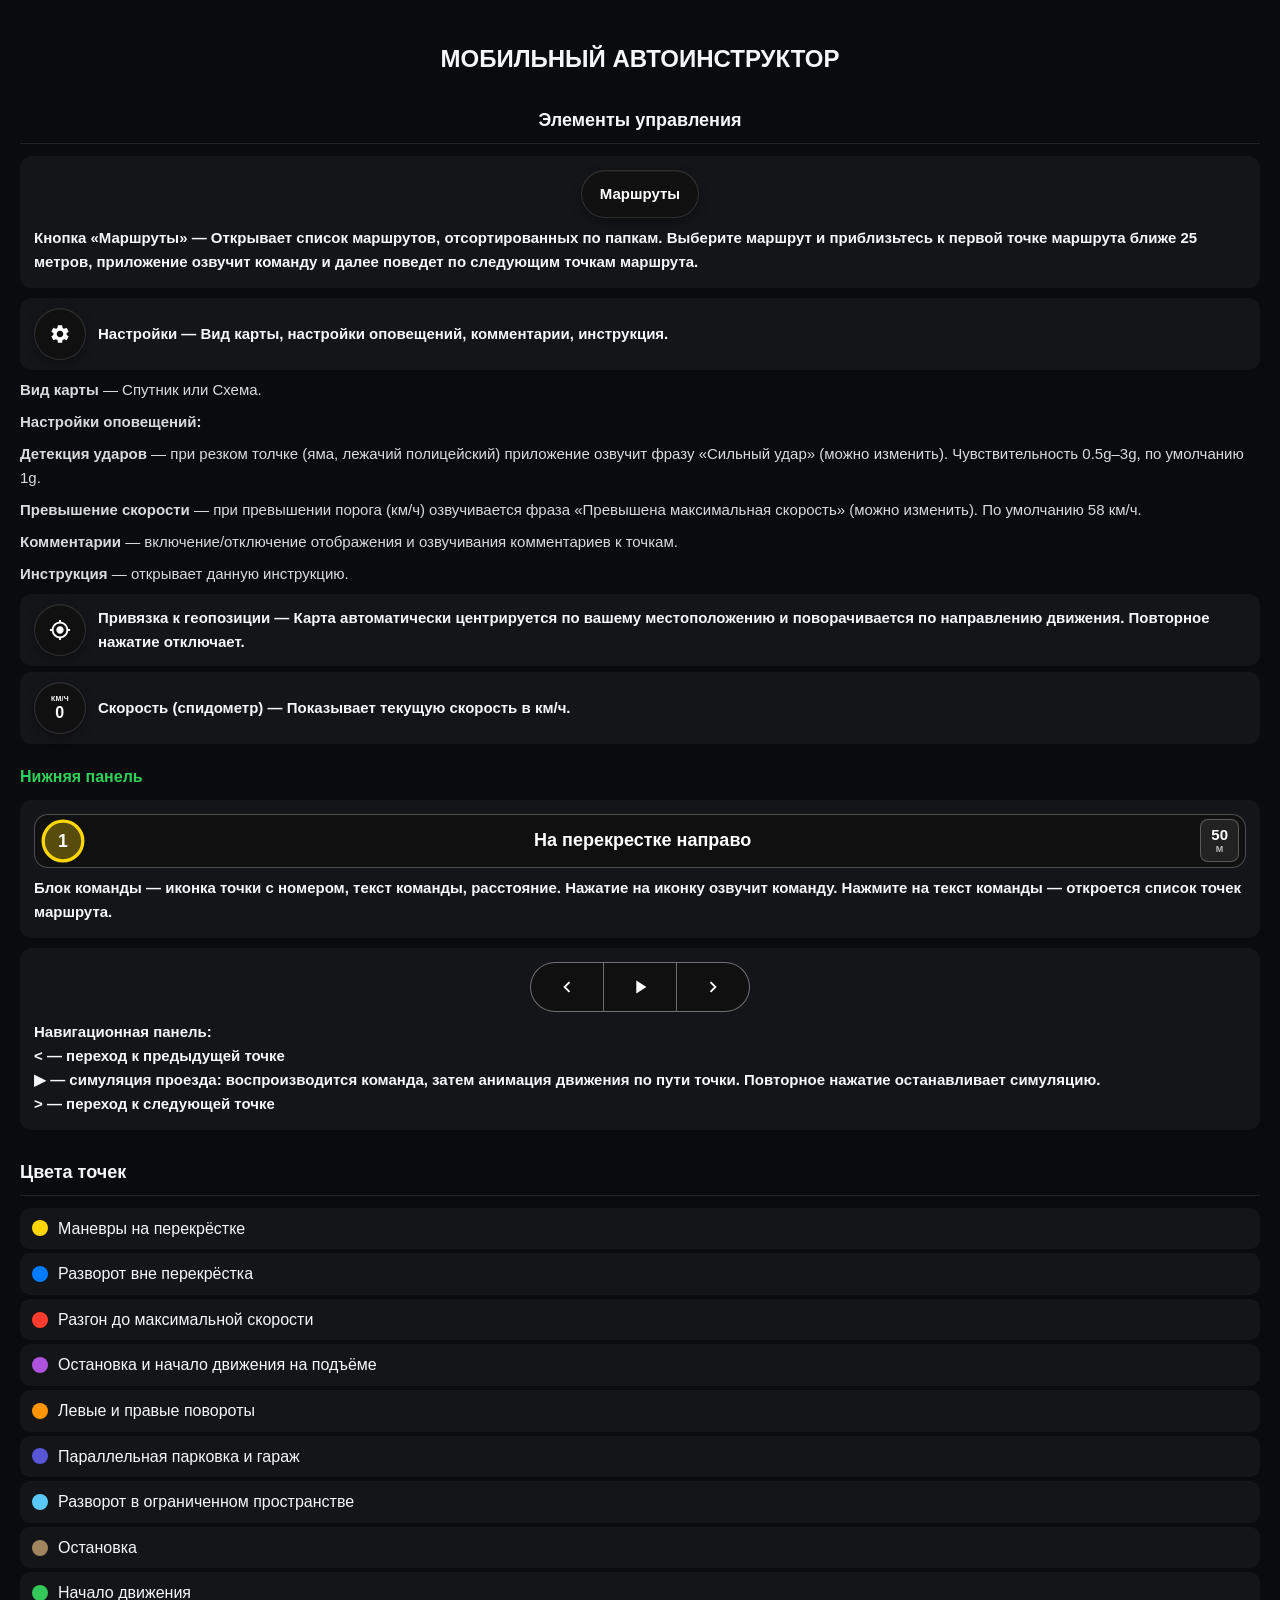
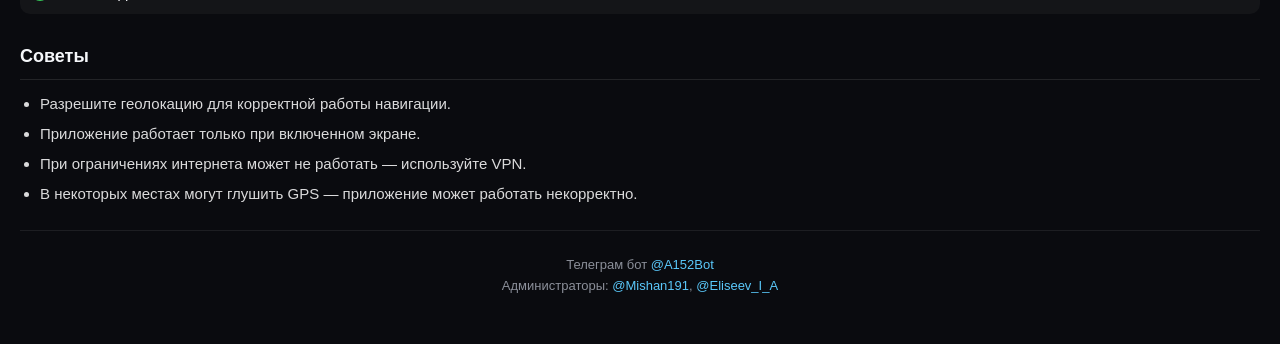
<file: instr.html>
<!DOCTYPE html>
<html lang="ru">
<head>
    <meta charset="utf-8">
    <meta name="viewport" content="width=device-width, initial-scale=1, maximum-scale=1, user-scalable=no">
    <title>Инструкция — Навигатор</title>
    <style>
        * { margin: 0; padding: 0; box-sizing: border-box; }
        body {
            font-family: -apple-system, BlinkMacSystemFont, 'Segoe UI', Roboto, Helvetica, Arial, sans-serif;
            background: #0a0b0f;
            color: #f5f7fa;
            line-height: 1.6;
            padding: 20px;
            padding-bottom: 40px;
            -webkit-font-smoothing: antialiased;
        }
        h1 { font-size: 24px; font-weight: 700; text-align: center; margin: 20px 0 8px; }
        .subtitle { text-align: center; color: #8b8f99; font-size: 14px; margin-bottom: 24px; }
        h2 {
            font-size: 18px; font-weight: 700; margin: 28px 0 12px;
            padding-bottom: 8px;
            border-bottom: 1px solid rgba(255,255,255,0.1);
        }
        h3 { font-size: 16px; font-weight: 600; margin: 20px 0 8px; color: #30D158; }
        p { margin: 8px 0; font-size: 15px; color: rgba(255,255,255,0.85); }
        ul { margin: 8px 0 8px 20px; }
        li { margin: 6px 0; font-size: 15px; color: rgba(255,255,255,0.85); }
        .badge {
            display: inline-block;
            padding: 2px 10px;
            border-radius: 10px;
            font-size: 13px;
            font-weight: 600;
        }
        .badge-green { background: rgba(48,209,88,0.2); color: #30D158; }
        .badge-blue { background: rgba(0,122,255,0.2); color: #5AC8FA; }
        .badge-gray { background: rgba(139,143,153,0.2); color: #8b8f99; }
        .color-row {
            display: flex; align-items: center; gap: 10px;
            padding: 8px 12px;
            background: rgba(255,255,255,0.04);
            border-radius: 10px;
            margin: 4px 0;
        }
        .swatch {
            width: 16px; height: 16px; border-radius: 50%; flex-shrink: 0;
        }
        hr {
            border: none;
            border-top: 1px solid rgba(255,255,255,0.08);
            margin: 24px 0;
        }
        kbd {
            background: rgba(255,255,255,0.1);
            border: 0.5px solid rgba(255,255,255,0.15);
            border-radius: 6px;
            padding: 2px 8px;
            font-size: 13px;
            font-family: inherit;
        }
        .icon-row {
            display: flex; align-items: center; gap: 12px;
            padding: 10px 14px;
            background: rgba(255,255,255,0.04);
            border-radius: 12px;
            margin: 6px 0;
        }
        .icon-row .icon { font-size: 22px; width: 36px; text-align: center; flex-shrink: 0; }
        .icon-row .desc { flex: 1; }
        .icon-row .label { font-weight: 600; font-size: 15px; }
        .icon-row .hint { font-size: 13px; color: #8b8f99; margin-top: 2px; }
        .tip {
            background: rgba(48,209,88,0.08);
            border-left: 3px solid #30D158;
            padding: 12px 16px;
            border-radius: 0 10px 10px 0;
            margin: 12px 0;
            font-size: 14px;
        }
        .tip strong { color: #30D158; }
    </style>
</head>
<body>
<style>
.icon-row {
    display: flex; align-items: center; gap: 12px;
    padding: 10px 14px;
    background: rgba(255,255,255,0.04);
    border-radius: 12px;
    margin: 6px 0;
}
.icon-row .icon {
    display: flex;
    align-items: center;
    justify-content: center;
    min-width: 52px;
    flex-shrink: 0;
}
.icon-row .desc { flex: 1; min-width: 0; }
.icon-row .label { font-weight: 600; font-size: 15px; }
.icon-row .hint { font-size: 13px; color: #8b8f99; margin-top: 2px; }

.icon-row-v {
    display: flex; flex-direction: column; align-items: center; gap: 8px;
    padding: 14px;
    background: rgba(255,255,255,0.04);
    border-radius: 12px;
    margin: 10px 0;
}
.icon-row-v .icon { display: flex; align-items: center; justify-content: center; }
.icon-row-v .desc { width: 100%; text-align: left; }
.icon-row-v .label { font-weight: 600; font-size: 15px; }
.subtitle { text-align: center; color: #8b8f99; font-size: 14px; margin-bottom: 24px; }
.badge {
    display: inline-block;
    padding: 2px 10px;
    border-radius: 10px;
    font-size: 13px;
    font-weight: 600;
}
.badge-green { background: rgba(48,209,88,0.2); color: #30D158; }
.badge-blue { background: rgba(0,122,255,0.2); color: #5AC8FA; }
.badge-gray { background: rgba(139,143,153,0.2); color: #8b8f99; }
.color-row {
    display: flex; align-items: center; gap: 10px;
    padding: 8px 12px;
    background: rgba(255,255,255,0.04);
    border-radius: 10px;
    margin: 4px 0;
}
.swatch { width: 16px; height: 16px; border-radius: 50%; flex-shrink: 0; }
.tip {
    background: rgba(48,209,88,0.08);
    border-left: 3px solid #30D158;
    padding: 12px 16px;
    border-radius: 0 10px 10px 0;
    margin: 12px 0;
    font-size: 14px;
}
.tip strong { color: #30D158; }
kbd {
    background: rgba(255,255,255,0.1);
    border: 0.5px solid rgba(255,255,255,0.15);
    border-radius: 6px;
    padding: 2px 8px;
    font-size: 13px;
    font-family: inherit;
}
.btn-replica {
    display: inline-flex;
    align-items: center;
    justify-content: center;
    width: 52px;
    height: 52px;
    border-radius: 50%;
    background: rgba(15, 15, 15, 0.8);
    border: 0.5px solid rgba(255, 255, 255, 0.12);
    box-shadow: 0 4px 12px rgba(0, 0, 0, 0.3), inset 0 0.5px 0 rgba(255, 255, 255, 0.1);
    flex-shrink: 0;
    color: #fff;
    box-sizing: border-box;
}
.btn-replica svg {
    fill: currentColor;
    width: 22px;
    height: 22px;
}
.btn-replica-text {
    font-size: 13px;
    font-weight: 700;
    letter-spacing: 0.5px;
}
.btn-replica-pill {
    border-radius: 100px;
    width: auto;
    padding: 0 18px;
    font-size: 15px;
    font-weight: 700;
    height: 48px;
    gap: 8px;
    white-space: nowrap;
}
.btn-replica-arrow {
    border-radius: 14px;
    width: 52px;
    height: 52px;
}
.btn-replica-arrow svg {
    width: 28px;
    height: 28px;
}
.btn-replica-speed {
    flex-direction: column;
    gap: 2px;
    line-height: 1.1;
    font-size: 8px;
    font-weight: 600;
    letter-spacing: 0.5px;
}
.btn-replica-speed .speed-val {
    font-size: 16px;
    font-weight: 800;
}
.btn-replica-hud {
    border-radius: 14px;
    width: auto;
    height: 52px;
    padding: 0;
    overflow: hidden;
    display: inline-flex;
    align-items: stretch;
    gap: 0;
    border: 0.5px solid rgba(255,255,255,0.25);
}
.btn-replica-hud .hud-idx {
    background: rgba(255,255,255,0.15);
    border-right: 0.5px solid rgba(255,255,255,0.2);
    padding: 0 12px;
    display: flex;
    align-items: center;
    font-size: 14px;
    font-weight: 600;
    white-space: nowrap;
}
.btn-replica-hud .hud-txt {
    flex: 1;
    padding: 0 14px;
    font-size: 15px;
    font-weight: 600;
    white-space: nowrap;
    display: flex;
    align-items: center;
    justify-content: center;
}
.btn-replica-hud .hud-dist {
    background: rgba(255,255,255,0.15);
    border-left: 0.5px solid rgba(255,255,255,0.2);
    padding: 0 12px;
    display: flex;
    align-items: center;
    font-size: 14px;
    font-weight: 700;
    white-space: nowrap;
}
.btn-replica-action {
    border-radius: 14px;
    width: auto;
    height: auto;
    padding: 12px 16px;
    font-size: 15px;
    font-weight: 700;
    gap: 8px;
    white-space: nowrap;
    display: inline-flex;
    align-items: center;
}
.btn-replica-action svg {
    width: 16px;
    height: 16px;
}
.btn-replica-green {
    background: linear-gradient(180deg, rgba(52,199,89,0.9), rgba(40,160,70,0.85));
}
.btn-replica-danger {
    background: rgba(255,80,80,0.8);
}
.btn-replica-select {
    border-radius: 12px;
    width: auto;
    height: 52px;
    padding: 0 16px;
    font-size: 15px;
    font-weight: 600;
    white-space: nowrap;
    border: 1px solid rgba(255,255,255,0.25);
    box-shadow: 0 2px 8px rgba(0,0,0,0.2), inset 0 0.5px 0 rgba(255,255,255,0.15);
}
.btn-replica-small {
    width: 32px;
    height: 32px;
}
.btn-replica-small svg {
    width: 14px;
    height: 14px;
}
</style>
    <h1 style="text-align:center">МОБИЛЬНЫЙ АВТОИНСТРУКТОР</h1>

    <h2 style="text-align:center">Элементы управления</h2>

    <div class="icon-row icon-row-v">
        <div class="icon"><span class="btn-replica btn-replica-pill">Маршруты</span></div>
        <div class="desc">
            <div class="label">Кнопка «Маршруты» — Открывает список маршрутов, отсортированных по папкам. Выберите маршрут и приблизьтесь к первой точке маршрута ближе 25 метров, приложение озвучит команду и далее поведет по следующим точкам маршрута.</div>
        </div>
    </div>

    <div class="icon-row">
        <div class="icon"><span class="btn-replica"><svg viewBox="0 0 24 24"><path d="M19.14 12.94c.04-.3.06-.61.06-.94 0-.32-.02-.64-.07-.94l2.03-1.58a.49.49 0 00.12-.61l-1.92-3.32a.488.488 0 00-.59-.22l-2.39.96c-.5-.38-1.03-.7-1.62-.94l-.36-2.54a.484.484 0 00-.48-.41h-3.84c-.24 0-.43.17-.47.41l-.36 2.54c-.59.24-1.13.57-1.62.94l-2.39-.96c-.22-.08-.47 0-.59.22L2.74 8.87c-.12.21-.08.47.12.61l2.03 1.58c-.05.3-.07.62-.07.94s.02.64.07.94l-2.03 1.58a.49.49 0 00-.12.61l1.92 3.32c.12.22.37.29.59.22l2.39-.96c.5.38 1.03.7 1.62.94l.36 2.54c.05.24.24.41.48.41h3.84c.24 0 .44-.17.47-.41l.36-2.54c.59-.24 1.13-.56 1.62-.94l2.39.96c.22.08.47 0 .59-.22l1.92-3.32c.12-.22.07-.47-.12-.61l-2.01-1.58zM12 15.6c-1.98 0-3.6-1.62-3.6-3.6s1.62-3.6 3.6-3.6 3.6 1.62 3.6 3.6-1.62 3.6-3.6 3.6z"/></svg></span></div>
        <div class="desc">
            <div class="label">Настройки — Вид карты, настройки оповещений, комментарии, инструкция.</div>
        </div>
    </div>

    <p><strong>Вид карты</strong> — Спутник или Схема.</p>
    <p><strong>Настройки оповещений:</strong></p>
<p><strong>Детекция ударов</strong> — при резком толчке (яма, лежачий полицейский) приложение озвучит фразу «Сильный удар» (можно изменить). Чувствительность 0.5g–3g, по умолчанию 1g.</p>
    <p><strong>Превышение скорости</strong> — при превышении порога (км/ч) озвучивается фраза «Превышена максимальная скорость» (можно изменить). По умолчанию 58 км/ч.</p>
    <p><strong>Комментарии</strong> — включение/отключение отображения и озвучивания комментариев к точкам.</p>
    <p><strong>Инструкция</strong> — открывает данную инструкцию.</p>

    <div class="icon-row">
        <div class="icon"><span class="btn-replica"><svg viewBox="0 0 24 24"><path d="M12 8c-2.21 0-4 1.79-4 4s1.79 4 4 4 4-1.79 4-4-1.79-4-4-4zm8.94 3c-.46-4.17-3.77-7.48-7.94-7.94V1h-2v2.06C6.83 3.52 3.52 6.83 3.06 11H1v2h2.06c.46 4.17 3.77 7.48 7.94 7.94V23h2v-2.06c4.17-.46 7.48-3.77 7.94-7.94H23v-2h-2.06zM12 19c-3.87 0-7-3.13-7-7s3.13-7 7-7 7 3.13 7 7-3.13 7-7 7z"/></svg></span></div>
        <div class="desc">
            <div class="label">Привязка к геопозиции — Карта автоматически центрируется по вашему местоположению и поворачивается по направлению движения. Повторное нажатие отключает.</div>
        </div>
    </div>

    <div class="icon-row">
        <div class="icon"><span class="btn-replica btn-replica-speed"><span style="font-size:7px;font-weight:600;letter-spacing:0.3px;line-height:1;">КМ/Ч</span><span class="speed-val">0</span></span></div>
        <div class="desc">
            <div class="label">Скорость (спидометр) — Показывает текущую скорость в км/ч.</div>
        </div>
    </div>

    <h3>Нижняя панель</h3>
    <div class="icon-row icon-row-v">
        <div class="icon" style="flex-direction:column;gap:4px;min-width:unset;width:100%;">
            <div style="display:flex;align-items:center;gap:10px;width:100%;padding:4px 6px;min-height:52px;border-radius:14px;background:rgba(15,15,15,0.75);border:1px solid rgba(255,255,255,0.25);box-sizing:border-box;">
                <svg width="44" height="44" viewBox="0 0 20 20"><circle cx="10" cy="10" r="9" fill="#FFD700" opacity="0.3"/><circle cx="10" cy="10" r="9" fill="none" stroke="#FFD700" stroke-width="1.5"/><text x="10" y="10.5" font-size="8" font-family="Arial" font-weight="900" text-anchor="middle" dominant-baseline="middle" fill="#fff">1</text></svg>
                <span style="flex:1;font-size:18px;font-weight:700;color:#fff;line-height:1.2;">На перекрестке направо</span>
                <span style="display:inline-flex;flex-direction:column;align-items:center;line-height:1.2;flex-shrink:0;font-weight:700;padding:6px 10px;border:1px solid rgba(255,255,255,0.25);border-radius:8px;background:rgba(255,255,255,0.08);font-size:15px;color:#fff;">50<span style="font-size:9px;font-weight:600;opacity:0.7;text-transform:uppercase;letter-spacing:0.5px;">м</span></span>
            </div>
        </div>
        <div class="desc">
            <div class="label">Блок команды — иконка точки с номером, текст команды, расстояние. Нажатие на иконку озвучит команду. Нажмите на текст команды — откроется список точек маршрута.</div>
        </div>
    </div>

    <div class="icon-row icon-row-v">
        <div class="icon" style="flex-direction:column;gap:6px;min-width:unset;width:100%;">
            <div style="display:flex;align-items:center;gap:0;width:100%;max-width:220px;border-radius:100px;background:rgba(15,15,15,0.75);border:1px solid rgba(255,255,255,0.4);overflow:hidden;">
                <div style="flex:1;display:flex;align-items:center;justify-content:center;padding:12px 0;"><svg viewBox="0 0 24 24" width="22" height="22" fill="#fff"><path d="M15.41 7.41L14 6l-6 6 6 6 1.41-1.41L10.83 12z"/></svg></div>
                <div style="width:1px;min-height:48px;background:rgba(255,255,255,0.4);flex-shrink:0;"></div>
                <div style="flex:1;display:flex;align-items:center;justify-content:center;padding:12px 0;"><svg viewBox="0 0 24 24" width="22" height="22" fill="#fff"><path d="M8 5v14l11-7z"/></svg></div>
                <div style="width:1px;min-height:48px;background:rgba(255,255,255,0.4);flex-shrink:0;"></div>
                <div style="flex:1;display:flex;align-items:center;justify-content:center;padding:12px 0;"><svg viewBox="0 0 24 24" width="22" height="22" fill="#fff"><path d="M10 6L8.59 7.41 13.17 12l-4.58 4.59L10 18l6-6z"/></svg></div>
            </div>
        </div>
        <div class="desc">
            <div class="label">Навигационная панель:<br>
&lt; — переход к предыдущей точке<br>
▶ — симуляция проезда: воспроизводится команда, затем анимация движения по пути точки. Повторное нажатие останавливает симуляцию.<br>
&gt; — переход к следующей точке</div>
        </div>
    </div>

    <h2>Цвета точек</h2>
    <div class="color-row"><div class="swatch" style="background:#FFD700"></div> <span>Маневры на перекрёстке</span></div>
    <div class="color-row"><div class="swatch" style="background:#007AFF"></div> <span>Разворот вне перекрёстка</span></div>
    <div class="color-row"><div class="swatch" style="background:#FF3B30"></div> <span>Разгон до максимальной скорости</span></div>
    <div class="color-row"><div class="swatch" style="background:#AF52DE"></div> <span>Остановка и начало движения на подъёме</span></div>
    <div class="color-row"><div class="swatch" style="background:#FF9500"></div> <span>Левые и правые повороты</span></div>
    <div class="color-row"><div class="swatch" style="background:#5856D6"></div> <span>Параллельная парковка и гараж</span></div>
    <div class="color-row"><div class="swatch" style="background:#5AC8FA"></div> <span>Разворот в ограниченном пространстве</span></div>
    <div class="color-row"><div class="swatch" style="background:#A2845E"></div> <span>Остановка</span></div>
    <div class="color-row"><div class="swatch" style="background:#34C759"></div> <span>Начало движения</span></div>

    <h2>Советы</h2>
    <ul>
        <li>Разрешите геолокацию для корректной работы навигации.</li>
        <li>Приложение работает только при включенном экране.</li>
        <li>При ограничениях интернета может не работать — используйте VPN.</li>
        <li>В некоторых местах могут глушить GPS — приложение может работать некорректно.</li>
        
    </ul>

    <hr>
    <p style="text-align:center; color:#8b8f99; font-size:13px;">
        Телеграм бот <a href="https://t.me/A152Bot" style="color:#5AC8FA; text-decoration:none;">@A152Bot</a><br>
        Администраторы: <a href="https://t.me/Mishan191" style="color:#5AC8FA; text-decoration:none;">@Mishan191</a>, <a href="https://t.me/Eliseev_I_A" style="color:#5AC8FA; text-decoration:none;">@Eliseev_I_A</a>
    </p>
</body>
</html>
</file>
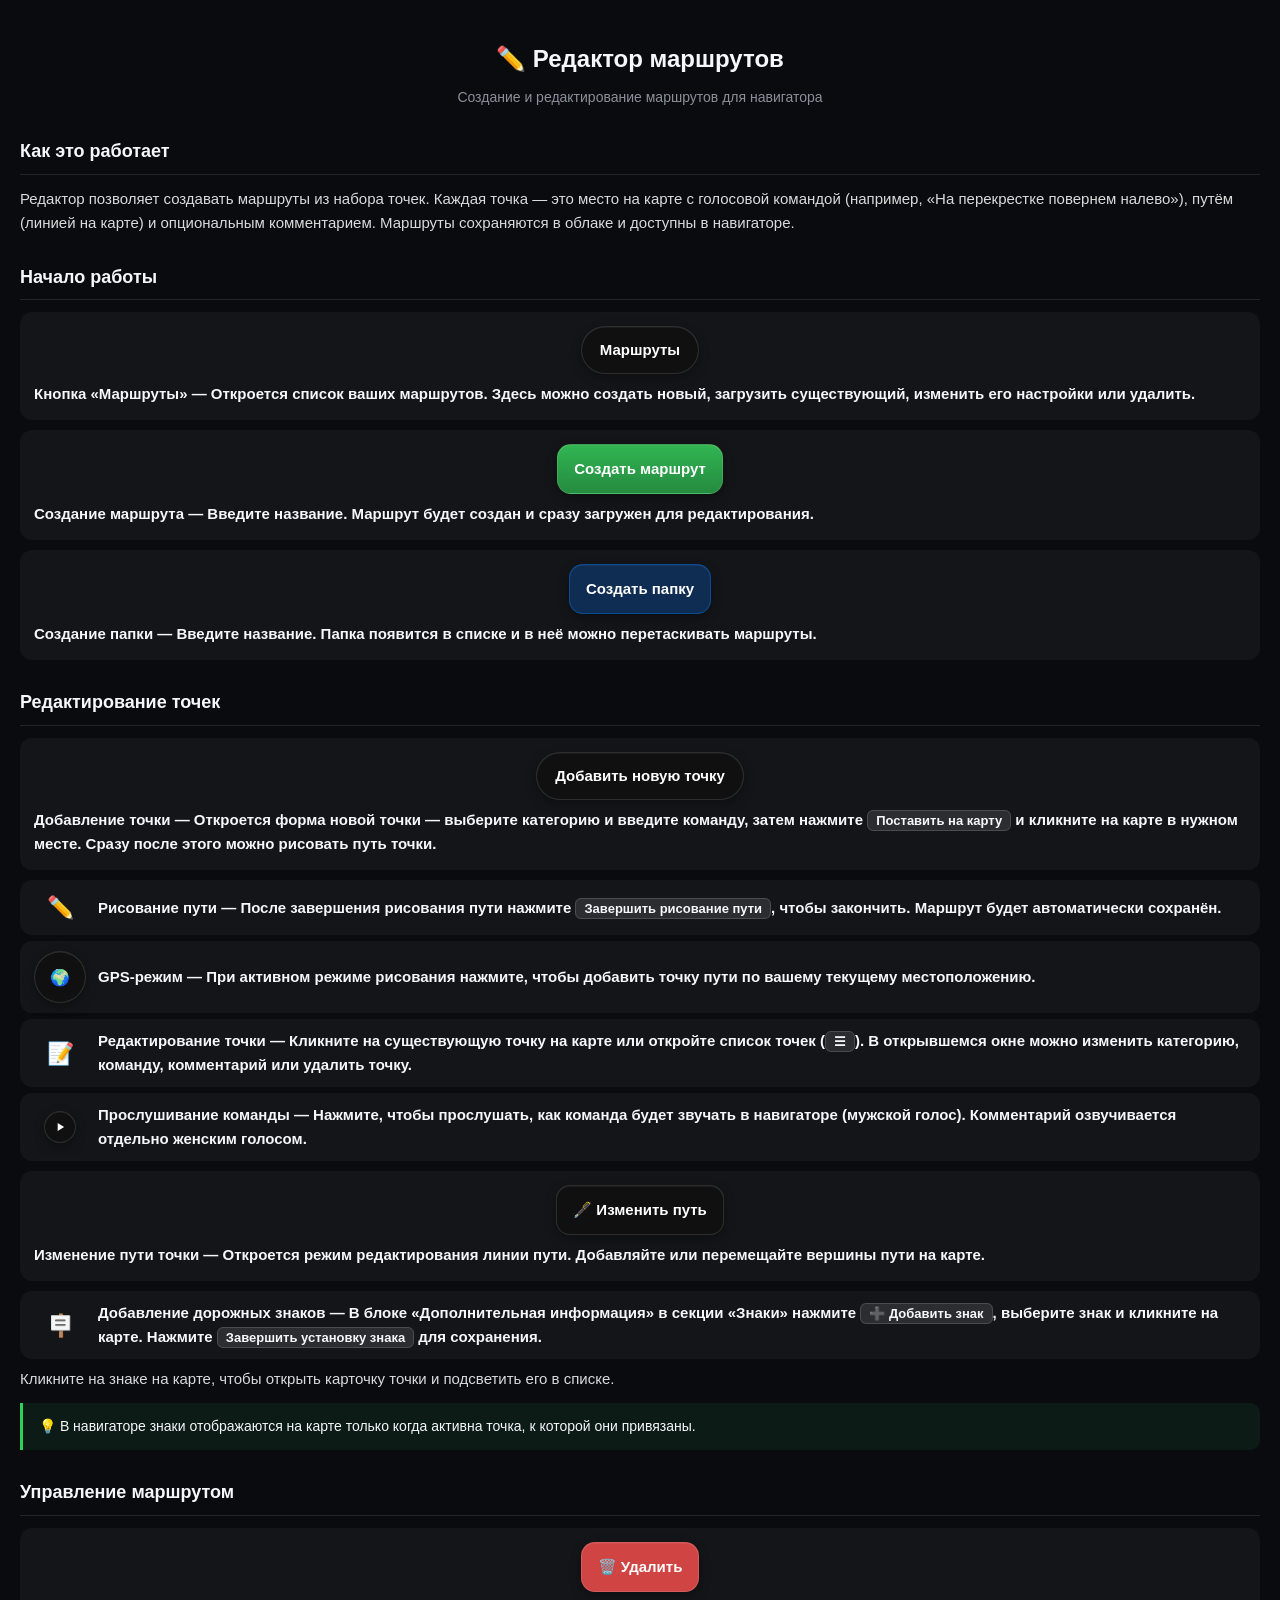
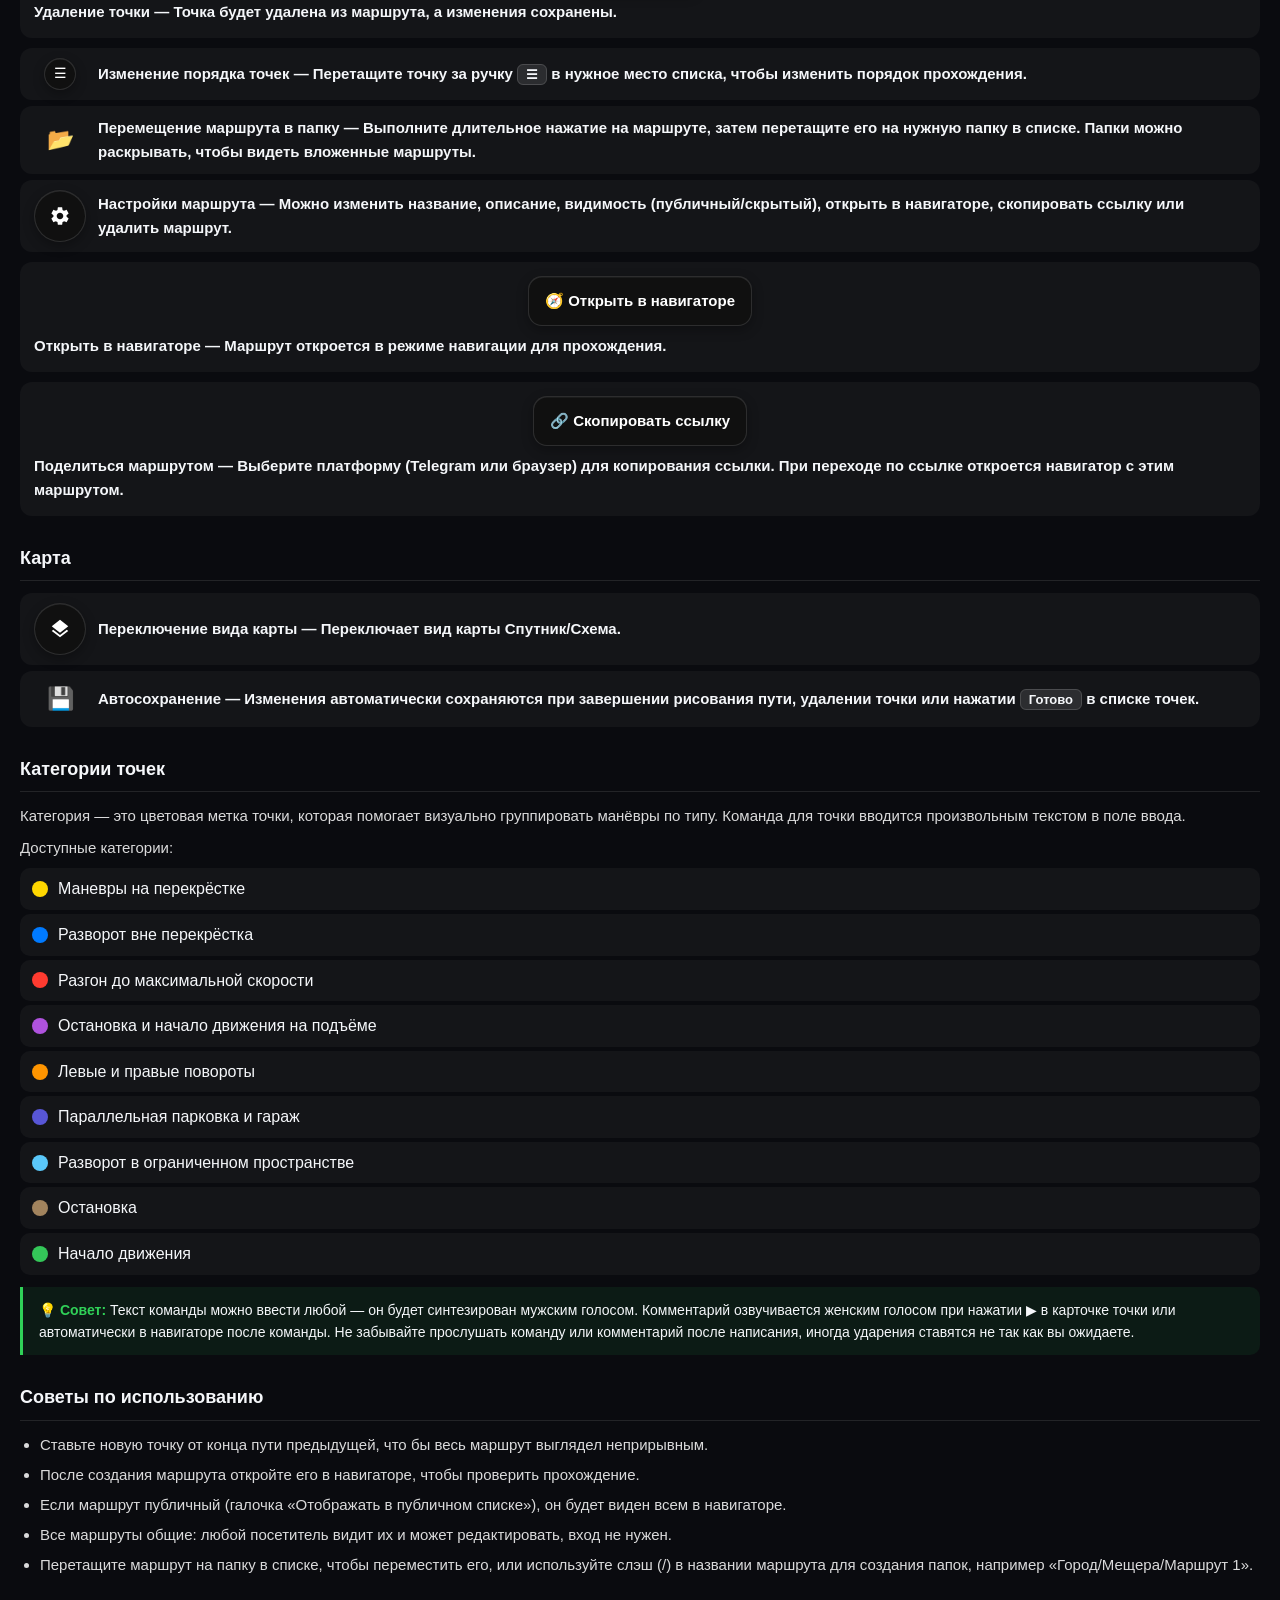
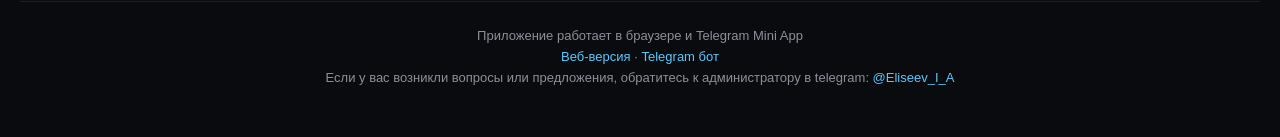
<file: instr_editor.html>
<!DOCTYPE html>
<html lang="ru">
<head>
    <meta charset="utf-8">
    <meta name="viewport" content="width=device-width, initial-scale=1, maximum-scale=1, user-scalable=no">
    <title>Инструкция — Редактор маршрутов</title>
    <style>
        * { margin: 0; padding: 0; box-sizing: border-box; }
        body {
            font-family: -apple-system, BlinkMacSystemFont, 'Segoe UI', Roboto, Helvetica, Arial, sans-serif;
            background: #0a0b0f;
            color: #f5f7fa;
            line-height: 1.6;
            padding: 20px;
            padding-bottom: 40px;
            -webkit-font-smoothing: antialiased;
        }
        h1 { font-size: 24px; font-weight: 700; text-align: center; margin: 20px 0 8px; }
        .subtitle { text-align: center; color: #8b8f99; font-size: 14px; margin-bottom: 24px; }
        h2 {
            font-size: 18px; font-weight: 700; margin: 28px 0 12px;
            padding-bottom: 8px;
            border-bottom: 1px solid rgba(255,255,255,0.1);
        }
        h3 { font-size: 16px; font-weight: 600; margin: 20px 0 8px; color: #30D158; }
        p { margin: 8px 0; font-size: 15px; color: rgba(255,255,255,0.85); }
        ul { margin: 8px 0 8px 20px; }
        li { margin: 6px 0; font-size: 15px; color: rgba(255,255,255,0.85); }
        .icon-row {
            display: flex; align-items: center; gap: 12px;
            padding: 10px 14px;
            background: rgba(255,255,255,0.04);
            border-radius: 12px;
            margin: 6px 0;
        }
        .icon-row .icon { font-size: 22px; width: 36px; text-align: center; flex-shrink: 0; }
        .icon-row .desc { flex: 1; }
        .icon-row .label { font-weight: 600; font-size: 15px; }
        .icon-row .hint { font-size: 13px; color: #8b8f99; margin-top: 2px; }
        .color-row {
            display: flex; align-items: center; gap: 10px;
            padding: 8px 12px;
            background: rgba(255,255,255,0.04);
            border-radius: 10px;
            margin: 4px 0;
        }
        .swatch { width: 16px; height: 16px; border-radius: 50%; flex-shrink: 0; }

        hr {
            border: none;
            border-top: 1px solid rgba(255,255,255,0.08);
            margin: 24px 0;
        }
        kbd {
            background: rgba(255,255,255,0.1);
            border: 0.5px solid rgba(255,255,255,0.15);
            border-radius: 6px;
            padding: 2px 8px;
            font-size: 13px;
            font-family: inherit;
        }
        .tip {
            background: rgba(48,209,88,0.08);
            border-left: 3px solid #30D158;
            padding: 12px 16px;
            border-radius: 0 10px 10px 0;
            margin: 12px 0;
            font-size: 14px;
        }
        .tip strong { color: #30D158; }
    </style>
</head>
<body>
<style>
.icon-row {
    display: flex; align-items: center; gap: 12px;
    padding: 10px 14px;
    background: rgba(255,255,255,0.04);
    border-radius: 12px;
    margin: 6px 0;
}
.icon-row .icon {
    display: flex;
    align-items: center;
    justify-content: center;
    min-width: 52px;
    flex-shrink: 0;
}
.icon-row .desc { flex: 1; min-width: 0; }
.icon-row .label { font-weight: 600; font-size: 15px; }
.icon-row .hint { font-size: 13px; color: #8b8f99; margin-top: 2px; }

.icon-row-v {
    display: flex; flex-direction: column; align-items: center; gap: 8px;
    padding: 14px;
    background: rgba(255,255,255,0.04);
    border-radius: 12px;
    margin: 10px 0;
}
.icon-row-v .icon { display: flex; align-items: center; justify-content: center; }
.icon-row-v .desc { width: 100%; text-align: left; }
.icon-row-v .label { font-weight: 600; font-size: 15px; }
.subtitle { text-align: center; color: #8b8f99; font-size: 14px; margin-bottom: 24px; }
.badge {
    display: inline-block;
    padding: 2px 10px;
    border-radius: 10px;
    font-size: 13px;
    font-weight: 600;
}
.badge-green { background: rgba(48,209,88,0.2); color: #30D158; }
.badge-blue { background: rgba(0,122,255,0.2); color: #5AC8FA; }
.badge-gray { background: rgba(139,143,153,0.2); color: #8b8f99; }
.color-row {
    display: flex; align-items: center; gap: 10px;
    padding: 8px 12px;
    background: rgba(255,255,255,0.04);
    border-radius: 10px;
    margin: 4px 0;
}
.swatch { width: 16px; height: 16px; border-radius: 50%; flex-shrink: 0; }
.tip {
    background: rgba(48,209,88,0.08);
    border-left: 3px solid #30D158;
    padding: 12px 16px;
    border-radius: 0 10px 10px 0;
    margin: 12px 0;
    font-size: 14px;
}
.tip strong { color: #30D158; }
kbd {
    background: rgba(255,255,255,0.1);
    border: 0.5px solid rgba(255,255,255,0.15);
    border-radius: 6px;
    padding: 2px 8px;
    font-size: 13px;
    font-family: inherit;
}
.btn-replica {
    display: inline-flex;
    align-items: center;
    justify-content: center;
    width: 52px;
    height: 52px;
    border-radius: 50%;
    background: rgba(15, 15, 15, 0.8);
    border: 0.5px solid rgba(255, 255, 255, 0.12);
    box-shadow: 0 4px 12px rgba(0, 0, 0, 0.3), inset 0 0.5px 0 rgba(255, 255, 255, 0.1);
    flex-shrink: 0;
    color: #fff;
    box-sizing: border-box;
}
.btn-replica svg {
    fill: currentColor;
    width: 22px;
    height: 22px;
}
.btn-replica-text {
    font-size: 13px;
    font-weight: 700;
    letter-spacing: 0.5px;
}
.btn-replica-pill {
    border-radius: 100px;
    width: auto;
    padding: 0 18px;
    font-size: 15px;
    font-weight: 700;
    height: 48px;
    gap: 8px;
    white-space: nowrap;
}
.btn-replica-arrow {
    border-radius: 14px;
    width: 52px;
    height: 52px;
}
.btn-replica-arrow svg {
    width: 28px;
    height: 28px;
}
.btn-replica-speed {
    flex-direction: column;
    gap: 2px;
    line-height: 1.1;
    font-size: 8px;
    font-weight: 600;
    letter-spacing: 0.5px;
}
.btn-replica-speed .speed-val {
    font-size: 16px;
    font-weight: 800;
}
.btn-replica-hud {
    border-radius: 14px;
    width: auto;
    height: 52px;
    padding: 0;
    overflow: hidden;
    display: inline-flex;
    align-items: stretch;
    gap: 0;
    border: 0.5px solid rgba(255,255,255,0.25);
}
.btn-replica-hud .hud-idx {
    background: rgba(255,255,255,0.15);
    border-right: 0.5px solid rgba(255,255,255,0.2);
    padding: 0 12px;
    display: flex;
    align-items: center;
    font-size: 14px;
    font-weight: 600;
    white-space: nowrap;
}
.btn-replica-hud .hud-txt {
    flex: 1;
    padding: 0 14px;
    font-size: 15px;
    font-weight: 600;
    white-space: nowrap;
    display: flex;
    align-items: center;
    justify-content: center;
}
.btn-replica-hud .hud-dist {
    background: rgba(255,255,255,0.15);
    border-left: 0.5px solid rgba(255,255,255,0.2);
    padding: 0 12px;
    display: flex;
    align-items: center;
    font-size: 14px;
    font-weight: 700;
    white-space: nowrap;
}
.btn-replica-action {
    border-radius: 14px;
    width: auto;
    height: auto;
    padding: 12px 16px;
    font-size: 15px;
    font-weight: 700;
    gap: 8px;
    white-space: nowrap;
    display: inline-flex;
    align-items: center;
}
.btn-replica-action svg {
    width: 16px;
    height: 16px;
}
.btn-replica-green {
    background: linear-gradient(180deg, rgba(52,199,89,0.9), rgba(40,160,70,0.85));
}
.btn-replica-danger {
    background: rgba(255,80,80,0.8);
}
.btn-replica-select {
    border-radius: 12px;
    width: auto;
    height: 52px;
    padding: 0 16px;
    font-size: 15px;
    font-weight: 600;
    white-space: nowrap;
    border: 1px solid rgba(255,255,255,0.25);
    box-shadow: 0 2px 8px rgba(0,0,0,0.2), inset 0 0.5px 0 rgba(255,255,255,0.15);
}
.btn-replica-small {
    width: 32px;
    height: 32px;
}
.btn-replica-small svg {
    width: 14px;
    height: 14px;
}
</style>
    <h1>✏️ Редактор маршрутов</h1>
    <p class="subtitle">Создание и редактирование маршрутов для навигатора</p>

    <h2>Как это работает</h2>
    <p>Редактор позволяет создавать маршруты из набора точек. Каждая точка — это место на карте с голосовой командой (например, «На перекрестке повернем налево»), путём (линией на карте) и опциональным комментарием. Маршруты сохраняются в облаке и доступны в навигаторе.</p>

    <h2>Начало работы</h2>

    <div class="icon-row icon-row-v">
        <div class="icon"><span class="btn-replica btn-replica-pill">Маршруты</span></div>
        <div class="desc">
            <div class="label">Кнопка «Маршруты» — Откроется список ваших маршрутов. Здесь можно создать новый, загрузить существующий, изменить его настройки или удалить.</div>
        </div>
    </div>

    <div class="icon-row icon-row-v">
        <div class="icon"><span class="btn-replica btn-replica-action btn-replica-green">Создать маршрут</span></div>
        <div class="desc">
            <div class="label">Создание маршрута — Введите название. Маршрут будет создан и сразу загружен для редактирования.</div>
        </div>
    </div>

    <div class="icon-row icon-row-v">
        <div class="icon"><span class="btn-replica btn-replica-action" style="background:rgba(0,122,255,0.25);border-color:rgba(0,122,255,0.4);">Создать папку</span></div>
        <div class="desc">
            <div class="label">Создание папки — Введите название. Папка появится в списке и в неё можно перетаскивать маршруты.</div>
        </div>
    </div>

    <h2>Редактирование точек</h2>

    <div class="icon-row icon-row-v">
        <div class="icon"><span class="btn-replica btn-replica-pill">Добавить новую точку</span></div>
        <div class="desc">
            <div class="label">Добавление точки — Откроется форма новой точки — выберите категорию и введите команду, затем нажмите <kbd>Поставить на карту</kbd> и кликните на карте в нужном месте. Сразу после этого можно рисовать путь точки.</div>
        </div>
    </div>

    <div class="icon-row">
        <div class="icon">✏️</div>
        <div class="desc">
            <div class="label">Рисование пути — После завершения рисования пути нажмите <kbd>Завершить рисование пути</kbd>, чтобы закончить. Маршрут будет автоматически сохранён.</div>
        </div>
    </div>

    <div class="icon-row">
        <div class="icon"><span class="btn-replica" style="font-size:16px;">🌍</span></div>
        <div class="desc">
            <div class="label">GPS-режим — При активном режиме рисования нажмите, чтобы добавить точку пути по вашему текущему местоположению.</div>
        </div>
    </div>

    <div class="icon-row">
        <div class="icon">📝</div>
        <div class="desc">
            <div class="label">Редактирование точки — Кликните на существующую точку на карте или откройте список точек (<kbd>☰</kbd>). В открывшемся окне можно изменить категорию, команду, комментарий или удалить точку.</div>
        </div>
    </div>

    <div class="icon-row">
        <div class="icon"><span class="btn-replica btn-replica-small"><svg viewBox="0 0 24 24"><path d="M8 5v14l11-7z"/></svg></span></div>
        <div class="desc">
            <div class="label">Прослушивание команды — Нажмите, чтобы прослушать, как команда будет звучать в навигаторе (мужской голос). Комментарий озвучивается отдельно женским голосом.</div>
        </div>
    </div>

    <div class="icon-row icon-row-v">
        <div class="icon"><span class="btn-replica btn-replica-action">🖋️ Изменить путь</span></div>
        <div class="desc">
            <div class="label">Изменение пути точки — Откроется режим редактирования линии пути. Добавляйте или перемещайте вершины пути на карте.</div>
        </div>
    </div>

    <div class="icon-row">
        <div class="icon">🪧</div>
        <div class="desc">
            <div class="label">Добавление дорожных знаков — В блоке «Дополнительная информация» в секции «Знаки» нажмите <kbd>➕ Добавить знак</kbd>, выберите знак и кликните на карте. Нажмите <kbd>Завершить установку знака</kbd> для сохранения.</div>
        </div>
    </div>
    <p>Кликните на знаке на карте, чтобы открыть карточку точки и подсветить его в списке.</p>
    <div class="tip">
        💡 В навигаторе знаки отображаются на карте только когда активна точка, к которой они привязаны.
    </div>

    <h2>Управление маршрутом</h2>

    <div class="icon-row icon-row-v">
        <div class="icon"><span class="btn-replica btn-replica-action btn-replica-danger">🗑️ Удалить</span></div>
        <div class="desc">
            <div class="label">Удаление точки — Точка будет удалена из маршрута, а изменения сохранены.</div>
        </div>
    </div>

    <div class="icon-row">
        <div class="icon"><span class="btn-replica btn-replica-small" style="font-size:14px;cursor:grab;">☰</span></div>
        <div class="desc">
            <div class="label">Изменение порядка точек — Перетащите точку за ручку <kbd>☰</kbd> в нужное место списка, чтобы изменить порядок прохождения.</div>
        </div>
    </div>

    <div class="icon-row">
        <div class="icon">📂</div>
        <div class="desc">
            <div class="label">Перемещение маршрута в папку — Выполните длительное нажатие на маршруте, затем перетащите его на нужную папку в списке. Папки можно раскрывать, чтобы видеть вложенные маршруты.</div>
        </div>
    </div>

    <div class="icon-row">
        <div class="icon"><span class="btn-replica"><svg viewBox="0 0 24 24"><path d="M19.14,12.94c0.04-0.3,0.06-0.61,0.06-0.94c0-0.32-0.02-0.64-0.07-0.94l2.03-1.58c0.18-0.14,0.23-0.41,0.12-0.61 l-1.92-3.32c-0.12-0.22-0.37-0.29-0.59-0.22l-2.39,0.96c-0.5-0.38-1.03-0.7-1.62-0.94L14.4,2.81c-0.04-0.24-0.24-0.41-0.48-0.41 h-3.84c-0.24,0-0.43,0.17-0.47,0.41L9.25,5.35C8.66,5.59,8.12,5.92,7.63,6.29L5.24,5.33c-0.22-0.08-0.47,0-0.59,0.22L2.74,8.87 C2.62,9.08,2.66,9.34,2.86,9.48l2.03,1.58C4.84,11.36,4.8,11.69,4.8,12s0.02,0.64,0.07,0.94l-2.03,1.58 c-0.18,0.14-0.23,0.41-0.12,0.61l1.92,3.32c0.12,0.22,0.37,0.29,0.59,0.22l2.39-0.96c0.5,0.38,1.03,0.7,1.62,0.94l0.36,2.54 c0.05,0.24,0.24,0.41,0.48,0.41h3.84c0.24,0,0.44-0.17,0.47-0.41l0.36-2.54c0.59-0.24,1.13-0.56,1.62-0.94l2.39,0.96 c0.22,0.08,0.47,0,0.59-0.22l1.92-3.32c0.12-0.22,0.07-0.47-0.12-0.61L19.14,12.94z M12,15.6c-1.98,0-3.6-1.62-3.6-3.6 s1.62-3.6,3.6-3.6s3.6,1.62,3.6,3.6S13.98,15.6,12,15.6z"/></svg></span></div>
        <div class="desc">
            <div class="label">Настройки маршрута — Можно изменить название, описание, видимость (публичный/скрытый), открыть в навигаторе, скопировать ссылку или удалить маршрут.</div>
        </div>
    </div>

    <div class="icon-row icon-row-v">
        <div class="icon"><span class="btn-replica btn-replica-action">🧭 Открыть в навигаторе</span></div>
        <div class="desc">
            <div class="label">Открыть в навигаторе — Маршрут откроется в режиме навигации для прохождения.</div>
        </div>
    </div>

    <div class="icon-row icon-row-v">
        <div class="icon"><span class="btn-replica btn-replica-action">🔗 Скопировать ссылку</span></div>
        <div class="desc">
            <div class="label">Поделиться маршрутом — Выберите платформу (Telegram или браузер) для копирования ссылки. При переходе по ссылке откроется навигатор с этим маршрутом.</div>
        </div>
    </div>

    <h2>Карта</h2>
    <div class="icon-row">
        <div class="icon"><span class="btn-replica"><svg viewBox="0 0 24 24"><path d="M11.99 18.54l-7.37-5.73L3 14.07l9 7 9-7-1.63-1.27-7.38 5.74zM12 16l7.36-5.73L21 9l-9-7-9 7 1.63 1.27L12 16z"/></svg></span></div>
        <div class="desc">
            <div class="label">Переключение вида карты — Переключает вид карты Спутник/Схема.</div>
        </div>
    </div>

    <div class="icon-row">
        <div class="icon">💾</div>
        <div class="desc">
            <div class="label">Автосохранение — Изменения автоматически сохраняются при завершении рисования пути, удалении точки или нажатии <kbd>Готово</kbd> в списке точек.</div>
        </div>
    </div>

    <h2>Категории точек</h2>
    <p>Категория — это цветовая метка точки, которая помогает визуально группировать манёвры по типу. Команда для точки вводится произвольным текстом в поле ввода.</p>
    <p>Доступные категории:</p>

    <div class="color-row"><div class="swatch" style="background:#FFD700"></div> <span>Маневры на перекрёстке</span></div>
    <div class="color-row"><div class="swatch" style="background:#007AFF"></div> <span>Разворот вне перекрёстка</span></div>
    <div class="color-row"><div class="swatch" style="background:#FF3B30"></div> <span>Разгон до максимальной скорости</span></div>
    <div class="color-row"><div class="swatch" style="background:#AF52DE"></div> <span>Остановка и начало движения на подъёме</span></div>
    <div class="color-row"><div class="swatch" style="background:#FF9500"></div> <span>Левые и правые повороты</span></div>
    <div class="color-row"><div class="swatch" style="background:#5856D6"></div> <span>Параллельная парковка и гараж</span></div>
    <div class="color-row"><div class="swatch" style="background:#5AC8FA"></div> <span>Разворот в ограниченном пространстве</span></div>
    <div class="color-row"><div class="swatch" style="background:#A2845E"></div> <span>Остановка</span></div>
    <div class="color-row"><div class="swatch" style="background:#34C759"></div> <span>Начало движения</span></div>

    <div class="tip">
        <strong>💡 Совет:</strong> Текст команды можно ввести любой — он будет синтезирован мужским голосом. Комментарий озвучивается женским голосом при нажатии ▶ в карточке точки или автоматически в навигаторе после команды. Не забывайте прослушать команду или комментарий после написания, иногда ударения ставятся не так как вы ожидаете.
    </div>

    <h2>Советы по использованию</h2>
    <ul>
        <li>Ставьте новую точку от конца пути предыдущей, что бы весь маршрут выглядел неприрывным.</li>
        <li>После создания маршрута откройте его в навигаторе, чтобы проверить прохождение.</li>
        <li>Если маршрут публичный (галочка «Отображать в публичном списке»), он будет виден всем в навигаторе.</li>
        <li>Все маршруты общие: любой посетитель видит их и может редактировать, вход не нужен.</li>
        <li>Перетащите маршрут на папку в списке, чтобы переместить его, или используйте слэш (/) в названии маршрута для создания папок, например «Город/Мещера/Маршрут 1».</li>

    </ul>

    <hr>
    <p style="text-align:center; color:#8b8f99; font-size:13px;">
        Приложение работает в браузере и Telegram Mini App<br>
        <a href="https://avtoinstruktor.pages.dev/" style="color:#5AC8FA; text-decoration:none;">Веб-версия</a>
        · <a href="https://t.me/A152Bot" style="color:#5AC8FA; text-decoration:none;">Telegram бот</a><br>
        Если у вас возникли вопросы или предложения, обратитесь к администратору в telegram: <a href="https://t.me/Eliseev_I_A" style="color:#5AC8FA; text-decoration:none;">@Eliseev_I_A</a>
    </p>
</body>
</html>
</file>
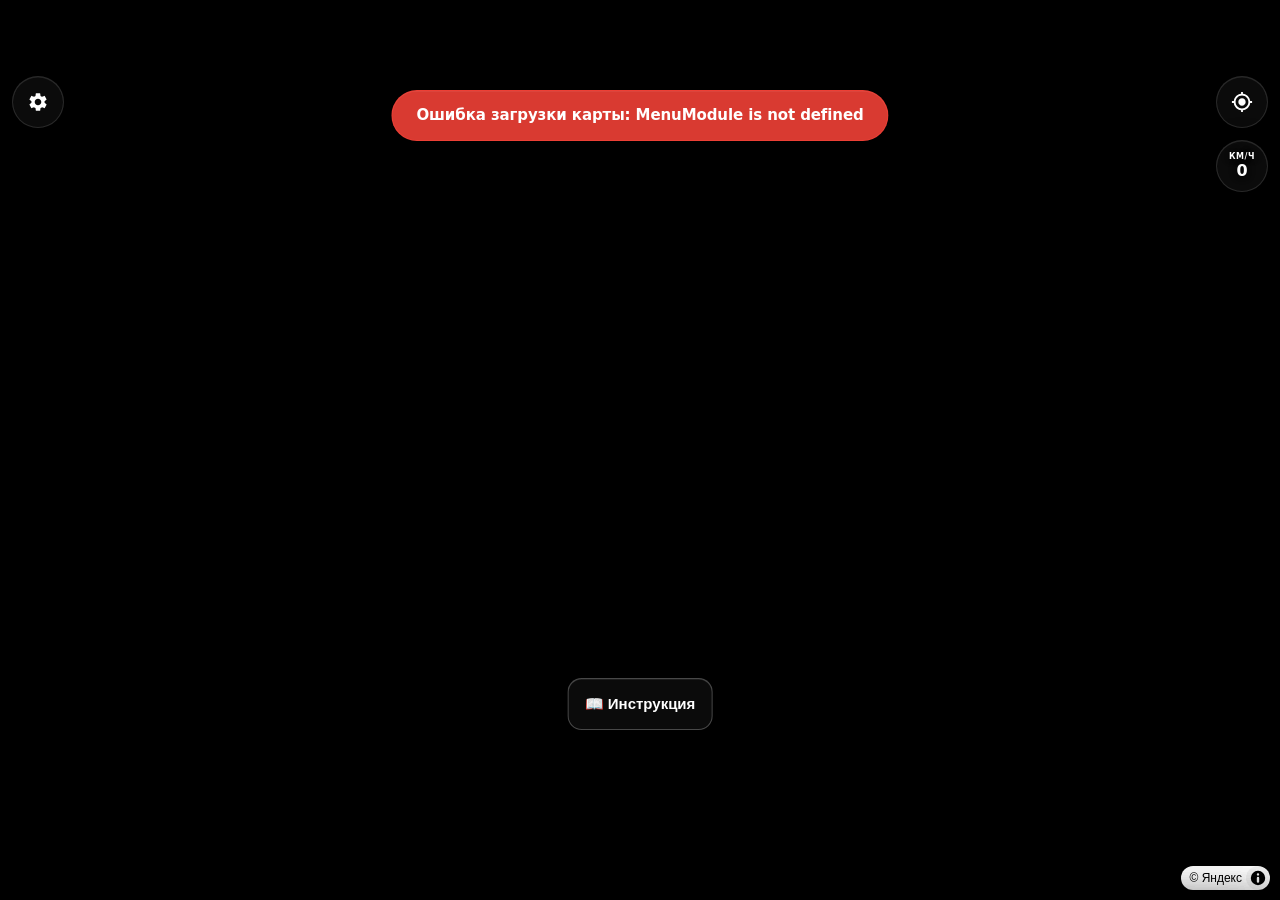
<file: navigator-test.html>
<!DOCTYPE html>
<html lang="ru">
<head>
    <meta charset="utf-8">
    <title>МОБИЛЬНЫЙ АВТОИНСТРУКТОР (тест)</title>
    <link rel="icon" href="ico.png" type="image/png">
    <meta name="viewport" content="width=device-width, initial-scale=1.0, maximum-scale=1.0, user-scalable=no, viewport-fit=cover">
    <link rel="stylesheet" href="assets/css/navigator-test.css?v=1">
    <link rel="stylesheet" href="assets/css/maplibre-gl.css?v=1">
    <style>
.toggle-switch {
    position: relative;
    display: inline-block;
    width: 52px;
    height: 32px;
    flex-shrink: 0;
}
.toggle-input { display: none; }
.toggle-slider {
    position: absolute;
    cursor: pointer;
    inset: 0;
    background: rgba(255,255,255,0.15);
    border-radius: 32px;
    transition: 0.25s;
}
.toggle-slider::before {
    content: '';
    position: absolute;
    width: 26px; height: 26px;
    left: 3px; bottom: 3px;
    background: #fff;
    border-radius: 50%;
    transition: 0.25s;
}
.toggle-input:checked + .toggle-slider {
    background: #30D158;
}
.toggle-input:checked + .toggle-slider::before {
    transform: translateX(20px);
}
</style>
</head>
<body>

<div id="loading" class="loading-overlay">
    <div id="loadingText">ЗАГРУЗКА...</div>
</div>

<div id="instructionModal" class="hidden sheet-modal">
    <div class="modal-sheet" id="instructionSheet">
        <div class="sheet-drag-area" id="instructionDragArea">
            <div class="sheet-handle"><svg viewBox="0 0 24 24"><path d="M3 9L12 14.2L21 9" stroke="#fff" stroke-width="1.5" fill="none" stroke-linecap="round" stroke-linejoin="round"/></svg></div>
        </div>
        <div class="instruction-body" id="instructionBody">
            <div class="instruction-loading">Загрузка...</div>
        </div>
    </div>
</div>


<video id="wakeLockVideo" playsinline muted loop></video>
<div id="map"></div>
<button id="settingsBtn" class="circle-btn" title="Настройки" style="top: calc(76px + env(safe-area-inset-top)); left: 12px;">
    <svg viewBox="0 0 24 24"><path d="M19.14 12.94c.04-.3.06-.61.06-.94 0-.32-.02-.64-.07-.94l2.03-1.58a.49.49 0 00.12-.61l-1.92-3.32a.488.488 0 00-.59-.22l-2.39.96c-.5-.38-1.03-.7-1.62-.94l-.36-2.54a.484.484 0 00-.48-.41h-3.84c-.24 0-.43.17-.47.41l-.36 2.54c-.59.24-1.13.57-1.62.94l-2.39-.96c-.22-.08-.47 0-.59.22L2.74 8.87c-.12.21-.08.47.12.61l2.03 1.58c-.05.3-.07.62-.07.94s.02.64.07.94l-2.03 1.58a.49.49 0 00-.12.61l1.92 3.32c.12.22.37.29.59.22l2.39-.96c.5.38 1.03.7 1.62.94l.36 2.54c.05.24.24.41.48.41h3.84c.24 0 .44-.17.47-.41l.36-2.54c.59-.24 1.13-.56 1.62-.94l2.39.96c.22.08.47 0 .59-.22l1.92-3.32c.12-.22.07-.47-.12-.61l-2.01-1.58zM12 15.6c-1.98 0-3.6-1.62-3.6-3.6s1.62-3.6 3.6-3.6 3.6 1.62 3.6 3.6-1.62 3.6-3.6 3.6z"/></svg>
</button>
<button id="locateBtn" class="circle-btn">
    <svg viewBox="0 0 24 24"><path d="M12 8c-2.21 0-4 1.79-4 4s1.79 4 4 4 4-1.79 4-4-1.79-4-4-4zm8.94 3c-.46-4.17-3.77-7.48-7.94-7.94V1h-2v2.06C6.83 3.52 3.52 6.83 3.06 11H1v2h2.06c.46 4.17 3.77 7.48 7.94 7.94V23h2v-2.06c4.17-.46 7.48-3.77 7.94-7.94H23v-2h-2.06zM12 19c-3.87 0-7-3.13-7-7s3.13-7 7-7 7 3.13 7 7-3.13 7-7 7z"/></svg>
</button>

<div id="telemetryPanel">
    <div class="tel-item"><span class="tel-label">КМ/Ч</span><span class="tel-value" id="telSpeed">0</span></div>
</div>
<div id="topCenterControls"><div id="routeNameDisplay"></div></div>
<button id="instructionBtn">📖 Инструкция</button>

<div id="hud">
    <div class="hud-header hud-prev-header" id="hudPrevHeader" style="display:none">
        <button class="hud-cmd hud-prev" id="hudPrevCmd"><div class="hud-cmd-row"><span id="hudPrevCmdNum">1</span><span id="hudPrevCmdText"><span id="hudPrevCmdTextInner"></span></span><span id="hudPrevCmdDist" style="display:none">---</span></div><span id="prevCommentText"></span></button>
    </div>
    <div class="hud-header">
        <button class="hud-cmd" id="hudCmd"><div class="hud-cmd-row"><span id="hudCmdNum">1</span><span id="hudCmdText"><span id="hudCmdTextInner">Маршрут не выбран</span></span><span id="hudCmdDist">---</span></div><span id="commentText"></span></button>
    </div>
    <div class="hud-actions">
        <div class="nav-pill">
            <button class="nav-pill-btn" id="prevBtn" title="Предыдущая точка"></button>
            <div class="nav-pill-divider"></div>
            <button class="nav-pill-btn" id="playBtn" title="Симуляция проезда">
                <svg viewBox="0 0 24 24"><path d="M8 5v14l11-7z"/></svg>
            </button>
            <div class="nav-pill-divider"></div>
            <button class="nav-pill-btn" id="nextBtn" title="Следующая точка"></button>
        </div>
    </div>
</div>

<div id="shockBar">
    <div id="shockBarFill"></div>
    <span id="shockBarValue">0.0</span>
</div>

<div id="toast"></div>

<script src="assets/js/config.js?v=4"></script>
<script src="assets/js/tg-fullscreen.js?v=1"></script>
<script src="assets/js/tts-client.js?v=1"></script>
<script src="assets/js/report.js?v=4"></script>
<script src="assets/js/maplibre-gl.js?v=1"></script>
<script src="assets/js/pmtiles.js?v=1"></script>
<script src="assets/js/map-styles.js?v=1"></script>
<script src="assets/js/map-shim.js?v=1"></script>
<script>
// Грузим Telegram SDK асинхронно с таймаутом 10с.
// Если telegram.org заблокирован или недоступен — не блокируем загрузку приложения.
(function (g) {
  var finished = false, pending = 0, cbs = [];
  function finish() {
    if (finished) return;
    finished = true;
    var list = cbs.splice(0);
    for (var i = 0; i < list.length; i++) { try { list[i](); } catch (e) {} }
  }
  function tryLoad(url, flag) {
    pending++;
    var settled = false;
    var controller = null;
    var timeout = null;
    function settle(failed) {
      if (settled) return; settled = true;
      if (failed) { try { g[flag] = true; } catch (e) {} }
      if (timeout) { clearTimeout(timeout); timeout = null; }
      if (controller) { try { controller.abort(); } catch (e) {} controller = null; }
      if (--pending === 0) finish();
    }
    timeout = setTimeout(function () { settle(true); }, 10000);
    if (typeof fetch === 'function' && typeof AbortController !== 'undefined') {
      // Реально отменяем запрос через 10с, чтобы браузер не крутил спиннер
      controller = new AbortController();
      fetch(url, { signal: controller.signal })
        .then(function (r) { if (!r.ok) throw new Error('HTTP ' + r.status); return r.text(); })
        .then(function (code) {
          if (settled) return;
          try {
            var s = document.createElement('script');
            s.text = code;
            (document.head || document.documentElement).appendChild(s);
          } catch (e) {}
          settle(false);
        })
        .catch(function () { settle(true); });
    } else {
      var s = document.createElement('script');
      s.async = true;
      var done = false;
      function done_(failed) { if (done) return; done = true; settle(failed); }
      s.onload = function () { done_(false); };
      s.onerror = function () { done_(true); };
      s.src = url;
      try { (document.head || document.documentElement).appendChild(s); }
      catch (e) { done_(true); }
    }
  }
  g.bootPlatforms = function (cb) {
    if (finished) { try { cb(); } catch (e) {} }
    else cbs.push(cb);
  };
  g.platformReady = new Promise(function (r) { g.bootPlatforms(r); });
  tryLoad('https://telegram.org/js/telegram-web-app.js', '__tgWebAppFailed');
})(window);
</script>
<script src="assets/js/menu-module.js?v=13" defer></script>
<script>
const APP = {
    map: null, userMarker: null, lastPos: null, lastAz: 0, rawAz: 0, lastTilt: 0, autoCenter: false, currentSpeed: 0,
    navPoints: [],     navCurrentIndex: 0, navPreviewIndex: -1, _routeTotalDistance: 0,
    navAudio: new Audio(), _commentAudio: new Audio(),
    navConfig: { TRIGGER_DIST: 25, AZ_TOLERANCE: 45, SPEED_THRESHOLD: 2, SHOCK_THRESHOLD: 1, SHOCK_PHRASE: 'Сильный удар', SPEED_ALERT_THRESHOLD: 58, SPEED_ALERT_PHRASE: 'Превышена максимальная скорость' },
    _isScheme: false, _schemeLayer: null, _satLayer: null, _featuresLayer: null, _buildings: null,
    _driveActive: false, _driveRaf: null, _driveMarker: null, _driveShowFrom: -1,
    _driveSpeed: 90,
    _userMarkerEl: null, markerRotation: 0,
    _lastMarkerPos: null, _currentDisplayAz: 0, _prevAnim: null,
    _infoMarkers: [],
    _audioCache: new Map(),
    _commentEnabled: true,
    _lastShockTime: 0,
    _lastSpeedAlertTime: 0,
    _motionTracked: false,
    _shockDisplayG: 0,
    _shockPeakTime: 0,
    _simFirstRun: true,
    _simMode: false,
    _drivePaused: false,
    _drivePauseData: null,
    _navSeq: 0,
    _audioPending: 0,
    _autoCenterTimer: null
};

const $ = id => document.getElementById(id);

// Ключ локального кэша аудио. Тип голоса обязателен: один и тот же текст,
// озвученный как команда и как комментарий, — это два разных файла.
function ttsCacheKey(text, voiceType) {
    const type = voiceType === 'comment' ? 'comment' : 'command';
    return `${type}\0${String(text || '').trim()}`;
}

// Telegram detection (только для подписи отчётов window.tgUser, авторизации нет)
(function() {
    const runAuth = () => {
        if (window._authRan) return;
        window._authRan = true;
        if (typeof Telegram !== 'undefined' && Telegram.WebApp) {
            try {
                Telegram.WebApp.ready();
                Telegram.WebApp.expand();
                if (Telegram.WebApp.version && parseFloat(Telegram.WebApp.version) >= 7.0) {
                    try { Telegram.WebApp.requestFullscreen?.(); } catch (e) {}
                    try { Telegram.WebApp.disableVerticalSwipes?.(); } catch (e) {}
                }
                const user = Telegram.WebApp.initDataUnsafe?.user;
                if (user) window.tgUser = user;
            } catch (e) {}
        }
        if (navigator.userAgent.includes('Android') && window.tgUser) {
            document.documentElement.classList.add('android-app');
        }
    };
    if (window.bootPlatforms) window.bootPlatforms(runAuth); else runAuth();
})();

let toastTimer = null;
function showToast(text, type = 'info', duration = 2000) {
    const el = $('toast');
    el.textContent = text;
    el.className = `toast ${type} show`;
    if (toastTimer) clearTimeout(toastTimer);
    toastTimer = setTimeout(() => el.classList.remove('show'), duration);
}

let _editorHoldTimer = null;
const speedEl = document.getElementById('telemetryPanel');
if (speedEl) {
    speedEl.addEventListener('pointerdown', () => {
        _editorHoldTimer = setTimeout(() => {
            _editorHoldTimer = null;
            window.location.href = 'editor.html';
        }, 1000);
    });
    speedEl.addEventListener('pointerup', () => {
        if (_editorHoldTimer) { clearTimeout(_editorHoldTimer); _editorHoldTimer = null; }
    });
    speedEl.addEventListener('pointerleave', () => {
        if (_editorHoldTimer) { clearTimeout(_editorHoldTimer); _editorHoldTimer = null; }
    });
    speedEl.addEventListener('pointercancel', () => {
        if (_editorHoldTimer) { clearTimeout(_editorHoldTimer); _editorHoldTimer = null; }
    });
}

function updateUserMarkerRotation() {
    if (!APP._userMarkerEl || APP.lastAz === null || !APP.map) return;
    if (APP.currentSpeed < APP.navConfig.SPEED_THRESHOLD) return;
    const arrow = APP._userMarkerEl.querySelector('#user-arrow');
    if (arrow) {
        const mapAz = (APP.map.azimuth || 0) * (180 / Math.PI);
        const targetRotation = APP._currentDisplayAz + mapAz;
        let delta = ((targetRotation - APP.markerRotation + 180) % 360) - 180;
        APP.markerRotation += delta;
        arrow.setAttribute('transform', `rotate(${APP.markerRotation}, 20, 20)`);
    }
}

function calcAzimuth(p1, p2) {
    if (!p1 || !p2) return 0;
    const [la1, lo1] = p1.map(v => v * Math.PI / 180);
    const [la2, lo2] = p2.map(v => v * Math.PI / 180);
    const y = Math.sin(lo2 - lo1) * Math.cos(la2);
    const x = Math.cos(la1) * Math.sin(la2) - Math.sin(la1) * Math.cos(la2) * Math.cos(lo2 - lo1);
    return Math.round((Math.atan2(y, x) * 180 / Math.PI + 360) % 360);
}

function getGeoDistance(p1, p2) {
    const R = 6371000;
    const dLat = (p2[0] - p1[0]) * Math.PI / 180;
    const dLon = (p2[1] - p1[1]) * Math.PI / 180;
    const a = Math.sin(dLat/2) * Math.sin(dLat/2) +
              Math.cos(p1[0] * Math.PI / 180) * Math.cos(p2[0] * Math.PI / 180) *
              Math.sin(dLon/2) * Math.sin(dLon/2);
    const c = 2 * Math.atan2(Math.sqrt(a), Math.sqrt(1-a));
    return R * c;
}

function setMapLocation(center, zoom, azimuth, duration = 400) {
    if (!APP.map) return;
    const params = {};
    const loc = { center: [center[1], center[0]], duration, easing: 'linear' };
    if (zoom !== undefined) loc.zoom = zoom;
    params.location = loc;
    if (azimuth !== undefined) {
        const targetDeg = ((azimuth % 360) + 360) % 360;
        let curDeg = 0;
        try { curDeg = -(APP.map.azimuth * 180 / Math.PI); } catch (e) {}
        let diff = targetDeg - curDeg;
        while (diff > 180) diff -= 360;
        while (diff < -180) diff += 360;
        const finalDeg = curDeg + diff;
        params.camera = { azimuth: -finalDeg * Math.PI / 180, tilt: APP.lastTilt, duration: Math.min(duration, 1000), easing: 'linear' };
    }
    APP.map.update(params);
}

function stopDrive() {
    APP._driveActive = false;
    APP._drivePaused = false;
    APP._driveShowFrom = -1;
    if (APP._driveRaf) { cancelAnimationFrame(APP._driveRaf); APP._driveRaf = null; }
    if (APP._zoomWatcherRaf) { cancelAnimationFrame(APP._zoomWatcherRaf); APP._zoomWatcherRaf = null; }
    if (APP._driveMarker) { APP._driveMarker.element.style.display = 'none'; }
    if (APP._prevAnim) { cancelAnimationFrame(APP._prevAnim); APP._prevAnim = null; }
    APP.navAudio.pause();
    APP._commentAudio.pause();
    APP.navAudio.onended = null;
    APP._commentAudio.onended = null;
    document.querySelectorAll('.playing').forEach(e => e.classList.remove('playing'));
    const pb = $('playBtn');
    if (pb) {
        pb.classList.remove('active');
        pb.innerHTML = '<svg viewBox="0 0 24 24"><path d="M8 5v14l11-7z"/></svg>';
    }
}

function driveAlongPath(fromIdx) {
    const p = APP.navPoints[fromIdx];
    if (!p || !p.pts || p.pts.length < 2) return;
    stopDrive();

    const path = p.pts;
    if (!p._dists) {
        p._dists = [0];
        for (let i = 1; i < path.length; i++) {
            p._dists[i] = p._dists[i - 1] + getGeoDistance(path[i - 1], path[i]);
        }
    }
    const dists = p._dists;
    const totalDist = dists[path.length - 1];
    if (totalDist < 0.1) return;

    APP._driveShowFrom = fromIdx;

    APP._driveActive = true;
    const resume = APP._drivePauseData;
    APP._drivePauseData = null;
    APP._drivePaused = false;
    let simulatedDist = resume ? resume.dist : 0;
    let currentSeg = resume ? resume.seg : 0;
    let currentAz = resume ? resume.az : calcAzimuth(path[0], path[1]);
    let lastFrameTime = performance.now();
    let _lastSeg = resume ? resume.lastSeg : 0;
    let _simZoom;
    try { _simZoom = APP.map.zoom; } catch (e) { _simZoom = undefined; }

    APP.map.removeChild(APP._driveMarker);
    APP.map.addChild(APP._driveMarker);
    APP._driveMarker.update({ coordinates: [path[0][1], path[0][0]] });
    APP._driveMarker.element.style.display = '';

    if (resume) {
        const mp = getPos(simulatedDist);
        APP._driveMarker.update({ coordinates: [mp.lon, mp.lat] });
        const nextIdx = resume.seg + 1;
        if (nextIdx < path.length) {
            setMapLocation([path[nextIdx][0], path[nextIdx][1]], undefined, currentAz, 0);
        }
    } else {
        const firstDur = (dists[1] - dists[0]) / (APP._driveSpeed / 3.6) * 1000;
        const zoom = APP._simForceZoom ? 19 : undefined;
        APP._simForceZoom = false;
        setMapLocation([path[1][0], path[1][1]], zoom, currentAz, Math.max(firstDur, 500));
    }

    function getPos(dist) {
        if (dist >= totalDist) {
            const last = path[path.length - 1];
            return { lat: last[0], lon: last[1], seg: path.length - 2 };
        }
        while (_lastSeg < dists.length - 1 && dists[_lastSeg + 1] < dist) _lastSeg++;
        const t = dists[_lastSeg + 1] > dists[_lastSeg] ? (dist - dists[_lastSeg]) / (dists[_lastSeg + 1] - dists[_lastSeg]) : 0;
        return {
            lat: path[_lastSeg][0] + (path[_lastSeg + 1][0] - path[_lastSeg][0]) * t,
            lon: path[_lastSeg][1] + (path[_lastSeg + 1][1] - path[_lastSeg][1]) * t,
            seg: _lastSeg
        };
    }

    function frame(time) {
        if (!APP._driveActive) return;
        if (APP._drivePaused) {
            APP._drivePauseData = { dist: simulatedDist, seg: currentSeg, az: currentAz, lastSeg: _lastSeg, idx: fromIdx };
            APP._driveRaf = null;
            return;
        }
        const dt = (time - lastFrameTime) / 1000;
        lastFrameTime = time;
        simulatedDist += (APP._driveSpeed / 3.6) * dt;

        if (simulatedDist >= totalDist) {
            const lastPt = path[path.length - 1];
            const prevPt = path.length >= 2 ? path[path.length - 2] : lastPt;
            currentAz = calcAzimuth(prevPt, lastPt);
            APP._driveMarker.update({ coordinates: [lastPt[1], lastPt[0]] });
            stopDrive();
            const nextIdx = fromIdx + 1;
            if (nextIdx < APP.navPoints.length) {
                const np = APP.navPoints[nextIdx];
                if (np && np.pts && np.pts.length >= 2) {
                    APP.navCurrentIndex = nextIdx;
                    APP._driveShowFrom = nextIdx;
                    renderRoutePoints();
                    updateHud();
                    updatePointsListActive();
                    playPointAudio(np, () => {
                        if (APP._driveShowFrom >= 0 && !APP._driveActive) driveAlongPath(nextIdx);
                    });
                    const pb = $('playBtn');
                    if (pb) { pb.classList.add('active'); pb.innerHTML = '<svg viewBox="0 0 24 24"><path d="M6 19h4V5H6v14zm8-14v14h4V5h-4z"/></svg>'; }
                }
            }
            if (nextIdx >= APP.navPoints.length ||
                !APP.navPoints[nextIdx] ||
                !APP.navPoints[nextIdx].pts ||
                APP.navPoints[nextIdx].pts.length < 2) {
                APP._simMode = false;
                updateTiltState();
            }
            return;
        }

        const mp = getPos(simulatedDist);

        const curZoom = APP.map.zoom;
        if (curZoom !== _simZoom) {
            if (_simZoom === undefined) {
                _simZoom = curZoom;
            } else {
                _simZoom = curZoom;
                APP._drivePaused = true;
                APP._drivePauseData = { dist: simulatedDist, seg: currentSeg, az: currentAz, lastSeg: _lastSeg, idx: fromIdx };
                $('playBtn').classList.remove('active');
                $('playBtn').innerHTML = '<svg viewBox="0 0 24 24"><path d="M8 5v14l11-7z"/></svg>';
                APP._driveRaf = null;
                startZoomWatcher();
                return;
            }
        }

        if (mp.seg !== currentSeg) {
            currentSeg = mp.seg;
            const nextIdx = mp.seg + 1;
            if (nextIdx < path.length) {
                const d = (dists[nextIdx] - dists[mp.seg]) / (APP._driveSpeed / 3.6) * 1000;
                currentAz = calcAzimuth(path[mp.seg], path[nextIdx]);
                setMapLocation([path[nextIdx][0], path[nextIdx][1]], undefined, currentAz, Math.max(d, 500));
            }
        }
        APP._driveMarker.update({ coordinates: [mp.lon, mp.lat] });
        APP._driveRaf = requestAnimationFrame(frame);
    }

    function startZoomWatcher() {
        let stableStart = 0;
        let prevZoom = APP.map.zoom;
        function watch() {
            if (!APP._drivePaused || !APP._driveActive) return;
            const z = APP.map.zoom;
            if (z === prevZoom) {
                if (!stableStart) stableStart = performance.now();
                if ((performance.now() - stableStart) >= 100) {
                    const idx = APP._drivePauseData ? APP._drivePauseData.idx : APP.navCurrentIndex;
                    APP._driveRaf = null;
                    if (idx !== undefined) driveAlongPath(idx);
                    return;
                }
            } else {
                stableStart = 0;
                prevZoom = z;
            }
            APP._zoomWatcherRaf = requestAnimationFrame(watch);
        }
        watch();
    }

    APP._driveRaf = requestAnimationFrame(frame);
    $('playBtn').classList.add('active');
    $('playBtn').innerHTML = '<svg viewBox="0 0 24 24"><path d="M6 19h4V5H6v14zm8-14v14h4V5h-4z"/></svg>';
}


function initGeolocation() {
    if (navigator.geolocation) {
        navigator.geolocation.watchPosition(pos => {
            const coords = [pos.coords.latitude, pos.coords.longitude];
            const speed = (pos.coords.speed || 0) * 3.6;
            if (APP.lastPos && speed >= APP.navConfig.SPEED_THRESHOLD) {
                const rawAz = calcAzimuth(APP.lastPos, coords);
                APP.rawAz = rawAz;
                APP.lastAz = rawAz;
            }
            APP.lastPos = coords;
            APP.currentSpeed = speed;
            checkSpeedAlert(speed);

            if (APP.userMarker && APP._userMarkerEl) {
                if (APP.autoCenter) {
                    APP._lastMarkerPos = coords;
                    APP._currentDisplayAz = APP.lastAz;
                    APP.userMarker.update({ coordinates: [coords[1], coords[0]] });
                    const camera = { tilt: APP.lastTilt, duration: 0 };
                    if (APP.lastAz) {
                        camera.azimuth = -APP.lastAz * Math.PI / 180;
                    }
                    APP.map.update({
                        location: { center: [coords[1], coords[0]], duration: 0 },
                        camera
                    });
                } else {
                    APP._lastMarkerPos = coords;
                    APP._currentDisplayAz = APP.lastAz;
                    APP.userMarker.update({ coordinates: [coords[1], coords[0]] });
                }
                updateUserMarkerRotation();
            }
            $('telSpeed').textContent = Math.round(APP.currentSpeed);

            if (APP.navCurrentIndex >= 0) navCheckTriggers();
        }, () => {}, { enableHighAccuracy: true, maximumAge: 5000, timeout: 10000 });
    }
}

function disableAutoCenter() {
    if (APP._autoCenterTimer) {
        clearTimeout(APP._autoCenterTimer);
        APP._autoCenterTimer = null;
    }
    APP.autoCenter = false;
    $('locateBtn').classList.remove('active');
    updateTiltState();
}

function tempDisableAutoCenter(duration) {
    if (!APP.autoCenter) return;
    disableAutoCenter();
    APP._autoCenterTimer = setTimeout(() => {
        APP.autoCenter = true;
        $('locateBtn').classList.add('active');
        if (APP.lastPos) {
            const camera = { tilt: APP.lastTilt, duration: 0 };
            if (APP.lastAz) camera.azimuth = -APP.lastAz * Math.PI / 180;
            APP.map.update({
                location: { center: [APP.lastPos[1], APP.lastPos[0]], duration: 0 },
                camera
            });
        }
        updateTiltState();
        APP._autoCenterTimer = null;
    }, duration || 5000);
}

function toggleAutoCenter() {
    if (APP._autoCenterTimer) {
        clearTimeout(APP._autoCenterTimer);
        APP._autoCenterTimer = null;
    }
    APP.autoCenter = !APP.autoCenter;
    $('locateBtn').classList.toggle('active', APP.autoCenter);
    if (APP.autoCenter) {
        stopDrive();
        APP._simMode = false;
    }
    if (APP.autoCenter && APP.lastPos) {
        const camera = { tilt: APP.lastTilt, duration: 0 };
        if (APP.lastAz) {
            camera.azimuth = -APP.lastAz * Math.PI / 180;
        }
        APP.map.update({
            location: { center: [APP.lastPos[1], APP.lastPos[0]], duration: 0 },
            camera
        });
    }
    updateTiltState();
    showToast(APP.autoCenter ? 'Привязка включена' : 'Привязка отключена');
}

function updateShockDisplay() {
    if (!$('triggerShockToggle').checked) {
        $('triggerShockVal').textContent = 'Выкл';
        return;
    }
    const val = parseFloat($('triggerShock').value);
    $('triggerShockVal').textContent = val + 'g';
}

function applyShockConfig() {
    const on = $('triggerShockToggle').checked;
    const val = on ? parseFloat($('triggerShock').value) : 0;
    const phrase = $('triggerShockPhrase').value.trim() || 'Сильный удар';
    APP.navConfig.SHOCK_THRESHOLD = val;
    APP.navConfig.SHOCK_PHRASE = phrase;
    updateShockBarVisibility();
    if (val > 0) ensureMotionTracking();
}
function applySpeedConfig() {
    const on = $('triggerSpeedAlertToggle').checked;
    const val = on ? parseInt($('triggerSpeedAlert').value) || 58 : 0;
    const phrase = $('triggerSpeedAlertPhrase').value.trim() || 'Превышена максимальная скорость';
    APP.navConfig.SPEED_ALERT_THRESHOLD = val;
    APP.navConfig.SPEED_ALERT_PHRASE = phrase;
}

function applyCommentConfig() {
    APP._commentEnabled = $('commentToggle').checked;
    if (!APP._commentEnabled) APP._commentAudio.pause();
    const ct = $('commentText');
    ct.style.display = APP._commentEnabled && ct.textContent.trim() ? 'block' : 'none';
    const pct = $('prevCommentText');
    if (pct) pct.style.display = APP._commentEnabled && pct.textContent.trim() ? 'block' : 'none';
}

async function requestMotionPermission() {
    if (typeof DeviceMotionEvent !== 'undefined' && DeviceMotionEvent.requestPermission) {
        try {
            const state = await DeviceMotionEvent.requestPermission();
            return state === 'granted';
        } catch (e) {
            return false;
        }
    }
    return true;
}

function ensureMotionTracking() {
    if (APP._motionTracked) return Promise.resolve(true);
    return requestMotionPermission().then(granted => {
        if (granted) {
            APP._motionTracked = true;
            window.addEventListener('devicemotion', onMotion);
        } else {
            APP.navConfig.SHOCK_THRESHOLD = 0;
            $('triggerShock').value = 0;
            updateShockDisplay();
        }
        updateShockBarVisibility();
        return granted;
    });
}

function updateShockBarVisibility() {
    const bar = $('shockBar');
    if (bar) bar.style.display = APP.navConfig.SHOCK_THRESHOLD > 0 ? 'block' : 'none';
}

const SHOCK_DEBOUNCE = 3000;

function isAudioPlaying() {
    return APP._audioPending > 0 ||
           (!APP.navAudio.paused && APP.navAudio.currentTime > 0) ||
           (!APP._commentAudio.paused && APP._commentAudio.currentTime > 0);
}

function onMotion(event) {
    const gThreshold = APP.navConfig.SHOCK_THRESHOLD;
    if (gThreshold <= 0) return;
    const { x, y, z } = event.accelerationIncludingGravity;
    const total = Math.sqrt(x*x + y*y + z*z);
    const impactG = Math.abs(total - 9.8) / 9.8;
    updateShockBar(impactG);
    if (isAudioPlaying()) return;
    if (impactG > gThreshold) {
        const now = Date.now();
        if (now - APP._lastShockTime < SHOCK_DEBOUNCE) return;
        APP._lastShockTime = now;
        playCommand(APP.navConfig.SHOCK_PHRASE || 'Сильный удар').catch(() => {});
    }
}

let _shockFill = null;
let _shockLabel = null;
let _shockLastG = -1;
let _shockLastColor = '';

function updateShockBar(g) {
    if (!_shockFill) _shockFill = $('shockBarFill');
    if (!_shockLabel) _shockLabel = $('shockBarValue');
    if (!_shockFill) return;
    const now = Date.now();
    if (g > APP._shockDisplayG) {
        APP._shockDisplayG = g;
        APP._shockPeakTime = now;
    } else if (now - APP._shockPeakTime > 1000) {
        APP._shockDisplayG += (g - APP._shockDisplayG) * 0.08;
        if (Math.abs(APP._shockDisplayG - g) < 0.01) {
            APP._shockDisplayG = g;
        }
    }
    const displayG = APP._shockDisplayG;
    if (Math.abs(displayG - _shockLastG) < 0.05) return;
    _shockLastG = displayG;
    const clamped = Math.max(0.1, Math.min(3, displayG));
    const pct = ((clamped - 0.1) / (3 - 0.1)) * 100;
    _shockFill.style.width = Math.min(100, pct) + '%';
    if (_shockLabel) {
        _shockLabel.textContent = displayG > 0.2 ? displayG.toFixed(2) : '';
    }
    let color;
    if (displayG < 0.5) color = '#30D158';
    else if (displayG < 1.5) color = '#FFD700';
    else if (displayG < 2.5) color = '#FF9500';
    else color = '#FF3B30';
    if (color !== _shockLastColor) {
        _shockFill.style.background = color;
        _shockLastColor = color;
    }
}

const SPEED_ALERT_DEBOUNCE = 5000;

function checkSpeedAlert(speed) {
    const threshold = APP.navConfig.SPEED_ALERT_THRESHOLD;
    if (threshold <= 0) return;
    if (isAudioPlaying()) return;
    if (speed > threshold) {
        const now = Date.now();
        if (now - APP._lastSpeedAlertTime < SPEED_ALERT_DEBOUNCE) return;
        APP._lastSpeedAlertTime = now;
        playCommand(APP.navConfig.SPEED_ALERT_PHRASE || 'Превышена максимальная скорость').catch(() => {});
    }
}

function setMapType(type) {
    if (!APP.map) return;
    const isScheme = type === 'scheme';
    if (isScheme && !APP._isScheme) {
        if (APP._satLayer) { APP.map.removeChild(APP._satLayer); APP._satLayer = null; }
        APP.map.addChild(APP._schemeLayer);
        addBuildingsToMap();
        showToast('Схема', 'info', 2000);
    } else if (!isScheme && APP._isScheme) {
        APP.map.removeChild(APP._schemeLayer);
        if (APP._buildings) { APP.map.removeChild(APP._buildings); APP._buildings = null; }
        const { YMapDefaultSatelliteLayer } = ymaps3;
        APP._satLayer = new YMapDefaultSatelliteLayer({});
        APP.map.addChild(APP._satLayer);
        showToast('Спутник', 'info', 2000);
    }
    APP._isScheme = isScheme;
    $('schemeBtn').classList.toggle('active', isScheme);
    $('satBtn').classList.toggle('active', !isScheme);
}

function setTilt(mode) {
    const is3d = mode === '3d';
    if (is3d === APP._is3D) return;
    APP._is3D = is3d;
    APP.lastTilt = is3d ? 60 : 0;
    APP.map.update({ camera: { tilt: APP.lastTilt, duration: 300 } });
}

function updateTiltState() {
    setTilt(APP._simMode || APP.autoCenter ? '3d' : '2d');
}

function closeAllSheets() {
    closePointsList();
    closeSettings();
    if (typeof closeInstructors === 'function') closeInstructors();
    if (typeof MenuModule !== 'undefined') MenuModule.hide();
}

function openSettings() {
    if (!$('navSettingsModal').classList.contains('hidden')) { closeSettings(); return; }
    closeAllSheets();
    $('schemeBtn').classList.toggle('active', APP._isScheme);
    $('satBtn').classList.toggle('active', !APP._isScheme);
    const shockOn = APP.navConfig.SHOCK_THRESHOLD > 0;
    $('triggerShockToggle').checked = shockOn;
    $('triggerShock').value = shockOn ? APP.navConfig.SHOCK_THRESHOLD : 1;
    $('triggerShockPhrase').value = APP.navConfig.SHOCK_PHRASE;
    const speedOn = APP.navConfig.SPEED_ALERT_THRESHOLD > 0;
    $('triggerSpeedAlertToggle').checked = speedOn;
    $('triggerSpeedAlert').value = speedOn ? APP.navConfig.SPEED_ALERT_THRESHOLD : 58;
    $('triggerSpeedAlertPhrase').value = APP.navConfig.SPEED_ALERT_PHRASE;
    $('triggerShockVal').textContent = shockOn ? APP.navConfig.SHOCK_THRESHOLD + 'g' : 'Выкл';
    $('commentToggle').checked = APP._commentEnabled;
    $('navSettingsModal').classList.remove('hidden');
}

function hideSheetModal(modalId, sheetId) {
    const sheet = document.getElementById(sheetId);
    if (sheet) { sheet.style.transform = ''; sheet.style.transition = ''; }
    document.getElementById(modalId).classList.add('hidden');
}

function closeSettings() {
    hideSheetModal('navSettingsModal', 'navSettingsSheet');
}

function addBuildingsToMap() {
    ymaps3.import('@yandex/ymaps3-buildings').then(({ YMapBuildings }) => {
        APP._buildings = new YMapBuildings({});
        APP.map.addChild(APP._buildings);
    }).catch(() => {});
}

function getNavIconSvg(col, txt, az, isEnd, isCurr = false, hasComm = false) {
    const s = isEnd ? 34 : 40, c = s / 2;
    const r = isEnd ? 7 : 9;
    const txtFill = '#ffffff';
    const txtStroke = hasComm ? '#FF3B30' : '#000000';
    const txtStrokeW = hasComm ? 3 : 2;
    const svg = `<svg xmlns="http://www.w3.org/2000/svg" width="${s}" height="${s}">
        <rect width="${s}" height="${s}" fill="transparent"/>
        ${isCurr ? `<circle cx="${c}" cy="${c}" r="${r + 3}" fill="none" stroke="#00FF00" stroke-width="2.5" opacity="0.9"/>` : ''}
        <circle cx="${c}" cy="${c}" r="${r}" fill="rgba(0,0,0,0.7)"/>
        <circle cx="${c}" cy="${c}" r="${r}" fill="${col}" opacity="0.3"/>
        <circle cx="${c}" cy="${c}" r="${r}" fill="none" stroke="${col}" stroke-width="1.5"/>
        <circle cx="${c}" cy="${c}" r="${r}" fill="none" stroke="rgba(255,255,255,0.3)" stroke-width="0.5"/>
        <text x="${c}" y="${c + 0.5}" font-size="${isEnd ? 8 : 9}" font-family="Arial" font-weight="900" text-anchor="middle" dominant-baseline="middle" fill="${txtFill}" stroke="${txtStroke}" stroke-width="${txtStrokeW}" paint-order="stroke fill">${txt}</text>
    </svg>`;
    return 'data:image/svg+xml;base64,' + btoa(unescape(encodeURIComponent(svg)));
}

function hexToRgba(h, a) {
    return `rgba(${parseInt(h.slice(1,3),16)},${parseInt(h.slice(3,5),16)},${parseInt(h.slice(5,7),16)},${a})`;
}

function removeRouteObjects() {
    if (!APP.map) return;
    APP.navPoints.forEach(p => {
        if (p.placemark) APP.map.removeChild(p.placemark);
        if (p.line) APP.map.removeChild(p.line);
    });
}

function updateRouteNameDisplay() {
    const el = $('routeNameDisplay');
    if (!el) return;
    let name = '';
    try {
        if (typeof MenuModule !== 'undefined') {
            const cr = MenuModule.currentRoute;
            if (cr && MenuModule.routesDescriptions && MenuModule.routesDescriptions[cr]) {
                const fullName = MenuModule.routesDescriptions[cr].name || '';
                name = fullName;
            }
            if (!name && cr) {
                const dashIndex = cr.indexOf('-');
                name = dashIndex > 0 ? decodeURIComponent(cr.substring(dashIndex + 1)) : cr;
            }
        }
    } catch (e) {}
    if (APP._routeTotalDistance > 0 && name) {
        const d = APP._routeTotalDistance;
        const distText = d >= 1000 ? `${(d / 1000).toFixed(1)} км` : `${Math.round(d)} м`;
        name = `${name} (${distText})`;
    }
    el.textContent = name;
    el.style.display = name ? 'block' : 'none';
}

function clearInfoMarkers() {
    APP._infoMarkers.forEach(m => { if (APP.map) APP.map.removeChild(m); });
    APP._infoMarkers = [];
}

function renderInfoMarkers() {
    clearInfoMarkers();
    if (!APP.map) return;
    const idx = APP.navCurrentIndex;
    const pt = APP.navPoints[idx];
    if (!pt || !pt.info || !pt.info.length) return;
    pt.info.forEach(inf => {
        const img = inf.image;
        if (!img) return;
        const el = document.createElement('img');
        el.src = `znaki/${img}`;
        el.style.cssText = 'width:36px;height:36px;border:none;outline:none;display:block;margin:-18px 0 0 -18px;';
        const marker = new ymaps3.YMapMarker({ coordinates: [inf.lon, inf.lat] }, el);
        APP.map.addChild(marker);
        APP._infoMarkers.push(marker);
    });
}

function clearRoute() {
    stopDrive();
    APP._simMode = false;
    updateTiltState();
    removeRouteObjects();
    clearInfoMarkers();
    APP.navPoints = [];
    APP.navCurrentIndex = 0;
    APP._routeTotalDistance = 0;
    $('hud').classList.remove('active');
    updateRouteNameDisplay();
}

function renderRoutePoints() {
    APP.navPoints.forEach((p, i) => {
        const isCurrent = (i === APP.navCurrentIndex);
        const isPassed = (i < APP.navCurrentIndex);
        const isPrevious = (i === APP.navCurrentIndex - 1);
        const hasComm = p.comm && p.comm.trim() !== '';

        const showPoint = APP._driveShowFrom >= 0 ? (i >= Math.max(APP._driveShowFrom - 1, 0)) : (!isPassed || isCurrent || isPrevious);
        const showPath = APP._driveShowFrom >= 0 ? (i >= Math.max(APP._driveShowFrom - 1, 0)) : (!isPassed || isPrevious);

        if (!p.placemark) {
            const el = document.createElement('div');
            el.style.cssText = 'width:40px;height:40px;cursor:pointer;transform:translate(-50%,-50%);';
            el.dataset.idx = i;
            el.addEventListener('click', e => {
                e.stopPropagation();
                const idx = parseInt(el.dataset.idx);
                setTarget(idx);
            });
            p.placemark = new ymaps3.YMapMarker({ coordinates: [p.lon, p.lat] }, el);
        }

        const el = p.placemark.element;
        el.dataset.idx = i;

        if (showPoint) {
            el.style.display = '';
            el.style.opacity = isPrevious ? '0.7' : '';
            el.innerHTML = `<img src="${getNavIconSvg(p.hex, p.id, p.az, false, isCurrent, hasComm)}" width="40" height="40" class="marker-img" />`;
            p.placemark.update({ coordinates: [p.lon, p.lat] });
        } else {
            el.style.display = 'none';
        }

        if (showPath && p.pts && p.pts.length >= 2) {
            const coords = p.pts.map(pt => [pt[1], pt[0]]);
            const strokes = [];
            strokes.push({ width: isPrevious ? 6 : 4, color: isCurrent ? p.hex : (isPrevious ? hexToRgba(p.hex, 0.5) : p.hex) });
            strokes.push({ width: isCurrent ? 6 : (isPrevious ? 8 : 6), color: isPrevious ? 'rgba(0,0,0,0.7)' : '#000000' });
            if (isCurrent) strokes.push({ width: 10, color: '#00FF00' });

            if (!p.line) {
                p.line = new ymaps3.YMapFeature({
                    geometry: { type: 'LineString', coordinates: coords },
                    style: { stroke: strokes }
                });
            } else {
                p.line.update({
                    geometry: { type: 'LineString', coordinates: coords },
                    style: { stroke: strokes }
                });
            }

            if (APP.map && !p.line._onMap) {
                APP.map.addChild(p.line);
                p.line._onMap = true;
            }
        } else if (p.line && p.line._onMap) {
            if (APP.map) APP.map.removeChild(p.line);
            p.line._onMap = false;
        }
    });

    if (APP.map) {
        for (let ci = APP.navPoints.length - 1; ci >= 0; ci--) {
            const pt = APP.navPoints[ci];
            if (pt.placemark && !pt.placemark._onMap) {
                APP.map.addChild(pt.placemark);
                pt.placemark._onMap = true;
            }
        }
        renderInfoMarkers();
    }
    updateHud();
}


function updateHud() {
    let idx = APP.navCurrentIndex;
    if (idx >= APP.navPoints.length) idx = APP.navPoints.length - 1;
    const t = APP.navPoints[idx];
    if (!t) return;

    $('hudCmdNum').innerHTML = `<svg width="44" height="44" viewBox="0 0 20 20"><circle cx="10" cy="10" r="9" fill="${t.hex}" opacity="0.3"/><circle cx="10" cy="10" r="9" fill="none" stroke="${t.hex}" stroke-width="1.5"/><text x="10" y="10.5" font-size="8" font-family="Arial" font-weight="900" text-anchor="middle" dominant-baseline="middle" fill="#fff">${t.id}</text></svg>`;
    $('hudCmdTextInner').textContent = t.cmd;
    $('hudCmdTextInner').style.opacity = NavigatorTTS.has(t.cmd, 'command') ? '1' : '0.35';
    $('hudCmdNum').onclick = (e) => {
        e.stopPropagation();
        const el = $('hudCmdNum');
        document.querySelectorAll('.playing').forEach(e => e.classList.remove('playing'));
        APP._commentAudio.onended = null;
        el.classList.add('playing');
        playPointAudio(t, () => el.classList.remove('playing'));
    };
    $('hudCmd').onclick = openPointsList;

    if (APP.lastPos) {
        const d = getGeoDistance(APP.lastPos, [t.lat, t.lon]);
        let ad = Math.abs(APP.lastAz - t.az) % 360;
        if (ad > 180) ad = 360 - ad;
        $('hudCmdDist').innerHTML = formatDistance(d);
        $('hudCmdDist').classList.toggle('in-range', d < 50 && ad <= APP.navConfig.AZ_TOLERANCE);
    } else {
        $('hudCmdDist').innerHTML = '---';
        $('hudCmdDist').classList.remove('in-range');
    }

    const prevBtn = $('prevBtn'), nextBtn = $('nextBtn');
    prevBtn.disabled = (idx <= 0);
    nextBtn.disabled = (idx >= APP.navPoints.length - 1);
    prevBtn.onclick = () => { stopDrive(); APP._simMode = false; updateTiltState(); idx > 0 && setTarget(idx - 1); tempDisableAutoCenter(5000); };

    nextBtn.onclick = () => { if (idx < APP.navPoints.length - 1) { stopDrive(); APP._simMode = false; updateTiltState(); setTarget(idx + 1); tempDisableAutoCenter(5000); } };
    prevBtn.innerHTML = `<svg class="arrow-icon" viewBox="0 0 24 24" width="18" height="18"><path d="M15.41 7.41L14 6l-6 6 6 6 1.41-1.41L10.83 12z"/></svg>`;
    nextBtn.innerHTML = `<svg class="arrow-icon" viewBox="0 0 24 24" width="18" height="18"><path d="M10 6L8.59 7.41 13.17 12l-4.58 4.59L10 18l6-6z"/></svg>`;

    const playBtn = $('playBtn');
    if (playBtn) {
        const hasPath = t && t.pts && t.pts.length >= 2;
        playBtn.disabled = !hasPath;
    }

    $('commentText').textContent = t.comm || '';
    const hasComm = t.comm && t.comm.trim() !== '';
    $('commentText').style.display = hasComm && APP._commentEnabled ? 'block' : 'none';
    $('commentText').style.opacity = (t.comm && NavigatorTTS.has(t.comm, 'comment')) ? '1' : '0.35';

    // Панель предыдущей команды — та же вёрстка над основной, полупрозрачная
    const prevHeader = $('hudPrevHeader');
    const prev = idx > 0 ? APP.navPoints[idx - 1] : null;
    if (prevHeader) {
        if (!prev) {
            prevHeader.style.display = 'none';
        } else {
            prevHeader.style.display = '';
            $('hudPrevCmdNum').innerHTML = `<svg width="44" height="44" viewBox="0 0 20 20"><circle cx="10" cy="10" r="9" fill="${prev.hex}" opacity="0.3"/><circle cx="10" cy="10" r="9" fill="none" stroke="${prev.hex}" stroke-width="1.5"/><text x="10" y="10.5" font-size="8" font-family="Arial" font-weight="900" text-anchor="middle" dominant-baseline="middle" fill="#fff">${prev.id}</text></svg>`;
            $('hudPrevCmdTextInner').textContent = prev.cmd;
            $('hudPrevCmdTextInner').style.opacity = NavigatorTTS.has(prev.cmd, 'command') ? '1' : '0.35';
            $('hudPrevCmdNum').onclick = (e) => {
                e.stopPropagation();
                const el = $('hudPrevCmdNum');
                document.querySelectorAll('.playing').forEach(e => e.classList.remove('playing'));
                APP._commentAudio.onended = null;
                el.classList.add('playing');
                playPointAudio(prev, () => el.classList.remove('playing'));
            };
            $('hudPrevCmd').onclick = openPointsList;
            $('prevCommentText').textContent = prev.comm || '';
            const hasPrevComm = prev.comm && prev.comm.trim() !== '';
            $('prevCommentText').style.display = hasPrevComm && APP._commentEnabled ? 'block' : 'none';
            $('prevCommentText').style.opacity = (prev.comm && NavigatorTTS.has(prev.comm, 'comment')) ? '1' : '0.35';
        }
    }
}

function formatDistance(d) {
    if (d >= 1000) {
        const v = (d / 1000).toFixed(1);
        return `${v}<span class="dist-unit">км</span>`;
    }
    return `${Math.round(d)}<span class="dist-unit">м</span>`;
}

function escapeHtml(str) {
    const d = document.createElement('div');
    d.textContent = str;
    return d.innerHTML;
}

function openPointsList() {
    if (!$('pointsListModal').classList.contains('hidden')) { closePointsList(); return; }
    closeAllSheets();
    const wrap = $('pointsListWrap');
    if (!wrap || APP.navPoints.length === 0) return;
    wrap.innerHTML = APP.navPoints.map((p, i) => {
        const isCurrent = i === APP.navCurrentIndex;
        const isPrev = i < APP.navCurrentIndex;
        const dist = isCurrent && APP.lastPos && p.pts && p.pts[0]
            ? formatDistance(getGeoDistance(APP.lastPos, [p.pts[0][0], p.pts[0][1]]))
            : '';
        const cls = `pl-item${isCurrent ? ' pl-active' : ''}${isPrev ? ' pl-prev' : ''}`;
        const activeStyle = isCurrent ? ` style="border-color:#00FF00;border-width:2px"` : '';
        return `<div class="${cls}" data-idx="${i}">
            <div class="pl-item-row"${activeStyle}>
                <div class="pl-item-row-main">
                    <div class="pl-item-icon" data-play="${i}"><svg width="44" height="44" viewBox="0 0 20 20"><circle cx="10" cy="10" r="9" fill="${p.hex}" opacity="0.3"/><circle cx="10" cy="10" r="9" fill="none" stroke="${p.hex}" stroke-width="1.5"/><text x="10" y="10.5" font-size="8" font-family="Arial" font-weight="900" text-anchor="middle" dominant-baseline="middle" fill="#fff">${p.id}</text></svg></div>
                    <div class="pl-item-text">${p.cmd}</div>
                    ${dist ? `<div class="pl-item-dist">${dist}</div>` : ''}
                </div>
                ${p.comm && p.comm.trim() ? `<div class="pl-comment">${escapeHtml(p.comm)}</div>` : ''}
            </div>
        </div>`;
    }).join('');
    $('pointsListModal').classList.remove('hidden');
    requestAnimationFrame(() => {
        const active = wrap.querySelector('.pl-active');
        if (active) active.scrollIntoView({ block: 'center', behavior: 'auto' });
    });
}

function closePointsList() {
    hideSheetModal('pointsListModal', 'pointsListSheet');
}

function updateHudDist(d, ad) {
    $('hudCmdDist').innerHTML = formatDistance(d);
    $('hudCmdDist').classList.toggle('in-range', d < 50 && ad <= APP.navConfig.AZ_TOLERANCE);
    updatePointsListDist();
}

function updatePointsListDist() {
    const modal = $('pointsListModal');
    if (!modal || modal.classList.contains('hidden')) return;
    const activeItem = modal.querySelector('.pl-active');
    if (!activeItem || !APP.lastPos || APP.navCurrentIndex < 0) return;
    const t = APP.navPoints[APP.navCurrentIndex];
    if (!t) return;
    const d = getGeoDistance(APP.lastPos, [t.lat, t.lon]);
    const distEl = activeItem.querySelector('.pl-item-dist');
    if (distEl) distEl.innerHTML = formatDistance(d);
}



function updateCurrentPointHud() {
    if (APP.lastPos && APP.navPoints[APP.navCurrentIndex]) {
        const t = APP.navPoints[APP.navCurrentIndex];
        const d = getGeoDistance(APP.lastPos, [t.lat, t.lon]);
        let ad = Math.abs(APP.lastAz - t.az) % 360;
        if (ad > 180) ad = 360 - ad;
        $('hudCmdDist').innerHTML = formatDistance(d);
        $('hudCmdDist').classList.toggle('in-range', d < 50 && ad <= APP.navConfig.AZ_TOLERANCE);
    }
}

function setTarget(i) {
    APP.navCurrentIndex = i;
    renderRoutePoints();
    updateHud();
    updateCurrentPointHud();
    fitMapToCurrentTarget();
    updatePointsListActive();
}

function updatePointsListActive() {
    const modal = $('pointsListModal');
    if (!modal || modal.classList.contains('hidden')) return;
    modal.querySelectorAll('.pl-item').forEach(el => {
        const idx = parseInt(el.dataset.idx);
        const isCurrent = idx === APP.navCurrentIndex;
        el.classList.toggle('pl-active', isCurrent);
        el.classList.toggle('pl-prev', idx < APP.navCurrentIndex);

        const row = el.querySelector('.pl-item-row');
        if (row) row.style.cssText = isCurrent ? 'border-color:#00FF00;border-width:2px' : '';

        const pt = APP.navPoints[idx];
        let distEl = el.querySelector('.pl-item-dist');
        if (isCurrent && APP.lastPos && pt && pt.pts && pt.pts[0]) {
            const distText = formatDistance(getGeoDistance(APP.lastPos, [pt.pts[0][0], pt.pts[0][1]]));
            if (distEl) {
                distEl.innerHTML = distText;
            } else {
                const main = el.querySelector('.pl-item-row-main');
                if (main) {
                    distEl = document.createElement('div');
                    distEl.className = 'pl-item-dist';
                    distEl.innerHTML = distText;
                    main.appendChild(distEl);
                }
            }
        } else if (distEl) {
            distEl.remove();
        }
    });
    const active = modal.querySelector('.pl-active');
    if (active) active.scrollIntoView({ block: 'center', behavior: 'smooth' });
}

function fitMapToCurrentTarget() {
    const p = APP.navPoints[APP.navCurrentIndex];
    if (!p || !p.pts || p.pts.length < 1 || !APP.map) return;
    let minLat = Infinity, maxLat = -Infinity, minLon = Infinity, maxLon = -Infinity;
    for (const pt of p.pts) {
        const lat = pt[0], lon = pt[1];
        if (lat < minLat) minLat = lat;
        if (lat > maxLat) maxLat = lat;
        if (lon < minLon) minLon = lon;
        if (lon > maxLon) maxLon = lon;
    }
    if (minLat === Infinity) return;
    const pad = Math.max(Math.abs(maxLat - minLat), Math.abs(maxLon - minLon)) * 0.20;
    APP.map.update({ location: { bounds: [[minLon - pad, minLat - pad], [maxLon + pad, maxLat + pad]], duration: 400 } });
}


async function playCommand(text) {
    if (!text || !text.trim()) return;
    APP._commentAudio.pause();
    APP.navAudio.onended = null;
    APP.navAudio.pause();
    await playTTS(text);
}

async function playTTS(text, voice_type = 'command') {
    if (!text || !text.trim()) return;
    APP._audioPending++;
    try {
        APP.navAudio.pause();
        const key = ttsCacheKey(text, voice_type);
        const url = APP._audioCache.get(key) || await NavigatorTTS.getAudioUrl(text, voice_type);
        if (!url) return;
        APP._audioCache.set(key, url);
        updateHud();
        APP.navAudio.src = url;
        await APP.navAudio.play().catch(() => {});
    } catch (e) {
        console.warn('TTS error:', e);
    } finally {
        APP._audioPending--;
    }
}

async function playComment(text) {
    if (!text || !text.trim()) return;
    if (!APP._commentEnabled) return;
    APP.navAudio.pause();
    APP._commentAudio.pause();
    const saved = APP.navAudio;
    APP.navAudio = APP._commentAudio;
    try {
        await playTTS(text, 'comment');
    } finally {
        APP.navAudio = saved;
    }
}

function playPointAudio(point, onDone) {
    if (!point) { if (onDone) onDone(); return; }
    let finished = false;
    const finish = () => { if (finished) return; finished = true; if (onDone) onDone(); };

    playCommand(point.cmd).then(() => {
        APP._commentAudio.onended = null;

        const afterCommand = () => {
            APP.navAudio.onended = null;
            if (point.comm && point.comm.trim() && APP._commentEnabled) {
                APP._commentAudio.onended = () => {
                    APP._commentAudio.onended = null;
                    finish();
                };
                playComment(point.comm).then(() => {
                    // Комментарий не зазвучал (нет TTS / автоплей заблокирован) —
                    // не ждём onended, иначе симуляция/подсветка зависнут.
                    if (APP._commentAudio.paused || !APP._commentAudio.src) {
                        APP._commentAudio.onended = null;
                        finish();
                    }
                }).catch(finish);
            } else {
                finish();
            }
        };

        // То же для команды: если она не зазвучала, не ждём onended.
        if (APP.navAudio.paused || !APP.navAudio.src) afterCommand();
        else APP.navAudio.onended = afterCommand;
    }).catch(finish);
}

function navCheckTriggers() {
    if (APP.navCurrentIndex < 0 || !APP.lastPos || !APP.navPoints[APP.navCurrentIndex]) return;
    const t = APP.navPoints[APP.navCurrentIndex];
    const d = getGeoDistance(APP.lastPos, [t.lat, t.lon]);
    let ad = Math.abs(APP.rawAz - t.az) % 360;
    if (ad > 180) ad = 360 - ad;
    updateHudDist(d, ad);

    if (d <= APP.navConfig.TRIGGER_DIST && ad <= APP.navConfig.AZ_TOLERANCE) {
        const mySeq = ++APP._navSeq;
        playCommand(t.cmd).then(() => {
            if (mySeq !== APP._navSeq) return;
            if (t.comm && t.comm.trim()) {
                APP.navAudio.onended = () => {
                    APP.navAudio.onended = null;
                    if (mySeq !== APP._navSeq) return;
                    playComment(t.comm);
                };
            }
        });
        APP.navCurrentIndex++;
        if (APP.navCurrentIndex < APP.navPoints.length) {
            renderRoutePoints();
            updateHud();
            updatePointsListActive();
        } else {
            showToast('Маршрут завершён!', 'success');
            updateHud();
        }
    }
}

async function loadRouteFromJSON(data) {
    await processRouteData(data);
}

async function processRouteData(data) {
    startWakeLock();
    APP._simFirstRun = true;
    if (!data || !Array.isArray(data)) throw new Error('Неверный формат данных: ожидается массив');
    if (data.length === 0) throw new Error('Маршрут пуст');

    APP.navPoints = data.map((d, i) => {
        const pts = d.pts || [];
        if (!pts || pts.length === 0) return null;
        return {
            id: d.id || (i + 1), lat: pts[0]?.[0], lon: pts[0]?.[1],
            color: d.color, hex: COLORS[d.color]?.hex || '#007AFF',
            cmd: (d.cmd || d.comm || `Т${i + 1}`).trim(),
            comm: (d.comm || '').trim(), pts: pts,
            info: d.info || [],
            az: pts.length >= 2 ? calcAzimuth(pts[0], pts[1]) : 0
        };
    }).filter(p => p !== null);

    if (APP.navPoints.length === 0) throw new Error('Нет валидных точек в маршруте');

    let totalDist = 0;
    for (const p of APP.navPoints) {
        if (p.pts && p.pts.length >= 2) {
            for (let i = 1; i < p.pts.length; i++) {
                totalDist += getGeoDistance(p.pts[i-1], p.pts[i]);
            }
        }
    }
    APP._routeTotalDistance = totalDist;

    APP.navCurrentIndex = 0;

    $('hud').classList.add('active');
    $('jsonModal').classList.add('hidden');
    $('loading').classList.add('hidden');

    renderRoutePoints();
    updateHud();

    if (APP.navPoints.length > 0 && APP.map) {
        setTimeout(() => {
            let minLat = Infinity, maxLat = -Infinity, minLon = Infinity, maxLon = -Infinity;
            for (const p of APP.navPoints) {
                if (!p.pts) continue;
                for (const pt of p.pts) {
                    const lat = pt[0], lon = pt[1];
                    if (lat < minLat) minLat = lat;
                    if (lat > maxLat) maxLat = lat;
                    if (lon < minLon) minLon = lon;
                    if (lon > maxLon) maxLon = lon;
                }
            }
            if (minLat !== Infinity) {
                const pad = Math.max(Math.abs(maxLat - minLat), Math.abs(maxLon - minLon)) * 0.1;
                APP.map.update({ location: { bounds: [[minLon - pad, minLat - pad], [maxLon + pad, maxLat + pad]], duration: 400 } });
            }
        }, 100);
    }
    updateRouteNameDisplay();
    // Прогрев аудио — в фоне: карта и HUD не ждут синтез.
    precacheRouteAudio(data).catch(e => console.warn('Background audio caching failed:', e));
}

async function precacheRouteAudio(data) {
    // Берём ровно те строки, которые показывает HUD (включая fallback
    // cmd -> comm -> Т<номер>).
    const cmdTexts = [...new Set(data.map((d, i) => d.cmd || d.comm || `Т${i + 1}`).filter(t => t && t.trim()))];
    const commTexts = [...new Set(data.map(d => d.comm).filter(t => t && t.trim()))];
    cmdTexts.push(APP.navConfig.SHOCK_PHRASE || 'Сильный удар');
    cmdTexts.push(APP.navConfig.SPEED_ALERT_PHRASE || 'Превышена максимальная скорость');

    try {
        // Сначала проверяем/синтезируем всё, потом раскладываем URL по кэшу.
        await NavigatorTTS.preload([
            { voice_type: 'command', texts: cmdTexts },
            { voice_type: 'comment', texts: commTexts },
        ]);
        for (const text of cmdTexts) {
            const url = await NavigatorTTS.getAudioUrl(text, 'command');
            if (url) APP._audioCache.set(ttsCacheKey(text, 'command'), url);
        }
        for (const text of commTexts) {
            const url = await NavigatorTTS.getAudioUrl(text, 'comment');
            if (url) APP._audioCache.set(ttsCacheKey(text, 'comment'), url);
        }
        updateHud();
    } catch (e) {
        console.error('Precache error:', e);
        throw new Error('Не удалось подготовить аудио маршрута: ' + e.message);
    }
}

let _wakeLock = null, wakeLockInterval = null, wakeCanvas = null, wakeCanvasStream = null;
const wakeVideo = document.getElementById('wakeLockVideo');

async function requestWakeLock() {
    if (!navigator.wakeLock || !navigator.wakeLock.request) return;
    try {
        const lock = await navigator.wakeLock.request('screen');
        lock.addEventListener('release', () => {
            _wakeLock = null;
            if (document.visibilityState === 'visible') startWakeLock();
        });
        _wakeLock = lock;
        stopCanvasWakeLock();
    } catch (e) {
        startCanvasWakeLock();
    }
}

function startCanvasWakeLock() {
    if (_wakeLock) return;
    if (!wakeCanvas) {
        wakeCanvas = document.createElement('canvas');
        wakeCanvas.width = 1; wakeCanvas.height = 1;
        const ctx = wakeCanvas.getContext('2d');
        ctx.fillStyle = '#000'; ctx.fillRect(0, 0, 1, 1);
        if (wakeCanvas.captureStream) wakeCanvasStream = wakeCanvas.captureStream(30);
        else if (wakeCanvas.mozCaptureStream) wakeCanvasStream = wakeCanvas.mozCaptureStream(30);
    }
    if (wakeVideo && wakeCanvasStream) {
        wakeVideo.srcObject = wakeCanvasStream;
        wakeVideo.play().catch(() => {});
    }
    if (wakeLockInterval) clearInterval(wakeLockInterval);
    wakeLockInterval = setInterval(() => {
        if (wakeVideo && wakeVideo.paused) wakeVideo.play().catch(() => {});
        if (wakeCanvas) {
            const ctx = wakeCanvas.getContext('2d');
            ctx.fillStyle = '#' + Math.floor(Math.random()*16777215).toString(16);
            ctx.fillRect(0, 0, 1, 1);
        }
    }, 15000);
}

function stopCanvasWakeLock() {
    if (wakeLockInterval) {
        clearInterval(wakeLockInterval);
        wakeLockInterval = null;
    }
    if (wakeVideo) {
        wakeVideo.pause();
        wakeVideo.srcObject = null;
    }
}

function startWakeLock() {
    requestWakeLock();
}

// iOS — запрос по первому клику (требуется жест пользователя)
document.addEventListener('click', async () => {
    if (!_wakeLock) await requestWakeLock();
}, { once: true });

// Перезахват после выключения/включения экрана
document.addEventListener('visibilitychange', () => {
    if (document.visibilityState === 'visible' && !_wakeLock) requestWakeLock();
});

function openInstruction() {
    closePointsList();
    closeSettings();
    if (typeof MenuModule !== 'undefined') MenuModule.hide();
    const modal = $('instructionModal');
    const body = $('instructionBody');
    if (!modal || !body) return;
    modal.classList.remove('hidden');
    if (!body.dataset.loaded) {
        fetch('instr.html')
            .then(r => r.text())
            .then(html => {
                const doc = new DOMParser().parseFromString(html, 'text/html');
                body.innerHTML = doc.body.innerHTML;
                body.dataset.loaded = '1';
            })
            .catch(() => { body.innerHTML = '<div style="text-align:center;padding:40px;color:rgba(255,100,100,0.8);">Ошибка загрузки инструкции</div>'; });
    }
}

function closeInstruction() {
    hideSheetModal('instructionModal', 'instructionSheet');
}

document.addEventListener('click', e => {
    const btn = $('instructionBtn');
    if (!btn) return;
    if (btn.contains(e.target)) openInstruction();
    setTimeout(() => btn.remove(), 0);
}, { once: true });

document.addEventListener('DOMContentLoaded', () => {
    setTimeout(startWakeLock, 500);
});

if (typeof ymaps3 === 'undefined' || !ymaps3.ready) {
    showToast('Ошибка загрузки карты (MapLibre)', 'error', 8000);
    $('loading').classList.add('hidden');
} else {
ymaps3.ready.then(async () => {
    const { YMap, YMapDefaultSchemeLayer, YMapDefaultFeaturesLayer, YMapDefaultSatelliteLayer, YMapMarker, YMapControls } = ymaps3;

    let initCenter = [43.9968, 56.3269];
    if (navigator.geolocation) {
        try {
            const pos = await new Promise((resolve, reject) => {
                navigator.geolocation.getCurrentPosition(resolve, reject, { enableHighAccuracy: true, maximumAge: 10000, timeout: 15000 });
            });
            initCenter = [pos.coords.longitude, pos.coords.latitude];
        } catch (e) {}
    }

    APP.map = new YMap(document.getElementById('map'), {
        location: { center: initCenter, zoom: 17 },
        zoomRange: { min: 3, max: 24 },
        behaviors: ['drag', 'scrollZoom', 'dblClick', 'pinchZoom', 'pinchRotate', 'pinchTilt', 'mouseTilt', 'mouseRotate']
    });

    APP._schemeLayer = new YMapDefaultSchemeLayer({});
    APP._featuresLayer = new YMapDefaultFeaturesLayer({ zIndex: 100000 });
    APP._satLayer = new YMapDefaultSatelliteLayer({});
    APP.map.addChild(APP._satLayer);
    APP.map.addChild(APP._featuresLayer);

    try {
        const { YMapBuildings } = await ymaps3.import('@yandex/ymaps3-buildings');
        APP._buildings = new YMapBuildings({});
        APP.map.addChild(APP._buildings);
    } catch (e) {}

    const userEl = document.createElement('div');
    userEl.style.cssText = 'width:40px;height:40px;transform:translate(-50%,-50%);cursor:pointer;';
    userEl.innerHTML = '<svg xmlns="http://www.w3.org/2000/svg" width="40" height="40" viewBox="0 0 40 40"><g id="user-arrow"><path d="M20,4 L32,34 L20,28 L8,34 Z" fill="#FF3B30" stroke="white" stroke-width="2"/></g></svg>';
    APP._userMarkerEl = userEl;
    APP.userMarker = new YMapMarker({ coordinates: [0, 0] }, userEl);
    APP.map.addChild(APP.userMarker);

    const driveEl = document.createElement('div');
    driveEl.innerHTML = '<svg width="18" height="18" viewBox="0 0 18 18"><circle cx="9" cy="9" r="7" fill="#FF3B30" stroke="#fff" stroke-width="2.5"/></svg>';
    driveEl.style.cssText = 'transform:translate(-50%,-50%);display:none;position:relative;z-index:9999;';
    APP._driveMarker = new YMapMarker({ coordinates: [0, 0] }, driveEl);
    APP.map.addChild(APP._driveMarker);

    initGeolocation();

    APP._is3D = false;

    $('locateBtn').addEventListener('click', toggleAutoCenter);

    $('settingsBtn').addEventListener('click', openSettings);
    $('playBtn').addEventListener('click', () => {
        if (APP._driveActive || (!APP.navAudio.paused && APP.navAudio.currentTime > 0) ||
            (!APP._commentAudio.paused && APP._commentAudio.currentTime > 0)) {
            stopDrive();
            APP._simMode = false;
            updateTiltState();
            return;
        }
        APP._drivePauseData = null;
        const idx = APP.navCurrentIndex;
        const p = APP.navPoints[idx];
        if (!p || !p.pts || p.pts.length < 2) {
            showToast('У текущей точки нет пути для симуляции', 'info');
            return;
        }
        disableAutoCenter();
        APP._simMode = true;
        updateTiltState();
        APP._simForceZoom = APP._simFirstRun;
        if (APP._simFirstRun) {
            APP._simFirstRun = false;
            const from = p.pts[0], to = p.pts[1];
            const dLon = (to[1] - from[1]) * Math.PI / 180;
            const y = Math.sin(dLon) * Math.cos(to[0] * Math.PI / 180);
            const x = Math.cos(from[0] * Math.PI / 180) * Math.sin(to[0] * Math.PI / 180) -
                      Math.sin(from[0] * Math.PI / 180) * Math.cos(to[0] * Math.PI / 180) * Math.cos(dLon);
            const bearing = (Math.atan2(y, x) * 180 / Math.PI + 360) % 360;
            setMapLocation(from, 19, bearing, 2000);
        }
        APP.navCurrentIndex = idx;
        APP._driveShowFrom = idx;
        renderRoutePoints();
        $('playBtn').classList.add('active');
        $('playBtn').innerHTML = '<svg viewBox="0 0 24 24"><path d="M6 19h4V5H6v14zm8-14v14h4V5h-4z"/></svg>';
        const startSimAfterAudio = () => {
            if (APP._driveShowFrom >= 0 && !APP._driveActive) driveAlongPath(idx);
        };
        const doPlay = () => playPointAudio(p, startSimAfterAudio);
        APP._simForceZoom ? setTimeout(doPlay, 2000) : doPlay();
    });

    document.getElementById('map').addEventListener('click', () => {
        stopDrive();
        APP._simMode = false;
        updateTiltState();
    });

    $('pointsListWrap').addEventListener('click', (e) => {
        const icon = e.target.closest('.pl-item-icon');
        if (icon) {
            const idx = +icon.dataset.play;
            if (!isNaN(idx) && APP.navPoints[idx]) {
                const p = APP.navPoints[idx];
                document.querySelectorAll('.playing').forEach(e => e.classList.remove('playing'));
                APP._commentAudio.onended = null;
                icon.classList.add('playing');
                playPointAudio(p, () => icon.classList.remove('playing'));
            }
            return;
        }
        const item = e.target.closest('.pl-item');
        if (!item) return;
        const idx = +item.dataset.idx;
        if (!isNaN(idx) && idx >= 0 && idx < APP.navPoints.length) {
            closePointsList();
            stopDrive();
            APP._simMode = false;
            updateTiltState();
            setTarget(idx);
            tempDisableAutoCenter(5000);
        }
    });

    // Скрываем оверлей сразу, не дожидаясь загрузки SDK (в браузере блокировки тянутся до ~10с)
    $('loading').classList.add('hidden');
    // Даём SDK короткую фору (1.5с); в TG он приходит мгновенно, в браузере — продолжаем без него
    if (window.platformReady) {
        const grace = new Promise(r => setTimeout(r, 1500));
        try { await Promise.race([window.platformReady, grace]); } catch (e) {}
    }
    MenuModule.init(loadRouteFromJSON);
    ensureMotionTracking();

    document.addEventListener('click', function activateAudio() {
        APP.navAudio.muted = true;
        APP.navAudio.play().catch(() => {});
        APP.navAudio.pause();
        APP.navAudio.muted = false;
    }, { once: true });
}).catch(e => {
    showToast('Ошибка загрузки карты: ' + e.message, 'error', 5000);
    $('loading').classList.add('hidden');
});
}
</script>

<div id="pointsListModal" class="hidden sheet-modal">
    <div class="modal-sheet" id="pointsListSheet">
        <div class="sheet-drag-area" id="sheetDragArea">
            <div class="sheet-handle"><svg viewBox="0 0 24 24"><path d="M3 9L12 14.2L21 9" stroke="#fff" stroke-width="1.5" fill="none" stroke-linecap="round" stroke-linejoin="round"/></svg></div>
        </div>
        <div id="pointsListWrap"></div>
    </div>
</div>

<div id="navSettingsModal" class="hidden sheet-modal">
    <div class="modal-sheet" id="navSettingsSheet">
        <div class="sheet-drag-area" id="settingsSheetDragArea">
            <div class="sheet-handle"><svg viewBox="0 0 24 24"><path d="M3 9L12 14.2L21 9" stroke="#fff" stroke-width="1.5" fill="none" stroke-linecap="round" stroke-linejoin="round"/></svg></div>
        </div>
        <div class="settings-body">
            <div class="settings-group">
                <div class="settings-label">Вид карты</div>
                <div class="map-type-btns">
                    <button class="map-type-btn" id="satBtn" onclick="setMapType('sat')">Спутник</button>
                    <button class="map-type-btn" id="schemeBtn" onclick="setMapType('scheme')">Схема</button>
                </div>
            </div>

            <div class="settings-group">
                <div class="settings-label">Настройки оповещений</div>
                <div class="trigger-setting-row">
                    <div class="trigger-setting-header">
                        <label class="toggle-switch">
                            <input type="checkbox" class="toggle-input" id="triggerShockToggle" onchange="updateShockDisplay();applyShockConfig()">
                            <span class="toggle-slider"></span>
                        </label>
                        <span class="label">Детекция ударов</span>
                        <span class="value" id="triggerShockVal">Выкл</span>
                    </div>
                    <div id="triggerShockControls">
                        <input type="range" id="triggerShock" min="0.5" max="3" value="1" step="0.25" oninput="updateShockDisplay();applyShockConfig()">
                        <div class="trigger-pad">
                            <input type="text" id="triggerShockPhrase" value="Сильный удар" class="trigger-input" oninput="applyShockConfig()">
                        </div>
                    </div>
                </div>

                <div class="trigger-setting-row">
                    <div class="trigger-setting-header">
                        <label class="toggle-switch">
                            <input type="checkbox" class="toggle-input" id="triggerSpeedAlertToggle" onchange="applySpeedConfig()">
                            <span class="toggle-slider"></span>
                        </label>
                        <span class="label">Превышение скорости</span>
                        <input type="text" inputmode="numeric" pattern="[0-9]*" id="triggerSpeedAlert" value="58" class="trigger-input-num speed-input-inline" oninput="this.value=this.value.replace(/[^0-9]/g,'');applySpeedConfig()">
                    </div>
                    <div id="triggerSpeedAlertControls">
                        <div class="trigger-pad">
                            <input type="text" id="triggerSpeedAlertPhrase" value="Превышена максимальная скорость" class="trigger-input" oninput="applySpeedConfig()">
                        </div>
                    </div>
                </div>
            </div>

            <div class="settings-group">
                <div class="settings-label">Комментарии</div>
                <div class="trigger-setting-row">
                    <div class="trigger-setting-header">
                        <label class="toggle-switch">
                            <input type="checkbox" class="toggle-input" id="commentToggle" checked onchange="applyCommentConfig()">
                            <span class="toggle-slider"></span>
                        </label>
                        <span class="label">Включить отображение и озвучивание</span>
                    </div>
                </div>
            </div>

            <div class="settings-group" style="cursor:pointer" onclick="closeSettings(); setTimeout(openInstruction, 350)">
                <div class="settings-label" style="text-align:center;color:rgba(255,255,255,0.6)">📖 Инструкция</div>
            </div>
        </div>
    </div>
</div>

<div id="instructorsModal" class="hidden sheet-modal">
    <div class="modal-sheet" id="instructorsSheet">
        <div class="sheet-drag-area" id="instructorsDragArea">
            <div class="sheet-handle"><svg viewBox="0 0 24 24"><path d="M3 9L12 14.2L21 9" stroke="#fff" stroke-width="1.5" fill="none" stroke-linecap="round" stroke-linejoin="round"/></svg></div>
        </div>
        <div id="instructorsBody" class="instructors-body"></div>
    </div>
</div>

<script>
function closeInstructors() {
    hideSheetModal('instructorsModal', 'instructorsSheet');
}

// Копирование номера — запасной путь: в Telegram WebView переход по tel:
// часто игнорируется, и пользователю нужен хотя бы номер в буфере обмена.
function copyPhoneNumber(text) {
    const value = String(text || '').trim();
    if (!value) return Promise.resolve(false);
    const fallback = () => {
        const area = document.createElement('textarea');
        area.value = value;
        area.style.cssText = 'position:fixed;top:0;left:0;width:1px;height:1px;opacity:0;';
        document.body.appendChild(area);
        area.select();
        let ok = false;
        try { ok = document.execCommand('copy'); } catch (e) {}
        area.remove();
        return ok;
    };
    if (navigator.clipboard && navigator.clipboard.writeText) {
        return navigator.clipboard.writeText(value).then(() => true).catch(() => fallback());
    }
    return Promise.resolve(fallback());
}

// Звонок из мини-аппа. В обычном браузере работает tel:, а внутри Telegram
// WebView ссылку нужно отдавать клиенту через openLink. Номер в любом случае
// копируем и показываем в тосте — даже если диалер не открылся, действие видно.
function callInstructor(phone) {
    const telUrl = 'tel:' + String(phone || '').replace(/[^0-9+]/g, '');
    const tg = window.Telegram && window.Telegram.WebApp;
    let started = false;
    if (tg && typeof tg.openLink === 'function') {
        try {
            tg.openLink(telUrl);
            started = true;
        } catch (e) {}
    }
    if (!started) {
        try {
            window.location.href = telUrl;
            started = true;
        } catch (e) {}
    }
    // Тост показываем сразу: если в WebView не сработает ни диалер, ни буфер
    // обмена, пользователь всё равно увидит номер и сможет набрать его вручную.
    showToast('Телефон: ' + phone, 'info', 4500);
    copyPhoneNumber(phone).then((copied) => {
        if (copied) showToast('Номер скопирован: ' + phone, 'info', 4500);
    });
}

// Карточка инструктора для шторки. Всё через textContent: реклама редактируется
// пользователем, innerHTML с её полями недопустим.
function buildInstructorCard(inst) {
    const card = document.createElement('div');
    card.className = 'instructor-card';

    const top = document.createElement('div');
    top.className = 'instructor-top';

    const avatar = document.createElement('div');
    avatar.className = 'instructor-avatar';
    const avatarPhoto = inst.photos && inst.photos.avatar;
    if (avatarPhoto && avatarPhoto.url) {
        const img = document.createElement('img');
        img.src = avatarPhoto.url;
        img.alt = inst.name || 'Инструктор';
        img.loading = 'lazy';
        avatar.appendChild(img);
    } else {
        avatar.textContent = (inst.name || '?').trim().charAt(0).toUpperCase();
    }
    top.appendChild(avatar);

    const info = document.createElement('div');
    info.className = 'instructor-info';

    const name = document.createElement('div');
    name.className = 'instructor-name';
    name.textContent = inst.name || 'Инструктор';
    info.appendChild(name);

    if (inst.car_model) {
        const car = document.createElement('div');
        car.className = 'instructor-car';
        car.textContent = '🚗 ' + inst.car_model;
        info.appendChild(car);
    }
    if (inst.text) {
        const text = document.createElement('div');
        text.className = 'instructor-text';
        text.textContent = inst.text;
        info.appendChild(text);
    }
    top.appendChild(info);
    card.appendChild(top);

    const actions = document.createElement('div');
    actions.className = 'instructor-actions';
    if (inst.phone) {
        const call = document.createElement('a');
        call.className = 'instructor-call';
        call.href = 'tel:' + String(inst.phone).replace(/[^0-9+]/g, '');
        call.textContent = '📞 ' + inst.phone;
        call.title = 'Позвонить: ' + inst.phone;
        call.addEventListener('click', (e) => {
            e.preventDefault();
            e.stopPropagation();
            callInstructor(inst.phone);
        });
        actions.appendChild(call);
    }
    if (inst.url) {
        const write = document.createElement('a');
        write.className = 'instructor-write';
        write.href = inst.url;
        write.target = '_blank';
        write.rel = 'noopener';
        write.textContent = 'Написать';
        actions.appendChild(write);
    }
    if (actions.children.length) card.appendChild(actions);

    const carPhoto = inst.photos && inst.photos.car;
    if (carPhoto && carPhoto.url) {
        const wrap = document.createElement('div');
        wrap.className = 'instructor-car-photo';
        const img = document.createElement('img');
        img.src = carPhoto.url;
        img.alt = inst.car_model || 'Автомобиль';
        img.loading = 'lazy';
        wrap.appendChild(img);
        card.appendChild(wrap);
    }

    return card;
}

function showInstructors(list, folderName) {
    if (!Array.isArray(list) || !list.length) return;
    const body = document.getElementById('instructorsBody');
    if (!body) return;
    body.innerHTML = '';

    const title = document.createElement('div');
    title.className = 'instructors-title';
    title.textContent = folderName ? 'Инструкторы · ' + folderName : 'Инструкторы';
    body.appendChild(title);

    list.forEach((inst) => body.appendChild(buildInstructorCard(inst)));
    document.getElementById('instructorsModal').classList.remove('hidden');
}
window.showInstructors = showInstructors;

document.addEventListener('click', (e) => {
    const sheetModals = [
        { id: 'navSettingsModal', close: closeSettings, triggers: ['settingsBtn', 'menuBtn'], handle: 'settingsSheetDragArea' },
        { id: 'pointsListModal', close: closePointsList, triggers: ['hudCmd', 'hudPrevCmd', 'menuBtn'], handle: 'sheetDragArea' },
        { id: 'instructionModal', close: closeInstruction, triggers: ['instructionBtn', 'menuBtn'], handle: 'instructionDragArea' },
        { id: 'instructorsModal', close: closeInstructors, triggers: [], handle: 'instructorsDragArea' },
    ];
    sheetModals.forEach(({ id, close, triggers, handle: handleId }) => {
        const modal = document.getElementById(id);
        if (!modal || modal.classList.contains('hidden')) return;
        const sheet = modal.querySelector('.modal-sheet');
        const isTrigger = triggers.some(tid => {
            const el = document.getElementById(tid);
            return el && (el === e.target || el.contains(e.target));
        });
        const isHandle = handleId && document.getElementById(handleId)?.contains(e.target);
        if (isHandle || (sheet && !sheet.contains(e.target) && !isTrigger)) close();
    });
});

function enableSheetSwipe(modalId, sheetId, handleId, closeFn) {
    const sheet = document.getElementById(sheetId);
    const handle = document.getElementById(handleId);
    let startY = 0, currentY = 0, dragging = false;
    if (!sheet || !handle) return;
    const onStart = (e) => { e.preventDefault(); startY = e.clientY; currentY = startY; dragging = false; };
    const onMove = (e) => {
        if (startY === 0) return;
        const dy = e.clientY - startY;
        if (Math.abs(dy) > 5) dragging = true;
        if (!dragging) return;
        currentY = e.clientY;
        sheet.style.transition = 'none';
        if (dy > 0) sheet.style.transform = `translateY(${dy}px)`;
    };
    const onEnd = () => {
        if (startY === 0) return;
        if (dragging) {
            sheet.style.transition = '';
            const dy = currentY - startY;
            if (dy > 100) { closeFn(); startY = 0; return; }
            sheet.style.transform = '';
        } else {
            closeFn();
        }
        startY = 0;
    };
    handle.addEventListener('pointerdown', onStart);
    window.addEventListener('pointermove', onMove);
    window.addEventListener('pointerup', onEnd);
    window.addEventListener('pointercancel', onEnd);
}

enableSheetSwipe('navSettingsModal', 'navSettingsSheet', 'settingsSheetDragArea', closeSettings);
enableSheetSwipe('pointsListModal', 'pointsListSheet', 'sheetDragArea', closePointsList);
enableSheetSwipe('instructionModal', 'instructionSheet', 'instructionDragArea', closeInstruction);
enableSheetSwipe('instructorsModal', 'instructorsSheet', 'instructorsDragArea', closeInstructors);
</script>
</body>
</html>
</file>
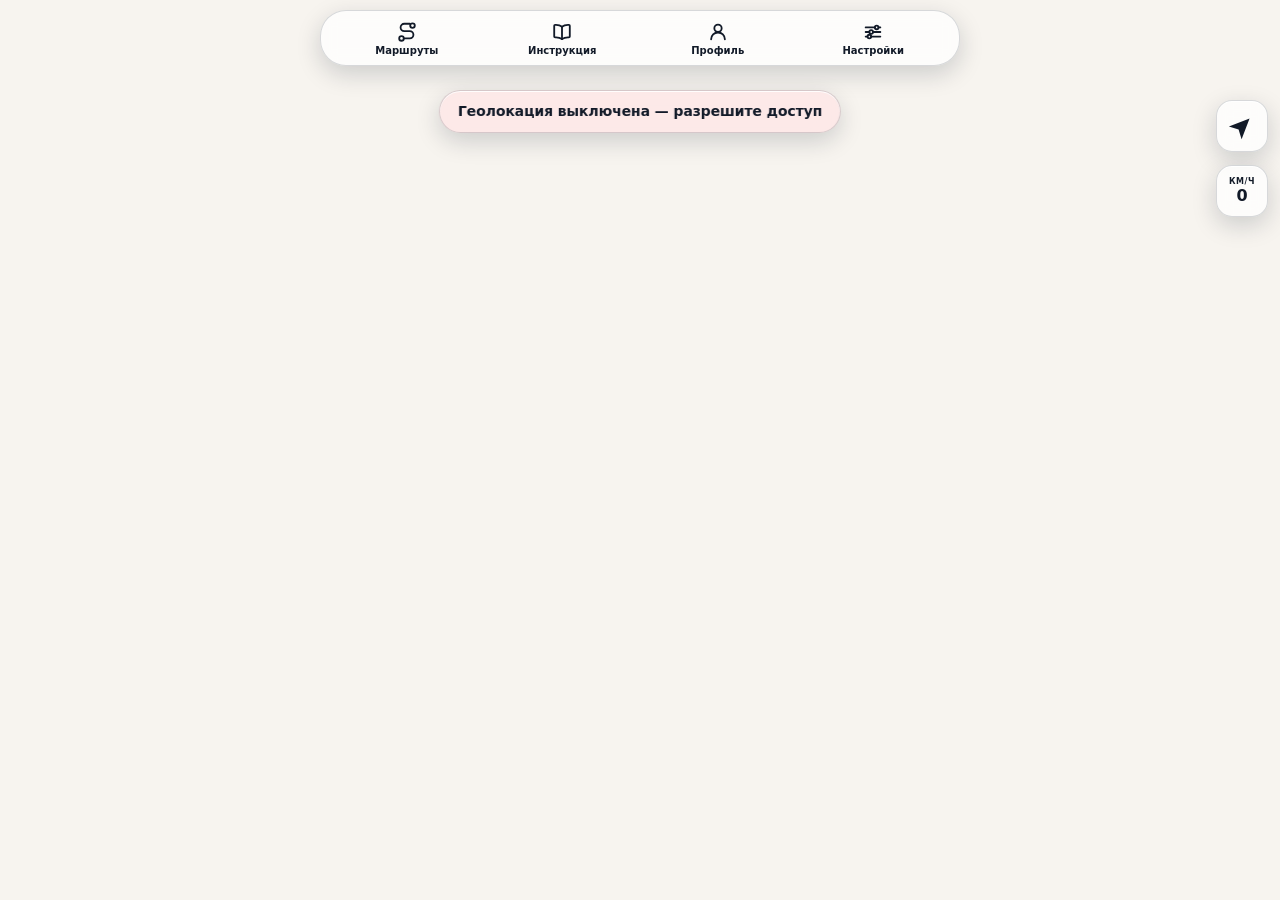
<file: navigator-v3.html>
<!DOCTYPE html>
<html lang="ru">
<head>
    <meta charset="utf-8">
    <script>
        /* Шлюз маршрутизирует только по пути, поэтому на домене редактора
           корень отдаёт navigator.html. Уводим на редактор до отрисовки. */
        (function () {
            if (window.location.hostname !== 'editor.ainstruktor.ru') return;
            var path = window.location.pathname;
            if (path === '/' || path === '/index.html' || path === '/navigator.html') {
                window.location.replace('/editor.html' + window.location.search + window.location.hash);
            }
        })();
    </script>
    <title>Автоинструктор</title>
    <link rel="icon" href="ico.png" type="image/png">
    <meta name="viewport" content="width=device-width, initial-scale=1.0, maximum-scale=1.0, user-scalable=no, viewport-fit=cover">
    <meta name="theme-color" content="#F4F6FA">
    <script>
        /* Тема применяется до первой отрисовки, чтобы не было вспышки светлого фона.
           Выбор пользователя живёт только в памяти вкладки, поэтому после
           перезагрузки снова берём схему устройства. */
        (function () {
            var theme = 'light';
            try {
                if (window.matchMedia('(prefers-color-scheme: dark)').matches) theme = 'dark';
            } catch (e) {}
            document.documentElement.setAttribute('data-theme', theme);
            var meta = document.querySelector('meta[name="theme-color"]');
            if (meta) meta.setAttribute('content', theme === 'dark' ? '#0F141C' : '#F4F6FA');
            /* Ключ из прошлых версий больше не нужен. */
            try { localStorage.removeItem('osm_theme_v1'); } catch (e) {}
        })();
    </script>
    <link rel="stylesheet" href="assets/css/navigator-v3.css?v=26">
    <link rel="stylesheet" href="assets/css/maplibre-gl.css?v=4.7.1">
    <!-- Yandex.Metrika counter -->
    <script type="text/javascript">
        (function(m,e,t,r,i,k,a){
            m[i]=m[i]||function(){(m[i].a=m[i].a||[]).push(arguments)};
            m[i].l=1*new Date();
            for (var j = 0; j < document.scripts.length; j++) {if (document.scripts[j].src === r) { return; }}
            k=e.createElement(t),a=e.getElementsByTagName(t)[0],k.async=1,k.src=r,a.parentNode.insertBefore(k,a)
        })(window, document,'script','https://mc.yandex.ru/metrika/tag.js?id=113791980', 'ym');

        ym(113791980, 'init', {ssr:true, webvisor:true, clickmap:true, ecommerce:"dataLayer", referrer: document.referrer, url: location.href, accurateTrackBounce:true, trackLinks:true});
    </script>
    <noscript><div><img src="https://mc.yandex.ru/watch/113791980" style="position:absolute; left:-9999px;" alt="" /></div></noscript>
    <!-- /Yandex.Metrika counter -->
</head>
<body>

<div id="loading" class="loading-overlay">
    <div>ЗАГРУЗКА...</div>
</div>

<div id="topActions" class="top-nav" aria-label="Разделы">
    <div class="top-nav-container">
        <button type="button" class="top-nav-btn active" data-tab="routes">
            <svg viewBox="0 0 24 24" fill="none" stroke="currentColor" stroke-width="1.8" stroke-linecap="round" stroke-linejoin="round" aria-hidden="true">
                <circle cx="6" cy="19" r="2.5"/>
                <circle cx="18" cy="5" r="2.5"/>
                <path d="M8.5 19H15a4 4 0 0 0 0-8H9a4 4 0 0 1 0-8h6"/>
            </svg>
            <span>Маршруты</span>
        </button>
        <button type="button" class="top-nav-btn" data-tab="instruction">
            <svg viewBox="0 0 24 24" fill="none" stroke="currentColor" stroke-width="2" stroke-linecap="round" stroke-linejoin="round" aria-hidden="true">
                <path d="M12 6.2C10.4 4.9 8.2 4.2 5.5 4.2H4.5a1 1 0 0 0-1 1v11.6a1 1 0 0 0 1 1h1c2.7 0 4.9.7 6.5 2 1.6-1.3 3.8-2 6.5-2h1a1 1 0 0 0 1-1V5.2a1 1 0 0 0-1-1h-1c-2.7 0-4.9.7-6.5 2Z"/>
                <path d="M12 6.2v13.6"/>
            </svg>
            <span>Инструкция</span>
        </button>
        <button type="button" class="top-nav-btn" data-tab="profile">
            <span class="top-nav-icon">
                <svg viewBox="0 0 24 24" fill="none" stroke="currentColor" stroke-width="1.8" stroke-linecap="round" stroke-linejoin="round" aria-hidden="true">
                    <circle cx="12" cy="8" r="4"/>
                    <path d="M4.5 20a7.5 7.5 0 0 1 15 0"/>
                </svg>
                <i class="nav-premium-badge" id="profilePremiumBadge" hidden title="Премиум активен" aria-label="Премиум активен">★</i>
            </span>
            <span>Профиль</span>
        </button>
        <button type="button" class="top-nav-btn" data-tab="settings">
            <svg viewBox="0 0 24 24" fill="none" stroke="currentColor" stroke-width="1.8" stroke-linecap="round" stroke-linejoin="round" aria-hidden="true">
                <path d="M4 7h10M18 7h2M4 17h2M10 17h10M4 12h4M12 12h8"/>
                <circle cx="16" cy="7" r="2"/>
                <circle cx="8" cy="17" r="2"/>
                <circle cx="10" cy="12" r="2"/>
            </svg>
            <span>Настройки</span>
        </button>
    </div>
</div>

<div id="instructionModal" class="hidden screen-modal">
    <div class="screen-panel" id="instructionScreen">
        <header class="screen-head">
            <h1 class="screen-title">Инструкция</h1>
            <button type="button" class="screen-close" onclick="closeInstruction()" aria-label="Закрыть">
                <svg viewBox="0 0 24 24" fill="none" stroke="currentColor" stroke-width="2" stroke-linecap="round" aria-hidden="true"><path d="M6 6l12 12M18 6L6 18"/></svg>
            </button>
        </header>
        <div class="instruction-body" id="instructionBody">
            <div class="instruction-loading">Загрузка...</div>
        </div>
    </div>
</div>


<video id="wakeLockVideo" playsinline muted loop></video>
<div id="map"></div>
<button id="locateBtn" class="circle-btn" aria-label="Привязка к геопозиции">
    <svg viewBox="0 0 24 24" aria-hidden="true"><path d="M18.05 5.96 11.68 22.5l-2.42-7.76L1.5 12.32 18.05 5.96Z"/></svg>
</button>

<div id="telemetryPanel" aria-label="Спидометр. Удерживайте для перехода в редактор" title="Удерживайте для перехода в редактор">
    <div class="tel-item"><span class="tel-label">КМ/Ч</span><span class="tel-value" id="telSpeed">0</span></div>
</div>
<div id="topCenterControls"><div id="routeNameDisplay"></div></div>

<div id="hud">
    <div class="hud-header hud-prev-header" id="hudPrevHeader" style="display:none">
        <button class="hud-cmd hud-prev" id="hudPrevCmd"><div class="hud-cmd-row"><span id="hudPrevCmdNum">1</span><span id="hudPrevCmdText"><span id="hudPrevCmdTextInner"></span></span></div></button>
    </div>
    <div class="hud-header">
        <button class="hud-cmd" id="hudCmd"><div class="hud-cmd-row"><span id="hudCmdNum">1</span><span id="hudCmdText"><span id="hudCmdTextInner">Маршрут не выбран</span></span><span id="hudCmdDist">---</span></div><span id="commentText"></span></button>
    </div>
    <div class="hud-actions">
        <button class="nav-action-btn" id="prevBtn" title="Предыдущая точка">
            <svg viewBox="0 0 24 24"><path d="M15.41 7.41L14 6l-6 6 6 6 1.41-1.41L10.83 12z"/></svg>
            <span>Назад</span>
        </button>
        <button class="nav-action-btn" id="playBtn" title="Симуляция проезда">
            <svg viewBox="0 0 24 24"><path d="M8 5v14l11-7z"/></svg>
            <span>Симуляция</span>
        </button>
        <button class="nav-action-btn" id="nextBtn" title="Следующая точка">
            <svg viewBox="0 0 24 24"><path d="M10 6L8.59 7.41 13.17 12l-4.58 4.59L10 18l6-6z"/></svg>
            <span>Вперёд</span>
        </button>
    </div>
</div>

<div id="shockBar">
    <div id="shockBarFill"></div>
    <div id="shockBarPeak" aria-hidden="true"></div>
    <span id="shockBarValue">0.0</span>
</div>

<div id="toast"></div>

<script>
    window.__tgReady = new Promise((resolve) => {
        const s = document.createElement('script');
        s.src = 'https://telegram.org/js/telegram-web-app.js';
        s.async = true;
        s.onload = () => {
            try {
                if (window.Telegram && Telegram.WebApp) {
                    Telegram.WebApp.ready();
                    Telegram.WebApp.expand();
                }
            } catch (e) {}
            resolve(true);
        };
        s.onerror = () => resolve(false);
        document.head.appendChild(s);
        setTimeout(() => resolve(false), 5000);
    });
</script>
<script src="assets/js/tg-fullscreen.js?v=1"></script>
<script src="assets/js/tts-n3.js"></script>
<script src="assets/js/maplibre-gl.js?v=4.7.1"></script>
<script src="assets/js/pmtiles.js?v=3.2.1"></script>
<script src="assets/js/map-styles.js?v=10"></script>
<script src="assets/js/onepage-adapter.js?v=2"></script>
<script src="assets/js/onepage-shop.js?v=2"></script>
<script src="assets/js/onepage-instructors.js?v=1"></script>
<script src="assets/js/menu-n3.js?v=17"></script>
<script src="assets/js/auth-n3.js?v=4"></script>
<script>
const MAP_PREFS_KEY = 'osm_map_prefs_v1';

function loadMapPrefs() {
  const prefs = { style: 'nn_3d' };
  try {
    const saved = JSON.parse(localStorage.getItem(MAP_PREFS_KEY) || '{}');
    if (saved && saved.style) {
      prefs.style = MAP_STYLES[saved.style] ? saved.style : 'nn_3d';
    }
  } catch (e) {}
  return prefs;
}

const MAP_PREFS = loadMapPrefs();

/* Выбор темы живёт только в памяти: после перезагрузки приложение снова
   следует схеме устройства. */
let sessionTheme = null;

const THEME_MEDIA = window.matchMedia('(prefers-color-scheme: dark)');

function loadThemePreference() {
  return sessionTheme ? sessionTheme === 'dark' : THEME_MEDIA.matches;
}

function applyThemePreference(isDark, remember) {
  const theme = isDark ? 'dark' : 'light';
  const previousTheme = document.documentElement.getAttribute('data-theme');
  document.documentElement.setAttribute('data-theme', theme);

  const meta = document.querySelector('meta[name="theme-color"]');
  if (meta) meta.setAttribute('content', isDark ? '#0F141C' : '#F4F6FA');

  const toggle = document.getElementById('themeToggle');
  if (toggle) toggle.checked = isDark;

  const value = document.getElementById('themeValue');
  if (value) value.textContent = isDark ? 'Вкл' : 'Выкл';

  /* remember === false — тему выставила система или старт приложения, а не
     пользователь: выбор не фиксируем и продолжаем следить за системой. */
  if (remember !== false) sessionTheme = theme;

  if (previousTheme && previousTheme !== theme &&
      typeof MenuModule !== 'undefined' &&
      typeof MenuModule.refreshRoutePreviews === 'function') {
    MenuModule.refreshRoutePreviews();
  }
}

/* Пока тема не выбрана вручную, приложение следует за системной: если
   пользователь переключит оформление на устройстве, тема обновится сразу. */
function handleSystemThemeChange(event) {
  if (sessionTheme) return;
  applyThemePreference(event.matches, false);
}

if (typeof THEME_MEDIA.addEventListener === 'function') {
  THEME_MEDIA.addEventListener('change', handleSystemThemeChange);
} else if (typeof THEME_MEDIA.addListener === 'function') {
  /* Safari до 14 не поддерживает addEventListener у MediaQueryList. */
  THEME_MEDIA.addListener(handleSystemThemeChange);
}

const COLORS = {
  Gold: { hex: '#FFD700' },
  Blue: { hex: '#007AFF' },
  Red: { hex: '#FF3B30' },
  Fuchsia: { hex: '#AF52DE' },
  Orange: { hex: '#FF9500' },
  Purple: { hex: '#5856D6' },
  Cyan: { hex: '#5AC8FA' },
  Brown: { hex: '#A2845E' },
  Lime: { hex: '#34C759' }
};

function ttsCacheKey(text, voiceType) {
    return `${voiceType}\0${String(text || '').trim()}`;
}

// Редактор работает только на домене шлюза: CDN перед ainstruktor.ru
// не пропускает POST, без которого сохранение невозможно.
const EDITOR_URL = 'https://editor.ainstruktor.ru/editor.html';

const APP = {
    map: null, userMarker: null, lastPos: null, lastAz: 0, rawAz: 0, hasHeading: false, lastTilt: 0, lastZoom: 17, autoCenter: false, currentSpeed: 0,
    lastFixTime: 0, _lastGoodFixAt: 0, _weakToastAt: 0, _azBasePos: null, _speedFallback: null,
    _geoWatchId: null, _geoErrorAt: 0, _geoDenied: false,
    navPoints: [],     navCurrentIndex: 0, _routeTotalDistance: 0,
    navAudio: new Audio(), _commentAudio: new Audio(),
    navConfig: {
        TRIGGER_DIST: 25, AZ_TOLERANCE: 45, SPEED_THRESHOLD: 2,
        ACCURACY_LIMIT: 150, WEAK_FIX_GRACE: 8000, HEADING_MIN_DIST: 6,
        /* Порог удара — в g (как показывает шок-бар). */
        SHOCK_THRESHOLD: 0, SHOCK_PHRASE: 'Сильный удар',
        SPEED_ALERT_THRESHOLD: 58, SPEED_ALERT_PHRASE: 'Превышение скорости'
    },
    _mapStyle: MAP_PREFS.style,
    _routeFeatures: [], _routeDataSource: null, _routeDataDirty: false,
    _driveActive: false, _driveRaf: null, _driveMarker: null, _driveShowFrom: -1,
    _lastSpeedAlertTime: 0,
    _motionPermissionGranted: false,
    _driveState: null, _driveResume: null, _simSeq: 0,
    _driveSpeed: 90,
    _simCurPos: null,
    markerRotation: 0, _arrowRaf: null, _arrowPos: null,
    _followPausedUntil: 0, _followPaddingBottom: 0,
    _audioCache: new Map(),
    _commentEnabled: true,
    _lastShockTime: 0,
    _lastSpeedAlertTime: 0,
    _motionTracked: false,
    _simFirstRun: true,
    _simMode: false,
    _navSeq: 0,
    _audioPending: 0,
    _autoCenterTimer: null,
    premiumStatus: null,
    _signBuildPromises: new WeakMap(),
};

const $ = id => document.getElementById(id);

const NAV_PLAY_ICONS = {
    play: '<svg viewBox="0 0 24 24"><path d="M8 5v14l11-7z"/></svg>',
    pause: '<svg viewBox="0 0 24 24"><path d="M6 19h4V5H6v14zm8-14v14h4V5h-4z"/></svg>'
};

function setPlayBtnState(state) {
    const pb = $('playBtn');
    if (!pb) return;
    const value = state === true ? 'running' : state === false ? 'idle' : state;
    const running = value === 'running';
    const paused = value === 'paused';
    const label = running ? 'Пауза' : paused ? 'Продолжить' : 'Симуляция';
    const title = running ? 'Пауза' : paused ? 'Продолжить симуляцию' : 'Симуляция проезда';
    pb.classList.toggle('active', running);
    pb.classList.toggle('is-paused', paused);
    pb.title = title;
    pb.setAttribute('aria-label', title);
    pb.innerHTML = `${running ? NAV_PLAY_ICONS.pause : NAV_PLAY_ICONS.play}<span>${label}</span>`;
}

/* ---------- MapLibre: адаптер объектов карты ---------- */
class MapMarker {
    constructor(options, element) {
        this.element = element;
        this.coordinates = options.coordinates || [0, 0];
        this._marker = new maplibregl.Marker({
            element,
            anchor: 'center',
            rotationAlignment: options.rotationAlignment || 'viewport',
            pitchAlignment: options.pitchAlignment || 'viewport'
        }).setLngLat(this.coordinates);
        this._onMap = false;
    }
    update(options) {
        if (options && options.coordinates) {
            this.coordinates = options.coordinates;
            this._marker.setLngLat(this.coordinates);
        }
    }
    setRotation(deg) {
        if (this._marker.setRotation) this._marker.setRotation(deg);
    }
    _add(map) {
        if (!this._onMap) {
            this._marker.addTo(map);
            this._onMap = true;
        }
    }
    _remove() {
        if (this._onMap) {
            this._marker.remove();
            this._onMap = false;
        }
    }
}

function mapAddChild(obj) {
    if (!APP.map || !obj) return;
    if (obj._add) obj._add(APP.map);
}

function mapRemoveChild(obj) {
    if (!obj) return;
    if (obj._remove) obj._remove();
}

let toastTimer = null;
function showToast(text, type = 'info', duration = 2000) {
    const el = $('toast');
    el.textContent = text;
    el.className = `toast ${type} show`;
    if (toastTimer) clearTimeout(toastTimer);
    toastTimer = setTimeout(() => el.classList.remove('show'), duration);
}

const ARROW_FRAME_MS = 1000 / 60;

function shortestAngleDelta(from, to) {
    return ((to - from + 540) % 360) - 180;
}

function normalizeAngle(deg) {
    return ((deg % 360) + 360) % 360;
}

function stopArrowAnimation() {
    if (APP._arrowRaf) {
        cancelAnimationFrame(APP._arrowRaf);
        APP._arrowRaf = null;
    }
}

// Плавно ведёт стрелку от последнего отрисованного положения к новому фиксу.
// Цикл живёт только на время перехода и завершается сам; кадры ограничены
// 60 fps, чтобы не тратить лишнее на 120-герцовых экранах.
function animateUserMarker(lat, lon, bearing, duration) {
    const marker = APP.userMarker;
    if (!marker) return;

    const from = APP._arrowPos || { lat, lon };
    const fromBearing = APP.markerRotation;
    const toBearing = Number.isFinite(bearing) ? normalizeAngle(bearing) : fromBearing;
    const moved = getGeoDistance([from.lat, from.lon], [lat, lon]);
    const turned = Math.abs(shortestAngleDelta(fromBearing, toBearing));

    stopArrowAnimation();

    // На месте и без поворота — ставим сразу, иначе стрелка дрожит от шума GPS.
    if (moved < 2 && turned < 2) {
        marker.update({ coordinates: [lon, lat] });
        marker.setRotation(toBearing);
        APP.markerRotation = toBearing;
        APP._arrowPos = { lat, lon };
        return;
    }

    const started = performance.now();
    let lastFrame = started - ARROW_FRAME_MS;

    const step = now => {
        if (now - lastFrame < ARROW_FRAME_MS - 0.5) {
            APP._arrowRaf = requestAnimationFrame(step);
            return;
        }
        lastFrame = now;

        const t = Math.min(1, (now - started) / duration);
        const frameLat = from.lat + (lat - from.lat) * t;
        const frameLon = from.lon + (lon - from.lon) * t;
        const frameBearing = normalizeAngle(fromBearing + shortestAngleDelta(fromBearing, toBearing) * t);

        marker.update({ coordinates: [frameLon, frameLat] });
        marker.setRotation(frameBearing);
        APP.markerRotation = frameBearing;
        APP._arrowPos = { lat: frameLat, lon: frameLon };
        APP._arrowRaf = t < 1 ? requestAnimationFrame(step) : null;
    };

    APP._arrowRaf = requestAnimationFrame(step);
}

// Стрелка не увеличивается больше базовых 54 px: 100% — это потолок.
// От зума 16 вниз до 12 она плавно уменьшается до 66%, чтобы на обзорной
// карте не закрывать половину города. Ниже 12 остаётся минимум.
function updateArrowScale() {
    if (!APP.map) return;
    const t = Math.min(1, Math.max(0, (APP.map.getZoom() - 12) / 4));
    const scale = 0.66 + 0.34 * t;
    document.documentElement.style.setProperty('--nav-mk-scale', scale.toFixed(3));
}

function followPadding() {
    const hud = $('hud');
    if (!hud || !hud.classList.contains('active')) {
        return { top: 0, bottom: 0, left: 0, right: 0 };
    }
    return { top: 0, bottom: Math.round(hud.getBoundingClientRect().height + 24), left: 0, right: 0 };
}

function resetFollowPadding() {
    if (!APP.map || !APP._followPaddingBottom) return;
    APP._followPaddingBottom = 0;
    APP.map.easeTo({ padding: { top: 0, bottom: 0, left: 0, right: 0 }, duration: 300 });
}

// Панель меняет высоту (появился комментарий, сменилась точка) — пересчитываем
// отступ камеры сразу. Иначе стрелка остаётся под панелью до следующего
// GPS-фикса, а потом камера прыгает. Замер после кадра: к этому моменту
// текст уже перенёсся и высота HUD окончательная.
function syncFollowPadding(duration = 300) {
    if (!APP.map || !APP.autoCenter) return;
    requestAnimationFrame(() => {
        if (!APP.map || !APP.autoCenter) return;
        if (Date.now() < (APP._followPausedUntil || 0)) return;
        const padding = followPadding();
        if (padding.bottom === APP._followPaddingBottom) return;
        APP._followPaddingBottom = padding.bottom;
        APP.map.easeTo({ padding, duration });
    });
}

function followCamera(lat, lon, duration) {
    if (!APP.map) return;
    if (Date.now() < (APP._followPausedUntil || 0)) return;

    const camera = {
        center: [lon, lat],
        zoom: APP.lastZoom,
        pitch: APP.lastTilt,
        duration,
        easing: t => t
    };
    if (APP.hasHeading) camera.bearing = APP.lastAz;

    // Нижний отступ уводит стрелку из-под HUD: карта центрируется
    // в видимой части, а не под панелью.
    const padding = followPadding();
    if (padding.bottom !== APP._followPaddingBottom) {
        camera.padding = padding;
        APP._followPaddingBottom = padding.bottom;
    }
    APP.map.easeTo(camera);
}

// Жест пользователя отпускает камеру на 5 с, иначе следующий фикс
// выдёргивает карту из-под пальца.
function pauseFollow() {
    if (!APP.autoCenter) return;
    APP._followPausedUntil = Date.now() + 5000;
}

function calcAzimuth(p1, p2) {
    if (!p1 || !p2) return 0;
    const [la1, lo1] = p1.map(v => v * Math.PI / 180);
    const [la2, lo2] = p2.map(v => v * Math.PI / 180);
    const y = Math.sin(lo2 - lo1) * Math.cos(la2);
    const x = Math.cos(la1) * Math.sin(la2) - Math.sin(la1) * Math.cos(la2) * Math.cos(lo2 - lo1);
    return Math.round((Math.atan2(y, x) * 180 / Math.PI + 360) % 360);
}

function getGeoDistance(p1, p2) {
    const R = 6371000;
    const dLat = (p2[0] - p1[0]) * Math.PI / 180;
    const dLon = (p2[1] - p1[1]) * Math.PI / 180;
    const a = Math.sin(dLat/2) * Math.sin(dLat/2) +
              Math.cos(p1[0] * Math.PI / 180) * Math.cos(p2[0] * Math.PI / 180) *
              Math.sin(dLon/2) * Math.sin(dLon/2);
    const c = 2 * Math.atan2(Math.sqrt(a), Math.sqrt(1-a));
    return R * c;
}

function setMapLocation(center, zoom, azimuth, duration = 400) {
    if (!APP.map) return;
    const params = {
        center: [center[1], center[0]],
        pitch: APP.lastTilt
    };
    if (zoom !== undefined) params.zoom = Math.min(zoom, 20);
    if (azimuth !== undefined) params.bearing = ((azimuth % 360) + 360) % 360;
    if (duration > 0) {
        APP.map.easeTo({ ...params, duration, easing: t => t });
    } else {
        APP.map.jumpTo(params);
    }
}

// Общая часть остановки и паузы: гасим кадры, анимацию карты, аудио и подсветку.
// Также увеличиваем счётчик запусков — по нему отменяются отложенные колбэки
// (озвучка точки могла ещё не закончиться, когда симуляцию уже выключили).
function haltDrive() {
    APP._driveActive = false;
    APP._simSeq++;
    if (APP._driveRaf) { cancelAnimationFrame(APP._driveRaf); APP._driveRaf = null; }
    if (APP.map) APP.map.stop();
    APP.navAudio.pause();
    APP._commentAudio.pause();
    APP.navAudio.onended = null;
    APP._commentAudio.onended = null;
    document.querySelectorAll('.playing').forEach(e => e.classList.remove('playing'));
    $('telSpeed').textContent = Math.round(APP.currentSpeed);
}

function stopDrive() {
    haltDrive();
    setPlayBtnState('idle');
    APP._driveShowFrom = -1;
    APP._driveState = null;
    APP._driveResume = null;
    if (APP._driveMarker) { APP._driveMarker.element.style.display = 'none'; }
}

function pauseDrive() {
    if (!APP._driveActive) return;
    const state = APP._driveState ? { ...APP._driveState } : null;
    haltDrive();
    APP._driveResume = state;
    APP._driveState = null;
    setPlayBtnState('paused');
    // Маркер и _simCurPos не сбрасываем: на паузе расстояние в панели
    // продолжает считаться от маркера, а не от реального GPS.
}

function endSimulation() {
    stopDrive();
    APP._simMode = false;
    updateTiltState();
    // stopDrive() сбрасывает _driveShowFrom, но сам по себе не перерисовывает
    // маршрут: без этого после финиша остаются скрытыми пройденные точки.
    renderRoutePoints();
}

// Новая текущая цель симуляции: панель, зелёное кольцо и список точек.
// renderRoutePoints() в конце сам вызывает updateHud().
function setSimTarget(idx) {
    APP.navCurrentIndex = idx;
    APP._driveShowFrom = idx;
    renderRoutePoints();
    updatePointsListActive();
}

// Последняя точка маршрута: следующей точки нет, но собственный путь точки —
// это финишный хвост маршрута. Доезжаем его и только потом завершаем
// симуляцию, иначе анимация обрывается, не доходя до конца линии.
function driveLastPointPath(idx) {
    const p = APP.navPoints[idx];
    if (!p || !p.pts || p.pts.length < 2) {
        endSimulation();
        return;
    }
    setSimTarget(idx);
    driveAlongPath(idx);
}

function driveAlongPath(fromIdx) {
    const p = APP.navPoints[fromIdx];
    if (!p || !p.pts || p.pts.length < 2) return;

    const resume = APP._driveResume && APP._driveResume.idx === fromIdx ? APP._driveResume : null;

    const path = p.pts;
    if (!p._dists) {
        p._dists = [0];
        for (let i = 1; i < path.length; i++) {
            p._dists[i] = p._dists[i - 1] + getGeoDistance(path[i - 1], path[i]);
        }
    }
    const dists = p._dists;
    const totalDist = dists[path.length - 1];
    if (totalDist < 0.1) {
        showToast('Путь точки слишком короткий для симуляции', 'info');
        endSimulation();
        return;
    }

    stopDrive();
    APP._driveActive = true;
    APP._driveShowFrom = Math.min(fromIdx + 1, APP.navPoints.length - 1);

    let simulatedDist = resume ? resume.dist : 0;
    let currentSeg = resume ? resume.seg : 0;
    let currentAz = resume ? resume.az : calcAzimuth(path[0], path[1]);
    let lastFrameTime = performance.now();
    let _lastSeg = resume ? resume.lastSeg : 0;
    let _lastZoom = APP.map.getZoom();
    let _zoomChangedAt = 0;
    let _zoomRecenterPending = false;
    APP._driveState = { idx: fromIdx, dist: simulatedDist, seg: currentSeg, az: currentAz, lastSeg: _lastSeg };

    // Зум не ставит симуляцию на паузу. После окончания жеста мягко
    // возвращаем камеру к текущей точке, сохраняя выбранный пользователем зум.

    mapRemoveChild(APP._driveMarker);
    mapAddChild(APP._driveMarker);
    APP._driveMarker.update({ coordinates: [path[0][1], path[0][0]] });
    APP._driveMarker.element.style.display = '';
    APP._simCurPos = [path[0][0], path[0][1]];

    if (resume) {
        const mp = getPos(simulatedDist);
        currentSeg = mp.seg;
        APP._driveMarker.update({ coordinates: [mp.lon, mp.lat] });
        APP._simCurPos = [mp.lat, mp.lon];

        // Сначала совмещаем камеру с маркером, затем ведём её к следующей
        // вершине за оставшееся время сегмента — иначе маркер уезжает
        // от центра и камера догоняет его только на следующем сегменте.
        setMapLocation([mp.lat, mp.lon], undefined, currentAz, 0);
        const nextIdx = mp.seg + 1;
        if (nextIdx < path.length) {
            const remaining = Math.max(dists[nextIdx] - simulatedDist, 0);
            const remainingMs = remaining / (APP._driveSpeed / 3.6) * 1000;
            setMapLocation([path[nextIdx][0], path[nextIdx][1]], undefined, currentAz, Math.max(remainingMs, 300));
        }
    } else {
        const firstDur = (dists[1] - dists[0]) / (APP._driveSpeed / 3.6) * 1000;
        const zoom = APP._simForceZoom ? 19 : undefined;
        APP._simForceZoom = false;
        setMapLocation([path[1][0], path[1][1]], zoom, currentAz, Math.max(firstDur, 500));
    }

    function getPos(dist) {
        if (dist >= totalDist) {
            const last = path[path.length - 1];
            return { lat: last[0], lon: last[1], seg: path.length - 2 };
        }
        while (_lastSeg < dists.length - 1 && dists[_lastSeg + 1] < dist) _lastSeg++;
        const t = dists[_lastSeg + 1] > dists[_lastSeg] ? (dist - dists[_lastSeg]) / (dists[_lastSeg + 1] - dists[_lastSeg]) : 0;
        return {
            lat: path[_lastSeg][0] + (path[_lastSeg + 1][0] - path[_lastSeg][0]) * t,
            lon: path[_lastSeg][1] + (path[_lastSeg + 1][1] - path[_lastSeg][1]) * t,
            seg: _lastSeg
        };
    }

    function frame(time) {
        if (!APP._driveActive) return;
        // Ограничиваем шаг: после сворачивания вкладки rAF может вернуть
        // большой dt, и машина иначе прыгнет далеко вперёд.
        const dt = Math.min((time - lastFrameTime) / 1000, 0.1);
        lastFrameTime = time;
        simulatedDist += (APP._driveSpeed / 3.6) * dt;

        if (simulatedDist >= totalDist) {
            const lastPt = path[path.length - 1];
            const prevPt = path[path.length - 2];
            currentAz = calcAzimuth(prevPt, lastPt);
            APP._driveMarker.update({ coordinates: [lastPt[1], lastPt[0]] });
            stopDrive();
            APP._simCurPos = [lastPt[0], lastPt[1]];
            // stopDrive() прячет маркер; на время озвучки команды возвращаем
            // его на место, иначе он пропадает до старта следующего отрезка.
            mapAddChild(APP._driveMarker);
            APP._driveMarker.element.style.display = '';

            const nextIdx = fromIdx + 1;
            if (nextIdx >= APP.navPoints.length) {
                endSimulation();
                return;
            }

            // Приехали в точку nextIdx: она становится текущей целью и
            // озвучивается — как при срабатывании триггера в навигации.
            setSimTarget(nextIdx);
            setPlayBtnState('running');

            // stopDrive() выше уже увеличил _simSeq — запоминаем его, чтобы
            // отменённая симуляция не продолжилась после озвучки.
            const simSeq = APP._simSeq;
            playPointAudio(APP.navPoints[nextIdx], () => {
                if (simSeq !== APP._simSeq || APP._driveActive) return;
                const targetIdx = nextIdx + 1;
                if (targetIdx >= APP.navPoints.length) {
                    // Приехали в последнюю точку: следующей нет, но её путь —
                    // финишный хвост маршрута, его тоже проезжаем.
                    driveLastPointPath(nextIdx);
                    return;
                }
                const target = APP.navPoints[targetIdx];
                if (!target || !target.pts || target.pts.length < 2) {
                    endSimulation();
                    return;
                }
                // После озвучки командой текущей цели становится следующая точка.
                setSimTarget(targetIdx);
                driveAlongPath(nextIdx);
            });
            return;
        }

        const mp = getPos(simulatedDist);

        const curZoom = APP.map.getZoom();
        if (curZoom !== _lastZoom) {
            _lastZoom = curZoom;
            _zoomChangedAt = time;
            _zoomRecenterPending = true;
        }

        if (mp.seg !== currentSeg) {
            currentSeg = mp.seg;
            const nextIdx = mp.seg + 1;
            if (nextIdx < path.length) {
                const d = (dists[nextIdx] - dists[mp.seg]) / (APP._driveSpeed / 3.6) * 1000;
                currentAz = calcAzimuth(path[mp.seg], path[nextIdx]);
                if (!_zoomRecenterPending) {
                    setMapLocation([path[nextIdx][0], path[nextIdx][1]], undefined, currentAz, Math.max(d, 500));
                }
            }
        }

        if (_zoomRecenterPending && time - _zoomChangedAt >= 180) {
            _zoomRecenterPending = false;
            setMapLocation([mp.lat, mp.lon], undefined, currentAz, 300);
        }

        if (APP._driveState) {
            APP._driveState.dist = simulatedDist;
            APP._driveState.seg = currentSeg;
            APP._driveState.az = currentAz;
            APP._driveState.lastSeg = _lastSeg;
        }
        APP._driveMarker.update({ coordinates: [mp.lon, mp.lat] });
        APP._simCurPos = [mp.lat, mp.lon];
        // На кадре меняется только расстояние — полный updateHud() здесь
        // пересобирал бы SVG, innerHTML и обработчики 60 раз в секунду.
        updateHudPos(APP._simCurPos);
        APP._driveRaf = requestAnimationFrame(frame);
    }

    $('telSpeed').textContent = Math.round(APP._driveSpeed);
    APP._driveRaf = requestAnimationFrame(frame);
    setPlayBtnState('running');
}


function initGeolocation() {
    if (!navigator.geolocation) {
        showToast('Браузер не поддерживает геолокацию', 'error', 5000);
        return;
    }
    if (APP._geoWatchId !== null) return;
    APP._geoWatchId = navigator.geolocation.watchPosition(onGeoPosition, onGeoError, {
        enableHighAccuracy: true,
        maximumAge: 1000,
        timeout: 20000
    });
}

function onGeoPosition(pos) {
    if (!pos || !pos.coords) return;
    const lat = pos.coords.latitude;
    const lon = pos.coords.longitude;
    if (!Number.isFinite(lat) || !Number.isFinite(lon)) return;

    const coords = [lat, lon];
    const now = Date.now();
    const accuracy = Number.isFinite(pos.coords.accuracy) ? pos.coords.accuracy : null;

    // Грубый фикс (сотни метров) не применяем, пока есть свежий точный:
    // иначе стрелка прыгает через дома. Если точного давно нет — берём что есть.
    if (accuracy !== null && accuracy > APP.navConfig.ACCURACY_LIMIT) {
        if (APP._lastGoodFixAt && now - APP._lastGoodFixAt < APP.navConfig.WEAK_FIX_GRACE) return;
        if (now - APP._weakToastAt > 60000) {
            APP._weakToastAt = now;
            showToast('Слабый сигнал GPS — ведём приблизительно', 'info', 4000);
        }
    } else {
        APP._lastGoodFixAt = now;
    }

    const dt = APP.lastFixTime ? Math.min((now - APP.lastFixTime) / 1000, 10) : 0;
    const moved = APP.lastPos ? getGeoDistance(APP.lastPos, coords) : 0;
    const speed = estimateSpeed(pos.coords.speed, moved, dt);
    const heading = estimateHeading(coords, speed, pos.coords.heading);

    APP.lastFixTime = now;
    APP.lastPos = coords;
    APP.currentSpeed = speed;
    checkSpeedAlert(speed);

    if (heading !== null) {
        APP.lastAz = heading;
        APP.rawAz = heading;
        APP.hasHeading = true;
    }

    const duration = Math.max(500, Math.min(1500, (dt ? dt * 1000 : 1000) + 200));
    animateUserMarker(lat, lon, APP.hasHeading ? APP.lastAz : null, duration);
    if (APP.autoCenter) followCamera(lat, lon, duration);
    $('telSpeed').textContent = Math.round(APP._driveActive ? APP._driveSpeed : APP.currentSpeed);

    if (APP.navCurrentIndex >= 0) navCheckTriggers();
}

// В iOS Safari coords.speed часто null, поэтому считаем скорость по
// перемещению и сглаживаем: иначе шум GPS дёргает стрелку и спидометр.
function estimateSpeed(reported, moved, dt) {
    if (Number.isFinite(reported) && reported >= 0) {
        APP._speedFallback = null;
        return reported * 3.6;
    }
    if (dt < 0.8) return APP._speedFallback || 0;
    const measured = Math.min((moved / dt) * 3.6, 250);
    APP._speedFallback = APP._speedFallback === null
        ? measured
        : APP._speedFallback * 0.6 + measured * 0.4;
    return APP._speedFallback;
}

function estimateHeading(coords, speedKmh, reported) {
    if (speedKmh < APP.navConfig.SPEED_THRESHOLD) {
        // Стоим: курс не обновляем, чтобы стрелка не крутилась на месте.
        APP._azBasePos = null;
        return null;
    }

    if (Number.isFinite(reported) && reported >= 0 && reported <= 360) {
        APP._azBasePos = null;
        return reported % 360;
    }

    // Фолбэк: азимут по перемещению от базовой точки. База сдвигается только
    // после заметного смещения, поэтому отдельный шумный фикс не даёт скачка.
    if (!APP._azBasePos) APP._azBasePos = APP.lastPos;
    if (!APP._azBasePos) return null;
    if (getGeoDistance(APP._azBasePos, coords) < APP.navConfig.HEADING_MIN_DIST) return null;
    const azimuth = calcAzimuth(APP._azBasePos, coords);
    APP._azBasePos = coords;
    return azimuth;
}

function onGeoError(error) {
    const code = error && error.code;
    const now = Date.now();
    if (code === 1) {
        if (APP._geoDenied) return;
        APP._geoDenied = true;
        showToast('Геолокация выключена — разрешите доступ', 'error', 6000);
        return;
    }
    // Разовый сбой сразу после нормального фикса не показываем: это шум.
    if (APP.lastFixTime && now - APP.lastFixTime < 15000) return;
    if (now - APP._geoErrorAt < 15000) return;
    APP._geoErrorAt = now;
    showToast(code === 3 ? 'GPS не отвечает — ждём сигнал' : 'Не удалось определить местоположение', 'info', 4000);
}

function disableAutoCenter() {
    if (APP._autoCenterTimer) {
        clearTimeout(APP._autoCenterTimer);
        APP._autoCenterTimer = null;
    }
    APP.autoCenter = false;
    APP._followPausedUntil = 0;
    $('locateBtn').classList.remove('active');
    resetFollowPadding();
    updateTiltState();
}

function tempDisableAutoCenter(duration) {
    if (!APP.autoCenter) return;
    disableAutoCenter();
    APP._autoCenterTimer = setTimeout(() => {
        APP.autoCenter = true;
        $('locateBtn').classList.add('active');
        updateTiltState();
        if (APP.lastPos) followCamera(APP.lastPos[0], APP.lastPos[1], 600);
        APP._autoCenterTimer = null;
    }, duration || 5000);
}

function toggleAutoCenter() {
    if (APP._autoCenterTimer) {
        clearTimeout(APP._autoCenterTimer);
        APP._autoCenterTimer = null;
    }
    // После жеста кнопка возвращает камеру, а не выключает привязку.
    if (APP.autoCenter && APP._followPausedUntil > Date.now()) {
        APP._followPausedUntil = 0;
        if (APP.lastPos) followCamera(APP.lastPos[0], APP.lastPos[1], 500);
        showToast('Слежение возобновлено', 'info', 1500);
        return;
    }
    APP.autoCenter = !APP.autoCenter;
    $('locateBtn').classList.toggle('active', APP.autoCenter);
    if (APP.autoCenter) {
        stopDrive();
        APP._simMode = false;
        APP._followPausedUntil = 0;
    } else {
        resetFollowPadding();
    }
    updateTiltState();
    if (APP.autoCenter && APP.lastPos) {
        followCamera(APP.lastPos[0], APP.lastPos[1], 600);
    }
    showToast(APP.autoCenter ? 'Привязка включена' : 'Привязка отключена');
}

function updateShockDisplay() {
    const val = parseFloat($('triggerShock').value);
    $('triggerShockVal').textContent = val + 'g';
}

function applyShockConfig() {
    const on = $('triggerShockToggle').checked;
    if (on && !APP._motionPermissionGranted) {
        ensureMotionTracking().then(granted => {
            if (!granted) {
                $('triggerShockToggle').checked = false;
                $('triggerShockVal').textContent = 'Выкл';
                return;
            }
            const val = parseFloat($('triggerShock').value);
            APP.navConfig.SHOCK_THRESHOLD = val;
            APP.navConfig.SHOCK_PHRASE = 'Сильный удар';
            updateShockBarVisibility();
            $('triggerShockVal').textContent = val + 'g';
        });
        return;
    }
    const val = on ? parseFloat($('triggerShock').value) : 0;
    APP.navConfig.SHOCK_THRESHOLD = val;
    APP.navConfig.SHOCK_PHRASE = 'Сильный удар';
    updateShockBarVisibility();
    $('triggerShockVal').textContent = val + 'g';
}
function applySpeedConfig() {
    const on = $('triggerSpeedAlertToggle').checked;
    const val = on ? parseInt($('triggerSpeedAlert').value) || 58 : 0;
    APP.navConfig.SPEED_ALERT_THRESHOLD = val;
    APP.navConfig.SPEED_ALERT_PHRASE = 'Превышение скорости';
}
function applyCommentConfig() {
    APP._commentEnabled = $('commentToggle').checked;
    if (!APP._commentEnabled) APP._commentAudio.pause();
    const ct = $('commentText');
    ct.style.display = APP._commentEnabled && ct.textContent.trim() ? 'block' : 'none';
    syncFollowPadding();
}

async function requestMotionPermission() {
    if (typeof DeviceMotionEvent !== 'undefined' && DeviceMotionEvent.requestPermission) {
        try {
            const state = await DeviceMotionEvent.requestPermission();
            return state === 'granted';
        } catch (e) {
            return false;
        }
    }
    return true;
}

function ensureMotionTracking() {
    if (APP._motionTracked) return Promise.resolve(true);
    return requestMotionPermission().then(granted => {
        APP._motionPermissionGranted = granted;
        if (granted) {
            APP._motionTracked = true;
            window.addEventListener('devicemotion', onMotion);
        }
        updateShockBarVisibility();
        return granted;
    });
}

function updateShockBarVisibility() {
    const bar = $('shockBar');
    const show = APP.navConfig.SHOCK_THRESHOLD > 0;
    if (bar) bar.style.display = show ? 'block' : 'none';
}

const SHOCK_DEBOUNCE = 3000;

function isAudioPlaying() {
    return APP._audioPending > 0 ||
           (!APP.navAudio.paused && APP.navAudio.currentTime > 0) ||
           (!APP._commentAudio.paused && APP._commentAudio.currentTime > 0);
}

/* Оповещение об ударе считается по отклонению модуля ускорения от 1g.
   Величина не зависит от ориентации телефона. */
function motionImpactG(acc) {
    const total = Math.sqrt(acc.x * acc.x + acc.y * acc.y + acc.z * acc.z);
    return Math.abs(total - 9.8) / 9.8;
}

function onMotion(event) {
    const acc = event.accelerationIncludingGravity;
    if (!acc) return;

    const impactG = motionImpactG(acc);
    const shockThreshold = APP.navConfig.SHOCK_THRESHOLD;

    /* Шок-бар показывает, что видит датчик. */
    if (shockThreshold > 0) updateShockBar(impactG);

    const now = Date.now();

    /* Сильный удар — одиночный всплеск выше порога. */
    if (shockThreshold > 0 && !isAudioPlaying() && impactG > shockThreshold) {
        if (now - APP._lastShockTime >= SHOCK_DEBOUNCE) {
            APP._lastShockTime = now;
            playCommand(APP.navConfig.SHOCK_PHRASE || 'Сильный удар').catch(() => {});
        }
    }

}

let _shockFill = null;
let _shockLabel = null;
let _shockPeak = null;
let _shockLastG = -1;
let _shockLastColor = '';
let _shockPeakLastG = -1;
let _shockPeakShown = false;
const _shockSamples = [];

const SHOCK_BAR_MAX_G = 3;
const SHOCK_STEP_G = 0.05;
const SHOCK_BAR_MIN_G = 0.25;
const SHOCK_PEAK_HOLD_MS = 1000;
const SHOCK_PEAK_MIN_DROP = SHOCK_STEP_G / 2;

/* Показываем только кратные 0.05 g: меньше перерисовок бара,
   а мелкий шум датчика в покое вообще не двигает заливку. */
function quantizeShockG(g) {
    return Math.round(Math.max(0, g) / SHOCK_STEP_G) * SHOCK_STEP_G;
}

/* Максимум за последние SHOCK_PEAK_HOLD_MS: точка стоит на самом сильном
   значении окна и не дёргается от каждого следующего отсчёта. */
function shockPeakG(now, value) {
    _shockSamples.push([now, value]);
    while (_shockSamples.length && now - _shockSamples[0][0] > SHOCK_PEAK_HOLD_MS) {
        _shockSamples.shift();
    }
    let peak = 0;
    for (let i = 0; i < _shockSamples.length; i++) {
        if (_shockSamples[i][1] > peak) peak = _shockSamples[i][1];
    }
    return peak;
}

function shockBarPercent(g) {
    return Math.max(0, Math.min(100, (g / SHOCK_BAR_MAX_G) * 100));
}

function shockBarColor(g) {
    if (g < 0.5) return '#16A34A';
    if (g < 1.5) return '#FFD700';
    if (g < 2.5) return '#FF9500';
    return '#FF3B30';
}

/* Заливка показывает ускорение в реальном времени, отдельная точка — пик:
   она стоит на максимуме SHOCK_PEAK_HOLD_MS, затем плавно гаснет (CSS),
   чтобы можно было увидеть, насколько сильным был удар или клевок. */
function updateShockBar(g) {
    if (!_shockFill) _shockFill = $('shockBarFill');
    if (!_shockLabel) _shockLabel = $('shockBarValue');
    if (!_shockPeak) _shockPeak = $('shockBarPeak');
    if (!_shockFill) return;

    const value = quantizeShockG(g);
    const now = Date.now();

    if (value !== _shockLastG) {
        _shockLastG = value;
        const showBar = value >= SHOCK_BAR_MIN_G;
        _shockFill.style.width = showBar ? shockBarPercent(value) + '%' : '0%';
        if (showBar) {
            const color = shockBarColor(value);
            if (color !== _shockLastColor) {
                _shockLastColor = color;
                _shockFill.style.background = color;
            }
        }
        if (_shockLabel) _shockLabel.textContent = showBar ? value.toFixed(2) : '';
    }

    const peak = quantizeShockG(shockPeakG(now, value));
    /* Точку видно, только когда текущее значение уже упало ниже пика:
       иначе она сливается с концом заливки и ничего не добавляет. */
    const showPeak = peak >= SHOCK_BAR_MIN_G && peak - value > SHOCK_PEAK_MIN_DROP;
    if (peak !== _shockPeakLastG) {
        _shockPeakLastG = peak;
        const pct = shockBarPercent(peak);
        /* У краёв экрана сдвигаем точку внутрь, чтобы она не обрезалась. */
        _shockPeak.style.left = `clamp(20px, ${pct}%, calc(100% - 20px))`;
        _shockPeak.style.background = shockBarColor(peak);
        _shockPeak.textContent = peak > 0 ? peak.toFixed(2) : '';
    }
    if (showPeak !== _shockPeakShown) {
        _shockPeakShown = showPeak;
        _shockPeak.style.opacity = showPeak ? '1' : '0';
    }
}

const SPEED_ALERT_DEBOUNCE = 5000;

function checkSpeedAlert(speed) {
    const threshold = APP.navConfig.SPEED_ALERT_THRESHOLD;
    if (threshold <= 0) return;
    if (isAudioPlaying()) return;
    if (speed > threshold) {
        const now = Date.now();
        if (now - APP._lastSpeedAlertTime < SPEED_ALERT_DEBOUNCE) return;
        APP._lastSpeedAlertTime = now;
        playCommand(APP.navConfig.SPEED_ALERT_PHRASE || 'Превышение скорости').catch(() => {});
    }
}

window.getNavigatorMapStyle = () => mapStyleDefinition(APP._mapStyle);
window.getNavigatorMapStyleKey = () => APP._mapStyle;

/* ---------- Яндекс.Спутник: пересчёт проекции EPSG:3395 -> Web Mercator ----------
   Keyless-тайлы Яндекса отдаются в эллипсоидном Меркаторе, а MapLibre рисует
   сферический Web Mercator: по долготе всё совпадает, а по широте нужен сдвиг.
   Схему 'yandexsat://' перехватывает протокол: он по строке web-тайла считает
   точную строку в сетке Яндекса, берёт её и субпиксельно сдвигает.
   Для Нижнего Новгорода сдвиг ≈19.7 км (проверено замером по снимкам). */
const YANDEX_MERC_E = 0.0818191908426;
let _yandexProtoRegistered = false;

function webRowToLat(R, worldPx) {
    return Math.atan(Math.sinh(Math.PI * (1 - 2 * R / worldPx))) * 180 / Math.PI;
}

function latToYandexRow(lat, worldPx) {
    const b = lat * Math.PI / 180;
    const phi = (1 - YANDEX_MERC_E * Math.sin(b)) / (1 + YANDEX_MERC_E * Math.sin(b));
    const theta = Math.tan(Math.PI / 4 + b / 2) * Math.pow(phi, YANDEX_MERC_E / 2);
    return worldPx * (1 - Math.log(theta) / Math.PI) / 2;
}

function makeCanvas(w, h) {
    if (typeof OffscreenCanvas !== 'undefined') {
        const c = new OffscreenCanvas(w, h);
        return { canvas: c, ctx: c.getContext('2d'), offscreen: true };
    }
    const c = document.createElement('canvas');
    c.width = w; c.height = h;
    return { canvas: c, ctx: c.getContext('2d'), offscreen: false };
}

async function fetchTileBitmap(url, signal) {
    const res = await fetch(url, { signal, mode: 'cors' });
    if (!res.ok) throw new Error('HTTP ' + res.status);
    return await createImageBitmap(await res.blob());
}

async function buildYandexTile(params, abortController) {
    const m = /yandexsat:\/\/sat\/(\d+)\/(\d+)\/(\d+)/.exec((params && params.url) || '');
    if (!m) throw new Error('Некорректный URL тайла Яндекса');
    const z = +m[1], x = +m[2], y = +m[3];
    const n = Math.pow(2, z);
    const worldPx = 256 * n;

    const lat = webRowToLat(256 * y, worldPx);
    const yRow = latToYandexRow(lat, worldPx);
    let srcY = Math.floor(yRow / 256);
    srcY = Math.max(0, Math.min(n - 1, srcY));
    const shiftUp = Math.max(0, Math.min(255.999, yRow - 256 * srcY));

    // Сдвиг округляем до целых пикселей: при дробном сдвиге drawImage
    // пересэмплирует стык двух тайлов и на нём проступает видимая
    // горизонтальная линия. Целочисленный сдвиг линию убирает, а ошибка
    // при этом меньше пикселя.
    const snap = Math.max(0, Math.min(255, Math.round(shiftUp)));

    const base = 'https://core-sat.maps.yandex.net/tiles?l=sat&x=' + x + '&y=';
    const signal = abortController && abortController.signal;
    const secondY = Math.min(n - 1, srcY + 1);
    const [imgA, imgB] = await Promise.all([
        fetchTileBitmap(base + srcY + '&z=' + z, signal),
        snap > 0
            ? fetchTileBitmap(base + secondY + '&z=' + z, signal).catch(() => null)
            : Promise.resolve(null)
    ]);

    const { canvas, ctx, offscreen } = makeCanvas(256, 256);
    ctx.drawImage(imgA, 0, -snap);
    if (imgB) ctx.drawImage(imgB, 0, 256 - snap);
    if (imgA.close) imgA.close();
    if (imgB && imgB.close) imgB.close();

    const data = offscreen ? canvas.transferToImageBitmap() : await createImageBitmap(canvas);
    return { data };
}

function registerYandexProtocol() {
    if (_yandexProtoRegistered) return;
    if (typeof maplibregl === 'undefined' || !maplibregl.addProtocol) return;
    maplibregl.addProtocol('yandexsat', buildYandexTile);
    if (typeof pmtiles !== 'undefined' && pmtiles.Protocol) {
        try { maplibregl.addProtocol('pmtiles', new pmtiles.Protocol().tile); } catch (e) {}
    }
    _yandexProtoRegistered = true;
}

function saveMapPrefs() {
    try {
        localStorage.setItem(MAP_PREFS_KEY, JSON.stringify({ style: APP._mapStyle }));
    } catch (e) {}
}

function renderMapSettings() {
    const grid = $('mapStyleGrid');
    if (grid) {
        grid.innerHTML = '';
        Object.keys(MAP_STYLES).forEach(key => {
            const btn = document.createElement('button');
            btn.type = 'button';
            btn.className = 'map-style-btn' + (APP._mapStyle === key ? ' active' : '');
            btn.dataset.style = key;
            btn.textContent = MAP_STYLES[key].label;
            btn.title = MAP_STYLES[key].label;
            btn.addEventListener('click', () => setMapType(key));
            grid.appendChild(btn);
        });
    }
}

function syncMapStyleButtons() {
    document.querySelectorAll('.map-style-btn').forEach(btn => {
        btn.classList.toggle('active', btn.dataset.style === APP._mapStyle);
    });
}

function setMapType(type) {
    if (!MAP_STYLES[type] || !APP.map || APP._mapStyle === type) return;
    APP._mapStyle = type;
    saveMapPrefs();
    syncMapStyleButtons();
    APP._routeDataSource = null;
    APP.map.setStyle(mapStyleDefinition(type));
    if ((MAP_STYLES[type].omt || MAP_STYLES[type].pitch3d) && APP.map.getZoom() >= 14) {
        APP.lastTilt = 55;
        APP.map.easeTo({ pitch: 55, duration: 600 });
    }
    showToast(MAP_STYLES[type].label, 'info', 1500);
}

function setTilt(mode) {
    const is3d = mode === '3d';
    if (is3d === APP._is3D) return;
    APP._is3D = is3d;
    APP.lastTilt = is3d ? 60 : 0;
    if (APP.map) APP.map.easeTo({ pitch: APP.lastTilt, duration: 300 });
}

function updateTiltState() {
    setTilt(APP._simMode || APP.autoCenter ? '3d' : '2d');
}

function closeAllSheets() {
    closePointsList();
    closeSettings();
    closeProfile();
    closeInstruction();
    closePremiumOffer();
    if (typeof MenuModule !== 'undefined') MenuModule.hide();
}

function openProfile() {
    if (!$('profileModal').classList.contains('hidden')) { closeProfile(); return; }
    closeAllSheets();
    if (window.AuthModule && typeof AuthModule.render === 'function') AuthModule.render();
    renderPremiumUi();
    loadPremiumStatus().catch(() => {});
    $('profileModal').classList.remove('hidden');
}

function closeProfile() {
    hideScreen('profileModal');
}

function openSettings() {
    if (!$('navSettingsModal').classList.contains('hidden')) { closeSettings(); return; }
    closeAllSheets();
    renderMapSettings();
    $('themeToggle').checked = document.documentElement.getAttribute('data-theme') === 'dark';
    $('themeValue').textContent = document.documentElement.getAttribute('data-theme') === 'dark' ? 'Вкл' : 'Выкл';
    $('commentToggle').checked = APP._commentEnabled;
    const shockOn = APP.navConfig.SHOCK_THRESHOLD > 0 && APP._motionPermissionGranted;
    $('triggerShockToggle').checked = shockOn;
    $('triggerShock').value = shockOn ? APP.navConfig.SHOCK_THRESHOLD : 1;
    $('triggerShockVal').textContent = shockOn ? APP.navConfig.SHOCK_THRESHOLD + 'g' : 'Выкл';
    const speedOn = APP.navConfig.SPEED_ALERT_THRESHOLD > 0;
    $('triggerSpeedAlertToggle').checked = speedOn;
    $('triggerSpeedAlert').value = speedOn ? APP.navConfig.SPEED_ALERT_THRESHOLD : 58;
    $('navSettingsModal').classList.remove('hidden');
}

function hideScreen(modalId) {
    const modal = document.getElementById(modalId);
    if (modal) modal.classList.add('hidden');
}

function closeSettings() {
    hideScreen('navSettingsModal');
}

/* ---------- Премиум-подписка ---------- */

function formatPremiumDate(value) {
    if (!value) return '';
    const date = new Date(value);
    if (Number.isNaN(date.getTime())) return '';
    return date.toLocaleDateString('ru-RU', {
        day: 'numeric',
        month: 'long',
        year: 'numeric'
    });
}

function updatePremiumBadge(active) {
    const badge = document.getElementById('profilePremiumBadge');
    if (badge) badge.hidden = !active;

    const accountBadge = document.getElementById('accountPremiumBadge');
    if (accountBadge) accountBadge.hidden = !active;

    const accountGroup = document.getElementById('accountUserGroup');
    if (accountGroup) accountGroup.classList.toggle('is-premium', !!active);
}

function renderPremiumUi() {
    const status = APP.premiumStatus || {};
    const logged = !!(status.logged_in || (window.AuthModule && AuthModule.user));
    const active = !!status.active;
    const providers = Array.isArray(status.providers) && status.providers.length
        ? status.providers
        : (status.payments_available ? ['robokassa'] : []);
    const available = providers.length > 0;
    const primaryProvider = providers[0] || '';
    const price = status.price || '299';
    const days = status.days || 30;
    const until = formatPremiumDate(status.until);
    const providerNames = { robokassa: 'Робокасса' };
    const providerName = id => providerNames[id] || id;

    let text = '';
    let button = 'Купить';
    let disabled = false;

    if (!logged) {
        text = 'Войдите, чтобы оформить подписку';
        button = 'Войти с Яндексом';
    } else if (active) {
        text = until ? `Активен до ${until}` : 'Премиум активен';
        button = `Продлить на ${days} дней`;
        disabled = !available;
    } else {
        text = `Доступ к премиум-маршрутам на ${days} дней`;
        button = `Купить за ${price} ₽`;
        disabled = !available;
    }
    if (primaryProvider) {
        button += ` · ${providerName(primaryProvider)}`;
    }
    if (logged && !available) {
        text = 'Оплата временно недоступна';
    }
    updatePremiumBadge(active && logged);

    const title = $('premiumTitle');
    if (title) title.textContent = active ? 'Премиум активен' : 'Премиум-подписка';
    const statusEl = $('premiumStatus');
    if (statusEl) statusEl.textContent = text;
    const buyBtn = $('premiumBuyBtn');
    if (buyBtn) {
        buyBtn.textContent = button;
        buyBtn.disabled = disabled;
    }

    const offerTitle = $('premiumOfferTitle');
    if (offerTitle) offerTitle.textContent = 'Премиум-маршрут';
    const offerText = $('premiumOfferText');
    if (offerText) {
        offerText.textContent = logged
            ? `Оформите премиум на ${days} дней за ${price} ₽ и откроется доступ ко всем премиум-маршрутам.`
            : 'Войдите через Яндекс, чтобы оформить премиум и открыть этот маршрут.';
    }
    const offerBtn = $('premiumOfferBtn');
    if (offerBtn) {
        offerBtn.textContent = !logged ? 'Войти с Яндексом' : button;
        offerBtn.disabled = logged ? disabled : false;
    }

}

async function loadPremiumStatus() {
    try {
        const response = await fetch('/api/premium/status', {
            credentials: 'same-origin',
            headers: { Accept: 'application/json' },
            cache: 'no-store'
        });
        if (!response.ok) throw new Error('HTTP ' + response.status);
        APP.premiumStatus = await response.json();
    } catch (error) {
        APP.premiumStatus = APP.premiumStatus || {
            active: !!(window.AuthModule && AuthModule.user && AuthModule.user.premium_active),
            price: '299',
            days: 30,
            payments_available: false,
            logged_in: !!(window.AuthModule && AuthModule.user)
        };
    }
    renderPremiumUi();
    return APP.premiumStatus;
}

function openPremiumOffer() {
    closeAllSheets();
    renderPremiumUi();
    const modal = $('premiumModal');
    if (modal) modal.classList.remove('hidden');
    loadPremiumStatus().catch(() => {});
}

function closePremiumOffer() {
    hideScreen('premiumModal');
}

async function startPremiumCheckout() {
    const loggedIn = !!((window.AuthModule && AuthModule.user) ||
        (APP.premiumStatus && APP.premiumStatus.logged_in));
    if (!loggedIn) {
        if (window.AuthModule) AuthModule.login(true);
        return;
    }
    const buttons = [$('premiumBuyBtn'), $('premiumOfferBtn')].filter(Boolean);
    const original = buttons.map(button => button.textContent);
    buttons.forEach(button => {
        button.disabled = true;
        button.textContent = 'Переходим к оплате…';
    });
    try {
        const response = await fetch('/api/premium/checkout', {
            credentials: 'same-origin',
            headers: { Accept: 'application/json' },
            cache: 'no-store'
        });
        const data = await response.json().catch(() => ({}));
        if (response.status === 401) {
            AuthModule.login(true);
            return;
        }
        if (!response.ok || !data.payment_url) {
            throw new Error(data.error || 'Не удалось создать платёж');
        }
        window.location.href = data.payment_url;
    } catch (error) {
        buttons.forEach((button, index) => {
            button.disabled = false;
            button.textContent = original[index];
        });
        renderPremiumUi();
        if (typeof showToast === 'function') {
            showToast(
                error && error.message === 'payments_not_configured'
                    ? 'Оплата временно недоступна'
                    : 'Не удалось перейти к оплате',
                'error',
                4000
            );
        }
    }
}

async function handlePremiumReturn() {
    const params = new URLSearchParams(window.location.search);
    const payment = params.get('payment');
    if (!payment) return;
    params.delete('payment');
    const query = params.toString();
    const cleanUrl = window.location.pathname + (query ? '?' + query : '') + window.location.hash;

    if (payment === 'fail') {
        if (typeof showToast === 'function') {
            showToast('Оплата не завершена', 'error', 4000);
        }
        window.history.replaceState(null, '', cleanUrl);
        return;
    }
    if (payment !== 'success') return;

    if (typeof showToast === 'function') {
        showToast('Проверяем оплату…', 'info', 3000);
    }
    for (let attempt = 0; attempt < 15; attempt++) {
        try {
            const status = await loadPremiumStatus();
            if (status && status.active) {
                if (typeof showToast === 'function') {
                    showToast('Премиум активирован', 'success', 4000);
                }
                window.history.replaceState(null, '', cleanUrl);
                setTimeout(() => window.location.reload(), 600);
                return;
            }
        } catch (error) {}
        await new Promise(resolve => setTimeout(resolve, 2000));
    }
    if (typeof showToast === 'function') {
        showToast('Платёж обрабатывается. Проверьте статус в настройках.', 'info', 5000);
    }
    window.history.replaceState(null, '', cleanUrl);
}

function getNavIconSvg(col, txt, isCurr = false, hasComm = false) {
    return getNavIconSvgSized(col, txt, isCurr, hasComm);
}

function getNavIconSvgSized(col, txt, isCurr = false, hasComm = false, sizeOverride = null) {
    const s = sizeOverride != null ? sizeOverride : 40;
    const c = s / 2;
    const r = Math.round(s * 9 / 40);
    const safeCol = /^#[0-9a-f]{6}$/i.test(col) ? col : '#007AFF';
    const safeTxt = escapeHtml(String(txt ?? ''));
    const fontSize = Math.max(8, Math.round(s * 9 / 40));
    const commR = Math.max(3.5, (s * 5.5) / 40);
    const commCx = s - s * 0.25;
    const commCy = s * 0.25;
    // Значок комментария: белый пузырь с тремя точками.
    const commTail = `M ${commCx - commR * 0.55} ${commCy + commR * 0.5} `
        + `L ${commCx - commR * 0.25} ${commCy + commR * 1.35} `
        + `L ${commCx + commR * 0.2} ${commCy + commR * 0.7} Z`;
    const commDotR = commR * 0.17;
    const commDotGap = commR * 0.48;
    const svg = `<svg xmlns="http://www.w3.org/2000/svg" width="${s}" height="${s}">
        <rect width="${s}" height="${s}" fill="transparent"/>
        ${isCurr ? `<circle cx="${c}" cy="${c}" r="${r + 3}" fill="none" stroke="#00FF00" stroke-width="1.5" opacity="0.9"/>` : ''}
        <circle cx="${c}" cy="${c}" r="${r}" fill="rgba(0,0,0,0.7)"/>
        <circle cx="${c}" cy="${c}" r="${r}" fill="${safeCol}" opacity="0.3"/>
        <circle cx="${c}" cy="${c}" r="${r}" fill="none" stroke="${safeCol}" stroke-width="1.5"/>
        <circle cx="${c}" cy="${c}" r="${r}" fill="none" stroke="rgba(255,255,255,0.3)" stroke-width="0.5"/>
        <circle cx="${c}" cy="${c}" r="${r + 0.9}" fill="none" stroke="#000000" stroke-width="0.9"/>
        <text x="${c}" y="${c + 0.5}" font-size="${fontSize}" font-family="Arial" font-weight="900" text-anchor="middle" dominant-baseline="middle" fill="#ffffff" stroke="#000000" stroke-width="2" paint-order="stroke fill">${safeTxt}</text>
        ${hasComm ? `<path d="${commTail}" fill="#FFFFFF" stroke="#000000" stroke-width="1" stroke-linejoin="round"/><rect x="${commCx - commR}" y="${commCy - commR}" width="${commR * 2}" height="${commR * 2}" rx="${commR * 0.5}" fill="#FFFFFF" stroke="#000000" stroke-width="1"/><circle cx="${commCx - commDotGap}" cy="${commCy}" r="${commDotR}" fill="#000000"/><circle cx="${commCx}" cy="${commCy}" r="${commDotR}" fill="#000000"/><circle cx="${commCx + commDotGap}" cy="${commCy}" r="${commDotR}" fill="#000000"/>` : ''}
    </svg>`;
    return 'data:image/svg+xml;base64,' + btoa(unescape(encodeURIComponent(svg)));
}

function getPointBadgeSvg(hex, txt, size = 44) {
    const safeCol = /^#[0-9a-f]{6}$/i.test(hex) ? hex : '#007AFF';
    return `<svg width="${size}" height="${size}" viewBox="0 0 20 20"><circle cx="10" cy="10" r="9" fill="#121A28"/><circle cx="10" cy="10" r="9" fill="${safeCol}" opacity="0.3"/><circle cx="10" cy="10" r="9" fill="none" stroke="${safeCol}" stroke-width="1.5"/><circle cx="10" cy="10" r="9.5" fill="none" stroke="#000000" stroke-width="0.8"/><text x="10" y="10.5" font-size="8" font-family="Arial" font-weight="900" text-anchor="middle" dominant-baseline="middle" fill="#ffffff">${escapeHtml(String(txt ?? ''))}</text></svg>`;
}

window.getNavigatorPointIcon = getNavIconSvg;

const ROUTE_SOURCE_ID = 'nav-routes';

function ensureRouteArrowImage() {
    if (!APP.map || APP.map.hasImage('nav-route-arrow')) return;

    const size = 32;
    const canvas = document.createElement('canvas');
    canvas.width = size;
    canvas.height = size;
    const ctx = canvas.getContext('2d');
    if (!ctx) return;

    // Острая чёрная стрелка, смотрит вправо: при symbol-placement='line'
    // ось X иконки совмещается с направлением линии.
    ctx.strokeStyle = '#000000';
    ctx.lineWidth = 3.5;
    ctx.lineCap = 'round';
    ctx.lineJoin = 'round';
    ctx.beginPath();
    ctx.moveTo(9, 9);
    ctx.lineTo(25, 16);
    ctx.lineTo(9, 23);
    ctx.stroke();

    APP.map.addImage(
        'nav-route-arrow',
        ctx.getImageData(0, 0, size, size),
        { pixelRatio: 2 }
    );
}

function ensureRouteLayers() {
    if (!APP.map) return;
    try {
        if (!APP.map.getSource(ROUTE_SOURCE_ID)) {
            APP.map.addSource(ROUTE_SOURCE_ID, {
                type: 'geojson',
                data: { type: 'FeatureCollection', features: [] }
            });
        }
        // Контур и линия каждого сегмента лежат в одном слое и чередуются
        // по sortKey: сначала контур сегмента, затем его линия. Поэтому на
        // пересечении контур верхней линии виден, а не уходит под нижнюю.
        if (!APP.map.getLayer('nav-routes-main')) {
            APP.map.addLayer({
                id: 'nav-routes-main',
                type: 'line',
                source: ROUTE_SOURCE_ID,
                layout: {
                    'line-join': 'round',
                    'line-cap': 'round',
                    'line-sort-key': ['get', 'sortKey']
                },
                paint: {
                    'line-color': ['get', 'color'],
                    'line-width': ['case',
                        ['==', ['get', 'kind'], 'casing'], 1,
                        ['get', 'width']
                    ],
                    'line-gap-width': ['case',
                        ['==', ['get', 'kind'], 'casing'], ['get', 'width'],
                        0
                    ]
                }
            });
        }
        // По пути текущей цели — маленькие чёрные точки. Круглый line-cap
        // превращает почти нулевой штрих в точку.
        if (!APP.map.getLayer('nav-routes-current-dots')) {
            APP.map.addLayer({
                id: 'nav-routes-current-dots',
                type: 'line',
                source: ROUTE_SOURCE_ID,
                filter: ['all', ['==', ['get', 'kind'], 'main'], ['==', ['get', 'current'], true]],
                layout: { 'line-join': 'round', 'line-cap': 'round' },
                paint: {
                    'line-color': '#000000',
                    'line-width': 1.5,
                    'line-dasharray': [0.1, 6.5667]
                }
            });
        }
        // Поверх линии предыдущего отрезка — чёрные стрелки по направлению
        // движения. Линия под ними остаётся обычной сплошной.
        ensureRouteArrowImage();
        if (!APP.map.getLayer('nav-routes-previous-arrows')) {
            APP.map.addLayer({
                id: 'nav-routes-previous-arrows',
                type: 'symbol',
                source: ROUTE_SOURCE_ID,
                filter: ['all', ['==', ['get', 'kind'], 'main'], ['==', ['get', 'previous'], true]],
                layout: {
                    'symbol-placement': 'line',
                    'symbol-spacing': 32,
                    'icon-image': 'nav-route-arrow',
                    'icon-size': 0.8,
                    'icon-rotation-alignment': 'map',
                    'icon-keep-upright': false,
                    'icon-allow-overlap': true,
                    'icon-ignore-placement': true
                }
            });
        }
    } catch (e) {
        // Стиль ещё не догрузился — повторно попробуем на styledata
    }
}

function updateRouteLines(features) {
    if (features) {
        APP._routeFeatures = features;
        APP._routeDataDirty = true;
    }
    if (!APP.map) return;
    const source = APP.map.getSource(ROUTE_SOURCE_ID);
    if (!source) return;
    // После смены стиля источник создаётся заново — данные нужно применить ещё раз.
    if (APP._routeDataSource !== source) {
        APP._routeDataSource = source;
        APP._routeDataDirty = true;
    }
    if (!APP._routeDataDirty) return;
    source.setData({ type: 'FeatureCollection', features: APP._routeFeatures || [] });
    APP._routeDataDirty = false;
}

// После setStyle MapLibre удаляет все source/layer. Восстанавливаем маршрутные слои,
// как только стиль догрузился (события styledata/idle; style.load при setStyle не приходит).
function restoreRouteLayers() {
    if (!APP.map) return;
    ensureRouteLayers();
    updateRouteLines();
}

function removeRouteObjects() {
    APP.navPoints.forEach(p => {
        if (p.placemark) mapRemoveChild(p.placemark);
        p.placemark = null;
    });
    updateRouteLines([]);
}

function updateRouteNameDisplay() {
    const el = $('routeNameDisplay');
    if (!el) return;
    let name = '';
    try {
        if (typeof MenuModule !== 'undefined') {
            const cr = MenuModule.currentRoute;
            if (cr && MenuModule.routesDescriptions && MenuModule.routesDescriptions[cr]) {
                name = (MenuModule.routesDescriptions[cr].name || '').trim();
            }
            if (!name && cr) {
                name = cr;
            }
        }
    } catch (e) {}
    if (APP._routeTotalDistance > 0 && name) {
        const d = APP._routeTotalDistance;
        const distText = d >= 1000 ? `${(d / 1000).toFixed(1)} км` : `${Math.round(d)} м`;
        name = `${name} (${distText})`;
    }
    el.textContent = name;
    el.style.display = name ? 'block' : 'none';
}

function clearRoute() {
    endSimulation();
    removeRouteObjects();
    APP.navPoints = [];
    APP.navCurrentIndex = 0;
    APP._routeTotalDistance = 0;
    $('hud').classList.remove('active');
    resetFollowPadding();
    updateRouteNameDisplay();
}

function renderRoutePoints() {
    const features = [];

    APP.navPoints.forEach((p, i) => {
        const isCurrent = (i === APP.navCurrentIndex);
        const isPassed = (i < APP.navCurrentIndex);
        const isPrevious = (i === APP.navCurrentIndex - 1);
        const isNext = (i === APP.navCurrentIndex + 1);
        const hasComm = p.comm && p.comm.trim() !== '';

        const showPoint = APP._driveShowFrom >= 0 ? (i >= Math.max(APP._driveShowFrom - 1, 0)) : (!isPassed || isCurrent || isPrevious);
        const showPath = APP._driveShowFrom >= 0 ? (i >= Math.max(APP._driveShowFrom - 1, 0)) : (!isPassed || isPrevious);

        if (!p.placemark) {
            const el = document.createElement('div');
            el.style.cssText = 'width:40px;height:40px;cursor:pointer;';
            el.dataset.idx = i;
            el.addEventListener('click', e => {
                e.stopPropagation();
                const idx = parseInt(el.dataset.idx);
                setTarget(idx);
            });
            p.placemark = new MapMarker({ coordinates: [p.lon, p.lat] }, el);
        }

        const el = p.placemark.element;
        el.dataset.idx = i;

        const isKeyPoint = isCurrent || isPrevious || isNext;
        const shouldShow = isKeyPoint || !isPassed;
        const markerSize = 40;

        const markerZIndex = 1000 - i;

        if (shouldShow) {
            el.style.display = '';
            el.style.opacity = '';
            el.style.width = markerSize + 'px';
            el.style.height = markerSize + 'px';
            el.style.zIndex = markerZIndex;
            el.innerHTML = `<img src="${getNavIconSvgSized(p.hex, p.id, isCurrent, hasComm, markerSize)}" width="${markerSize}" height="${markerSize}" class="marker-img" />`;
            p.placemark.update({ coordinates: [p.lon, p.lat] });
        } else {
            el.style.display = 'none';
        }

        if (showPath && p.pts && p.pts.length >= 2) {
            const coords = p.pts.map(pt => [pt[1], pt[0]]);
            const mainKey = 2 * (APP.navPoints.length - i) + 1;
            features.push({
                type: 'Feature',
                geometry: { type: 'LineString', coordinates: coords },
                properties: {
                    kind: 'main',
                    color: p.hex,
                    width: 5,
                    sortKey: mainKey,
                    index: i,
                    previous: isPrevious,
                    current: isCurrent
                }
            });
            features.push({
                type: 'Feature',
                geometry: { type: 'LineString', coordinates: coords },
                properties: {
                    kind: 'casing',
                    color: '#121A28',
                    width: 5,
                    sortKey: mainKey - 1
                }
            });
        }
    });

    if (APP.map) {
        // Сначала все видимые, кроме текущей — потом текущая последней, чтобы была поверх.
        for (let ci = APP.navPoints.length - 1; ci >= 0; ci--) {
            if (ci === APP.navCurrentIndex) continue;
            const pt = APP.navPoints[ci];
            if (!pt.placemark) continue;
            const isPassed = ci < APP.navCurrentIndex;
            const isPrev = ci === APP.navCurrentIndex - 1;
            const isNext = ci === APP.navCurrentIndex + 1;
            const isKeyPoint = isPrev || isNext;
            const show = APP._driveShowFrom >= 0 ? (ci >= Math.max(APP._driveShowFrom - 1, 0)) : (isKeyPoint || !isPassed);
            if (!show) { mapRemoveChild(pt.placemark); continue; }
            if (pt.placemark.element) {
                pt.placemark.element.style.opacity = '';
            }
            mapAddChild(pt.placemark);
        }
        const curr = APP.navPoints[APP.navCurrentIndex];
        if (curr && curr.placemark) {
            if (curr.placemark.element) curr.placemark.element.style.opacity = '';
            mapAddChild(curr.placemark);
        }
        ensureRouteLayers();
        updateRouteLines(features);
    }
    updateHud();
}


function updateHud() {
    let idx = APP.navCurrentIndex;
    if (idx >= APP.navPoints.length) idx = APP.navPoints.length - 1;
    const t = APP.navPoints[idx];
    if (!t) return;

    $('hudCmdNum').innerHTML = getPointBadgeSvg(t.hex, t.id);
    $('hudCmdTextInner').textContent = t.cmd;
    $('hudCmdTextInner').style.opacity = NavigatorTTS.has(t.cmd, 'command') ? '1' : '0.35';
    $('hudCmdNum').onclick = (e) => {
        e.stopPropagation();
        const el = $('hudCmdNum');
        if (el.classList.contains('playing')) {
            el.classList.remove('playing');
            APP.navAudio.pause();
            APP._commentAudio.pause();
            APP.navAudio.onended = null;
            APP._commentAudio.onended = null;
            stopDrive();
            return;
        }
        document.querySelectorAll('.playing').forEach(e => e.classList.remove('playing'));
        APP._commentAudio.onended = null;
        el.classList.add('playing');
        playPointAudio(t, () => el.classList.remove('playing'));
    };
    $('hudCmd').onclick = openPointsList;

    updateHudPos((APP._driveShowFrom >= 0 && APP._simCurPos) ? APP._simCurPos : APP.lastPos);

    const prevBtn = $('prevBtn'), nextBtn = $('nextBtn');
    prevBtn.disabled = (idx <= 0);
    nextBtn.disabled = (idx >= APP.navPoints.length - 1);
    prevBtn.onclick = () => { endSimulation(); idx > 0 && setTarget(idx - 1); tempDisableAutoCenter(5000); };

    nextBtn.onclick = () => { if (idx < APP.navPoints.length - 1) { endSimulation(); setTarget(idx + 1); tempDisableAutoCenter(5000); } };

    const playBtn = $('playBtn');
    if (playBtn) {
        const hasPath = t && t.pts && t.pts.length >= 2;
        playBtn.disabled = !hasPath;
    }

    $('commentText').textContent = t.comm || '';
    const hasComm = t.comm && t.comm.trim() !== '';
    $('commentText').style.display = hasComm && APP._commentEnabled ? 'block' : 'none';
    $('commentText').style.opacity = (t.comm && NavigatorTTS.has(t.comm, 'comment')) ? '1' : '0.35';

    // Панель предыдущей команды — та же вёрстка над основной, полупрозрачная
    const prevHeader = $('hudPrevHeader');
    const prev = idx > 0 ? APP.navPoints[idx - 1] : null;
    if (prevHeader) {
        if (!prev) {
            prevHeader.style.display = 'none';
        } else {
            prevHeader.style.display = '';
            $('hudPrevCmdNum').innerHTML = getPointBadgeSvg(prev.hex, prev.id);
            $('hudPrevCmdTextInner').textContent = prev.cmd;
            $('hudPrevCmdTextInner').style.opacity = NavigatorTTS.has(prev.cmd, 'command') ? '1' : '0.35';
            $('hudPrevCmdNum').onclick = (e) => {
                e.stopPropagation();
                const el = $('hudPrevCmdNum');
                if (el.classList.contains('playing')) {
                    el.classList.remove('playing');
                    APP.navAudio.pause();
                    APP._commentAudio.pause();
                    APP.navAudio.onended = null;
                    APP._commentAudio.onended = null;
                    stopDrive();
                    return;
                }
                document.querySelectorAll('.playing').forEach(e => e.classList.remove('playing'));
                APP._commentAudio.onended = null;
                el.classList.add('playing');
                playPointAudio(prev, () => el.classList.remove('playing'));
            };
            $('hudPrevCmd').onclick = openPointsList;
        }
    }

    // Высота панели могла измениться — держим отступ камеры актуальным.
    syncFollowPadding();
}

function formatDistance(d) {
    if (d >= 1000) {
        const v = (d / 1000).toFixed(1);
        return `${v}<span class="dist-unit">км</span>`;
    }
    return `${Math.round(d)}<span class="dist-unit">м</span>`;
}

function escapeHtml(str) {
    const d = document.createElement('div');
    d.textContent = str;
    return d.innerHTML;
}

function pointDistanceHtml(p) {
    const pos = (APP._driveShowFrom >= 0 && APP._simCurPos) ? APP._simCurPos : APP.lastPos;
    if (!pos || !p || !p.pts || !p.pts[0]) return '---';
    return formatDistance(getGeoDistance(pos, [p.pts[0][0], p.pts[0][1]]));
}

function openPointsList() {
    if (!$('pointsListModal').classList.contains('hidden')) { closePointsList(); return; }
    closeAllSheets();
    const wrap = $('pointsListWrap');
    if (!wrap || APP.navPoints.length === 0) return;
    wrap.innerHTML = APP.navPoints.map((p, i) => {
        const isCurrent = i === APP.navCurrentIndex;
        const isPrev = i < APP.navCurrentIndex;
        const dist = isCurrent ? pointDistanceHtml(p) : '';
        const cls = `pl-item${isCurrent ? ' pl-active' : ''}${isPrev ? ' pl-prev' : ''}`;
        return `<div class="${cls}" data-idx="${i}">
            <div class="pl-item-row">
                <div class="pl-item-row-main">
                    <div class="pl-item-icon" data-play="${i}">${getPointBadgeSvg(p.hex, p.id)}</div>
                    <div class="pl-item-text">${escapeHtml(p.cmd)}</div>
                    ${dist ? `<div class="pl-item-dist">${dist}</div>` : ''}
                </div>
                ${p.comm && p.comm.trim() ? `<div class="pl-comment">${escapeHtml(p.comm)}</div>` : ''}
            </div>
        </div>`;
    }).join('');
    $('pointsListModal').classList.remove('hidden');
    requestAnimationFrame(() => {
        const active = wrap.querySelector('.pl-active');
        if (active) active.scrollIntoView({ block: 'center', behavior: 'auto' });
    });
}

function closePointsList() {
    hideScreen('pointsListModal');
}

function updateHudDist(d, ad) {
    $('hudCmdDist').innerHTML = formatDistance(d);
    $('hudCmdDist').classList.toggle('in-range', d < 50 && ad <= APP.navConfig.AZ_TOLERANCE);
    updatePointsListDist();
}

// Обновляет только расстояние до текущей цели (и расстояние в списке точек) —
// этого достаточно на каждом кадре симуляции.
function updateHudPos(pos) {
    const idx = Math.min(APP.navCurrentIndex, APP.navPoints.length - 1);
    const t = APP.navPoints[idx];
    if (!t) return;
    if (!pos) {
        $('hudCmdDist').innerHTML = '---';
        $('hudCmdDist').classList.remove('in-range');
        return;
    }
    const d = getGeoDistance(pos, [t.lat, t.lon]);
    let ad = APP.hasHeading ? Math.abs(APP.lastAz - t.az) % 360 : 180;
    if (ad > 180) ad = 360 - ad;
    updateHudDist(d, ad);
}

function updatePointsListDist() {
    const modal = $('pointsListModal');
    if (!modal || modal.classList.contains('hidden')) return;
    const activeItem = modal.querySelector('.pl-active');
    if (!activeItem) return;
    const t = APP.navPoints[APP.navCurrentIndex];
    const distEl = activeItem.querySelector('.pl-item-dist');
    if (distEl && t) distEl.innerHTML = pointDistanceHtml(t);
}



function setTarget(i) {
    APP.navCurrentIndex = i;
    APP._simCurPos = null;
    renderRoutePoints();
    updateHud();
    fitMapToCurrentTarget();
    updatePointsListActive();
}

function updatePointsListActive() {
    const modal = $('pointsListModal');
    if (!modal || modal.classList.contains('hidden')) return;
    modal.querySelectorAll('.pl-item').forEach(el => {
        const idx = parseInt(el.dataset.idx, 10);
        const isCurrent = idx === APP.navCurrentIndex;
        el.classList.toggle('pl-active', isCurrent);
        el.classList.toggle('pl-prev', idx < APP.navCurrentIndex);

        const pt = APP.navPoints[idx];
        let distEl = el.querySelector('.pl-item-dist');
        if (isCurrent) {
            const distText = pointDistanceHtml(pt);
            if (distEl) {
                distEl.innerHTML = distText;
            } else {
                const main = el.querySelector('.pl-item-row-main');
                if (main) {
                    distEl = document.createElement('div');
                    distEl.className = 'pl-item-dist';
                    distEl.innerHTML = distText;
                    main.appendChild(distEl);
                }
            }
        } else if (distEl) {
            distEl.remove();
        }
    });
    const active = modal.querySelector('.pl-active');
    if (active) active.scrollIntoView({ block: 'center', behavior: 'smooth' });
}

function fitMapToCurrentTarget() {
    const p = APP.navPoints[APP.navCurrentIndex];
    if (!p || !p.pts || p.pts.length < 1 || !APP.map) return;
    
    const coords = p.pts;
    if (coords.length === 1) {
        const [lat, lng] = coords[0];
        if (Number.isFinite(lat) && Number.isFinite(lng)) {
            setMapLocation([lat, lng], undefined, undefined, 400);
        }
        return;
    }
    
    let minLat = coords[0][0], maxLat = coords[0][0];
    let minLng = coords[0][1], maxLng = coords[0][1];
    for (let i = 1; i < coords.length; i++) {
        const [lat, lng] = coords[i];
        if (!Number.isFinite(lat) || !Number.isFinite(lng)) continue;
        if (lat < minLat) minLat = lat;
        if (lat > maxLat) maxLat = lat;
        if (lng < minLng) minLng = lng;
        if (lng > maxLng) maxLng = lng;
    }
    
    if (minLat === maxLat || minLng === maxLng) {
        const [lat, lng] = coords[0];
        setMapLocation([lat, lng], undefined, undefined, 400);
        return;
    }
    
    const bounds = [
        [minLng, minLat],
        [maxLng, maxLat]
    ];

    const follow = followPadding();
    const bottomPadding = Math.max(180, (follow.bottom || 0) + 24);
    APP.map.fitBounds(bounds, {
        padding: { top: 120, bottom: bottomPadding, left: 24, right: 24 },
        maxZoom: 18,
        duration: 400
    });
}


async function playCommand(text) {
    if (!text || !text.trim()) return;
    APP._commentAudio.pause();
    APP.navAudio.onended = null;
    APP.navAudio.pause();
    await playTTS(text);
}

async function playTTS(text, voice_type = 'command') {
    APP._audioPending++;
    try {
        APP.navAudio.pause();
        const key = ttsCacheKey(text, voice_type);
        const url = APP._audioCache.get(key) || await NavigatorTTS.getAudioUrl(text, voice_type);
        if (!url) return;
        APP._audioCache.set(key, url);
        updateHud();
        APP.navAudio.src = url;
        await APP.navAudio.play().catch(() => {});
    } catch (e) {
        console.warn('TTS error:', e);
    } finally {
        APP._audioPending--;
    }
}

async function playComment(text) {
    if (!text || !text.trim()) return;
    if (!APP._commentEnabled) return;
    APP.navAudio.pause();
    APP._commentAudio.pause();
    const saved = APP.navAudio;
    APP.navAudio = APP._commentAudio;
    try {
        await playTTS(text, 'comment');
    } finally {
        APP.navAudio = saved;
    }
}

function playPointAudio(point, onDone) {
    if (!point) { if (onDone) onDone(); return; }
    let finished = false;
    const finish = () => { if (finished) return; finished = true; if (onDone) onDone(); };

    playCommand(point.cmd).then(() => {
        APP._commentAudio.onended = null;

        const afterCommand = () => {
            APP.navAudio.onended = null;
            if (point.comm && point.comm.trim() && APP._commentEnabled) {
                APP._commentAudio.onended = () => {
                    APP._commentAudio.onended = null;
                    finish();
                };
                playComment(point.comm).then(() => {
                    // Если комментарий не зазвучал — не ждём onended
                    if (APP._commentAudio.paused || !APP._commentAudio.src) {
                        APP._commentAudio.onended = null;
                        finish();
                    }
                }).catch(finish);
            } else {
                finish();
            }
        };

        // Если команда не зазвучала (нет TTS / автоплей заблокирован) —
        // не ждём onended, иначе симуляция/подсветка зависнут навсегда.
        if (APP.navAudio.paused || !APP.navAudio.src) afterCommand();
        else APP.navAudio.onended = afterCommand;
    }).catch(finish);
}

function navCheckTriggers() {
    // В режиме симуляции дистанцию и переход к следующей точке считает
    // только маркер: иначе реальный GPS перебивает показания в панели.
    if (APP._simMode) return;
    if (APP.navCurrentIndex < 0 || !APP.lastPos || !APP.navPoints[APP.navCurrentIndex]) return;
    const t = APP.navPoints[APP.navCurrentIndex];
    const d = getGeoDistance(APP.lastPos, [t.lat, t.lon]);
    let ad = APP.hasHeading ? Math.abs(APP.rawAz - t.az) % 360 : 180;
    if (ad > 180) ad = 360 - ad;
    updateHudDist(d, ad);

    if (d <= APP.navConfig.TRIGGER_DIST && ad <= APP.navConfig.AZ_TOLERANCE) {
        const mySeq = ++APP._navSeq;
        playCommand(t.cmd).then(() => {
            if (mySeq !== APP._navSeq) return;
            if (t.comm && t.comm.trim()) {
                APP.navAudio.onended = () => {
                    APP.navAudio.onended = null;
                    if (mySeq !== APP._navSeq) return;
                    playComment(t.comm);
                };
            }
        });
        APP.navCurrentIndex++;
        if (APP.navCurrentIndex < APP.navPoints.length) {
            renderRoutePoints();
            updateHud();
            updatePointsListActive();
        } else {
            showToast('Маршрут завершён!', 'success');
            updateHud();
        }
    }
}

async function loadRouteFromJSON(data) {
    await processRouteData(data);
    recordRouteView();
}

// Отмечает маршрут как загруженный. GET, потому что CDN на apex
// пропускает только GET; ошибку игнорируем, загрузка уже состоялась.
function recordRouteView() {
    if (typeof MenuModule === 'undefined' || !MenuModule.currentRoute) return;
    const m = MenuModule.currentRoute;
    fetch('/api/route/view?m=' + encodeURIComponent(m), {
        credentials: 'same-origin',
        headers: { Accept: 'application/json' },
        cache: 'no-store'
    }).then(response => {
        if (!response.ok) return;
        if (typeof MenuModule.markRouteViewed === 'function') {
            MenuModule.markRouteViewed(m);
        }
    }).catch(() => {});
}

async function processRouteData(data) {
    if (!data || !Array.isArray(data)) throw new Error('Неверный формат данных: ожидается массив');
    if (data.length === 0) throw new Error('Маршрут пуст');

    const navPoints = data.map((d, i) => {
        const pts = d.pts || [];
        if (!pts || pts.length === 0) return null;
        return {
            id: d.id || (i + 1), lat: pts[0]?.[0], lon: pts[0]?.[1],
            hex: COLORS[d.color]?.hex || '#007AFF',
            cmd: (d.cmd || d.comm || `Т${i + 1}`).trim(),
            comm: d.comm || '', pts: pts,
            az: pts.length >= 2 ? calcAzimuth(pts[0], pts[1]) : 0
        };
    }).filter(p => p !== null);

    if (navPoints.length === 0) throw new Error('Нет валидных точек в маршруте');

    APP.navPoints = navPoints;

    startWakeLock();
    APP._simFirstRun = true;

    let totalDist = 0;
    for (const p of APP.navPoints) {
        if (p.pts && p.pts.length >= 2) {
            for (let i = 1; i < p.pts.length; i++) {
                totalDist += getGeoDistance(p.pts[i-1], p.pts[i]);
            }
        }
    }
    APP._routeTotalDistance = totalDist;

    APP.navCurrentIndex = 0;

    $('hud').classList.add('active');
    const jsonModal = $('jsonModal');
    if (jsonModal) jsonModal.classList.add('hidden');
    $('loading').classList.add('hidden');

    renderRoutePoints();
    updateHud();

    if (APP.navPoints.length > 0 && APP.map) {
        setTimeout(() => {
            let minLat = Infinity, maxLat = -Infinity, minLon = Infinity, maxLon = -Infinity;
            for (const p of APP.navPoints) {
                if (!p.pts) continue;
                for (const pt of p.pts) {
                    const lat = pt[0], lon = pt[1];
                    if (lat < minLat) minLat = lat;
                    if (lat > maxLat) maxLat = lat;
                    if (lon < minLon) minLon = lon;
                    if (lon > maxLon) maxLon = lon;
                }
            }
            if (minLat !== Infinity) {
                APP.map.fitBounds([[minLon, minLat], [maxLon, maxLat]], { padding: 40, maxZoom: 19, duration: 400 });
            }
        }, 100);
    }
    updateRouteNameDisplay();
    precacheRouteAudio(data).catch(e => console.warn('Background audio caching failed:', e));
}

async function precacheRouteAudio(data) {
    const cmdTexts = [...new Set(data.map((d, i) => d.cmd || d.comm || `Т${i + 1}`).filter(t => t && t.trim()))];
    const commTexts = [...new Set(data.map(d => d.comm).filter(t => t && t.trim()))];
    const shockPhrase = APP.navConfig.SHOCK_PHRASE || 'Сильный удар';
    const speedPhrase = APP.navConfig.SPEED_ALERT_PHRASE || 'Превышение скорости';
    cmdTexts.push(shockPhrase, speedPhrase);
    try {
        await NavigatorTTS.preload([
            { voice_type: 'command', texts: cmdTexts },
            { voice_type: 'comment', texts: commTexts },
        ]);
        for (const text of cmdTexts) {
            const url = await NavigatorTTS.getAudioUrl(text, 'command');
            if (url) APP._audioCache.set(ttsCacheKey(text, 'command'), url);
        }
        for (const text of commTexts) {
            const url = await NavigatorTTS.getAudioUrl(text, 'comment');
            if (url) APP._audioCache.set(ttsCacheKey(text, 'comment'), url);
        }
        updateHud();
    } catch (e) {
        console.error('Precache error:', e);
        throw new Error('Не удалось подготовить аудио маршрута: ' + e.message);
    }
}

let _wakeLock = null, wakeLockInterval = null, wakeCanvas = null, wakeCanvasStream = null;
const wakeVideo = document.getElementById('wakeLockVideo');

async function requestWakeLock() {
    if (!navigator.wakeLock || !navigator.wakeLock.request) return;
    try {
        const lock = await navigator.wakeLock.request('screen');
        lock.addEventListener('release', () => {
            _wakeLock = null;
            if (document.visibilityState === 'visible') startWakeLock();
        });
        _wakeLock = lock;
        stopCanvasWakeLock();
    } catch (e) {
        startCanvasWakeLock();
    }
}

function startCanvasWakeLock() {
    if (_wakeLock) return;
    if (!wakeCanvas) {
        wakeCanvas = document.createElement('canvas');
        wakeCanvas.width = 1; wakeCanvas.height = 1;
        const ctx = wakeCanvas.getContext('2d');
        ctx.fillStyle = '#000'; ctx.fillRect(0, 0, 1, 1);
        if (wakeCanvas.captureStream) wakeCanvasStream = wakeCanvas.captureStream(30);
        else if (wakeCanvas.mozCaptureStream) wakeCanvasStream = wakeCanvas.mozCaptureStream(30);
    }
    if (wakeVideo && wakeCanvasStream) {
        wakeVideo.srcObject = wakeCanvasStream;
        wakeVideo.play().catch(() => {});
    }
    if (wakeLockInterval) clearInterval(wakeLockInterval);
    wakeLockInterval = setInterval(() => {
        if (wakeVideo && wakeVideo.paused) wakeVideo.play().catch(() => {});
        if (wakeCanvas) {
            const ctx = wakeCanvas.getContext('2d');
            ctx.fillStyle = '#' + Math.floor(Math.random()*16777215).toString(16);
            ctx.fillRect(0, 0, 1, 1);
        }
    }, 15000);
}

function stopCanvasWakeLock() {
    if (wakeLockInterval) {
        clearInterval(wakeLockInterval);
        wakeLockInterval = null;
    }
    if (wakeVideo) {
        wakeVideo.pause();
        wakeVideo.srcObject = null;
    }
}

function startWakeLock() {
    requestWakeLock();
}

// iOS — запрос по первому клику (требуется жест пользователя)
document.addEventListener('click', async () => {
    if (!_wakeLock) await requestWakeLock();
}, { once: true });

// Перезахват после выключения/включения экрана
document.addEventListener('visibilitychange', () => {
    if (document.visibilityState === 'visible' && !_wakeLock) requestWakeLock();
});

function openInstruction() {
    closePointsList();
    closeSettings();
    if (typeof MenuModule !== 'undefined') MenuModule.hide();
    const modal = $('instructionModal');
    const body = $('instructionBody');
    if (!modal || !body) return;
    modal.classList.remove('hidden');
    if (!body.dataset.loaded) {
        const embeddedInstruction = $('embeddedInstruction');
        if (embeddedInstruction) {
            body.innerHTML = embeddedInstruction.innerHTML;
            body.dataset.loaded = '1';
            return;
        }
        fetch('instr.html', { cache: 'no-cache' })
            .then(r => r.text())
            .then(html => {
                const doc = new DOMParser().parseFromString(html, 'text/html');
                body.innerHTML = doc.body.innerHTML;
                body.dataset.loaded = '1';
            })
            .catch(() => { body.innerHTML = '<div style="text-align:center;padding:40px;color:rgba(255,100,100,0.8);">Ошибка загрузки инструкции</div>'; });
    }
}

function closeInstruction() {
    hideScreen('instructionModal');
}

document.addEventListener('DOMContentLoaded', () => {
    applyThemePreference(loadThemePreference(), false);
    setTimeout(startWakeLock, 500);
});

if (typeof maplibregl === 'undefined') {
    showToast('Ошибка загрузки карты (MapLibre)', 'error', 8000);
    $('loading').classList.add('hidden');
} else {
(async () => {
    let initCenter = [43.9968, 56.3269];
    if (navigator.geolocation) {
        try {
            const pos = await new Promise((resolve, reject) => {
                navigator.geolocation.getCurrentPosition(resolve, reject, { enableHighAccuracy: true, maximumAge: 10000, timeout: 15000 });
            });
            initCenter = [pos.coords.longitude, pos.coords.latitude];
        } catch (e) {}
    }

    registerYandexProtocol();
    APP.map = new maplibregl.Map({
        container: 'map',
        style: mapStyleDefinition(APP._mapStyle),
        center: [initCenter[0], initCenter[1]],
        zoom: 17,
        minZoom: 3,
        maxZoom: 20,
        attributionControl: { compact: true },
        dragRotate: true,
        pitchWithRotate: true,
        touchPitch: true
    });


    // Копирайт держим свёрнутым (кнопка ⓘ), пока пользователь сам его не откроет.
    let attributionTouched = false;
    const bindAttributionTouch = () => {
        const control = document.querySelector('.maplibregl-ctrl-attrib');
        if (!control || control.dataset.touchBound) return;
        control.dataset.touchBound = '1';
        const touch = () => { attributionTouched = true; };
        control.addEventListener('pointerdown', touch);
        control.addEventListener('click', touch);
    };
    const collapseAttribution = () => {
        bindAttributionTouch();
        if (attributionTouched) return;
        document.querySelectorAll('.maplibregl-ctrl-attrib.maplibregl-compact-show')
            .forEach(el => el.classList.remove('maplibregl-compact-show'));
    };
    collapseAttribution();
    APP.map.once('load', collapseAttribution);
    APP.map.on('styledata', collapseAttribution);
    APP.map.on('idle', collapseAttribution);
    setTimeout(collapseAttribution, 500);
    setTimeout(collapseAttribution, 1500);

    APP.map.once('load', restoreRouteLayers);
    APP.map.on('styledata', restoreRouteLayers);
    APP.map.on('idle', restoreRouteLayers);

    const shownMapErrors = new Set();
    APP.map.on('error', (e) => {
        const error = e && e.error;
        const message = error ? String(error.message || '') : '';
        const url = error && error.url ? String(error.url) : String((e && e.url) || '');
        if (!/key|401|403|failed to fetch|load/i.test(message + ' ' + url)) return;

        const sourceId = e && e.sourceId;
        const isYandexError = sourceId === 'osm-yandex-base'
            || /yandexsat:|core-sat\.maps\.yandex\.net/i.test(url);
        const isVersaError = sourceId === 'versa' || /versatiles\.org/i.test(url);
        const errorType = isYandexError ? 'yandex' : isVersaError ? 'versa' : null;
        if (!errorType || shownMapErrors.has(errorType)) return;
        shownMapErrors.add(errorType);

        showToast(errorType === 'yandex'
            ? 'Ошибка загрузки тайлов Яндекса'
            : 'Ошибка загрузки карты VersaTiles', 'error', 6000);
    });

    // Стрелка текущего положения. Геометрия и поведение:
    // маркер с rotationAlignment/pitchAlignment "map", поэтому MapLibre сам
    // наклоняет его вместе с картой и поворачивает вместе с bearing.
    const userEl = document.createElement('div');
    userEl.className = 'user-location-marker';
    userEl.innerHTML = '<svg viewBox="0 0 24 24" aria-hidden="true"><path d="M12 2.5 20 20.5 12 16.3 4 20.5 12 2.5z" fill="#FF3B30" stroke="#fff" stroke-width="1.4" stroke-linejoin="round"/></svg>';
    APP.userMarker = new MapMarker({
        coordinates: [0, 0],
        rotationAlignment: 'map',
        pitchAlignment: 'map'
    }, userEl);
    mapAddChild(APP.userMarker);
    APP.map.on('zoom', updateArrowScale);
    updateArrowScale();

    // Ручной жест временно отпускает камеру. Программные move/zoom
    // (easeTo) не считаются жестом: у них нет originalEvent.
    ['dragstart', 'zoomstart', 'rotatestart', 'pitchstart'].forEach(type => {
        APP.map.on(type, event => {
            if (type !== 'dragstart' && !(event && event.originalEvent)) return;
            pauseFollow();
        });
    });
    ['dragend', 'zoomend', 'rotateend', 'pitchend'].forEach(type => {
        APP.map.on(type, () => {
            if (APP._followPausedUntil > Date.now()) {
                APP._followPausedUntil = Date.now() + 5000;
            }
        });
    });

    // Ручной наклон запоминается как текущий: иначе каждый следующий фикс
    // возвращал бы угол из режима 2D/3D, и карта дёргалась бы на каждом шаге.
    // События от easeTo приходят без originalEvent и угол не трогают.
    APP.map.on('pitch', event => {
        if (event && event.originalEvent) APP.lastTilt = APP.map.getPitch();
    });

    // Ручной зум запоминается, чтобы при возобновлении слежения камера не
    // сбрасывала его на значение по умолчанию (не ниже 16). События от
    // программных easeTo приходят без originalEvent и зум не трогают.
    APP.map.on('zoom', event => {
        if (event && event.originalEvent) APP.lastZoom = APP.map.getZoom();
    });

    const driveEl = document.createElement('div');
    driveEl.innerHTML = '<svg width="18" height="18" viewBox="0 0 18 18"><circle cx="9" cy="9" r="7" fill="#FF3B30" stroke="#fff" stroke-width="2.5"/></svg>';
    // Явные размеры обязательны: MapLibre центрирует маркер через
    // translate(-50%,-50%) от размера элемента. Без width/height div
    // растягивался на всю ширину карты, и точка уезжала в левый край.
    driveEl.style.cssText = 'display:none;position:absolute;width:18px;height:18px;z-index:9999;';
    APP._driveMarker = new MapMarker({ coordinates: [0, 0] }, driveEl);
    mapAddChild(APP._driveMarker);

    initGeolocation();

    APP._is3D = false;

    const speedometer = $('telemetryPanel');
    speedometer.addEventListener('contextmenu', (event) => event.preventDefault());
    let speedometerPressTimer = null;
    let speedometerPointerId = null;
    let speedometerPressX = 0;
    let speedometerPressY = 0;
    const cancelSpeedometerPress = () => {
        window.clearTimeout(speedometerPressTimer);
        speedometerPressTimer = null;
        speedometerPointerId = null;
    };
    speedometer.addEventListener('pointerdown', (event) => {
        if (!event.isPrimary || event.button !== 0) return;
        cancelSpeedometerPress();
        event.preventDefault();
        event.stopPropagation();
        speedometerPointerId = event.pointerId;
        speedometerPressX = event.clientX;
        speedometerPressY = event.clientY;
        speedometer.setPointerCapture(event.pointerId);
        speedometerPressTimer = window.setTimeout(() => {
            window.location.assign(EDITOR_URL);
        }, 700);
    });
    speedometer.addEventListener('pointermove', (event) => {
        if (event.pointerId !== speedometerPointerId) return;
        if (Math.hypot(event.clientX - speedometerPressX, event.clientY - speedometerPressY) > 12) {
            cancelSpeedometerPress();
        }
    });
    speedometer.addEventListener('pointerup', (event) => {
        if (event.pointerId === speedometerPointerId) cancelSpeedometerPress();
    });
    speedometer.addEventListener('pointercancel', cancelSpeedometerPress);
    $('locateBtn').addEventListener('click', toggleAutoCenter);

    $('playBtn').addEventListener('click', () => {
        if (APP._driveActive) {
            pauseDrive();
            return;
        }
        if ((!APP.navAudio.paused && APP.navAudio.currentTime > 0) ||
            (!APP._commentAudio.paused && APP._commentAudio.currentTime > 0)) {
            endSimulation();
            return;
        }
        const idx = APP.navCurrentIndex;
        // Цель в панели — точка idx, едем по пути предыдущей точки (idx - 1).
        // На паузе посреди хвоста последней точки путь и цель совпадают.
        const resumeIdx = APP._driveResume ? APP._driveResume.idx : -1;
        const isLastTarget = idx >= APP.navPoints.length - 1;
        if (APP._driveResume && (resumeIdx === idx - 1 || (isLastTarget && resumeIdx === idx))) {
            disableAutoCenter();
            APP._simMode = true;
            APP._simForceZoom = false;
            updateTiltState();
            setSimTarget(idx);
            driveAlongPath(resumeIdx);
            return;
        }
        const p = APP.navPoints[idx];
        if (!p || !p.pts || p.pts.length < 2) {
            showToast('У текущей точки нет пути для симуляции', 'info');
            return;
        }
        disableAutoCenter();
        APP._simMode = true;
        updateTiltState();
        APP._simForceZoom = APP._simFirstRun;
        if (APP._simFirstRun) {
            APP._simFirstRun = false;
            const from = p.pts[0], to = p.pts[1];
            const dLon = (to[1] - from[1]) * Math.PI / 180;
            const y = Math.sin(dLon) * Math.cos(to[0] * Math.PI / 180);
            const x = Math.cos(from[0] * Math.PI / 180) * Math.sin(to[0] * Math.PI / 180) -
                      Math.sin(from[0] * Math.PI / 180) * Math.cos(to[0] * Math.PI / 180) * Math.cos(dLon);
            const bearing = (Math.atan2(y, x) * 180 / Math.PI + 360) % 360;
            setMapLocation(from, 19, bearing, 2000);
        }
        APP._simCurPos = [p.pts[0][0], p.pts[0][1]];
        setSimTarget(idx);
        setPlayBtnState('running');
        // Озвучка идёт асинхронно: запоминаем запуск, чтобы отмена (стоп,
        // клик по карте) не воскресила симуляцию после окончания аудио.
        const simSeq = APP._simSeq;
        const startSimAfterAudio = () => {
            if (simSeq !== APP._simSeq || APP._driveActive) return;
            const nextIdx = idx + 1;
            if (nextIdx >= APP.navPoints.length) {
                // Последняя точка: следующей нет, поэтому едем её собственный
                // путь до конца маршрута.
                driveLastPointPath(idx);
                return;
            }
            // После озвучки командой текущей цели становится следующая точка,
            // а движение идёт по пути озвученной точки (pts[0] === её координаты).
            setSimTarget(nextIdx);
            driveAlongPath(idx);
        };
        const doPlay = () => {
            if (simSeq !== APP._simSeq) return;
            playPointAudio(p, startSimAfterAudio);
        };
        APP._simForceZoom ? setTimeout(doPlay, 2000) : doPlay();
    });

    document.getElementById('map').addEventListener('click', () => {
        endSimulation();
    });

    $('pointsListWrap').addEventListener('click', (e) => {
        const icon = e.target.closest('.pl-item-icon');
        if (icon) {
            const idx = +icon.dataset.play;
            if (!isNaN(idx) && APP.navPoints[idx]) {
                const p = APP.navPoints[idx];
                if (icon.classList.contains('playing')) {
                    icon.classList.remove('playing');
                    APP.navAudio.pause();
                    APP._commentAudio.pause();
                    APP.navAudio.onended = null;
                    APP._commentAudio.onended = null;
                    stopDrive();
                    return;
                }
                document.querySelectorAll('.playing').forEach(e => e.classList.remove('playing'));
                APP._commentAudio.onended = null;
                icon.classList.add('playing');
                playPointAudio(p, () => icon.classList.remove('playing'));
            }
            return;
        }
        const item = e.target.closest('.pl-item');
        if (!item) return;
        const idx = +item.dataset.idx;
        if (!isNaN(idx) && idx >= 0 && idx < APP.navPoints.length) {
            closePointsList();
            endSimulation();
            setTarget(idx);
            tempDisableAutoCenter(5000);
        }
    });

    // Скрываем оверлей сразу, не дожидаясь загрузки карты
    $('loading').classList.add('hidden');
    MenuModule.init(loadRouteFromJSON);

    document.addEventListener('click', function activateAudio() {
        APP.navAudio.muted = true;
        APP.navAudio.play().catch(() => {});
        APP.navAudio.pause();
        APP.navAudio.muted = false;
    }, { once: true });
})().catch(e => {
    showToast('Ошибка загрузки карты: ' + e.message, 'error', 5000);
    $('loading').classList.add('hidden');
});
}
</script>

<div id="pointsListModal" class="hidden screen-modal">
    <div class="screen-panel" id="pointsListScreen">
        <header class="screen-head">
            <h1 class="screen-title">Точки маршрута</h1>
            <button type="button" class="screen-close" onclick="closePointsList()" aria-label="Закрыть">
                <svg viewBox="0 0 24 24" fill="none" stroke="currentColor" stroke-width="2" stroke-linecap="round" aria-hidden="true"><path d="M6 6l12 12M18 6L6 18"/></svg>
            </button>
        </header>
        <div id="pointsListWrap"></div>
    </div>
</div>

<div id="profileModal" class="hidden screen-modal">
    <div class="screen-panel" id="profileScreen">
        <header class="screen-head">
            <h1 class="screen-title">Профиль</h1>
            <button type="button" class="screen-close" onclick="closeProfile()" aria-label="Закрыть">
                <svg viewBox="0 0 24 24" fill="none" stroke="currentColor" stroke-width="2" stroke-linecap="round" aria-hidden="true"><path d="M6 6l12 12M18 6L6 18"/></svg>
            </button>
        </header>
        <div class="settings-body">
            <div class="settings-group" id="accountLoginGroup" hidden>
                <div class="settings-label">Аккаунт</div>
                <div class="auth-account-row">
                    <div class="auth-account-text">
                        Войдите через Яндекс, чтобы аккаунт запоминался на этом устройстве.
                    </div>
                    <button type="button" class="auth-account-btn" id="accountLogin">
                        Войти с Яндексом
                    </button>
                </div>
            </div>

            <div class="settings-group" id="accountUserGroup" hidden>
                <div class="settings-label">Аккаунт</div>
                <div class="auth-account-row">
                    <div class="auth-account-text">
                        <div class="auth-account-name-row">
                            <span class="auth-account-name" id="accountName"></span>
                            <span class="account-premium-badge" id="accountPremiumBadge" hidden>★ Премиум</span>
                        </div>
                        <div class="auth-account-email" id="accountEmail"></div>
                    </div>
                    <button type="button" class="auth-account-btn" id="accountLogout">
                        Выйти
                    </button>
                </div>
            </div>

            <div class="settings-group">
                <div class="settings-label">Премиум</div>
                <div class="premium-card">
                    <div class="premium-card-head">
                        <span class="premium-star" aria-hidden="true">★</span>
                        <div class="premium-card-text">
                            <div class="premium-title" id="premiumTitle">Премиум-подписка</div>
                            <div class="premium-status" id="premiumStatus">Проверяем…</div>
                        </div>
                    </div>
                    <button type="button" class="premium-buy-btn" id="premiumBuyBtn" disabled>
                        Купить
                    </button>
                    <a class="premium-legal-link" href="/legal.html" target="_blank" rel="noopener">Публичная оферта · Политика конфиденциальности · Контакты и реквизиты</a>
                </div>
            </div>

        </div>
    </div>
</div>

<div id="navSettingsModal" class="hidden screen-modal">
    <div class="screen-panel" id="navSettingsScreen">
        <header class="screen-head">
            <h1 class="screen-title">Настройки</h1>
            <button type="button" class="screen-close" onclick="closeSettings()" aria-label="Закрыть">
                <svg viewBox="0 0 24 24" fill="none" stroke="currentColor" stroke-width="2" stroke-linecap="round" aria-hidden="true"><path d="M6 6l12 12M18 6L6 18"/></svg>
            </button>
        </header>
        <div class="settings-body">
            <div class="settings-group">
                <div class="settings-label">Оповещения</div>
                <div class="trigger-setting-row">
                    <div class="trigger-setting-header">
                        <div class="trigger-switch-group">
                            <label class="toggle-switch">
                                <input type="checkbox" class="toggle-input" id="triggerShockToggle" onchange="updateShockDisplay();applyShockConfig()">
                                <span class="toggle-slider"></span>
                            </label>
                            <div class="trigger-pad">
                                <button type="button" class="trigger-phrase-btn" onclick="playCommand('Сильный удар')" aria-label="Озвучить: Сильный удар">Сильный удар</button>
                            </div>
                        </div>
                        <span class="value" id="triggerShockVal">Выкл</span>
                    </div>
                    <div>
                        <input type="range" id="triggerShock" min="0.5" max="3" value="1" step="0.25" oninput="updateShockDisplay();applyShockConfig()">
                    </div>
                </div>
                <div class="trigger-desc">Оповещает о резком ударе или яме, если удар превышает заданный порог.</div>

                <div style="height:1px;background:var(--line);margin:2px 4px;"></div>

                <div class="trigger-setting-row">
                    <div class="trigger-setting-header">
                        <div class="trigger-switch-group">
                            <label class="toggle-switch">
                                <input type="checkbox" class="toggle-input" id="triggerSpeedAlertToggle" onchange="applySpeedConfig()">
                                <span class="toggle-slider"></span>
                            </label>
                            <div class="trigger-pad">
                                <button type="button" class="trigger-phrase-btn" onclick="playCommand('Превышение скорости')" aria-label="Озвучить: Превышение скорости">Превышение скорости</button>
                            </div>
                        </div>
                        <input type="text" inputmode="numeric" pattern="[0-9]*" id="triggerSpeedAlert" value="58" class="trigger-input-num speed-input-inline" oninput="this.value=this.value.replace(/[^0-9]/g,'');applySpeedConfig()">
                    </div>
                </div>
                <div class="trigger-desc">Оповещает, если превышена установленная максимальная скорость движения.</div>
            </div>

            <div class="settings-group">
                <div class="settings-label">Оформление</div>
                <div class="trigger-setting-row">
                    <div class="trigger-setting-header">
                        <label class="toggle-switch">
                            <input type="checkbox" class="toggle-input" id="themeToggle" onchange="applyThemePreference(this.checked)">
                            <span class="toggle-slider"></span>
                        </label>
                        <span class="label">Тёмная тема</span>
                        <span class="value" id="themeValue">Выкл</span>
                    </div>
                </div>
            </div>

            <div class="settings-group">
                <div class="settings-label">Вид карты</div>
                <div id="mapStyleGrid" class="map-style-grid"></div>
            </div>

            <div class="settings-group">
                <div class="settings-label">Комментарии</div>
                <div class="trigger-setting-row">
                    <div class="trigger-setting-header">
                        <label class="toggle-switch">
                            <input type="checkbox" class="toggle-input" id="commentToggle" checked onchange="applyCommentConfig()">
                            <span class="toggle-slider"></span>
                        </label>
                        <span class="label">Включить отображение и озвучивание</span>
                    </div>
                </div>
            </div>

            <div class="settings-group">
                <a class="premium-legal-link" href="/legal.html" target="_blank" rel="noopener">Правовая информация, оферта и реквизиты</a>
            </div>
        </div>
    </div>
</div>

<div id="premiumModal" class="hidden screen-modal">
    <div class="screen-panel" id="premiumScreen">
        <header class="screen-head">
            <h1 class="screen-title">Премиум</h1>
            <button type="button" class="screen-close" onclick="closePremiumOffer()" aria-label="Закрыть">
                <svg viewBox="0 0 24 24" fill="none" stroke="currentColor" stroke-width="2" stroke-linecap="round" aria-hidden="true"><path d="M6 6l12 12M18 6L6 18"/></svg>
            </button>
        </header>
        <div class="settings-body">
            <div class="premium-offer">
                <div class="premium-offer-star" aria-hidden="true">★</div>
                <div class="premium-offer-title" id="premiumOfferTitle">Премиум-маршрут</div>
                <div class="premium-offer-text" id="premiumOfferText">
                    Этот маршрут доступен по премиум-подписке.
                </div>
                <button type="button" class="premium-buy-btn" id="premiumOfferBtn" disabled>
                    Оформить
                </button>
                <a class="premium-legal-link" href="/legal.html#payment" target="_blank" rel="noopener">
                    Условия оплаты
                </a>
            </div>
        </div>
    </div>
</div>



<script>
/* Нижняя навигация: панель вкладок */
(function () {
    const nav = document.getElementById('topActions');
    if (!nav) return;

    const tabs = Array.from(nav.querySelectorAll('.top-nav-btn'));
    const order = tabs.map(tab => tab.dataset.tab);

    const isOpen = id => {
        const el = document.getElementById(id);
        return !!el && !el.classList.contains('hidden');
    };

    const setActive = name => {
        tabs.forEach(tab => {
            const active = tab.dataset.tab === name;
            tab.classList.toggle('active', active);
            if (active) tab.setAttribute('aria-current', 'page');
            else tab.removeAttribute('aria-current');
        });
    };

    const sync = () => {
        if (isOpen('jsonModal')) setActive('routes');
        else if (isOpen('profileModal')) setActive('profile');
        else if (isOpen('navSettingsModal')) setActive('settings');
        else if (isOpen('instructionModal')) setActive('instruction');
        else tabs.forEach(tab => {
            tab.classList.remove('active');
            tab.removeAttribute('aria-current');
        });
    };

    const closeInstructionScreen = () => {
        if (isOpen('instructionModal') && typeof closeInstruction === 'function') {
            closeInstruction();
        }
    };

    nav.addEventListener('click', e => {
        const tab = e.target.closest('.top-nav-btn');
        if (!tab || !nav.contains(tab)) return;

        const name = tab.dataset.tab;
        if (name !== 'instruction') closeInstructionScreen();

        if (name === 'routes') {
            if (typeof MenuModule === 'undefined') return;
            if (isOpen('jsonModal')) MenuModule.hide();
            else MenuModule.show();
        } else if (name === 'instruction') {
            if (typeof openInstruction !== 'function') return;
            if (isOpen('instructionModal')) closeInstruction();
            else { closeAllSheets(); openInstruction(); }
        } else if (name === 'profile') {
            if (typeof openProfile === 'function') openProfile();
        } else if (name === 'settings') {
            if (typeof openSettings === 'function') openSettings();
        } else if (typeof closeAllSheets === 'function') {
            closeAllSheets();
        }
        sync();
        if (navigator.vibrate) {
            try { navigator.vibrate(8); } catch (e) {}
        }
    });

    const observe = id => {
        const el = document.getElementById(id);
        if (!el) return false;
        new MutationObserver(sync).observe(el, { attributes: true, attributeFilter: ['class'] });
        return true;
    };

    observe('profileModal');
    observe('navSettingsModal');
    observe('instructionModal');
    if (!observe('jsonModal')) {
        const wait = new MutationObserver(() => {
            if (observe('jsonModal')) {
                wait.disconnect();
                sync();
            }
        });
        wait.observe(document.body, { childList: true, subtree: true });
    }
    sync();
})();
</script>
<script>
(function () {
    const bind = () => {
        const buy = document.getElementById('premiumBuyBtn');
        if (buy) buy.addEventListener('click', startPremiumCheckout);
        const offer = document.getElementById('premiumOfferBtn');
        if (offer) offer.addEventListener('click', startPremiumCheckout);
    };
    if (document.readyState === 'loading') {
        document.addEventListener('DOMContentLoaded', bind);
    } else {
        bind();
    }
    window.addEventListener('load', () => {
        setTimeout(() => {
            if (typeof handlePremiumReturn === 'function') handlePremiumReturn();
        }, 600);
    });
    window.openPremiumOffer = openPremiumOffer;
    window.closePremiumOffer = closePremiumOffer;
    window.startPremiumCheckout = startPremiumCheckout;
    window.loadPremiumStatus = loadPremiumStatus;
})();
</script>
</body>
</html>
</file>
<file: assets/css/navigator-test.css>
/* ============================================
   Общие переменные и базовые стили
   ============================================ */
:root {
    --bg: #000000;
    --glass-bg: rgba(15, 15, 15, 0.75);
    --glass-bg-heavy: rgba(12, 12, 12, 0.82);
    --glass-border: rgba(255, 255, 255, 0.12);
    --glass-border-bright: rgba(255, 255, 255, 0.2);
    --glass-highlight: rgba(255, 255, 255, 0.08);
    --btn-txt: #ffffff;
    --accent-green: #30D158;
    --accent-green-glow: rgba(48, 209, 88, 0.35);
    --accent-blue: #0A84FF;
    --accent-red: #FF453A;
    --accent-orange: #FF9F0A;
    --text-primary: #ffffff;
    --text-secondary: rgba(255, 255, 255, 0.7);
    --text-tertiary: rgba(255, 255, 255, 0.5);
    --shadow-soft: 0 8px 32px rgba(0, 0, 0, 0.3);
    --shadow-medium: 0 12px 40px rgba(0, 0, 0, 0.4);
    --shadow-strong: 0 20px 60px rgba(0, 0, 0, 0.4);
    --radius-sm: 14px;
    --radius-md: 18px;
    --radius-lg: 24px;
    --radius-xl: 28px;
    --radius-full: 100px;
}

* {
    -webkit-user-select: none;
    user-select: none;
    -webkit-touch-callout: none;
    -webkit-tap-highlight-color: transparent;
}

html, body {
    margin: 0;
    padding: 0;
    height: 100%;
    width: 100%;
    font-family: -apple-system, BlinkMacSystemFont, 'SF Pro Display', 'SF Pro Text', system-ui, sans-serif;
    overflow: hidden;
    background: var(--bg);
    color: var(--text-primary);
    -webkit-font-smoothing: antialiased;
}

#wakeLockVideo {
    position: fixed;
    width: 1px;
    height: 1px;
    opacity: 0.001;
    pointer-events: none;
}

/* ============================================
   Утилиты
   ============================================ */
.marker-img { display: block; }
.trigger-input { width:100%;padding:10px 14px;border-radius:10px;background:rgba(255,255,255,0.06);color:#fff;font-size:14px;outline:none;box-sizing:border-box;border:none; }
.trigger-pad { padding:4px 0 6px; }
.trigger-input-num { width:100%;padding:10px 14px;border-radius:10px;border:none;background:rgba(255,255,255,0.06);color:#fff;font-size:16px;font-weight:600;outline:none;box-sizing:border-box; }
.speed-input-inline { width:60px !important;padding:10px 8px !important;text-align:center;font-size:14px !important;border-radius:8px !important;border:none !important;flex-shrink:0; }

/* ============================================
   Стили карты (общие)
   ============================================ */
#map {
    position: absolute;
    inset: 0;
    z-index: 1;
}

[class*="-controls-pane"] { display: none !important; }
[class*="-gotoymaps"] { display: none !important; }
[class*="-gototaxi"] { display: none !important; }
[class*="-map-copyrights-promo"] { display: none !important; }
[class*="-copyrights-pane"] { display: none !important; }
[class*="-copyright"] { display: none !important; }
[class*="-logo-wrap"] { display: none !important; }
[class*="-powered"] { display: none !important; }
[class*="-watermark"] { display: none !important; }
.ymaps3--controls_bottom.ymaps3--controls_left { display: none !important; }

/* ============================================
   Загрузка
   ============================================ */
.loading-overlay {
    position: fixed;
    inset: 0;
    background: rgba(0, 0, 0, 0.75);
    z-index: 9999;
    display: flex;
    flex-direction: column;
    align-items: center;
    justify-content: center;
    color: white;
    font-weight: 600;
    text-align: center;
    padding: 20px;
}

.loading-overlay.hidden {
    opacity: 0;
    pointer-events: none;
    transition: opacity 0.6s cubic-bezier(0.4, 0, 0.2, 1);
}

#instructionBtn {
    position: fixed;
    bottom: calc(170px + env(safe-area-inset-bottom));
    left: 50%;
    transform: translateX(-50%);
    z-index: 9005;
    height: 52px;
    padding: 0 16px;
    border-radius: var(--radius-sm);
    border: 1px solid rgba(255, 255, 255, 0.25);
    background: var(--glass-bg);
    color: #ffffff;
    cursor: pointer;
    transition: background 0.15s;
    font-size: 15px;
    font-weight: 600;
    outline: none;
    touch-action: manipulation;
    -webkit-tap-highlight-color: transparent;
    box-shadow: 0 2px 8px rgba(0, 0, 0, 0.2), inset 0 0.5px 0 rgba(255, 255, 255, 0.15);
}

#instructionBtn:active {
    transform: translateX(-50%) scale(0.95);
    background: rgba(80, 80, 80, 0.6);
}

.android-app #instructionBtn {
    bottom: calc(180px + env(safe-area-inset-bottom));
}

#instructionModal { z-index: 20000; }

#instructionModal .modal-sheet {
    height: 70vh;
}

#instructionModal .icon-row,
#instructionModal .icon-row-v {
    background: rgba(255,255,255,0.10);
}

.instruction-body {
    flex: 1;
    overflow-y: auto;
    -webkit-overflow-scrolling: touch;
    padding: 8px 12px 12px;
}

.instruction-loading {
    text-align: center;
    padding: 40px 20px;
    color: #8b8f99;
    font-size: 15px;
}

#loadingSpinner {
    position: fixed;
    top: 0;
    left: 0;
    right: 0;
    bottom: 0;
    background: rgba(0, 0, 0, 0.6);
    z-index: 10001;
    display: none;
    align-items: center;
    justify-content: center;
}

#loadingSpinner.active {
    display: flex;
}

.spinner-box {
    display: flex;
    flex-direction: column;
    align-items: center;
    gap: 16px;
}

.spinner-ring {
    width: 48px;
    height: 48px;
    border: 3px solid rgba(255, 255, 255, 0.15);
    border-top-color: #30D158;
    border-radius: 50%;
    animation: spin 0.8s linear infinite;
}

.spinner-text {
    font-size: 14px;
    font-weight: 600;
    color: #fff;
    letter-spacing: -0.1px;
}

@keyframes spin {
    to { transform: rotate(360deg); }
}

/* ============================================
   Круглые кнопки
   ============================================ */
.circle-btn {
    position: absolute;
    z-index: 9005;
    background: var(--glass-bg);
    width: 52px;
    height: 52px;
    border-radius: 50%;
    border: 0.5px solid var(--glass-border);
    color: var(--text-primary);
    cursor: pointer;
    display: flex;
    align-items: center;
    justify-content: center;
    box-shadow: var(--shadow-soft), inset 0 0.5px 0 rgba(255, 255, 255, 0.1);
    touch-action: manipulation;
}

.circle-btn svg {
    fill: currentColor;
    width: 22px;
    height: 22px;
}

.circle-btn:active {
    background: rgba(30, 30, 30, 0.5);
}

.circle-btn.active {
    background: rgba(48, 209, 88, 0.5);
    border-color: var(--accent-green);
    box-shadow: var(--shadow-soft), 0 0 20px var(--accent-green-glow), inset 0 0.5px 0 rgba(255, 255, 255, 0.15);
}

#locateBtn {
    top: calc(76px + env(safe-area-inset-top));
    right: 12px;
}

#playBtn.active {
    background: rgba(255,59,48,0.2);
}

#playBtn.active svg {
    fill: #FF453A;
}

#routeNameDisplay {
    position: absolute;
    top: calc(50px + env(safe-area-inset-top));
    left: 50%;
    transform: translateX(-50%);
    z-index: 9005;
    color: #ffffff;
    font-size: 12px;
    font-weight: 700;
    text-shadow: 0 1px 4px rgba(0, 0, 0, 0.8), 0 0 8px rgba(0, 0, 0, 0.4);
    white-space: normal;
    word-break: break-word;
    pointer-events: none;
    display: none;
    text-align: center;
    line-height: 1.3;
    opacity: 0.6;
    max-width: calc(100% - 140px);
}

#topCenterControls #routeNameDisplay {
    position: static;
    top: auto;
    left: auto;
    transform: none;
    z-index: auto;
    max-width: none;
}

/* ============================================
   Верхняя центральная панель (меню + спидометр)
   ============================================ */
#topCenterControls {
    position: absolute;
    top: calc(12px + env(safe-area-inset-top));
    left: 50%;
    transform: translateX(-50%);
    z-index: 9005;
    display: flex;
    flex-direction: column;
    align-items: center;
    gap: 10px;
}

/* ============================================
   Панель телеметрии (спидометр)
   ============================================ */
#telemetryPanel {
    position: fixed;
    top: calc(140px + env(safe-area-inset-top));
    right: 12px;
    z-index: 9005;
    background: var(--glass-bg);
    border-radius: 50%;
    border: 0.5px solid var(--glass-border);
    cursor: pointer;
    box-shadow: var(--shadow-soft), inset 0 0.5px 0 rgba(255, 255, 255, 0.1);
    transition: all 0.25s cubic-bezier(0.4, 0, 0.2, 1);
    width: 52px;
    height: 52px;
    box-sizing: border-box;
    display: flex;
    flex-direction: column;
    align-items: center;
    justify-content: center;
    gap: 2px;
    padding: 8px;
}

#telemetryPanel:active {
    transform: scale(0.92);
    background: rgba(30, 30, 30, 0.5);
}

.tel-item {
    display: flex;
    flex-direction: column;
    align-items: center;
}

.tel-label {
    font-size: 8px;
    color: #ffffff;
    font-weight: 700;
    text-transform: uppercase;
    letter-spacing: 0.5px;
    text-shadow: 0 1px 4px rgba(0, 0, 0, 0.8), 0 0 8px rgba(0, 0, 0, 0.4);
}

.tel-value {
    font-size: 16px;
    font-weight: 800;
    text-align: center;
    font-variant-numeric: tabular-nums;
    color: #ffffff;
    text-shadow: 0 1px 4px rgba(0, 0, 0, 0.8), 0 0 8px rgba(0, 0, 0, 0.4);
}

/* ============================================
   HUD (панель навигации)
   ============================================ */
#hud {
    position: absolute;
    bottom: calc(20px + env(safe-area-inset-bottom));
    left: 12px;
    right: 12px;
    z-index: 9000;
    display: none;
    flex-direction: column;
    gap: 8px;
    pointer-events: auto;
    box-sizing: border-box;
}

#hud.active {
    display: flex;
}

.android-app #hud {
    bottom: calc(30px + env(safe-area-inset-bottom));
}

.hud-header {
    display: flex;
    align-items: center;
    gap: 10px;
}

/* Панель предыдущей команды — та же вёрстка, что и основная, но полупрозрачная */
.hud-prev-header {
    width: 100%;
}

.hud-cmd.hud-prev {
    opacity: 0.55;
    width: 100%;
}

#hudPrevCmdNum {
    display: flex;
    align-items: center;
    justify-content: center;
    flex-shrink: 0;
    cursor: pointer;
    border-radius: 50%;
    transition: transform 0.1s, opacity 0.1s;
    -webkit-tap-highlight-color: transparent;
}

#hudPrevCmdNum:active {
    transform: scale(0.85);
    opacity: 0.7;
}

#hudPrevCmdNum.playing {
    animation: hud-pulse 0.4s ease-in-out infinite;
}

#hudPrevCmdText {
    flex: 1;
    display: flex;
    align-items: center;
    min-width: 0;
    padding: 4px 0;
}

#hudPrevCmdTextInner {
    display: block;
    text-align: left;
}

#hudPrevCmdDist {
    display: flex;
    flex-direction: column;
    align-items: center;
    line-height: 1.2;
    flex-shrink: 0;
    font-weight: 700;
    font-variant-numeric: tabular-nums;
    padding: 6px 10px;
    border: 1px solid rgba(255, 255, 255, 0.25);
    border-radius: 8px;
    background: rgba(255, 255, 255, 0.08);
    font-size: 15px;
}

#prevCommentText {
    font-size: 11px;
    line-height: 1.3;
    color: rgba(255,255,255,0.8);
    white-space: pre-wrap;
    text-shadow: 0 1px 4px rgba(0,0,0,0.8);
    display: none;
    border: 1px solid rgba(255,69,58,0.5);
    border-radius: 4px;
    padding: 6px 12px;
    margin: 2px 2px 6px;
    box-sizing: border-box;
}

.hud-cmd {
    font-size: 18px;
    font-weight: 700;
    flex: 1;
    letter-spacing: -0.2px;
    text-shadow: 0 1px 4px rgba(0, 0, 0, 0.5);
    background: var(--glass-bg);
    border: 1px solid rgba(255, 255, 255, 0.25);
    color: #fff;
    border-radius: var(--radius-sm);
    cursor: pointer;
    transition: background 0.15s;
    box-shadow: 0 2px 8px rgba(0, 0, 0, 0.2), inset 0 0.5px 0 rgba(255, 255, 255, 0.15);
    touch-action: manipulation;
    display: flex;
    flex-direction: column;
    min-width: 0;
}

.hud-cmd-row {
    display: flex;
    align-items: center;
    padding: 2px 0;
    gap: 10px;
    min-height: 52px;
}

#hudCmdNum {
    display: flex;
    align-items: center;
    justify-content: center;
    flex-shrink: 0;
    cursor: pointer;
    border-radius: 50%;
    transition: transform 0.1s, opacity 0.1s;
    -webkit-tap-highlight-color: transparent;
}

#hudCmdNum:active {
    transform: scale(0.85);
    opacity: 0.7;
}

#hudCmdNum.playing {
    animation: hud-pulse 0.4s ease-in-out infinite;
}

@keyframes hud-pulse {
    0% { transform: scale(0.92); opacity: 0.85; }
    50% { transform: scale(1); opacity: 1; }
    100% { transform: scale(0.92); opacity: 0.85; }
}

#hudCmdText {
    flex: 1;
    display: flex;
    align-items: center;
    min-width: 0;
    padding: 4px 0;
}

#hudCmdTextInner {
    display: block;
    text-align: left;
}

.hud-actions {
    width: 100%;
    display: flex;
    align-items: center;
    touch-action: manipulation;
}

#hudCmdDist {
    display: flex;
    flex-direction: column;
    align-items: center;
    line-height: 1.2;
    flex-shrink: 0;
    font-weight: 700;
    font-variant-numeric: tabular-nums;
    padding: 6px 10px;
    border: 1px solid rgba(255, 255, 255, 0.25);
    border-radius: 8px;
    background: rgba(255, 255, 255, 0.08);
    font-size: 15px;
}

#hudCmdDist .dist-unit {
    font-size: 9px;
    font-weight: 600;
    opacity: 0.7;
    text-transform: uppercase;
    letter-spacing: 0.5px;
}

#hudCmdDist.in-range {
    border-color: var(--accent-green);
    background: rgba(48, 209, 88, 0.12);
    color: var(--accent-green);
    text-shadow: 0 0 12px var(--accent-green-glow), 0 1px 2px rgba(0, 0, 0, 0.8);
}

/* ============================================
   Навигационная пилюля (назад, симуляция, вперёд)
   ============================================ */
.nav-pill {
    display: flex;
    width: 100%;
    height: 48px;
    border-radius: 100px;
    background: rgba(15, 15, 15, 0.75);
    border: 1px solid rgba(255, 255, 255, 0.4);
    box-shadow: 0 8px 32px rgba(0, 0, 0, 0.3), inset 0 0.5px 0 rgba(255, 255, 255, 0.1);
    overflow: hidden;
    flex-shrink: 0;
}

.nav-pill-btn {
    flex: 1;
    display: flex;
    align-items: center;
    justify-content: center;
    background: transparent;
    border: none;
    color: #ffffff;
    cursor: pointer;
    height: 100%;
    padding: 0;
    transition: background 0.15s;
    touch-action: manipulation;
}

.nav-pill-btn svg {
    fill: currentColor;
    width: 22px;
    height: 22px;
}

.nav-pill-divider {
    width: 1px;
    background: rgba(255, 255, 255, 0.4);
    flex-shrink: 0;
}

.nav-pill-btn:active {
    background: rgba(255, 255, 255, 0.1);
}

.nav-pill-btn:disabled {
    opacity: 0.4;
    cursor: not-allowed;
}

#playBtn.active svg {
    fill: #FF453A;
}

#playBtn:disabled {
    opacity: 0.4;
    cursor: not-allowed;
}

/* ============================================
   Индикатор датчика удара (шок-бар)
   ============================================ */
#shockBar {
    display: none;
    position: fixed;
    top: calc(4px + env(safe-area-inset-top));
    left: 0;
    right: 0;
    z-index: 9002;
    height: 4px;
    background: transparent;
    pointer-events: none;
}
#shockBarFill {
    height: 100%;
    width: 0%;
    background: #30D158;
}
#shockBarValue {
    position: absolute;
    top: calc(50% - 2px);
    left: 12px;
    transform: translateY(-50%);
    font-size: 10px;
    font-weight: 800;
    color: #ffffff;
    font-variant-numeric: tabular-nums;
    letter-spacing: 0.3px;
    text-shadow: 0 1px 3px rgba(0,0,0,0.9), 0 0 6px rgba(0,0,0,0.6);
    line-height: 1;
}

/* ============================================
   Комментарий внутри hud-cmd
   ============================================ */
#commentText {
    font-size: 11px;
    line-height: 1.3;
    color: rgba(255,255,255,0.8);
    white-space: pre-wrap;
    text-shadow: 0 1px 4px rgba(0,0,0,0.8);
    display: none;
    border: 1px solid rgba(255,69,58,0.5);
    border-radius: 4px;
    padding: 6px 12px;
    margin: 2px 2px 6px;
    box-sizing: border-box;
}

/* ============================================
   Toast уведомления
   ============================================ */
#toast {
    position: fixed;
    top: calc(90px + env(safe-area-inset-top));
    left: 50%;
    transform: translateX(-50%) translateY(-100px);
    background: var(--glass-bg-heavy);
    color: var(--text-primary);
    padding: 14px 24px;
    border-radius: var(--radius-full);
    font-size: 15px;
    z-index: 16000;
    transition: all 0.4s cubic-bezier(0.4, 0, 0.2, 1);
    opacity: 0;
    border: 0.5px solid var(--glass-border);
    font-weight: 600;
    max-width: 85vw;
    white-space: pre-wrap;
    text-align: center;
    line-height: 1.4;
    pointer-events: none;
    box-shadow: var(--shadow-medium), inset 0 0.5px 0 rgba(255, 255, 255, 0.1);
    letter-spacing: -0.1px;
}

#toast.show {
    transform: translateX(-50%) translateY(0);
    opacity: 1;
}

#toast.success {
    background: rgba(48, 209, 88, 0.85);
    border-color: rgba(48, 209, 88, 0.5);
}

#toast.error {
    background: rgba(255, 69, 58, 0.85);
    border-color: rgba(255, 69, 58, 0.5);
}

#toast.info {
    background: var(--glass-bg-heavy);
}

/* ============================================
   Модальное окно меню (menu-module)
   ============================================ */
#menuBtn {
    position: relative;
    width: auto;
    padding: 0 18px;
    border-radius: 100px;
    height: 48px;
    gap: 8px;
    background: rgba(15, 15, 15, 0.75);
    border: 0.5px solid rgba(255, 255, 255, 0.12);
    color: #ffffff;
    cursor: pointer;
    transition: all 0.25s cubic-bezier(0.4, 0, 0.2, 1);
    display: flex;
    align-items: center;
    justify-content: center;
    box-shadow: 0 8px 32px rgba(0, 0, 0, 0.3), inset 0 0.5px 0 rgba(255, 255, 255, 0.1);
    flex-shrink: 0;
}

#menuBtn svg {
    flex-shrink: 0;
    width: 20px;
    height: 20px;
}

#menuBtn span {
    font-size: 15px;
    font-weight: 700;
    white-space: nowrap;
    letter-spacing: -0.1px;
    color: #fff;
}

#menuBtn:active {
    transform: scale(0.94);
    background: rgba(30, 30, 30, 0.5);
    box-shadow: 0 12px 40px rgba(0, 0, 0, 0.4);
}

#jsonModal .routes-list {
    padding: 8px 8px 16px;
    margin-top: 0;
}

.modal-sheet {
    width: 100%;
    height: 100%;
    background: #0f0f0f;
    border: 0.5px solid rgba(255, 255, 255, 0.12);
    border-radius: 24px;
    padding: 8px;
    display: flex;
    flex-direction: column;
    gap: 14px;
    box-shadow: 0 20px 60px rgba(0, 0, 0, 0.4), inset 0 0.5px 0 rgba(255, 255, 255, 0.06);
    overflow: hidden;
    box-sizing: border-box;
}

.routes-list {
    margin-top: 8px;
    flex: 1 1 0%;
    min-height: 0;
    overflow-y: auto;
    -webkit-overflow-scrolling: touch;
    display: flex;
    flex-direction: column;
    gap: 6px;
    padding: 8px 4px 0;
}
.routes-list::after {
    content: '';
    display: block;
    height: 50px;
    pointer-events: none;
    flex-shrink: 0;
}

.route-item {
    display: flex;
    flex-direction: column;
    align-items: flex-start;
    padding: 14px;
    border-radius: 14px;
    background: rgba(255, 255, 255, 0.08);
    border: 1px solid rgba(255, 255, 255, 0.12);
    cursor: pointer;
    transition: all 0.2s cubic-bezier(0.4, 0, 0.2, 1);
    text-align: left;
    width: 100%;
    box-shadow: 0 2px 6px rgba(0, 0, 0, 0.15);
    position: relative;
}

.route-item:active {
    transform: scale(0.98);
    background: rgba(48, 209, 88, 0.2);
    border-color: rgba(48, 209, 88, 0.4);
}

.route-info-btn {
    position: absolute;
    top: 5px;
    right: 10px;
    width: 36px;
    height: 36px;
    border-radius: 8px;
    border: 1.5px solid rgba(255, 255, 255, 0.4);
    background: rgba(255, 255, 255, 0.1);
    color: rgba(255, 255, 255, 0.8);
    font-size: 16px;
    font-weight: 700;
    font-style: italic;
    display: flex;
    align-items: center;
    justify-content: center;
    cursor: pointer;
    transition: all 0.2s;
    padding: 0;
    line-height: 1;
    z-index: 10;
}

.route-info-btn:active {
    transform: scale(0.88);
    background: rgba(10, 132, 255, 0.35);
    border-color: rgba(10, 132, 255, 0.7);
    color: #fff;
}

.route-name {
    font-size: 16px;
    font-weight: 600;
    color: #fff;
    line-height: 1.3;
    letter-spacing: -0.1px;
    padding-right: 36px;
}

/* ============================================
   Модальное окно описания маршрута и paywall
   ============================================ */
#routeDescModal,
#paywallModal {
    display: none;
    position: fixed;
    top: 0;
    left: 0;
    right: 0;
    bottom: 0;
    z-index: 12000;
}

.desc-modal-overlay {
    position: fixed;
    inset: 0;
    background: rgba(0, 0, 0, 0.7);
    display: flex;
    align-items: center;
    justify-content: center;
    opacity: 0;
    transition: opacity 0.2s ease;
    z-index: 99999;
}

#routeDescModal.visible .desc-modal-overlay,
#paywallModal.visible .desc-modal-overlay {
    opacity: 1;
}

.desc-modal-content {
    width: 90%;
    max-width: 500px;
    max-height: 80vh;
    background: rgba(15, 15, 15, 0.97);
    border: 0.5px solid rgba(255, 255, 255, 0.12);
    border-radius: 20px;
    display: flex;
    flex-direction: column;
    box-shadow: 0 20px 60px rgba(0, 0, 0, 0.5), inset 0 0.5px 0 rgba(255, 255, 255, 0.08);
    overflow: hidden;
    transform: scale(0.9);
    transition: transform 0.2s ease;
}

#routeDescModal.visible .desc-modal-content,
#paywallModal.visible .desc-modal-content {
    transform: scale(1);
}

.desc-modal-header {
    display: flex;
    align-items: center;
    justify-content: space-between;
    padding: 16px 20px;
    border-bottom: 0.5px solid rgba(255, 255, 255, 0.08);
}

.desc-modal-header span {
    font-size: 17px;
    font-weight: 700;
    color: #fff;
    letter-spacing: -0.1px;
    flex: 1;
}

.desc-close-btn {
    width: 30px;
    height: 30px;
    border-radius: 50%;
    border: none;
    background: rgba(255, 255, 255, 0.12);
    color: rgba(255, 255, 255, 0.7);
    font-size: 24px;
    line-height: 1;
    cursor: pointer;
    display: flex;
    align-items: center;
    justify-content: center;
    transition: all 0.2s;
    flex-shrink: 0;
}

.desc-close-btn:active {
    transform: scale(0.9);
    background: rgba(255, 255, 255, 0.2);
    color: #fff;
}

.desc-modal-body {
    padding: 20px;
    overflow-y: auto;
    -webkit-overflow-scrolling: touch;
    font-size: 15px;
    line-height: 1.5;
    color: rgba(255, 255, 255, 0.85);
    white-space: pre-wrap;
}

/* ============================================
   Категории
   ============================================ */
.category-folder {
    width: 100%;
}

.category-header {
    display: flex;
    flex-wrap: wrap;
    align-items: center;
    gap: 10px;
    padding: 14px 16px;
    border-radius: 14px;
    background: rgba(0, 122, 255, 0.25);
    border: 1px solid rgba(0, 122, 255, 0.5);
    cursor: pointer;
    transition: all 0.2s;
    width: 100%;
    box-sizing: border-box;
}

.category-header.expanded {
    background: rgba(0, 122, 255, 0.15);
}
.category-header.personal {
    background: rgba(175, 82, 222, 0.25);
    border-color: rgba(175, 82, 222, 0.5);
}
.category-header.personal.expanded {
    background: rgba(175, 82, 222, 0.15);
}
.category-header.root {
    background: rgba(0, 122, 255, 0.25);
    border-color: rgba(0, 122, 255, 0.5);
}
.category-header.root.expanded {
    background: rgba(0, 122, 255, 0.15);
}
.category-header:active {
    transform: scale(0.98);
    background: rgba(0, 122, 255, 0.25);
}
.category-header.root:active {
    background: rgba(0, 122, 255, 0.25);
}

.category-icon {
    font-size: 18px;
    flex-shrink: 0;
}

.category-name {
    flex: 1;
    font-size: 16px;
    font-weight: 600;
    color: #fff;
    text-align: left;
}

.category-count {
    font-size: 12px;
    color: rgba(255, 255, 255, 0.5);
    background: rgba(255, 255, 255, 0.1);
    padding: 2px 8px;
    border-radius: 10px;
    flex-shrink: 0;
}

/* Бейдж цены для закрытой платной папки («Купить · N ⭐») */
.category-price {
    font-size: 12px;
    font-weight: 600;
    color: #FFD700;
    background: rgba(255, 215, 0, 0.12);
    border: 1px solid rgba(255, 215, 0, 0.35);
    padding: 2px 8px;
    border-radius: 10px;
    white-space: nowrap;
    flex-shrink: 0;
}

/* Бейдж купленной папки («✅ Куплено · N дн.») */
.category-owned {
    font-size: 12px;
    font-weight: 600;
    color: #30D158;
    background: rgba(48, 209, 88, 0.15);
    border: 1px solid rgba(48, 209, 88, 0.4);
    padding: 2px 8px;
    border-radius: 10px;
    white-space: nowrap;
    flex-shrink: 0;
}

/* ============================================
   Модальное окно настроек навигатора
   ============================================ */
#navSettingsModal .settings-body {
    padding: 8px 12px 16px;
}

.settings-body {
    display: flex;
    flex-direction: column;
    gap: 8px;
    overflow-y: auto;
    flex: 1;
    min-height: 0;
}
.settings-body::after {
    content: '';
    display: block;
    height: 50px;
    pointer-events: none;
    flex-shrink: 0;
}

.settings-label {
    font-size: 16px;
    font-weight: 600;
    text-align: center;
}

.settings-group {
    background: rgba(255,255,255,0.10);
    border-radius: 12px;
    padding: 8px;
    display: flex;
    flex-direction: column;
    gap: 10px;
}

.settings-group + .settings-group {
    margin-top: 12px;
}

.map-type-btns {
    display: flex;
    gap: 10px;
}

.map-type-btn {
    flex: 1;
    padding: 14px;
    border-radius: 12px;
    background: var(--glass-bg);
    border: 1px solid rgba(255, 255, 255, 0.25);
    color: #fff;
    font-size: 15px;
    font-weight: 600;
    cursor: pointer;
    transition: all 0.15s;
    text-align: center;
}

.map-type-btn:active {
    background: rgba(80, 80, 80, 0.6);
}

.map-type-btn.active {
    border-color: var(--accent-green);
    background: rgba(48, 209, 88, 0.15);
    box-shadow: 0 0 12px rgba(48, 209, 88, 0.2);
}

/* ---- Trigger settings ---- */
.trigger-setting-row {
    display: flex;
    flex-direction: column;
}

.trigger-setting-header {
    display: flex;
    align-items: center;
    justify-content: space-between;
    gap: 14px;
    padding: 0 0 6px 0;
}

.trigger-setting-row .label {
    font-size: 14px;
    font-weight: 600;
    color: #fff;
    flex: 1;
}

.trigger-setting-row .value {
    font-size: 14px;
    font-weight: 700;
    color: rgba(255,255,255,0.5);
    min-width: 28px;
    text-align: center;
}

.trigger-setting-row input[type="range"] {
    width: 100%;
    height: 32px;
    margin: 0;
    padding: 0;
    accent-color: #30D158;
    -webkit-appearance: none;
    appearance: none;
    background: transparent;
    box-sizing: border-box;
}

.trigger-setting-row input[type="range"]::-webkit-slider-runnable-track {
    height: 10px;
    border-radius: 5px;
    background: rgba(255,255,255,0.12);
}

.trigger-setting-row input[type="range"]::-webkit-slider-thumb {
    -webkit-appearance: none;
    appearance: none;
    width: 28px;
    height: 28px;
    border-radius: 50%;
    background: #30D158;
    margin-top: -9px;
    box-shadow: 0 2px 8px rgba(0,0,0,0.3);
}

.trigger-setting-row input[type="range"]::-moz-range-track {
    height: 10px;
    border-radius: 5px;
    background: rgba(255,255,255,0.12);
    border: none;
}

.trigger-setting-row input[type="range"]::-moz-range-thumb {
    width: 28px;
    height: 28px;
    border-radius: 50%;
    background: #30D158;
    border: none;
    box-shadow: 0 2px 8px rgba(0,0,0,0.3);
}

/* ---- Tree view for route list ---- */
.route-item.dragging {
    opacity: 0.5;
}

.category-header.personal:active {
    background: rgba(175, 82, 222, 0.25);
}

.personal-routes-body {
    padding: 8px 0 4px 16px;
    display: flex;
    flex-direction: column;
    gap: 6px;
}

/* ============================================
   Bottom sheet modal (shared)
   ============================================ */
.sheet-modal {
    position: fixed;
    bottom: 0; left: 0; right: 0;
    z-index: 11000;
    pointer-events: none;
}

.sheet-modal .modal-sheet {
    height: 70vh;
    border-radius: 24px 24px 0 0;
    padding: 0;
    margin: 0;
    width: 100%;
    max-width: none;
    display: flex;
    flex-direction: column;
    gap: 0;
    background: #0f0f0f;
    border: 0.5px solid rgba(255, 255, 255, 0.12);
    box-shadow: 0 20px 60px rgba(0, 0, 0, 0.4), inset 0 0.5px 0 rgba(255, 255, 255, 0.06);
    box-sizing: border-box;
    transform: translateY(100%);
    transition: transform 0.35s cubic-bezier(0.4, 0, 0.2, 1);
    pointer-events: auto;
}

.sheet-modal:not(.hidden) .modal-sheet {
    transform: translateY(0);
}

.sheet-modal.hidden .modal-sheet {
    pointer-events: none;
}

.sheet-drag-area {
    flex-shrink: 0;
    touch-action: none;
    cursor: grab;
    display: flex;
    align-items: center;
    justify-content: center;
    padding: 4px 0;
    min-height: 44px;

    box-sizing: border-box;
    border-bottom: 0.5px solid rgba(255,255,255,0.15);
    background: rgba(255,255,255,0.06);
}

.sheet-handle {
    width: 100px;
    height: 26px;
    flex-shrink: 0;
    opacity: 0.5;
    display: flex;
    align-items: center;
    justify-content: center;
    pointer-events: none;
}

.sheet-handle svg {
    display: block;
    width: 100%;
    height: 100%;
    fill: #fff;
    pointer-events: none;
}

#pointsListWrap {
    flex: 1;
    overflow-y: auto;
    padding: 8px 8px 0;
    -webkit-overflow-scrolling: touch;
}
#pointsListWrap::after {
    content: '';
    display: block;
    height: 50px;
    pointer-events: none;
}

.pl-item {
    cursor: pointer;
    touch-action: manipulation;
    padding: 4px 0;
}

.pl-item:active {
    opacity: 0.8;
}

.pl-item-row {
    display: flex;
    flex-direction: column;
    gap: 0;
    padding: 0 4px;
    min-height: 52px;
    background: var(--glass-bg);
    border: 1px solid rgba(255, 255, 255, 0.25);
    border-radius: var(--radius-sm);
    box-shadow: 0 2px 8px rgba(0, 0, 0, 0.2), inset 0 0.5px 0 rgba(255, 255, 255, 0.15);
    box-sizing: border-box;
}

.pl-item-row-main {
    display: flex;
    align-items: center;
    gap: 10px;
    min-height: 52px;
    padding: 2px 0;
}

.pl-item.pl-active .pl-item-row {
    border-width: 2px;
    box-shadow: 0 0 12px rgba(0,255,0,0.15), 0 2px 8px rgba(0, 0, 0, 0.2), inset 0 0.5px 0 rgba(255, 255, 255, 0.15);
}

.pl-item-icon {
    flex-shrink: 0;
    display: flex;
    align-items: center;
    justify-content: center;
    cursor: pointer;
    border-radius: 50%;
    transition: transform 0.1s, opacity 0.1s;
    -webkit-tap-highlight-color: transparent;
}

.pl-item-icon:active {
    transform: scale(0.85);
    opacity: 0.7;
}

.pl-item-icon.playing {
    animation: hud-pulse 0.4s ease-in-out infinite;
}

.pl-prev {
    opacity: 0.45;
}

.pl-item-text {
    flex: 1;
    font-size: 18px;
    font-weight: 700;
    min-width: 0;
    word-break: break-word;
    line-height: 1.3;
    padding: 4px 0;
}

.pl-item-dist {
    display: flex;
    flex-direction: column;
    align-items: center;
    line-height: 1.2;
    flex-shrink: 0;
    font-weight: 700;
    font-variant-numeric: tabular-nums;
    padding: 6px 10px;
    border: 1px solid rgba(255, 255, 255, 0.25);
    border-radius: 8px;
    background: rgba(255, 255, 255, 0.08);
    font-size: 15px;
}

.pl-item-dist .dist-unit {
    font-size: 9px;
    font-weight: 600;
    opacity: 0.7;
    text-transform: uppercase;
    letter-spacing: 0.5px;
}

.pl-comment {
    font-size: 11px;
    line-height: 1.3;
    color: rgba(255,255,255,0.8);
    white-space: pre-wrap;
    text-shadow: 0 1px 4px rgba(0,0,0,0.8);
    border: 1px solid rgba(255,69,58,0.5);
    border-radius: 4px;
    padding: 4px 8px;
    margin: 4px 6px 6px;
    box-sizing: border-box;
}

/* ============================================
   Инструкторы (реклама практических занятий)
   ============================================ */
/* Обёртка на всю ширину: бейдж всегда на новой строке под названием папки. */
.category-instructors-row {
    flex: 0 0 100%;
    display: flex;
}
.category-instructors {
    flex: 0 0 auto;
    padding: 5px 10px;
    border-radius: 999px;
    border: 1px solid rgba(255, 214, 10, 0.55);
    background: rgba(255, 214, 10, 0.2);
    color: #fff;
    font-size: 12px;
    font-weight: 600;
    line-height: 1.3;
    cursor: pointer;
    box-sizing: border-box;
}
.category-instructors:active {
    transform: scale(0.96);
    background: rgba(255, 214, 10, 0.3);
}

.instructors-body {
    flex: 1;
    overflow-y: auto;
    padding: 14px 14px 40px;
    display: flex;
    flex-direction: column;
    gap: 10px;
    -webkit-overflow-scrolling: touch;
}
.instructors-title {
    font-size: 15px;
    font-weight: 700;
    color: rgba(255, 255, 255, 0.75);
    padding: 0 2px 2px;
}
.instructor-card {
    display: flex;
    flex-direction: column;
    gap: 10px;
    padding: 14px;
    border-radius: 16px;
    background: rgba(255, 255, 255, 0.06);
    border: 1px solid rgba(255, 255, 255, 0.14);
}
.instructor-top {
    display: flex;
    gap: 12px;
    align-items: flex-start;
}
.instructor-avatar {
    width: 56px;
    height: 56px;
    flex-shrink: 0;
    border-radius: 50%;
    overflow: hidden;
    display: flex;
    align-items: center;
    justify-content: center;
    font-size: 22px;
    font-weight: 700;
    color: #fff;
    background: linear-gradient(135deg, rgba(0, 122, 255, 0.65), rgba(88, 86, 214, 0.65));
    border: 1px solid rgba(255, 255, 255, 0.2);
}
.instructor-avatar img {
    width: 100%;
    height: 100%;
    object-fit: cover;
}
.instructor-info {
    flex: 1;
    min-width: 0;
    display: flex;
    flex-direction: column;
    gap: 3px;
}
.instructor-name {
    font-size: 16px;
    font-weight: 700;
    color: #fff;
}
.instructor-car {
    font-size: 13px;
    font-weight: 600;
    color: rgba(255, 214, 10, 0.9);
}
.instructor-text {
    font-size: 13px;
    line-height: 1.4;
    color: rgba(255, 255, 255, 0.7);
}
.instructor-actions {
    display: flex;
    gap: 8px;
}
.instructor-call,
.instructor-write {
    flex: 1;
    display: flex;
    align-items: center;
    justify-content: center;
    padding: 11px 10px;
    border-radius: 12px;
    text-decoration: none;
    font-size: 14px;
    font-weight: 600;
}
.instructor-call {
    color: #fff;
    background: linear-gradient(180deg, rgba(52, 199, 89, 0.9), rgba(40, 160, 70, 0.85));
    border: 1px solid rgba(52, 199, 89, 0.5);
}
.instructor-write {
    color: #fff;
    background: rgba(0, 122, 255, 0.3);
    border: 1px solid rgba(0, 122, 255, 0.5);
}
.instructor-call:active,
.instructor-write:active {
    transform: scale(0.97);
}
.instructor-car-photo {
    width: 100%;
    max-height: 200px;
    border-radius: 12px;
    overflow: hidden;
    border: 1px solid rgba(255, 255, 255, 0.12);
    background: rgba(0, 0, 0, 0.25);
}
.instructor-car-photo img {
    width: 100%;
    height: 100%;
    max-height: 200px;
    object-fit: cover;
    display: block;
}

/* ============================================
   Telegram fullscreen: безопасные отступы
   ============================================ */
:root {
    --tg-safe-top: 0px;
    --tg-safe-bottom: 0px;
}
html.tg-fullscreen #locateBtn {
    top: calc(76px + max(env(safe-area-inset-top, 0px), var(--tg-safe-top)));
}
html.tg-fullscreen #telemetryPanel {
    top: calc(140px + max(env(safe-area-inset-top, 0px), var(--tg-safe-top)));
}
html.tg-fullscreen #settingsBtn {
    top: calc(76px + max(env(safe-area-inset-top, 0px), var(--tg-safe-top))) !important;
}
html.tg-fullscreen #hud {
    bottom: calc(20px + max(env(safe-area-inset-bottom, 0px), var(--tg-safe-bottom)));
}
html.android-app.tg-fullscreen #hud {
    bottom: calc(30px + max(env(safe-area-inset-bottom, 0px), var(--tg-safe-bottom)));
}
</file>
<file: assets/css/maplibre-gl.css>
.maplibregl-map{font:12px/20px Helvetica Neue,Arial,Helvetica,sans-serif;overflow:hidden;position:relative;-webkit-tap-highlight-color:rgb(0 0 0/0)}.maplibregl-canvas{left:0;position:absolute;top:0}.maplibregl-map:fullscreen{height:100%;width:100%}.maplibregl-ctrl-group button.maplibregl-ctrl-compass{touch-action:none}.maplibregl-canvas-container.maplibregl-interactive,.maplibregl-ctrl-group button.maplibregl-ctrl-compass{cursor:grab;-webkit-user-select:none;-moz-user-select:none;user-select:none}.maplibregl-canvas-container.maplibregl-interactive.maplibregl-track-pointer{cursor:pointer}.maplibregl-canvas-container.maplibregl-interactive:active,.maplibregl-ctrl-group button.maplibregl-ctrl-compass:active{cursor:grabbing}.maplibregl-canvas-container.maplibregl-touch-zoom-rotate,.maplibregl-canvas-container.maplibregl-touch-zoom-rotate .maplibregl-canvas{touch-action:pan-x pan-y}.maplibregl-canvas-container.maplibregl-touch-drag-pan,.maplibregl-canvas-container.maplibregl-touch-drag-pan .maplibregl-canvas{touch-action:pinch-zoom}.maplibregl-canvas-container.maplibregl-touch-zoom-rotate.maplibregl-touch-drag-pan,.maplibregl-canvas-container.maplibregl-touch-zoom-rotate.maplibregl-touch-drag-pan .maplibregl-canvas{touch-action:none}.maplibregl-canvas-container.maplibregl-touch-drag-pan.maplibregl-cooperative-gestures,.maplibregl-canvas-container.maplibregl-touch-drag-pan.maplibregl-cooperative-gestures .maplibregl-canvas{touch-action:pan-x pan-y}.maplibregl-ctrl-bottom-left,.maplibregl-ctrl-bottom-right,.maplibregl-ctrl-top-left,.maplibregl-ctrl-top-right{pointer-events:none;position:absolute;z-index:2}.maplibregl-ctrl-top-left{left:0;top:0}.maplibregl-ctrl-top-right{right:0;top:0}.maplibregl-ctrl-bottom-left{bottom:0;left:0}.maplibregl-ctrl-bottom-right{bottom:0;right:0}.maplibregl-ctrl{clear:both;pointer-events:auto;transform:translate(0)}.maplibregl-ctrl-top-left .maplibregl-ctrl{float:left;margin:10px 0 0 10px}.maplibregl-ctrl-top-right .maplibregl-ctrl{float:right;margin:10px 10px 0 0}.maplibregl-ctrl-bottom-left .maplibregl-ctrl{float:left;margin:0 0 10px 10px}.maplibregl-ctrl-bottom-right .maplibregl-ctrl{float:right;margin:0 10px 10px 0}.maplibregl-ctrl-group{background:#fff;border-radius:4px}.maplibregl-ctrl-group:not(:empty){box-shadow:0 0 0 2px rgba(0,0,0,.1)}@media (forced-colors:active){.maplibregl-ctrl-group:not(:empty){box-shadow:0 0 0 2px ButtonText}}.maplibregl-ctrl-group button{background-color:transparent;border:0;box-sizing:border-box;cursor:pointer;display:block;height:29px;outline:none;padding:0;width:29px}.maplibregl-ctrl-group button+button{border-top:1px solid #ddd}.maplibregl-ctrl button .maplibregl-ctrl-icon{background-position:50%;background-repeat:no-repeat;display:block;height:100%;width:100%}@media (forced-colors:active){.maplibregl-ctrl-icon{background-color:transparent}.maplibregl-ctrl-group button+button{border-top:1px solid ButtonText}}.maplibregl-ctrl button::-moz-focus-inner{border:0;padding:0}.maplibregl-ctrl-attrib-button:focus,.maplibregl-ctrl-group button:focus{box-shadow:0 0 2px 2px #0096ff}.maplibregl-ctrl button:disabled{cursor:not-allowed}.maplibregl-ctrl button:disabled .maplibregl-ctrl-icon{opacity:.25}.maplibregl-ctrl button:not(:disabled):hover{background-color:rgb(0 0 0/5%)}.maplibregl-ctrl-group button:focus:focus-visible{box-shadow:0 0 2px 2px #0096ff}.maplibregl-ctrl-group button:focus:not(:focus-visible){box-shadow:none}.maplibregl-ctrl-group button:focus:first-child{border-radius:4px 4px 0 0}.maplibregl-ctrl-group button:focus:last-child{border-radius:0 0 4px 4px}.maplibregl-ctrl-group button:focus:only-child{border-radius:inherit}.maplibregl-ctrl button.maplibregl-ctrl-zoom-out .maplibregl-ctrl-icon{background-image:url("data:image/svg+xml;charset=utf-8,%3Csvg xmlns='http://www.w3.org/2000/svg' width='29' height='29' fill='%23333' viewBox='0 0 29 29'%3E%3Cpath d='M10 13c-.75 0-1.5.75-1.5 1.5S9.25 16 10 16h9c.75 0 1.5-.75 1.5-1.5S19.75 13 19 13z'/%3E%3C/svg%3E")}.maplibregl-ctrl button.maplibregl-ctrl-zoom-in .maplibregl-ctrl-icon{background-image:url("data:image/svg+xml;charset=utf-8,%3Csvg xmlns='http://www.w3.org/2000/svg' width='29' height='29' fill='%23333' viewBox='0 0 29 29'%3E%3Cpath d='M14.5 8.5c-.75 0-1.5.75-1.5 1.5v3h-3c-.75 0-1.5.75-1.5 1.5S9.25 16 10 16h3v3c0 .75.75 1.5 1.5 1.5S16 19.75 16 19v-3h3c.75 0 1.5-.75 1.5-1.5S19.75 13 19 13h-3v-3c0-.75-.75-1.5-1.5-1.5'/%3E%3C/svg%3E")}@media (forced-colors:active){.maplibregl-ctrl button.maplibregl-ctrl-zoom-out .maplibregl-ctrl-icon{background-image:url("data:image/svg+xml;charset=utf-8,%3Csvg xmlns='http://www.w3.org/2000/svg' width='29' height='29' fill='%23fff' viewBox='0 0 29 29'%3E%3Cpath d='M10 13c-.75 0-1.5.75-1.5 1.5S9.25 16 10 16h9c.75 0 1.5-.75 1.5-1.5S19.75 13 19 13z'/%3E%3C/svg%3E")}.maplibregl-ctrl button.maplibregl-ctrl-zoom-in .maplibregl-ctrl-icon{background-image:url("data:image/svg+xml;charset=utf-8,%3Csvg xmlns='http://www.w3.org/2000/svg' width='29' height='29' fill='%23fff' viewBox='0 0 29 29'%3E%3Cpath d='M14.5 8.5c-.75 0-1.5.75-1.5 1.5v3h-3c-.75 0-1.5.75-1.5 1.5S9.25 16 10 16h3v3c0 .75.75 1.5 1.5 1.5S16 19.75 16 19v-3h3c.75 0 1.5-.75 1.5-1.5S19.75 13 19 13h-3v-3c0-.75-.75-1.5-1.5-1.5'/%3E%3C/svg%3E")}}@media (forced-colors:active) and (prefers-color-scheme:light){.maplibregl-ctrl button.maplibregl-ctrl-zoom-out .maplibregl-ctrl-icon{background-image:url("data:image/svg+xml;charset=utf-8,%3Csvg xmlns='http://www.w3.org/2000/svg' width='29' height='29' viewBox='0 0 29 29'%3E%3Cpath d='M10 13c-.75 0-1.5.75-1.5 1.5S9.25 16 10 16h9c.75 0 1.5-.75 1.5-1.5S19.75 13 19 13z'/%3E%3C/svg%3E")}.maplibregl-ctrl button.maplibregl-ctrl-zoom-in .maplibregl-ctrl-icon{background-image:url("data:image/svg+xml;charset=utf-8,%3Csvg xmlns='http://www.w3.org/2000/svg' width='29' height='29' viewBox='0 0 29 29'%3E%3Cpath d='M14.5 8.5c-.75 0-1.5.75-1.5 1.5v3h-3c-.75 0-1.5.75-1.5 1.5S9.25 16 10 16h3v3c0 .75.75 1.5 1.5 1.5S16 19.75 16 19v-3h3c.75 0 1.5-.75 1.5-1.5S19.75 13 19 13h-3v-3c0-.75-.75-1.5-1.5-1.5'/%3E%3C/svg%3E")}}.maplibregl-ctrl button.maplibregl-ctrl-fullscreen .maplibregl-ctrl-icon{background-image:url("data:image/svg+xml;charset=utf-8,%3Csvg xmlns='http://www.w3.org/2000/svg' width='29' height='29' fill='%23333' viewBox='0 0 29 29'%3E%3Cpath d='M24 16v5.5c0 1.75-.75 2.5-2.5 2.5H16v-1l3-1.5-4-5.5 1-1 5.5 4 1.5-3zM6 16l1.5 3 5.5-4 1 1-4 5.5 3 1.5v1H7.5C5.75 24 5 23.25 5 21.5V16zm7-11v1l-3 1.5 4 5.5-1 1-5.5-4L6 13H5V7.5C5 5.75 5.75 5 7.5 5zm11 2.5c0-1.75-.75-2.5-2.5-2.5H16v1l3 1.5-4 5.5 1 1 5.5-4 1.5 3h1z'/%3E%3C/svg%3E")}.maplibregl-ctrl button.maplibregl-ctrl-shrink .maplibregl-ctrl-icon{background-image:url("data:image/svg+xml;charset=utf-8,%3Csvg xmlns='http://www.w3.org/2000/svg' width='29' height='29' viewBox='0 0 29 29'%3E%3Cpath d='M18.5 16c-1.75 0-2.5.75-2.5 2.5V24h1l1.5-3 5.5 4 1-1-4-5.5 3-1.5v-1zM13 18.5c0-1.75-.75-2.5-2.5-2.5H5v1l3 1.5L4 24l1 1 5.5-4 1.5 3h1zm3-8c0 1.75.75 2.5 2.5 2.5H24v-1l-3-1.5L25 5l-1-1-5.5 4L17 5h-1zM10.5 13c1.75 0 2.5-.75 2.5-2.5V5h-1l-1.5 3L5 4 4 5l4 5.5L5 12v1z'/%3E%3C/svg%3E")}@media (forced-colors:active){.maplibregl-ctrl button.maplibregl-ctrl-fullscreen .maplibregl-ctrl-icon{background-image:url("data:image/svg+xml;charset=utf-8,%3Csvg xmlns='http://www.w3.org/2000/svg' width='29' height='29' fill='%23fff' viewBox='0 0 29 29'%3E%3Cpath d='M24 16v5.5c0 1.75-.75 2.5-2.5 2.5H16v-1l3-1.5-4-5.5 1-1 5.5 4 1.5-3zM6 16l1.5 3 5.5-4 1 1-4 5.5 3 1.5v1H7.5C5.75 24 5 23.25 5 21.5V16zm7-11v1l-3 1.5 4 5.5-1 1-5.5-4L6 13H5V7.5C5 5.75 5.75 5 7.5 5zm11 2.5c0-1.75-.75-2.5-2.5-2.5H16v1l3 1.5-4 5.5 1 1 5.5-4 1.5 3h1z'/%3E%3C/svg%3E")}.maplibregl-ctrl button.maplibregl-ctrl-shrink .maplibregl-ctrl-icon{background-image:url("data:image/svg+xml;charset=utf-8,%3Csvg xmlns='http://www.w3.org/2000/svg' width='29' height='29' fill='%23fff' viewBox='0 0 29 29'%3E%3Cpath d='M18.5 16c-1.75 0-2.5.75-2.5 2.5V24h1l1.5-3 5.5 4 1-1-4-5.5 3-1.5v-1zM13 18.5c0-1.75-.75-2.5-2.5-2.5H5v1l3 1.5L4 24l1 1 5.5-4 1.5 3h1zm3-8c0 1.75.75 2.5 2.5 2.5H24v-1l-3-1.5L25 5l-1-1-5.5 4L17 5h-1zM10.5 13c1.75 0 2.5-.75 2.5-2.5V5h-1l-1.5 3L5 4 4 5l4 5.5L5 12v1z'/%3E%3C/svg%3E")}}@media (forced-colors:active) and (prefers-color-scheme:light){.maplibregl-ctrl button.maplibregl-ctrl-fullscreen .maplibregl-ctrl-icon{background-image:url("data:image/svg+xml;charset=utf-8,%3Csvg xmlns='http://www.w3.org/2000/svg' width='29' height='29' viewBox='0 0 29 29'%3E%3Cpath d='M24 16v5.5c0 1.75-.75 2.5-2.5 2.5H16v-1l3-1.5-4-5.5 1-1 5.5 4 1.5-3zM6 16l1.5 3 5.5-4 1 1-4 5.5 3 1.5v1H7.5C5.75 24 5 23.25 5 21.5V16zm7-11v1l-3 1.5 4 5.5-1 1-5.5-4L6 13H5V7.5C5 5.75 5.75 5 7.5 5zm11 2.5c0-1.75-.75-2.5-2.5-2.5H16v1l3 1.5-4 5.5 1 1 5.5-4 1.5 3h1z'/%3E%3C/svg%3E")}.maplibregl-ctrl button.maplibregl-ctrl-shrink .maplibregl-ctrl-icon{background-image:url("data:image/svg+xml;charset=utf-8,%3Csvg xmlns='http://www.w3.org/2000/svg' width='29' height='29' viewBox='0 0 29 29'%3E%3Cpath d='M18.5 16c-1.75 0-2.5.75-2.5 2.5V24h1l1.5-3 5.5 4 1-1-4-5.5 3-1.5v-1zM13 18.5c0-1.75-.75-2.5-2.5-2.5H5v1l3 1.5L4 24l1 1 5.5-4 1.5 3h1zm3-8c0 1.75.75 2.5 2.5 2.5H24v-1l-3-1.5L25 5l-1-1-5.5 4L17 5h-1zM10.5 13c1.75 0 2.5-.75 2.5-2.5V5h-1l-1.5 3L5 4 4 5l4 5.5L5 12v1z'/%3E%3C/svg%3E")}}.maplibregl-ctrl button.maplibregl-ctrl-compass .maplibregl-ctrl-icon{background-image:url("data:image/svg+xml;charset=utf-8,%3Csvg xmlns='http://www.w3.org/2000/svg' width='29' height='29' fill='%23333' viewBox='0 0 29 29'%3E%3Cpath d='m10.5 14 4-8 4 8z'/%3E%3Cpath fill='%23ccc' d='m10.5 16 4 8 4-8z'/%3E%3C/svg%3E")}@media (forced-colors:active){.maplibregl-ctrl button.maplibregl-ctrl-compass .maplibregl-ctrl-icon{background-image:url("data:image/svg+xml;charset=utf-8,%3Csvg xmlns='http://www.w3.org/2000/svg' width='29' height='29' fill='%23fff' viewBox='0 0 29 29'%3E%3Cpath d='m10.5 14 4-8 4 8z'/%3E%3Cpath fill='%23ccc' d='m10.5 16 4 8 4-8z'/%3E%3C/svg%3E")}}@media (forced-colors:active) and (prefers-color-scheme:light){.maplibregl-ctrl button.maplibregl-ctrl-compass .maplibregl-ctrl-icon{background-image:url("data:image/svg+xml;charset=utf-8,%3Csvg xmlns='http://www.w3.org/2000/svg' width='29' height='29' viewBox='0 0 29 29'%3E%3Cpath d='m10.5 14 4-8 4 8z'/%3E%3Cpath fill='%23ccc' d='m10.5 16 4 8 4-8z'/%3E%3C/svg%3E")}}.maplibregl-ctrl button.maplibregl-ctrl-terrain .maplibregl-ctrl-icon{background-image:url("data:image/svg+xml;charset=utf-8,%3Csvg xmlns='http://www.w3.org/2000/svg' width='22' height='22' fill='%23333' viewBox='0 0 22 22'%3E%3Cpath d='m1.754 13.406 4.453-4.851 3.09 3.09 3.281 3.277.969-.969-3.309-3.312 3.844-4.121 6.148 6.886h1.082v-.855l-7.207-8.07-4.84 5.187L6.169 6.57l-5.48 5.965v.871ZM.688 16.844h20.625v1.375H.688Zm0 0'/%3E%3C/svg%3E")}.maplibregl-ctrl button.maplibregl-ctrl-terrain-enabled .maplibregl-ctrl-icon{background-image:url("data:image/svg+xml;charset=utf-8,%3Csvg xmlns='http://www.w3.org/2000/svg' width='22' height='22' fill='%2333b5e5' viewBox='0 0 22 22'%3E%3Cpath d='m1.754 13.406 4.453-4.851 3.09 3.09 3.281 3.277.969-.969-3.309-3.312 3.844-4.121 6.148 6.886h1.082v-.855l-7.207-8.07-4.84 5.187L6.169 6.57l-5.48 5.965v.871ZM.688 16.844h20.625v1.375H.688Zm0 0'/%3E%3C/svg%3E")}.maplibregl-ctrl button.maplibregl-ctrl-geolocate .maplibregl-ctrl-icon{background-image:url("data:image/svg+xml;charset=utf-8,%3Csvg xmlns='http://www.w3.org/2000/svg' width='29' height='29' fill='%23333' viewBox='0 0 20 20'%3E%3Cpath d='M10 4C9 4 9 5 9 5v.1A5 5 0 0 0 5.1 9H5s-1 0-1 1 1 1 1 1h.1A5 5 0 0 0 9 14.9v.1s0 1 1 1 1-1 1-1v-.1a5 5 0 0 0 3.9-3.9h.1s1 0 1-1-1-1-1-1h-.1A5 5 0 0 0 11 5.1V5s0-1-1-1m0 2.5a3.5 3.5 0 1 1 0 7 3.5 3.5 0 1 1 0-7'/%3E%3Ccircle cx='10' cy='10' r='2'/%3E%3C/svg%3E")}.maplibregl-ctrl button.maplibregl-ctrl-geolocate:disabled .maplibregl-ctrl-icon{background-image:url("data:image/svg+xml;charset=utf-8,%3Csvg xmlns='http://www.w3.org/2000/svg' width='29' height='29' fill='%23aaa' viewBox='0 0 20 20'%3E%3Cpath d='M10 4C9 4 9 5 9 5v.1A5 5 0 0 0 5.1 9H5s-1 0-1 1 1 1 1 1h.1A5 5 0 0 0 9 14.9v.1s0 1 1 1 1-1 1-1v-.1a5 5 0 0 0 3.9-3.9h.1s1 0 1-1-1-1-1-1h-.1A5 5 0 0 0 11 5.1V5s0-1-1-1m0 2.5a3.5 3.5 0 1 1 0 7 3.5 3.5 0 1 1 0-7'/%3E%3Ccircle cx='10' cy='10' r='2'/%3E%3Cpath fill='red' d='m14 5 1 1-9 9-1-1z'/%3E%3C/svg%3E")}.maplibregl-ctrl button.maplibregl-ctrl-geolocate.maplibregl-ctrl-geolocate-active .maplibregl-ctrl-icon{background-image:url("data:image/svg+xml;charset=utf-8,%3Csvg xmlns='http://www.w3.org/2000/svg' width='29' height='29' fill='%2333b5e5' viewBox='0 0 20 20'%3E%3Cpath d='M10 4C9 4 9 5 9 5v.1A5 5 0 0 0 5.1 9H5s-1 0-1 1 1 1 1 1h.1A5 5 0 0 0 9 14.9v.1s0 1 1 1 1-1 1-1v-.1a5 5 0 0 0 3.9-3.9h.1s1 0 1-1-1-1-1-1h-.1A5 5 0 0 0 11 5.1V5s0-1-1-1m0 2.5a3.5 3.5 0 1 1 0 7 3.5 3.5 0 1 1 0-7'/%3E%3Ccircle cx='10' cy='10' r='2'/%3E%3C/svg%3E")}.maplibregl-ctrl button.maplibregl-ctrl-geolocate.maplibregl-ctrl-geolocate-active-error .maplibregl-ctrl-icon{background-image:url("data:image/svg+xml;charset=utf-8,%3Csvg xmlns='http://www.w3.org/2000/svg' width='29' height='29' fill='%23e58978' viewBox='0 0 20 20'%3E%3Cpath d='M10 4C9 4 9 5 9 5v.1A5 5 0 0 0 5.1 9H5s-1 0-1 1 1 1 1 1h.1A5 5 0 0 0 9 14.9v.1s0 1 1 1 1-1 1-1v-.1a5 5 0 0 0 3.9-3.9h.1s1 0 1-1-1-1-1-1h-.1A5 5 0 0 0 11 5.1V5s0-1-1-1m0 2.5a3.5 3.5 0 1 1 0 7 3.5 3.5 0 1 1 0-7'/%3E%3Ccircle cx='10' cy='10' r='2'/%3E%3C/svg%3E")}.maplibregl-ctrl button.maplibregl-ctrl-geolocate.maplibregl-ctrl-geolocate-background .maplibregl-ctrl-icon{background-image:url("data:image/svg+xml;charset=utf-8,%3Csvg xmlns='http://www.w3.org/2000/svg' width='29' height='29' fill='%2333b5e5' viewBox='0 0 20 20'%3E%3Cpath d='M10 4C9 4 9 5 9 5v.1A5 5 0 0 0 5.1 9H5s-1 0-1 1 1 1 1 1h.1A5 5 0 0 0 9 14.9v.1s0 1 1 1 1-1 1-1v-.1a5 5 0 0 0 3.9-3.9h.1s1 0 1-1-1-1-1-1h-.1A5 5 0 0 0 11 5.1V5s0-1-1-1m0 2.5a3.5 3.5 0 1 1 0 7 3.5 3.5 0 1 1 0-7'/%3E%3C/svg%3E")}.maplibregl-ctrl button.maplibregl-ctrl-geolocate.maplibregl-ctrl-geolocate-background-error .maplibregl-ctrl-icon{background-image:url("data:image/svg+xml;charset=utf-8,%3Csvg xmlns='http://www.w3.org/2000/svg' width='29' height='29' fill='%23e54e33' viewBox='0 0 20 20'%3E%3Cpath d='M10 4C9 4 9 5 9 5v.1A5 5 0 0 0 5.1 9H5s-1 0-1 1 1 1 1 1h.1A5 5 0 0 0 9 14.9v.1s0 1 1 1 1-1 1-1v-.1a5 5 0 0 0 3.9-3.9h.1s1 0 1-1-1-1-1-1h-.1A5 5 0 0 0 11 5.1V5s0-1-1-1m0 2.5a3.5 3.5 0 1 1 0 7 3.5 3.5 0 1 1 0-7'/%3E%3C/svg%3E")}.maplibregl-ctrl button.maplibregl-ctrl-geolocate.maplibregl-ctrl-geolocate-waiting .maplibregl-ctrl-icon{animation:maplibregl-spin 2s linear infinite}@media (forced-colors:active){.maplibregl-ctrl button.maplibregl-ctrl-geolocate .maplibregl-ctrl-icon{background-image:url("data:image/svg+xml;charset=utf-8,%3Csvg xmlns='http://www.w3.org/2000/svg' width='29' height='29' fill='%23fff' viewBox='0 0 20 20'%3E%3Cpath d='M10 4C9 4 9 5 9 5v.1A5 5 0 0 0 5.1 9H5s-1 0-1 1 1 1 1 1h.1A5 5 0 0 0 9 14.9v.1s0 1 1 1 1-1 1-1v-.1a5 5 0 0 0 3.9-3.9h.1s1 0 1-1-1-1-1-1h-.1A5 5 0 0 0 11 5.1V5s0-1-1-1m0 2.5a3.5 3.5 0 1 1 0 7 3.5 3.5 0 1 1 0-7'/%3E%3Ccircle cx='10' cy='10' r='2'/%3E%3C/svg%3E")}.maplibregl-ctrl button.maplibregl-ctrl-geolocate:disabled .maplibregl-ctrl-icon{background-image:url("data:image/svg+xml;charset=utf-8,%3Csvg xmlns='http://www.w3.org/2000/svg' width='29' height='29' fill='%23999' viewBox='0 0 20 20'%3E%3Cpath d='M10 4C9 4 9 5 9 5v.1A5 5 0 0 0 5.1 9H5s-1 0-1 1 1 1 1 1h.1A5 5 0 0 0 9 14.9v.1s0 1 1 1 1-1 1-1v-.1a5 5 0 0 0 3.9-3.9h.1s1 0 1-1-1-1-1-1h-.1A5 5 0 0 0 11 5.1V5s0-1-1-1m0 2.5a3.5 3.5 0 1 1 0 7 3.5 3.5 0 1 1 0-7'/%3E%3Ccircle cx='10' cy='10' r='2'/%3E%3Cpath fill='red' d='m14 5 1 1-9 9-1-1z'/%3E%3C/svg%3E")}.maplibregl-ctrl button.maplibregl-ctrl-geolocate.maplibregl-ctrl-geolocate-active .maplibregl-ctrl-icon{background-image:url("data:image/svg+xml;charset=utf-8,%3Csvg xmlns='http://www.w3.org/2000/svg' width='29' height='29' fill='%2333b5e5' viewBox='0 0 20 20'%3E%3Cpath d='M10 4C9 4 9 5 9 5v.1A5 5 0 0 0 5.1 9H5s-1 0-1 1 1 1 1 1h.1A5 5 0 0 0 9 14.9v.1s0 1 1 1 1-1 1-1v-.1a5 5 0 0 0 3.9-3.9h.1s1 0 1-1-1-1-1-1h-.1A5 5 0 0 0 11 5.1V5s0-1-1-1m0 2.5a3.5 3.5 0 1 1 0 7 3.5 3.5 0 1 1 0-7'/%3E%3Ccircle cx='10' cy='10' r='2'/%3E%3C/svg%3E")}.maplibregl-ctrl button.maplibregl-ctrl-geolocate.maplibregl-ctrl-geolocate-active-error .maplibregl-ctrl-icon{background-image:url("data:image/svg+xml;charset=utf-8,%3Csvg xmlns='http://www.w3.org/2000/svg' width='29' height='29' fill='%23e58978' viewBox='0 0 20 20'%3E%3Cpath d='M10 4C9 4 9 5 9 5v.1A5 5 0 0 0 5.1 9H5s-1 0-1 1 1 1 1 1h.1A5 5 0 0 0 9 14.9v.1s0 1 1 1 1-1 1-1v-.1a5 5 0 0 0 3.9-3.9h.1s1 0 1-1-1-1-1-1h-.1A5 5 0 0 0 11 5.1V5s0-1-1-1m0 2.5a3.5 3.5 0 1 1 0 7 3.5 3.5 0 1 1 0-7'/%3E%3Ccircle cx='10' cy='10' r='2'/%3E%3C/svg%3E")}.maplibregl-ctrl button.maplibregl-ctrl-geolocate.maplibregl-ctrl-geolocate-background .maplibregl-ctrl-icon{background-image:url("data:image/svg+xml;charset=utf-8,%3Csvg xmlns='http://www.w3.org/2000/svg' width='29' height='29' fill='%2333b5e5' viewBox='0 0 20 20'%3E%3Cpath d='M10 4C9 4 9 5 9 5v.1A5 5 0 0 0 5.1 9H5s-1 0-1 1 1 1 1 1h.1A5 5 0 0 0 9 14.9v.1s0 1 1 1 1-1 1-1v-.1a5 5 0 0 0 3.9-3.9h.1s1 0 1-1-1-1-1-1h-.1A5 5 0 0 0 11 5.1V5s0-1-1-1m0 2.5a3.5 3.5 0 1 1 0 7 3.5 3.5 0 1 1 0-7'/%3E%3C/svg%3E")}.maplibregl-ctrl button.maplibregl-ctrl-geolocate.maplibregl-ctrl-geolocate-background-error .maplibregl-ctrl-icon{background-image:url("data:image/svg+xml;charset=utf-8,%3Csvg xmlns='http://www.w3.org/2000/svg' width='29' height='29' fill='%23e54e33' viewBox='0 0 20 20'%3E%3Cpath d='M10 4C9 4 9 5 9 5v.1A5 5 0 0 0 5.1 9H5s-1 0-1 1 1 1 1 1h.1A5 5 0 0 0 9 14.9v.1s0 1 1 1 1-1 1-1v-.1a5 5 0 0 0 3.9-3.9h.1s1 0 1-1-1-1-1-1h-.1A5 5 0 0 0 11 5.1V5s0-1-1-1m0 2.5a3.5 3.5 0 1 1 0 7 3.5 3.5 0 1 1 0-7'/%3E%3C/svg%3E")}}@media (forced-colors:active) and (prefers-color-scheme:light){.maplibregl-ctrl button.maplibregl-ctrl-geolocate .maplibregl-ctrl-icon{background-image:url("data:image/svg+xml;charset=utf-8,%3Csvg xmlns='http://www.w3.org/2000/svg' width='29' height='29' viewBox='0 0 20 20'%3E%3Cpath d='M10 4C9 4 9 5 9 5v.1A5 5 0 0 0 5.1 9H5s-1 0-1 1 1 1 1 1h.1A5 5 0 0 0 9 14.9v.1s0 1 1 1 1-1 1-1v-.1a5 5 0 0 0 3.9-3.9h.1s1 0 1-1-1-1-1-1h-.1A5 5 0 0 0 11 5.1V5s0-1-1-1m0 2.5a3.5 3.5 0 1 1 0 7 3.5 3.5 0 1 1 0-7'/%3E%3Ccircle cx='10' cy='10' r='2'/%3E%3C/svg%3E")}.maplibregl-ctrl button.maplibregl-ctrl-geolocate:disabled .maplibregl-ctrl-icon{background-image:url("data:image/svg+xml;charset=utf-8,%3Csvg xmlns='http://www.w3.org/2000/svg' width='29' height='29' fill='%23666' viewBox='0 0 20 20'%3E%3Cpath d='M10 4C9 4 9 5 9 5v.1A5 5 0 0 0 5.1 9H5s-1 0-1 1 1 1 1 1h.1A5 5 0 0 0 9 14.9v.1s0 1 1 1 1-1 1-1v-.1a5 5 0 0 0 3.9-3.9h.1s1 0 1-1-1-1-1-1h-.1A5 5 0 0 0 11 5.1V5s0-1-1-1m0 2.5a3.5 3.5 0 1 1 0 7 3.5 3.5 0 1 1 0-7'/%3E%3Ccircle cx='10' cy='10' r='2'/%3E%3Cpath fill='red' d='m14 5 1 1-9 9-1-1z'/%3E%3C/svg%3E")}}@keyframes maplibregl-spin{0%{transform:rotate(0deg)}to{transform:rotate(1turn)}}a.maplibregl-ctrl-logo{background-image:url("data:image/svg+xml;charset=utf-8,%3Csvg xmlns='http://www.w3.org/2000/svg' width='88' height='23' fill='none'%3E%3Cpath fill='%23000' fill-opacity='.4' fill-rule='evenodd' d='M17.408 16.796h-1.827l2.501-12.095h.198l3.324 6.533.988 2.19.988-2.19 3.258-6.533h.181l2.6 12.095h-1.81l-1.218-5.644-.362-1.71-.658 1.71-2.929 5.644h-.098l-2.914-5.644-.757-1.71-.345 1.71zm1.958-3.42-.726 3.663a1.255 1.255 0 0 1-1.232 1.011h-1.827a1.255 1.255 0 0 1-1.229-1.509l2.501-12.095a1.255 1.255 0 0 1 1.23-1.001h.197a1.25 1.25 0 0 1 1.12.685l3.19 6.273 3.125-6.263a1.25 1.25 0 0 1 1.123-.695h.181a1.255 1.255 0 0 1 1.227.991l1.443 6.71a5 5 0 0 1 .314-.787l.009-.016a4.6 4.6 0 0 1 1.777-1.887c.782-.46 1.668-.667 2.611-.667a4.6 4.6 0 0 1 1.7.32l.306.134c.21-.16.474-.256.759-.256h1.694a1.255 1.255 0 0 1 1.212.925 1.255 1.255 0 0 1 1.212-.925h1.711c.284 0 .545.094.755.252.613-.3 1.312-.45 2.075-.45 1.356 0 2.557.445 3.482 1.4q.47.48.763 1.064V4.701a1.255 1.255 0 0 1 1.255-1.255h1.86A1.255 1.255 0 0 1 54.44 4.7v9.194h2.217c.19 0 .37.043.532.118v-4.77c0-.356.147-.678.385-.906a2.42 2.42 0 0 1-.682-1.71c0-.665.267-1.253.735-1.7a2.45 2.45 0 0 1 1.722-.674 2.43 2.43 0 0 1 1.705.675q.318.302.504.683V4.7a1.255 1.255 0 0 1 1.255-1.255h1.744A1.255 1.255 0 0 1 65.812 4.7v3.335a4.8 4.8 0 0 1 1.526-.246c.938 0 1.817.214 2.59.69a4.47 4.47 0 0 1 1.67 1.743v-.98a1.255 1.255 0 0 1 1.256-1.256h1.777c.233 0 .451.064.639.174a3.4 3.4 0 0 1 1.567-.372c.346 0 .861.02 1.285.232a1.25 1.25 0 0 1 .689 1.004 4.7 4.7 0 0 1 .853-.588c.795-.44 1.675-.647 2.61-.647 1.385 0 2.65.39 3.525 1.396.836.938 1.168 2.173 1.168 3.528q-.001.515-.056 1.051a1.255 1.255 0 0 1-.947 1.09l.408.952a1.255 1.255 0 0 1-.477 1.552c-.418.268-.92.463-1.458.612-.613.171-1.304.244-2.049.244-1.06 0-2.043-.207-2.886-.698l-.015-.008c-.798-.48-1.419-1.135-1.818-1.963l-.004-.008a5.8 5.8 0 0 1-.548-2.512q0-.429.053-.843a1.3 1.3 0 0 1-.333-.086l-.166-.004c-.223 0-.426.062-.643.228-.03.024-.142.139-.142.59v3.883a1.255 1.255 0 0 1-1.256 1.256h-1.777a1.255 1.255 0 0 1-1.256-1.256V15.69l-.032.057a4.8 4.8 0 0 1-1.86 1.833 5.04 5.04 0 0 1-2.484.634 4.5 4.5 0 0 1-1.935-.424 1.25 1.25 0 0 1-.764.258h-1.71a1.255 1.255 0 0 1-1.256-1.255V7.687a2.4 2.4 0 0 1-.428.625c.253.23.412.561.412.93v7.553a1.255 1.255 0 0 1-1.256 1.255h-1.843a1.25 1.25 0 0 1-.894-.373c-.228.23-.544.373-.894.373H51.32a1.255 1.255 0 0 1-1.256-1.255v-1.251l-.061.117a4.7 4.7 0 0 1-1.782 1.884 4.77 4.77 0 0 1-2.485.67 5.6 5.6 0 0 1-1.485-.188l.009 2.764a1.255 1.255 0 0 1-1.255 1.259h-1.729a1.255 1.255 0 0 1-1.255-1.255v-3.537a1.255 1.255 0 0 1-1.167.793h-1.679a1.25 1.25 0 0 1-.77-.263 4.5 4.5 0 0 1-1.945.429c-.885 0-1.724-.21-2.495-.632l-.017-.01a5 5 0 0 1-1.081-.836 1.255 1.255 0 0 1-1.254 1.312h-1.81a1.255 1.255 0 0 1-1.228-.99l-.782-3.625-2.044 3.939a1.25 1.25 0 0 1-1.115.676h-.098a1.25 1.25 0 0 1-1.116-.68l-2.061-3.994zM35.92 16.63l.207-.114.223-.15q.493-.356.735-.785l.061-.118.033 1.332h1.678V9.242h-1.694l-.033 1.267q-.133-.329-.526-.658l-.032-.028a3.2 3.2 0 0 0-.668-.428l-.27-.12a3.3 3.3 0 0 0-1.235-.23q-1.136-.001-1.974.493a3.36 3.36 0 0 0-1.3 1.382q-.445.89-.444 2.074 0 1.2.51 2.107a3.8 3.8 0 0 0 1.382 1.381 3.9 3.9 0 0 0 1.893.477q.795 0 1.455-.33zm-2.789-5.38q-.576.675-.575 1.762 0 1.102.559 1.794.576.675 1.645.675a2.25 2.25 0 0 0 .934-.19 2.2 2.2 0 0 0 .468-.29l.178-.161a2.2 2.2 0 0 0 .397-.561q.244-.5.244-1.15v-.115q0-.708-.296-1.267l-.043-.077a2.2 2.2 0 0 0-.633-.709l-.13-.086-.047-.028a2.1 2.1 0 0 0-1.073-.285q-1.052 0-1.629.692zm2.316 2.706c.163-.17.28-.407.28-.83v-.114c0-.292-.06-.508-.15-.68a.96.96 0 0 0-.353-.389.85.85 0 0 0-.464-.127c-.4 0-.56.114-.664.239l-.01.012c-.148.174-.275.45-.275.945 0 .506.122.801.27.99.097.11.266.224.68.224.303 0 .504-.09.687-.269zm7.545 1.705a2.6 2.6 0 0 0 .331.423q.319.33.755.548l.173.074q.65.255 1.49.255 1.02 0 1.844-.493a3.45 3.45 0 0 0 1.316-1.4q.493-.904.493-2.089 0-1.909-.988-2.913-.988-1.02-2.584-1.02-.898 0-1.575.347a3 3 0 0 0-.415.262l-.199.166a3.4 3.4 0 0 0-.64.82V9.242h-1.712v11.553h1.729l-.017-5.134zm.53-1.138q.206.29.48.5l.155.11.053.034q.51.296 1.119.297 1.07 0 1.645-.675.577-.69.576-1.762 0-1.119-.576-1.777-.558-.675-1.645-.675-.435 0-.835.16a2 2 0 0 0-.284.136 2 2 0 0 0-.363.254 2.2 2.2 0 0 0-.46.569l-.082.162a2.6 2.6 0 0 0-.213 1.072v.115q0 .707.296 1.267l.135.211zm.964-.818a1.1 1.1 0 0 0 .367.385.94.94 0 0 0 .476.118c.423 0 .59-.117.687-.23.159-.194.28-.478.28-.95 0-.53-.133-.8-.266-.952l-.021-.025c-.078-.094-.231-.221-.68-.221a1 1 0 0 0-.503.135l-.012.007a.86.86 0 0 0-.335.343c-.073.133-.132.324-.132.614v.115a1.4 1.4 0 0 0 .14.66zm15.7-6.222q.347-.346.346-.856a1.05 1.05 0 0 0-.345-.79 1.18 1.18 0 0 0-.84-.329q-.51 0-.855.33a1.05 1.05 0 0 0-.346.79q0 .51.346.855.345.346.856.346.51 0 .839-.346zm4.337 9.314.033-1.332q.191.403.59.747l.098.081a4 4 0 0 0 .316.224l.223.122a3.2 3.2 0 0 0 1.44.322 3.8 3.8 0 0 0 1.875-.477 3.5 3.5 0 0 0 1.382-1.366q.527-.89.526-2.09 0-1.184-.444-2.073a3.24 3.24 0 0 0-1.283-1.399q-.823-.51-1.942-.51a3.5 3.5 0 0 0-1.527.344l-.086.043-.165.09a3 3 0 0 0-.33.214q-.432.315-.656.707a2 2 0 0 0-.099.198l.082-1.283V4.701h-1.744v12.095zm.473-2.509a2.5 2.5 0 0 0 .566.7q.117.098.245.18l.144.08a2.1 2.1 0 0 0 .975.232q1.07 0 1.645-.675.576-.69.576-1.778 0-1.102-.576-1.777-.56-.691-1.645-.692a2.2 2.2 0 0 0-1.015.235q-.22.113-.415.282l-.15.142a2.1 2.1 0 0 0-.42.594q-.223.479-.223 1.1v.115q0 .705.293 1.26zm2.616-.293c.157-.191.28-.479.28-.967 0-.51-.13-.79-.276-.961l-.021-.026c-.082-.1-.232-.225-.67-.225a.87.87 0 0 0-.681.279l-.012.011c-.154.155-.274.38-.274.807v.115c0 .285.057.499.144.669a1.1 1.1 0 0 0 .367.405c.137.082.28.123.455.123.423 0 .59-.118.686-.23zm8.266-3.013q.345-.13.724-.14l.069-.002q.493 0 .642.099l.247-1.794q-.196-.099-.717-.099a2.3 2.3 0 0 0-.545.063 2 2 0 0 0-.411.148 2.2 2.2 0 0 0-.4.249 2.5 2.5 0 0 0-.485.499 2.7 2.7 0 0 0-.32.581l-.05.137v-1.48h-1.778v7.553h1.777v-3.884q0-.546.159-.943a1.5 1.5 0 0 1 .466-.636 2.5 2.5 0 0 1 .399-.253 2 2 0 0 1 .224-.099zm9.784 2.656.05-.922q0-1.743-.856-2.698-.838-.97-2.584-.97-1.119-.001-2.007.493a3.46 3.46 0 0 0-1.4 1.382q-.493.906-.493 2.106 0 1.07.428 1.975.428.89 1.332 1.432.906.526 2.255.526.973 0 1.668-.185l.044-.012.135-.04q.613-.184.984-.421l-.542-1.267q-.3.162-.642.274l-.297.087q-.51.131-1.3.131-.954 0-1.497-.444a1.6 1.6 0 0 1-.192-.193q-.366-.44-.512-1.234l-.004-.021zm-5.427-1.256-.003.022h3.752v-.138q-.011-.727-.288-1.118a1 1 0 0 0-.156-.176q-.46-.428-1.316-.428-.986 0-1.494.604-.379.45-.494 1.234zm-27.053 2.77V4.7h-1.86v12.095h5.333V15.15zm7.103-5.908v7.553h-1.843V9.242h1.843z'/%3E%3Cpath fill='%23fff' d='m19.63 11.151-.757-1.71-.345 1.71-1.12 5.644h-1.827L18.083 4.7h.197l3.325 6.533.988 2.19.988-2.19L26.839 4.7h.181l2.6 12.095h-1.81l-1.218-5.644-.362-1.71-.658 1.71-2.93 5.644h-.098l-2.913-5.644zm14.836 5.81q-1.02 0-1.893-.478a3.8 3.8 0 0 1-1.381-1.382q-.51-.906-.51-2.106 0-1.185.444-2.074a3.36 3.36 0 0 1 1.3-1.382q.839-.494 1.974-.494a3.3 3.3 0 0 1 1.234.231 3.3 3.3 0 0 1 .97.575q.396.33.527.659l.033-1.267h1.694v7.553H37.18l-.033-1.332q-.279.593-1.02 1.053a3.17 3.17 0 0 1-1.662.444zm.296-1.482q.938 0 1.58-.642.642-.66.642-1.711v-.115q0-.708-.296-1.267a2.2 2.2 0 0 0-.807-.872 2.1 2.1 0 0 0-1.119-.313q-1.053 0-1.629.692-.575.675-.575 1.76 0 1.103.559 1.795.577.675 1.645.675zm6.521-6.237h1.711v1.4q.906-1.597 2.83-1.597 1.596 0 2.584 1.02.988 1.005.988 2.914 0 1.185-.493 2.09a3.46 3.46 0 0 1-1.316 1.399 3.5 3.5 0 0 1-1.844.493q-.954 0-1.662-.329a2.67 2.67 0 0 1-1.086-.97l.017 5.134h-1.728zm4.048 6.22q1.07 0 1.645-.674.577-.69.576-1.762 0-1.119-.576-1.777-.558-.675-1.645-.675-.592 0-1.12.296-.51.28-.822.823-.296.527-.296 1.234v.115q0 .708.296 1.267.313.543.823.855.51.296 1.119.297z'/%3E%3Cpath fill='%23e1e3e9' d='M51.325 4.7h1.86v10.45h3.473v1.646h-5.333zm7.12 4.542h1.843v7.553h-1.843zm.905-1.415a1.16 1.16 0 0 1-.856-.346 1.17 1.17 0 0 1-.346-.856 1.05 1.05 0 0 1 .346-.79q.346-.329.856-.329.494 0 .839.33a1.05 1.05 0 0 1 .345.79 1.16 1.16 0 0 1-.345.855q-.33.346-.84.346zm7.875 9.133a3.17 3.17 0 0 1-1.662-.444q-.723-.46-1.004-1.053l-.033 1.332h-1.71V4.701h1.743v4.657l-.082 1.283q.279-.658 1.086-1.119a3.5 3.5 0 0 1 1.778-.477q1.119 0 1.942.51a3.24 3.24 0 0 1 1.283 1.4q.445.888.444 2.072 0 1.201-.526 2.09a3.5 3.5 0 0 1-1.382 1.366 3.8 3.8 0 0 1-1.876.477zm-.296-1.481q1.069 0 1.645-.675.577-.69.577-1.778 0-1.102-.577-1.776-.56-.691-1.645-.692a2.12 2.12 0 0 0-1.58.659q-.642.641-.642 1.694v.115q0 .71.296 1.267a2.4 2.4 0 0 0 .807.872 2.1 2.1 0 0 0 1.119.313zm5.927-6.237h1.777v1.481q.263-.757.856-1.217a2.14 2.14 0 0 1 1.349-.46q.527 0 .724.098l-.247 1.794q-.149-.099-.642-.099-.774 0-1.416.494-.626.493-.626 1.58v3.883h-1.777V9.242zm9.534 7.718q-1.35 0-2.255-.526-.904-.543-1.332-1.432a4.6 4.6 0 0 1-.428-1.975q0-1.2.493-2.106a3.46 3.46 0 0 1 1.4-1.382q.889-.495 2.007-.494 1.744 0 2.584.97.855.956.856 2.7 0 .444-.05.92h-5.43q.18 1.005.708 1.45.542.443 1.497.443.79 0 1.3-.131a4 4 0 0 0 .938-.362l.542 1.267q-.411.263-1.119.46-.708.198-1.711.197zm1.596-4.558q.016-1.02-.444-1.432-.46-.428-1.316-.428-1.728 0-1.991 1.86z'/%3E%3Cpath d='M5.074 15.948a.484.657 0 0 0-.486.659v1.84a.484.657 0 0 0 .486.659h4.101a.484.657 0 0 0 .486-.659v-1.84a.484.657 0 0 0-.486-.659zm3.56 1.16H5.617v.838h3.017z' style='fill:%23fff;fill-rule:evenodd;stroke-width:1.03600001'/%3E%3Cg style='stroke-width:1.12603545'%3E%3Cpath d='M-9.408-1.416c-3.833-.025-7.056 2.912-7.08 6.615-.02 3.08 1.653 4.832 3.107 6.268.903.892 1.721 1.74 2.32 2.902l-.525-.004c-.543-.003-.992.304-1.24.639a1.87 1.87 0 0 0-.362 1.121l-.011 1.877c-.003.402.104.787.347 1.125.244.338.688.653 1.23.656l4.142.028c.542.003.99-.306 1.238-.641a1.87 1.87 0 0 0 .363-1.121l.012-1.875a1.87 1.87 0 0 0-.348-1.127c-.243-.338-.688-.653-1.23-.656l-.518-.004c.597-1.145 1.425-1.983 2.348-2.87 1.473-1.414 3.18-3.149 3.2-6.226-.016-3.59-2.923-6.684-6.993-6.707m-.006 1.1v.002c3.274.02 5.92 2.532 5.9 5.6-.017 2.706-1.39 4.026-2.863 5.44-1.034.994-2.118 2.033-2.814 3.633-.018.041-.052.055-.075.065q-.013.004-.02.01a.34.34 0 0 1-.226.084.34.34 0 0 1-.224-.086l-.092-.077c-.699-1.615-1.768-2.669-2.781-3.67-1.454-1.435-2.797-2.762-2.78-5.478.02-3.067 2.7-5.545 5.975-5.523m-.02 2.826c-1.62-.01-2.944 1.315-2.955 2.96-.01 1.646 1.295 2.988 2.916 2.999h.002c1.621.01 2.943-1.316 2.953-2.961.011-1.646-1.294-2.988-2.916-2.998m-.005 1.1c1.017.006 1.829.83 1.822 1.89s-.83 1.874-1.848 1.867c-1.018-.006-1.829-.83-1.822-1.89s.83-1.874 1.848-1.868m-2.155 11.857 4.14.025c.271.002.49.305.487.676l-.013 1.875c-.003.37-.224.67-.495.668l-4.14-.025c-.27-.002-.487-.306-.485-.676l.012-1.875c.003-.37.224-.67.494-.668' style='color:%23000;font-style:normal;font-variant:normal;font-weight:400;font-stretch:normal;font-size:medium;line-height:normal;font-family:sans-serif;font-variant-ligatures:normal;font-variant-position:normal;font-variant-caps:normal;font-variant-numeric:normal;font-variant-alternates:normal;font-feature-settings:normal;text-indent:0;text-align:start;text-decoration:none;text-decoration-line:none;text-decoration-style:solid;text-decoration-color:%23000;letter-spacing:normal;word-spacing:normal;text-transform:none;writing-mode:lr-tb;direction:ltr;text-orientation:mixed;dominant-baseline:auto;baseline-shift:baseline;text-anchor:start;white-space:normal;shape-padding:0;clip-rule:evenodd;display:inline;overflow:visible;visibility:visible;opacity:1;isolation:auto;mix-blend-mode:normal;color-interpolation:sRGB;color-interpolation-filters:linearRGB;solid-color:%23000;solid-opacity:1;vector-effect:none;fill:%23000;fill-opacity:.4;fill-rule:evenodd;stroke:none;stroke-width:2.47727823;stroke-linecap:butt;stroke-linejoin:miter;stroke-miterlimit:4;stroke-dasharray:none;stroke-dashoffset:0;stroke-opacity:1;color-rendering:auto;image-rendering:auto;shape-rendering:auto;text-rendering:auto' transform='translate(15.553 2.85)scale(.88807)'/%3E%3Cpath d='M-9.415-.316C-12.69-.338-15.37 2.14-15.39 5.207c-.017 2.716 1.326 4.041 2.78 5.477 1.013 1 2.081 2.055 2.78 3.67l.092.076a.34.34 0 0 0 .225.086.34.34 0 0 0 .227-.083l.019-.01c.022-.009.057-.024.074-.064.697-1.6 1.78-2.64 2.814-3.634 1.473-1.414 2.847-2.733 2.864-5.44.02-3.067-2.627-5.58-5.901-5.601m-.057 8.784c1.621.011 2.944-1.315 2.955-2.96.01-1.646-1.295-2.988-2.916-2.999-1.622-.01-2.945 1.315-2.955 2.96s1.295 2.989 2.916 3' style='clip-rule:evenodd;fill:%23e1e3e9;fill-opacity:1;fill-rule:evenodd;stroke:none;stroke-width:2.47727823;stroke-miterlimit:4;stroke-dasharray:none;stroke-opacity:.4' transform='translate(15.553 2.85)scale(.88807)'/%3E%3Cpath d='M-11.594 15.465c-.27-.002-.492.297-.494.668l-.012 1.876c-.003.371.214.673.485.675l4.14.027c.271.002.492-.298.495-.668l.012-1.877c.003-.37-.215-.672-.485-.674z' style='clip-rule:evenodd;fill:%23fff;fill-opacity:1;fill-rule:evenodd;stroke:none;stroke-width:2.47727823;stroke-miterlimit:4;stroke-dasharray:none;stroke-opacity:.4' transform='translate(15.553 2.85)scale(.88807)'/%3E%3C/g%3E%3C/svg%3E");background-repeat:no-repeat;cursor:pointer;display:block;height:23px;margin:0 0 -4px -4px;overflow:hidden;width:88px}a.maplibregl-ctrl-logo.maplibregl-compact{width:14px}@media (forced-colors:active){a.maplibregl-ctrl-logo{background-color:transparent;background-image:url("data:image/svg+xml;charset=utf-8,%3Csvg xmlns='http://www.w3.org/2000/svg' width='88' height='23' fill='none'%3E%3Cpath fill='%23000' fill-opacity='.4' fill-rule='evenodd' d='M17.408 16.796h-1.827l2.501-12.095h.198l3.324 6.533.988 2.19.988-2.19 3.258-6.533h.181l2.6 12.095h-1.81l-1.218-5.644-.362-1.71-.658 1.71-2.929 5.644h-.098l-2.914-5.644-.757-1.71-.345 1.71zm1.958-3.42-.726 3.663a1.255 1.255 0 0 1-1.232 1.011h-1.827a1.255 1.255 0 0 1-1.229-1.509l2.501-12.095a1.255 1.255 0 0 1 1.23-1.001h.197a1.25 1.25 0 0 1 1.12.685l3.19 6.273 3.125-6.263a1.25 1.25 0 0 1 1.123-.695h.181a1.255 1.255 0 0 1 1.227.991l1.443 6.71a5 5 0 0 1 .314-.787l.009-.016a4.6 4.6 0 0 1 1.777-1.887c.782-.46 1.668-.667 2.611-.667a4.6 4.6 0 0 1 1.7.32l.306.134c.21-.16.474-.256.759-.256h1.694a1.255 1.255 0 0 1 1.212.925 1.255 1.255 0 0 1 1.212-.925h1.711c.284 0 .545.094.755.252.613-.3 1.312-.45 2.075-.45 1.356 0 2.557.445 3.482 1.4q.47.48.763 1.064V4.701a1.255 1.255 0 0 1 1.255-1.255h1.86A1.255 1.255 0 0 1 54.44 4.7v9.194h2.217c.19 0 .37.043.532.118v-4.77c0-.356.147-.678.385-.906a2.42 2.42 0 0 1-.682-1.71c0-.665.267-1.253.735-1.7a2.45 2.45 0 0 1 1.722-.674 2.43 2.43 0 0 1 1.705.675q.318.302.504.683V4.7a1.255 1.255 0 0 1 1.255-1.255h1.744A1.255 1.255 0 0 1 65.812 4.7v3.335a4.8 4.8 0 0 1 1.526-.246c.938 0 1.817.214 2.59.69a4.47 4.47 0 0 1 1.67 1.743v-.98a1.255 1.255 0 0 1 1.256-1.256h1.777c.233 0 .451.064.639.174a3.4 3.4 0 0 1 1.567-.372c.346 0 .861.02 1.285.232a1.25 1.25 0 0 1 .689 1.004 4.7 4.7 0 0 1 .853-.588c.795-.44 1.675-.647 2.61-.647 1.385 0 2.65.39 3.525 1.396.836.938 1.168 2.173 1.168 3.528q-.001.515-.056 1.051a1.255 1.255 0 0 1-.947 1.09l.408.952a1.255 1.255 0 0 1-.477 1.552c-.418.268-.92.463-1.458.612-.613.171-1.304.244-2.049.244-1.06 0-2.043-.207-2.886-.698l-.015-.008c-.798-.48-1.419-1.135-1.818-1.963l-.004-.008a5.8 5.8 0 0 1-.548-2.512q0-.429.053-.843a1.3 1.3 0 0 1-.333-.086l-.166-.004c-.223 0-.426.062-.643.228-.03.024-.142.139-.142.59v3.883a1.255 1.255 0 0 1-1.256 1.256h-1.777a1.255 1.255 0 0 1-1.256-1.256V15.69l-.032.057a4.8 4.8 0 0 1-1.86 1.833 5.04 5.04 0 0 1-2.484.634 4.5 4.5 0 0 1-1.935-.424 1.25 1.25 0 0 1-.764.258h-1.71a1.255 1.255 0 0 1-1.256-1.255V7.687a2.4 2.4 0 0 1-.428.625c.253.23.412.561.412.93v7.553a1.255 1.255 0 0 1-1.256 1.255h-1.843a1.25 1.25 0 0 1-.894-.373c-.228.23-.544.373-.894.373H51.32a1.255 1.255 0 0 1-1.256-1.255v-1.251l-.061.117a4.7 4.7 0 0 1-1.782 1.884 4.77 4.77 0 0 1-2.485.67 5.6 5.6 0 0 1-1.485-.188l.009 2.764a1.255 1.255 0 0 1-1.255 1.259h-1.729a1.255 1.255 0 0 1-1.255-1.255v-3.537a1.255 1.255 0 0 1-1.167.793h-1.679a1.25 1.25 0 0 1-.77-.263 4.5 4.5 0 0 1-1.945.429c-.885 0-1.724-.21-2.495-.632l-.017-.01a5 5 0 0 1-1.081-.836 1.255 1.255 0 0 1-1.254 1.312h-1.81a1.255 1.255 0 0 1-1.228-.99l-.782-3.625-2.044 3.939a1.25 1.25 0 0 1-1.115.676h-.098a1.25 1.25 0 0 1-1.116-.68l-2.061-3.994zM35.92 16.63l.207-.114.223-.15q.493-.356.735-.785l.061-.118.033 1.332h1.678V9.242h-1.694l-.033 1.267q-.133-.329-.526-.658l-.032-.028a3.2 3.2 0 0 0-.668-.428l-.27-.12a3.3 3.3 0 0 0-1.235-.23q-1.136-.001-1.974.493a3.36 3.36 0 0 0-1.3 1.382q-.445.89-.444 2.074 0 1.2.51 2.107a3.8 3.8 0 0 0 1.382 1.381 3.9 3.9 0 0 0 1.893.477q.795 0 1.455-.33zm-2.789-5.38q-.576.675-.575 1.762 0 1.102.559 1.794.576.675 1.645.675a2.25 2.25 0 0 0 .934-.19 2.2 2.2 0 0 0 .468-.29l.178-.161a2.2 2.2 0 0 0 .397-.561q.244-.5.244-1.15v-.115q0-.708-.296-1.267l-.043-.077a2.2 2.2 0 0 0-.633-.709l-.13-.086-.047-.028a2.1 2.1 0 0 0-1.073-.285q-1.052 0-1.629.692zm2.316 2.706c.163-.17.28-.407.28-.83v-.114c0-.292-.06-.508-.15-.68a.96.96 0 0 0-.353-.389.85.85 0 0 0-.464-.127c-.4 0-.56.114-.664.239l-.01.012c-.148.174-.275.45-.275.945 0 .506.122.801.27.99.097.11.266.224.68.224.303 0 .504-.09.687-.269zm7.545 1.705a2.6 2.6 0 0 0 .331.423q.319.33.755.548l.173.074q.65.255 1.49.255 1.02 0 1.844-.493a3.45 3.45 0 0 0 1.316-1.4q.493-.904.493-2.089 0-1.909-.988-2.913-.988-1.02-2.584-1.02-.898 0-1.575.347a3 3 0 0 0-.415.262l-.199.166a3.4 3.4 0 0 0-.64.82V9.242h-1.712v11.553h1.729l-.017-5.134zm.53-1.138q.206.29.48.5l.155.11.053.034q.51.296 1.119.297 1.07 0 1.645-.675.577-.69.576-1.762 0-1.119-.576-1.777-.558-.675-1.645-.675-.435 0-.835.16a2 2 0 0 0-.284.136 2 2 0 0 0-.363.254 2.2 2.2 0 0 0-.46.569l-.082.162a2.6 2.6 0 0 0-.213 1.072v.115q0 .707.296 1.267l.135.211zm.964-.818a1.1 1.1 0 0 0 .367.385.94.94 0 0 0 .476.118c.423 0 .59-.117.687-.23.159-.194.28-.478.28-.95 0-.53-.133-.8-.266-.952l-.021-.025c-.078-.094-.231-.221-.68-.221a1 1 0 0 0-.503.135l-.012.007a.86.86 0 0 0-.335.343c-.073.133-.132.324-.132.614v.115a1.4 1.4 0 0 0 .14.66zm15.7-6.222q.347-.346.346-.856a1.05 1.05 0 0 0-.345-.79 1.18 1.18 0 0 0-.84-.329q-.51 0-.855.33a1.05 1.05 0 0 0-.346.79q0 .51.346.855.345.346.856.346.51 0 .839-.346zm4.337 9.314.033-1.332q.191.403.59.747l.098.081a4 4 0 0 0 .316.224l.223.122a3.2 3.2 0 0 0 1.44.322 3.8 3.8 0 0 0 1.875-.477 3.5 3.5 0 0 0 1.382-1.366q.527-.89.526-2.09 0-1.184-.444-2.073a3.24 3.24 0 0 0-1.283-1.399q-.823-.51-1.942-.51a3.5 3.5 0 0 0-1.527.344l-.086.043-.165.09a3 3 0 0 0-.33.214q-.432.315-.656.707a2 2 0 0 0-.099.198l.082-1.283V4.701h-1.744v12.095zm.473-2.509a2.5 2.5 0 0 0 .566.7q.117.098.245.18l.144.08a2.1 2.1 0 0 0 .975.232q1.07 0 1.645-.675.576-.69.576-1.778 0-1.102-.576-1.777-.56-.691-1.645-.692a2.2 2.2 0 0 0-1.015.235q-.22.113-.415.282l-.15.142a2.1 2.1 0 0 0-.42.594q-.223.479-.223 1.1v.115q0 .705.293 1.26zm2.616-.293c.157-.191.28-.479.28-.967 0-.51-.13-.79-.276-.961l-.021-.026c-.082-.1-.232-.225-.67-.225a.87.87 0 0 0-.681.279l-.012.011c-.154.155-.274.38-.274.807v.115c0 .285.057.499.144.669a1.1 1.1 0 0 0 .367.405c.137.082.28.123.455.123.423 0 .59-.118.686-.23zm8.266-3.013q.345-.13.724-.14l.069-.002q.493 0 .642.099l.247-1.794q-.196-.099-.717-.099a2.3 2.3 0 0 0-.545.063 2 2 0 0 0-.411.148 2.2 2.2 0 0 0-.4.249 2.5 2.5 0 0 0-.485.499 2.7 2.7 0 0 0-.32.581l-.05.137v-1.48h-1.778v7.553h1.777v-3.884q0-.546.159-.943a1.5 1.5 0 0 1 .466-.636 2.5 2.5 0 0 1 .399-.253 2 2 0 0 1 .224-.099zm9.784 2.656.05-.922q0-1.743-.856-2.698-.838-.97-2.584-.97-1.119-.001-2.007.493a3.46 3.46 0 0 0-1.4 1.382q-.493.906-.493 2.106 0 1.07.428 1.975.428.89 1.332 1.432.906.526 2.255.526.973 0 1.668-.185l.044-.012.135-.04q.613-.184.984-.421l-.542-1.267q-.3.162-.642.274l-.297.087q-.51.131-1.3.131-.954 0-1.497-.444a1.6 1.6 0 0 1-.192-.193q-.366-.44-.512-1.234l-.004-.021zm-5.427-1.256-.003.022h3.752v-.138q-.011-.727-.288-1.118a1 1 0 0 0-.156-.176q-.46-.428-1.316-.428-.986 0-1.494.604-.379.45-.494 1.234zm-27.053 2.77V4.7h-1.86v12.095h5.333V15.15zm7.103-5.908v7.553h-1.843V9.242h1.843z'/%3E%3Cpath fill='%23fff' d='m19.63 11.151-.757-1.71-.345 1.71-1.12 5.644h-1.827L18.083 4.7h.197l3.325 6.533.988 2.19.988-2.19L26.839 4.7h.181l2.6 12.095h-1.81l-1.218-5.644-.362-1.71-.658 1.71-2.93 5.644h-.098l-2.913-5.644zm14.836 5.81q-1.02 0-1.893-.478a3.8 3.8 0 0 1-1.381-1.382q-.51-.906-.51-2.106 0-1.185.444-2.074a3.36 3.36 0 0 1 1.3-1.382q.839-.494 1.974-.494a3.3 3.3 0 0 1 1.234.231 3.3 3.3 0 0 1 .97.575q.396.33.527.659l.033-1.267h1.694v7.553H37.18l-.033-1.332q-.279.593-1.02 1.053a3.17 3.17 0 0 1-1.662.444zm.296-1.482q.938 0 1.58-.642.642-.66.642-1.711v-.115q0-.708-.296-1.267a2.2 2.2 0 0 0-.807-.872 2.1 2.1 0 0 0-1.119-.313q-1.053 0-1.629.692-.575.675-.575 1.76 0 1.103.559 1.795.577.675 1.645.675zm6.521-6.237h1.711v1.4q.906-1.597 2.83-1.597 1.596 0 2.584 1.02.988 1.005.988 2.914 0 1.185-.493 2.09a3.46 3.46 0 0 1-1.316 1.399 3.5 3.5 0 0 1-1.844.493q-.954 0-1.662-.329a2.67 2.67 0 0 1-1.086-.97l.017 5.134h-1.728zm4.048 6.22q1.07 0 1.645-.674.577-.69.576-1.762 0-1.119-.576-1.777-.558-.675-1.645-.675-.592 0-1.12.296-.51.28-.822.823-.296.527-.296 1.234v.115q0 .708.296 1.267.313.543.823.855.51.296 1.119.297z'/%3E%3Cpath fill='%23e1e3e9' d='M51.325 4.7h1.86v10.45h3.473v1.646h-5.333zm7.12 4.542h1.843v7.553h-1.843zm.905-1.415a1.16 1.16 0 0 1-.856-.346 1.17 1.17 0 0 1-.346-.856 1.05 1.05 0 0 1 .346-.79q.346-.329.856-.329.494 0 .839.33a1.05 1.05 0 0 1 .345.79 1.16 1.16 0 0 1-.345.855q-.33.346-.84.346zm7.875 9.133a3.17 3.17 0 0 1-1.662-.444q-.723-.46-1.004-1.053l-.033 1.332h-1.71V4.701h1.743v4.657l-.082 1.283q.279-.658 1.086-1.119a3.5 3.5 0 0 1 1.778-.477q1.119 0 1.942.51a3.24 3.24 0 0 1 1.283 1.4q.445.888.444 2.072 0 1.201-.526 2.09a3.5 3.5 0 0 1-1.382 1.366 3.8 3.8 0 0 1-1.876.477zm-.296-1.481q1.069 0 1.645-.675.577-.69.577-1.778 0-1.102-.577-1.776-.56-.691-1.645-.692a2.12 2.12 0 0 0-1.58.659q-.642.641-.642 1.694v.115q0 .71.296 1.267a2.4 2.4 0 0 0 .807.872 2.1 2.1 0 0 0 1.119.313zm5.927-6.237h1.777v1.481q.263-.757.856-1.217a2.14 2.14 0 0 1 1.349-.46q.527 0 .724.098l-.247 1.794q-.149-.099-.642-.099-.774 0-1.416.494-.626.493-.626 1.58v3.883h-1.777V9.242zm9.534 7.718q-1.35 0-2.255-.526-.904-.543-1.332-1.432a4.6 4.6 0 0 1-.428-1.975q0-1.2.493-2.106a3.46 3.46 0 0 1 1.4-1.382q.889-.495 2.007-.494 1.744 0 2.584.97.855.956.856 2.7 0 .444-.05.92h-5.43q.18 1.005.708 1.45.542.443 1.497.443.79 0 1.3-.131a4 4 0 0 0 .938-.362l.542 1.267q-.411.263-1.119.46-.708.198-1.711.197zm1.596-4.558q.016-1.02-.444-1.432-.46-.428-1.316-.428-1.728 0-1.991 1.86z'/%3E%3Cpath d='M5.074 15.948a.484.657 0 0 0-.486.659v1.84a.484.657 0 0 0 .486.659h4.101a.484.657 0 0 0 .486-.659v-1.84a.484.657 0 0 0-.486-.659zm3.56 1.16H5.617v.838h3.017z' style='fill:%23fff;fill-rule:evenodd;stroke-width:1.03600001'/%3E%3Cg style='stroke-width:1.12603545'%3E%3Cpath d='M-9.408-1.416c-3.833-.025-7.056 2.912-7.08 6.615-.02 3.08 1.653 4.832 3.107 6.268.903.892 1.721 1.74 2.32 2.902l-.525-.004c-.543-.003-.992.304-1.24.639a1.87 1.87 0 0 0-.362 1.121l-.011 1.877c-.003.402.104.787.347 1.125.244.338.688.653 1.23.656l4.142.028c.542.003.99-.306 1.238-.641a1.87 1.87 0 0 0 .363-1.121l.012-1.875a1.87 1.87 0 0 0-.348-1.127c-.243-.338-.688-.653-1.23-.656l-.518-.004c.597-1.145 1.425-1.983 2.348-2.87 1.473-1.414 3.18-3.149 3.2-6.226-.016-3.59-2.923-6.684-6.993-6.707m-.006 1.1v.002c3.274.02 5.92 2.532 5.9 5.6-.017 2.706-1.39 4.026-2.863 5.44-1.034.994-2.118 2.033-2.814 3.633-.018.041-.052.055-.075.065q-.013.004-.02.01a.34.34 0 0 1-.226.084.34.34 0 0 1-.224-.086l-.092-.077c-.699-1.615-1.768-2.669-2.781-3.67-1.454-1.435-2.797-2.762-2.78-5.478.02-3.067 2.7-5.545 5.975-5.523m-.02 2.826c-1.62-.01-2.944 1.315-2.955 2.96-.01 1.646 1.295 2.988 2.916 2.999h.002c1.621.01 2.943-1.316 2.953-2.961.011-1.646-1.294-2.988-2.916-2.998m-.005 1.1c1.017.006 1.829.83 1.822 1.89s-.83 1.874-1.848 1.867c-1.018-.006-1.829-.83-1.822-1.89s.83-1.874 1.848-1.868m-2.155 11.857 4.14.025c.271.002.49.305.487.676l-.013 1.875c-.003.37-.224.67-.495.668l-4.14-.025c-.27-.002-.487-.306-.485-.676l.012-1.875c.003-.37.224-.67.494-.668' style='color:%23000;font-style:normal;font-variant:normal;font-weight:400;font-stretch:normal;font-size:medium;line-height:normal;font-family:sans-serif;font-variant-ligatures:normal;font-variant-position:normal;font-variant-caps:normal;font-variant-numeric:normal;font-variant-alternates:normal;font-feature-settings:normal;text-indent:0;text-align:start;text-decoration:none;text-decoration-line:none;text-decoration-style:solid;text-decoration-color:%23000;letter-spacing:normal;word-spacing:normal;text-transform:none;writing-mode:lr-tb;direction:ltr;text-orientation:mixed;dominant-baseline:auto;baseline-shift:baseline;text-anchor:start;white-space:normal;shape-padding:0;clip-rule:evenodd;display:inline;overflow:visible;visibility:visible;opacity:1;isolation:auto;mix-blend-mode:normal;color-interpolation:sRGB;color-interpolation-filters:linearRGB;solid-color:%23000;solid-opacity:1;vector-effect:none;fill:%23000;fill-opacity:.4;fill-rule:evenodd;stroke:none;stroke-width:2.47727823;stroke-linecap:butt;stroke-linejoin:miter;stroke-miterlimit:4;stroke-dasharray:none;stroke-dashoffset:0;stroke-opacity:1;color-rendering:auto;image-rendering:auto;shape-rendering:auto;text-rendering:auto' transform='translate(15.553 2.85)scale(.88807)'/%3E%3Cpath d='M-9.415-.316C-12.69-.338-15.37 2.14-15.39 5.207c-.017 2.716 1.326 4.041 2.78 5.477 1.013 1 2.081 2.055 2.78 3.67l.092.076a.34.34 0 0 0 .225.086.34.34 0 0 0 .227-.083l.019-.01c.022-.009.057-.024.074-.064.697-1.6 1.78-2.64 2.814-3.634 1.473-1.414 2.847-2.733 2.864-5.44.02-3.067-2.627-5.58-5.901-5.601m-.057 8.784c1.621.011 2.944-1.315 2.955-2.96.01-1.646-1.295-2.988-2.916-2.999-1.622-.01-2.945 1.315-2.955 2.96s1.295 2.989 2.916 3' style='clip-rule:evenodd;fill:%23e1e3e9;fill-opacity:1;fill-rule:evenodd;stroke:none;stroke-width:2.47727823;stroke-miterlimit:4;stroke-dasharray:none;stroke-opacity:.4' transform='translate(15.553 2.85)scale(.88807)'/%3E%3Cpath d='M-11.594 15.465c-.27-.002-.492.297-.494.668l-.012 1.876c-.003.371.214.673.485.675l4.14.027c.271.002.492-.298.495-.668l.012-1.877c.003-.37-.215-.672-.485-.674z' style='clip-rule:evenodd;fill:%23fff;fill-opacity:1;fill-rule:evenodd;stroke:none;stroke-width:2.47727823;stroke-miterlimit:4;stroke-dasharray:none;stroke-opacity:.4' transform='translate(15.553 2.85)scale(.88807)'/%3E%3C/g%3E%3C/svg%3E")}}@media (forced-colors:active) and (prefers-color-scheme:light){a.maplibregl-ctrl-logo{background-image:url("data:image/svg+xml;charset=utf-8,%3Csvg xmlns='http://www.w3.org/2000/svg' width='88' height='23' fill='none'%3E%3Cpath fill='%23000' fill-opacity='.4' fill-rule='evenodd' d='M17.408 16.796h-1.827l2.501-12.095h.198l3.324 6.533.988 2.19.988-2.19 3.258-6.533h.181l2.6 12.095h-1.81l-1.218-5.644-.362-1.71-.658 1.71-2.929 5.644h-.098l-2.914-5.644-.757-1.71-.345 1.71zm1.958-3.42-.726 3.663a1.255 1.255 0 0 1-1.232 1.011h-1.827a1.255 1.255 0 0 1-1.229-1.509l2.501-12.095a1.255 1.255 0 0 1 1.23-1.001h.197a1.25 1.25 0 0 1 1.12.685l3.19 6.273 3.125-6.263a1.25 1.25 0 0 1 1.123-.695h.181a1.255 1.255 0 0 1 1.227.991l1.443 6.71a5 5 0 0 1 .314-.787l.009-.016a4.6 4.6 0 0 1 1.777-1.887c.782-.46 1.668-.667 2.611-.667a4.6 4.6 0 0 1 1.7.32l.306.134c.21-.16.474-.256.759-.256h1.694a1.255 1.255 0 0 1 1.212.925 1.255 1.255 0 0 1 1.212-.925h1.711c.284 0 .545.094.755.252.613-.3 1.312-.45 2.075-.45 1.356 0 2.557.445 3.482 1.4q.47.48.763 1.064V4.701a1.255 1.255 0 0 1 1.255-1.255h1.86A1.255 1.255 0 0 1 54.44 4.7v9.194h2.217c.19 0 .37.043.532.118v-4.77c0-.356.147-.678.385-.906a2.42 2.42 0 0 1-.682-1.71c0-.665.267-1.253.735-1.7a2.45 2.45 0 0 1 1.722-.674 2.43 2.43 0 0 1 1.705.675q.318.302.504.683V4.7a1.255 1.255 0 0 1 1.255-1.255h1.744A1.255 1.255 0 0 1 65.812 4.7v3.335a4.8 4.8 0 0 1 1.526-.246c.938 0 1.817.214 2.59.69a4.47 4.47 0 0 1 1.67 1.743v-.98a1.255 1.255 0 0 1 1.256-1.256h1.777c.233 0 .451.064.639.174a3.4 3.4 0 0 1 1.567-.372c.346 0 .861.02 1.285.232a1.25 1.25 0 0 1 .689 1.004 4.7 4.7 0 0 1 .853-.588c.795-.44 1.675-.647 2.61-.647 1.385 0 2.65.39 3.525 1.396.836.938 1.168 2.173 1.168 3.528q-.001.515-.056 1.051a1.255 1.255 0 0 1-.947 1.09l.408.952a1.255 1.255 0 0 1-.477 1.552c-.418.268-.92.463-1.458.612-.613.171-1.304.244-2.049.244-1.06 0-2.043-.207-2.886-.698l-.015-.008c-.798-.48-1.419-1.135-1.818-1.963l-.004-.008a5.8 5.8 0 0 1-.548-2.512q0-.429.053-.843a1.3 1.3 0 0 1-.333-.086l-.166-.004c-.223 0-.426.062-.643.228-.03.024-.142.139-.142.59v3.883a1.255 1.255 0 0 1-1.256 1.256h-1.777a1.255 1.255 0 0 1-1.256-1.256V15.69l-.032.057a4.8 4.8 0 0 1-1.86 1.833 5.04 5.04 0 0 1-2.484.634 4.5 4.5 0 0 1-1.935-.424 1.25 1.25 0 0 1-.764.258h-1.71a1.255 1.255 0 0 1-1.256-1.255V7.687a2.4 2.4 0 0 1-.428.625c.253.23.412.561.412.93v7.553a1.255 1.255 0 0 1-1.256 1.255h-1.843a1.25 1.25 0 0 1-.894-.373c-.228.23-.544.373-.894.373H51.32a1.255 1.255 0 0 1-1.256-1.255v-1.251l-.061.117a4.7 4.7 0 0 1-1.782 1.884 4.77 4.77 0 0 1-2.485.67 5.6 5.6 0 0 1-1.485-.188l.009 2.764a1.255 1.255 0 0 1-1.255 1.259h-1.729a1.255 1.255 0 0 1-1.255-1.255v-3.537a1.255 1.255 0 0 1-1.167.793h-1.679a1.25 1.25 0 0 1-.77-.263 4.5 4.5 0 0 1-1.945.429c-.885 0-1.724-.21-2.495-.632l-.017-.01a5 5 0 0 1-1.081-.836 1.255 1.255 0 0 1-1.254 1.312h-1.81a1.255 1.255 0 0 1-1.228-.99l-.782-3.625-2.044 3.939a1.25 1.25 0 0 1-1.115.676h-.098a1.25 1.25 0 0 1-1.116-.68l-2.061-3.994zM35.92 16.63l.207-.114.223-.15q.493-.356.735-.785l.061-.118.033 1.332h1.678V9.242h-1.694l-.033 1.267q-.133-.329-.526-.658l-.032-.028a3.2 3.2 0 0 0-.668-.428l-.27-.12a3.3 3.3 0 0 0-1.235-.23q-1.136-.001-1.974.493a3.36 3.36 0 0 0-1.3 1.382q-.445.89-.444 2.074 0 1.2.51 2.107a3.8 3.8 0 0 0 1.382 1.381 3.9 3.9 0 0 0 1.893.477q.795 0 1.455-.33zm-2.789-5.38q-.576.675-.575 1.762 0 1.102.559 1.794.576.675 1.645.675a2.25 2.25 0 0 0 .934-.19 2.2 2.2 0 0 0 .468-.29l.178-.161a2.2 2.2 0 0 0 .397-.561q.244-.5.244-1.15v-.115q0-.708-.296-1.267l-.043-.077a2.2 2.2 0 0 0-.633-.709l-.13-.086-.047-.028a2.1 2.1 0 0 0-1.073-.285q-1.052 0-1.629.692zm2.316 2.706c.163-.17.28-.407.28-.83v-.114c0-.292-.06-.508-.15-.68a.96.96 0 0 0-.353-.389.85.85 0 0 0-.464-.127c-.4 0-.56.114-.664.239l-.01.012c-.148.174-.275.45-.275.945 0 .506.122.801.27.99.097.11.266.224.68.224.303 0 .504-.09.687-.269zm7.545 1.705a2.6 2.6 0 0 0 .331.423q.319.33.755.548l.173.074q.65.255 1.49.255 1.02 0 1.844-.493a3.45 3.45 0 0 0 1.316-1.4q.493-.904.493-2.089 0-1.909-.988-2.913-.988-1.02-2.584-1.02-.898 0-1.575.347a3 3 0 0 0-.415.262l-.199.166a3.4 3.4 0 0 0-.64.82V9.242h-1.712v11.553h1.729l-.017-5.134zm.53-1.138q.206.29.48.5l.155.11.053.034q.51.296 1.119.297 1.07 0 1.645-.675.577-.69.576-1.762 0-1.119-.576-1.777-.558-.675-1.645-.675-.435 0-.835.16a2 2 0 0 0-.284.136 2 2 0 0 0-.363.254 2.2 2.2 0 0 0-.46.569l-.082.162a2.6 2.6 0 0 0-.213 1.072v.115q0 .707.296 1.267l.135.211zm.964-.818a1.1 1.1 0 0 0 .367.385.94.94 0 0 0 .476.118c.423 0 .59-.117.687-.23.159-.194.28-.478.28-.95 0-.53-.133-.8-.266-.952l-.021-.025c-.078-.094-.231-.221-.68-.221a1 1 0 0 0-.503.135l-.012.007a.86.86 0 0 0-.335.343c-.073.133-.132.324-.132.614v.115a1.4 1.4 0 0 0 .14.66zm15.7-6.222q.347-.346.346-.856a1.05 1.05 0 0 0-.345-.79 1.18 1.18 0 0 0-.84-.329q-.51 0-.855.33a1.05 1.05 0 0 0-.346.79q0 .51.346.855.345.346.856.346.51 0 .839-.346zm4.337 9.314.033-1.332q.191.403.59.747l.098.081a4 4 0 0 0 .316.224l.223.122a3.2 3.2 0 0 0 1.44.322 3.8 3.8 0 0 0 1.875-.477 3.5 3.5 0 0 0 1.382-1.366q.527-.89.526-2.09 0-1.184-.444-2.073a3.24 3.24 0 0 0-1.283-1.399q-.823-.51-1.942-.51a3.5 3.5 0 0 0-1.527.344l-.086.043-.165.09a3 3 0 0 0-.33.214q-.432.315-.656.707a2 2 0 0 0-.099.198l.082-1.283V4.701h-1.744v12.095zm.473-2.509a2.5 2.5 0 0 0 .566.7q.117.098.245.18l.144.08a2.1 2.1 0 0 0 .975.232q1.07 0 1.645-.675.576-.69.576-1.778 0-1.102-.576-1.777-.56-.691-1.645-.692a2.2 2.2 0 0 0-1.015.235q-.22.113-.415.282l-.15.142a2.1 2.1 0 0 0-.42.594q-.223.479-.223 1.1v.115q0 .705.293 1.26zm2.616-.293c.157-.191.28-.479.28-.967 0-.51-.13-.79-.276-.961l-.021-.026c-.082-.1-.232-.225-.67-.225a.87.87 0 0 0-.681.279l-.012.011c-.154.155-.274.38-.274.807v.115c0 .285.057.499.144.669a1.1 1.1 0 0 0 .367.405c.137.082.28.123.455.123.423 0 .59-.118.686-.23zm8.266-3.013q.345-.13.724-.14l.069-.002q.493 0 .642.099l.247-1.794q-.196-.099-.717-.099a2.3 2.3 0 0 0-.545.063 2 2 0 0 0-.411.148 2.2 2.2 0 0 0-.4.249 2.5 2.5 0 0 0-.485.499 2.7 2.7 0 0 0-.32.581l-.05.137v-1.48h-1.778v7.553h1.777v-3.884q0-.546.159-.943a1.5 1.5 0 0 1 .466-.636 2.5 2.5 0 0 1 .399-.253 2 2 0 0 1 .224-.099zm9.784 2.656.05-.922q0-1.743-.856-2.698-.838-.97-2.584-.97-1.119-.001-2.007.493a3.46 3.46 0 0 0-1.4 1.382q-.493.906-.493 2.106 0 1.07.428 1.975.428.89 1.332 1.432.906.526 2.255.526.973 0 1.668-.185l.044-.012.135-.04q.613-.184.984-.421l-.542-1.267q-.3.162-.642.274l-.297.087q-.51.131-1.3.131-.954 0-1.497-.444a1.6 1.6 0 0 1-.192-.193q-.366-.44-.512-1.234l-.004-.021zm-5.427-1.256-.003.022h3.752v-.138q-.011-.727-.288-1.118a1 1 0 0 0-.156-.176q-.46-.428-1.316-.428-.986 0-1.494.604-.379.45-.494 1.234zm-27.053 2.77V4.7h-1.86v12.095h5.333V15.15zm7.103-5.908v7.553h-1.843V9.242h1.843z'/%3E%3Cpath fill='%23fff' d='m19.63 11.151-.757-1.71-.345 1.71-1.12 5.644h-1.827L18.083 4.7h.197l3.325 6.533.988 2.19.988-2.19L26.839 4.7h.181l2.6 12.095h-1.81l-1.218-5.644-.362-1.71-.658 1.71-2.93 5.644h-.098l-2.913-5.644zm14.836 5.81q-1.02 0-1.893-.478a3.8 3.8 0 0 1-1.381-1.382q-.51-.906-.51-2.106 0-1.185.444-2.074a3.36 3.36 0 0 1 1.3-1.382q.839-.494 1.974-.494a3.3 3.3 0 0 1 1.234.231 3.3 3.3 0 0 1 .97.575q.396.33.527.659l.033-1.267h1.694v7.553H37.18l-.033-1.332q-.279.593-1.02 1.053a3.17 3.17 0 0 1-1.662.444zm.296-1.482q.938 0 1.58-.642.642-.66.642-1.711v-.115q0-.708-.296-1.267a2.2 2.2 0 0 0-.807-.872 2.1 2.1 0 0 0-1.119-.313q-1.053 0-1.629.692-.575.675-.575 1.76 0 1.103.559 1.795.577.675 1.645.675zm6.521-6.237h1.711v1.4q.906-1.597 2.83-1.597 1.596 0 2.584 1.02.988 1.005.988 2.914 0 1.185-.493 2.09a3.46 3.46 0 0 1-1.316 1.399 3.5 3.5 0 0 1-1.844.493q-.954 0-1.662-.329a2.67 2.67 0 0 1-1.086-.97l.017 5.134h-1.728zm4.048 6.22q1.07 0 1.645-.674.577-.69.576-1.762 0-1.119-.576-1.777-.558-.675-1.645-.675-.592 0-1.12.296-.51.28-.822.823-.296.527-.296 1.234v.115q0 .708.296 1.267.313.543.823.855.51.296 1.119.297z'/%3E%3Cpath fill='%23e1e3e9' d='M51.325 4.7h1.86v10.45h3.473v1.646h-5.333zm7.12 4.542h1.843v7.553h-1.843zm.905-1.415a1.16 1.16 0 0 1-.856-.346 1.17 1.17 0 0 1-.346-.856 1.05 1.05 0 0 1 .346-.79q.346-.329.856-.329.494 0 .839.33a1.05 1.05 0 0 1 .345.79 1.16 1.16 0 0 1-.345.855q-.33.346-.84.346zm7.875 9.133a3.17 3.17 0 0 1-1.662-.444q-.723-.46-1.004-1.053l-.033 1.332h-1.71V4.701h1.743v4.657l-.082 1.283q.279-.658 1.086-1.119a3.5 3.5 0 0 1 1.778-.477q1.119 0 1.942.51a3.24 3.24 0 0 1 1.283 1.4q.445.888.444 2.072 0 1.201-.526 2.09a3.5 3.5 0 0 1-1.382 1.366 3.8 3.8 0 0 1-1.876.477zm-.296-1.481q1.069 0 1.645-.675.577-.69.577-1.778 0-1.102-.577-1.776-.56-.691-1.645-.692a2.12 2.12 0 0 0-1.58.659q-.642.641-.642 1.694v.115q0 .71.296 1.267a2.4 2.4 0 0 0 .807.872 2.1 2.1 0 0 0 1.119.313zm5.927-6.237h1.777v1.481q.263-.757.856-1.217a2.14 2.14 0 0 1 1.349-.46q.527 0 .724.098l-.247 1.794q-.149-.099-.642-.099-.774 0-1.416.494-.626.493-.626 1.58v3.883h-1.777V9.242zm9.534 7.718q-1.35 0-2.255-.526-.904-.543-1.332-1.432a4.6 4.6 0 0 1-.428-1.975q0-1.2.493-2.106a3.46 3.46 0 0 1 1.4-1.382q.889-.495 2.007-.494 1.744 0 2.584.97.855.956.856 2.7 0 .444-.05.92h-5.43q.18 1.005.708 1.45.542.443 1.497.443.79 0 1.3-.131a4 4 0 0 0 .938-.362l.542 1.267q-.411.263-1.119.46-.708.198-1.711.197zm1.596-4.558q.016-1.02-.444-1.432-.46-.428-1.316-.428-1.728 0-1.991 1.86z'/%3E%3Cpath d='M5.074 15.948a.484.657 0 0 0-.486.659v1.84a.484.657 0 0 0 .486.659h4.101a.484.657 0 0 0 .486-.659v-1.84a.484.657 0 0 0-.486-.659zm3.56 1.16H5.617v.838h3.017z' style='fill:%23fff;fill-rule:evenodd;stroke-width:1.03600001'/%3E%3Cg style='stroke-width:1.12603545'%3E%3Cpath d='M-9.408-1.416c-3.833-.025-7.056 2.912-7.08 6.615-.02 3.08 1.653 4.832 3.107 6.268.903.892 1.721 1.74 2.32 2.902l-.525-.004c-.543-.003-.992.304-1.24.639a1.87 1.87 0 0 0-.362 1.121l-.011 1.877c-.003.402.104.787.347 1.125.244.338.688.653 1.23.656l4.142.028c.542.003.99-.306 1.238-.641a1.87 1.87 0 0 0 .363-1.121l.012-1.875a1.87 1.87 0 0 0-.348-1.127c-.243-.338-.688-.653-1.23-.656l-.518-.004c.597-1.145 1.425-1.983 2.348-2.87 1.473-1.414 3.18-3.149 3.2-6.226-.016-3.59-2.923-6.684-6.993-6.707m-.006 1.1v.002c3.274.02 5.92 2.532 5.9 5.6-.017 2.706-1.39 4.026-2.863 5.44-1.034.994-2.118 2.033-2.814 3.633-.018.041-.052.055-.075.065q-.013.004-.02.01a.34.34 0 0 1-.226.084.34.34 0 0 1-.224-.086l-.092-.077c-.699-1.615-1.768-2.669-2.781-3.67-1.454-1.435-2.797-2.762-2.78-5.478.02-3.067 2.7-5.545 5.975-5.523m-.02 2.826c-1.62-.01-2.944 1.315-2.955 2.96-.01 1.646 1.295 2.988 2.916 2.999h.002c1.621.01 2.943-1.316 2.953-2.961.011-1.646-1.294-2.988-2.916-2.998m-.005 1.1c1.017.006 1.829.83 1.822 1.89s-.83 1.874-1.848 1.867c-1.018-.006-1.829-.83-1.822-1.89s.83-1.874 1.848-1.868m-2.155 11.857 4.14.025c.271.002.49.305.487.676l-.013 1.875c-.003.37-.224.67-.495.668l-4.14-.025c-.27-.002-.487-.306-.485-.676l.012-1.875c.003-.37.224-.67.494-.668' style='color:%23000;font-style:normal;font-variant:normal;font-weight:400;font-stretch:normal;font-size:medium;line-height:normal;font-family:sans-serif;font-variant-ligatures:normal;font-variant-position:normal;font-variant-caps:normal;font-variant-numeric:normal;font-variant-alternates:normal;font-feature-settings:normal;text-indent:0;text-align:start;text-decoration:none;text-decoration-line:none;text-decoration-style:solid;text-decoration-color:%23000;letter-spacing:normal;word-spacing:normal;text-transform:none;writing-mode:lr-tb;direction:ltr;text-orientation:mixed;dominant-baseline:auto;baseline-shift:baseline;text-anchor:start;white-space:normal;shape-padding:0;clip-rule:evenodd;display:inline;overflow:visible;visibility:visible;opacity:1;isolation:auto;mix-blend-mode:normal;color-interpolation:sRGB;color-interpolation-filters:linearRGB;solid-color:%23000;solid-opacity:1;vector-effect:none;fill:%23000;fill-opacity:.4;fill-rule:evenodd;stroke:none;stroke-width:2.47727823;stroke-linecap:butt;stroke-linejoin:miter;stroke-miterlimit:4;stroke-dasharray:none;stroke-dashoffset:0;stroke-opacity:1;color-rendering:auto;image-rendering:auto;shape-rendering:auto;text-rendering:auto' transform='translate(15.553 2.85)scale(.88807)'/%3E%3Cpath d='M-9.415-.316C-12.69-.338-15.37 2.14-15.39 5.207c-.017 2.716 1.326 4.041 2.78 5.477 1.013 1 2.081 2.055 2.78 3.67l.092.076a.34.34 0 0 0 .225.086.34.34 0 0 0 .227-.083l.019-.01c.022-.009.057-.024.074-.064.697-1.6 1.78-2.64 2.814-3.634 1.473-1.414 2.847-2.733 2.864-5.44.02-3.067-2.627-5.58-5.901-5.601m-.057 8.784c1.621.011 2.944-1.315 2.955-2.96.01-1.646-1.295-2.988-2.916-2.999-1.622-.01-2.945 1.315-2.955 2.96s1.295 2.989 2.916 3' style='clip-rule:evenodd;fill:%23e1e3e9;fill-opacity:1;fill-rule:evenodd;stroke:none;stroke-width:2.47727823;stroke-miterlimit:4;stroke-dasharray:none;stroke-opacity:.4' transform='translate(15.553 2.85)scale(.88807)'/%3E%3Cpath d='M-11.594 15.465c-.27-.002-.492.297-.494.668l-.012 1.876c-.003.371.214.673.485.675l4.14.027c.271.002.492-.298.495-.668l.012-1.877c.003-.37-.215-.672-.485-.674z' style='clip-rule:evenodd;fill:%23fff;fill-opacity:1;fill-rule:evenodd;stroke:none;stroke-width:2.47727823;stroke-miterlimit:4;stroke-dasharray:none;stroke-opacity:.4' transform='translate(15.553 2.85)scale(.88807)'/%3E%3C/g%3E%3C/svg%3E")}}.maplibregl-ctrl.maplibregl-ctrl-attrib{background-color:hsla(0,0%,100%,.5);margin:0;padding:0 5px}@media screen{.maplibregl-ctrl-attrib.maplibregl-compact{background-color:#fff;border-radius:12px;box-sizing:content-box;color:#000;margin:10px;min-height:20px;padding:2px 24px 2px 0;position:relative}.maplibregl-ctrl-attrib.maplibregl-compact-show{padding:2px 28px 2px 8px;visibility:visible}.maplibregl-ctrl-bottom-left>.maplibregl-ctrl-attrib.maplibregl-compact-show,.maplibregl-ctrl-top-left>.maplibregl-ctrl-attrib.maplibregl-compact-show{border-radius:12px;padding:2px 8px 2px 28px}.maplibregl-ctrl-attrib.maplibregl-compact .maplibregl-ctrl-attrib-inner{display:none}.maplibregl-ctrl-attrib-button{background-color:hsla(0,0%,100%,.5);background-image:url("data:image/svg+xml;charset=utf-8,%3Csvg xmlns='http://www.w3.org/2000/svg' width='24' height='24' fill-rule='evenodd' viewBox='0 0 20 20'%3E%3Cpath d='M4 10a6 6 0 1 0 12 0 6 6 0 1 0-12 0m5-3a1 1 0 1 0 2 0 1 1 0 1 0-2 0m0 3a1 1 0 1 1 2 0v3a1 1 0 1 1-2 0'/%3E%3C/svg%3E");border:0;border-radius:12px;box-sizing:border-box;cursor:pointer;display:none;height:24px;outline:none;position:absolute;right:0;top:0;width:24px}.maplibregl-ctrl-attrib summary.maplibregl-ctrl-attrib-button{-webkit-appearance:none;-moz-appearance:none;appearance:none;list-style:none}.maplibregl-ctrl-attrib summary.maplibregl-ctrl-attrib-button::-webkit-details-marker{display:none}.maplibregl-ctrl-bottom-left .maplibregl-ctrl-attrib-button,.maplibregl-ctrl-top-left .maplibregl-ctrl-attrib-button{left:0}.maplibregl-ctrl-attrib.maplibregl-compact .maplibregl-ctrl-attrib-button,.maplibregl-ctrl-attrib.maplibregl-compact-show .maplibregl-ctrl-attrib-inner{display:block}.maplibregl-ctrl-attrib.maplibregl-compact-show .maplibregl-ctrl-attrib-button{background-color:rgb(0 0 0/5%)}.maplibregl-ctrl-bottom-right>.maplibregl-ctrl-attrib.maplibregl-compact:after{bottom:0;right:0}.maplibregl-ctrl-top-right>.maplibregl-ctrl-attrib.maplibregl-compact:after{right:0;top:0}.maplibregl-ctrl-top-left>.maplibregl-ctrl-attrib.maplibregl-compact:after{left:0;top:0}.maplibregl-ctrl-bottom-left>.maplibregl-ctrl-attrib.maplibregl-compact:after{bottom:0;left:0}}@media screen and (forced-colors:active){.maplibregl-ctrl-attrib.maplibregl-compact:after{background-image:url("data:image/svg+xml;charset=utf-8,%3Csvg xmlns='http://www.w3.org/2000/svg' width='24' height='24' fill='%23fff' fill-rule='evenodd' viewBox='0 0 20 20'%3E%3Cpath d='M4 10a6 6 0 1 0 12 0 6 6 0 1 0-12 0m5-3a1 1 0 1 0 2 0 1 1 0 1 0-2 0m0 3a1 1 0 1 1 2 0v3a1 1 0 1 1-2 0'/%3E%3C/svg%3E")}}@media screen and (forced-colors:active) and (prefers-color-scheme:light){.maplibregl-ctrl-attrib.maplibregl-compact:after{background-image:url("data:image/svg+xml;charset=utf-8,%3Csvg xmlns='http://www.w3.org/2000/svg' width='24' height='24' fill-rule='evenodd' viewBox='0 0 20 20'%3E%3Cpath d='M4 10a6 6 0 1 0 12 0 6 6 0 1 0-12 0m5-3a1 1 0 1 0 2 0 1 1 0 1 0-2 0m0 3a1 1 0 1 1 2 0v3a1 1 0 1 1-2 0'/%3E%3C/svg%3E")}}.maplibregl-ctrl-attrib a{color:rgba(0,0,0,.75);text-decoration:none}.maplibregl-ctrl-attrib a:hover{color:inherit;text-decoration:underline}.maplibregl-attrib-empty{display:none}.maplibregl-ctrl-scale{background-color:hsla(0,0%,100%,.75);border:2px solid #333;border-top:#333;box-sizing:border-box;color:#333;font-size:10px;padding:0 5px}.maplibregl-popup{display:flex;left:0;pointer-events:none;position:absolute;top:0;will-change:transform}.maplibregl-popup-anchor-top,.maplibregl-popup-anchor-top-left,.maplibregl-popup-anchor-top-right{flex-direction:column}.maplibregl-popup-anchor-bottom,.maplibregl-popup-anchor-bottom-left,.maplibregl-popup-anchor-bottom-right{flex-direction:column-reverse}.maplibregl-popup-anchor-left{flex-direction:row}.maplibregl-popup-anchor-right{flex-direction:row-reverse}.maplibregl-popup-tip{border:10px solid transparent;height:0;width:0;z-index:1}.maplibregl-popup-anchor-top .maplibregl-popup-tip{align-self:center;border-bottom-color:#fff;border-top:none}.maplibregl-popup-anchor-top-left .maplibregl-popup-tip{align-self:flex-start;border-bottom-color:#fff;border-left:none;border-top:none}.maplibregl-popup-anchor-top-right .maplibregl-popup-tip{align-self:flex-end;border-bottom-color:#fff;border-right:none;border-top:none}.maplibregl-popup-anchor-bottom .maplibregl-popup-tip{align-self:center;border-bottom:none;border-top-color:#fff}.maplibregl-popup-anchor-bottom-left .maplibregl-popup-tip{align-self:flex-start;border-bottom:none;border-left:none;border-top-color:#fff}.maplibregl-popup-anchor-bottom-right .maplibregl-popup-tip{align-self:flex-end;border-bottom:none;border-right:none;border-top-color:#fff}.maplibregl-popup-anchor-left .maplibregl-popup-tip{align-self:center;border-left:none;border-right-color:#fff}.maplibregl-popup-anchor-right .maplibregl-popup-tip{align-self:center;border-left-color:#fff;border-right:none}.maplibregl-popup-close-button{background-color:transparent;border:0;border-radius:0 3px 0 0;cursor:pointer;position:absolute;right:0;top:0}.maplibregl-popup-close-button:hover{background-color:rgb(0 0 0/5%)}.maplibregl-popup-content{background:#fff;border-radius:3px;box-shadow:0 1px 2px rgba(0,0,0,.1);padding:15px 10px;pointer-events:auto;position:relative}.maplibregl-popup-anchor-top-left .maplibregl-popup-content{border-top-left-radius:0}.maplibregl-popup-anchor-top-right .maplibregl-popup-content{border-top-right-radius:0}.maplibregl-popup-anchor-bottom-left .maplibregl-popup-content{border-bottom-left-radius:0}.maplibregl-popup-anchor-bottom-right .maplibregl-popup-content{border-bottom-right-radius:0}.maplibregl-popup-track-pointer{display:none}.maplibregl-popup-track-pointer *{pointer-events:none;-webkit-user-select:none;-moz-user-select:none;user-select:none}.maplibregl-map:hover .maplibregl-popup-track-pointer{display:flex}.maplibregl-map:active .maplibregl-popup-track-pointer{display:none}.maplibregl-marker{left:0;position:absolute;top:0;transition:opacity .2s;will-change:transform}.maplibregl-user-location-dot,.maplibregl-user-location-dot:before{background-color:#1da1f2;border-radius:50%;height:15px;width:15px}.maplibregl-user-location-dot:before{animation:maplibregl-user-location-dot-pulse 2s infinite;content:"";position:absolute}.maplibregl-user-location-dot:after{border:2px solid #fff;border-radius:50%;box-shadow:0 0 3px rgba(0,0,0,.35);box-sizing:border-box;content:"";height:19px;left:-2px;position:absolute;top:-2px;width:19px}@keyframes maplibregl-user-location-dot-pulse{0%{opacity:1;transform:scale(1)}70%{opacity:0;transform:scale(3)}to{opacity:0;transform:scale(1)}}.maplibregl-user-location-dot-stale{background-color:#aaa}.maplibregl-user-location-dot-stale:after{display:none}.maplibregl-user-location-accuracy-circle{background-color:#1da1f233;border-radius:100%;height:1px;width:1px}.maplibregl-crosshair,.maplibregl-crosshair .maplibregl-interactive,.maplibregl-crosshair .maplibregl-interactive:active{cursor:crosshair}.maplibregl-boxzoom{background:#fff;border:2px dotted #202020;height:0;left:0;opacity:.5;position:absolute;top:0;width:0}.maplibregl-cooperative-gesture-screen{align-items:center;background:rgba(0,0,0,.4);color:#fff;display:flex;font-size:1.4em;inset:0;justify-content:center;line-height:1.2;opacity:0;padding:1rem;pointer-events:none;position:absolute;transition:opacity 1s ease 1s;z-index:99999}.maplibregl-cooperative-gesture-screen.maplibregl-show{opacity:1;transition:opacity .05s}.maplibregl-cooperative-gesture-screen .maplibregl-mobile-message{display:none}@media (hover:none),(width <= 480px){.maplibregl-cooperative-gesture-screen .maplibregl-desktop-message{display:none}.maplibregl-cooperative-gesture-screen .maplibregl-mobile-message{display:block}}.maplibregl-pseudo-fullscreen{height:100%!important;left:0!important;position:fixed!important;top:0!important;width:100%!important;z-index:99999}
</file>
<file: assets/css/navigator-v3.css>
:root {
    color-scheme: light;

    /* Поверхности и фон */
    --bg: #F4F6FA;
    --bg-overlay: rgba(244, 246, 250, 0.84);
    --surface: #FFFFFF;
    --surface-muted: #F1F4F8;
    --surface-subtle: #F7F9FC;
    --glass-bg: rgba(255, 255, 255, 0.75);
    --map-bg: #EAEEF4;
    --scrim: rgba(18, 28, 46, 0.28);
    --toggle-off: #D8DEE8;
    --preview-bg-from: #F8FAFC;
    --preview-bg-to: #E8EEF6;
    --preview-shadow: rgba(18, 28, 46, 0.20);

    /* Текст */
    --text: #121A28;
    --text-muted: rgba(18, 28, 46, 0.62);
    --text-body: #46505F;
    --text-soft: rgba(18, 28, 46, 0.42);
    --text-faint: rgba(18, 28, 46, 0.24);
    --text-disabled: rgba(18, 28, 46, 0.28);
    --white: #FFFFFF;

    /* Линии */
    --line: rgba(18, 28, 46, 0.10);
    --line-soft: rgba(18, 28, 46, 0.08);
    --line-faint: rgba(18, 28, 46, 0.06);
    --line-strong: rgba(18, 28, 46, 0.14);
    /* Граница поверхностей, лежащих прямо на карте: на пёстром фоне
       обычная --line 0.10 не читается. Разделители и рамки полей
       остаются на --line, чтобы списки не темнели. */
    --line-surface: rgba(18, 28, 46, 0.16);

    /* Акценты */
    --green: #1876B5;
    --green-dark: #12608F;
    --green-soft: #E4F1FA;
    --green-tint: rgba(24, 118, 181, 0.10);
    --green-tint-strong: rgba(24, 118, 181, 0.16);
    --green-line: rgba(24, 118, 181, 0.42);
    --green-line-soft: rgba(24, 118, 181, 0.26);
    --green-focus: rgba(24, 118, 181, 0.55);
    --green-glow: rgba(24, 118, 181, 0.18);
    --success-solid: #1876B5;
    --violet: #7C4DFF;
    --violet-dark: #6A3DE8;
    --danger: #DC2626;
    --danger-soft: #FDE8E8;
    --danger-line: rgba(220, 38, 38, 0.28);
    --danger-solid: #DC2626;

    /* Тени и скругления */
    --shadow-card: 0 4px 16px rgba(18, 28, 46, 0.16);
    --shadow-float: 0 8px 24px rgba(18, 28, 46, 0.18);
    --shadow-raised: 0 12px 40px rgba(18, 28, 46, 0.16);
    --shadow-panel: 0 -24px 48px rgba(18, 28, 46, 0.18);
    --inset-highlight: inset 0 1px 0 rgba(255, 255, 255, 0.90);
    --radius-card: 16px;
    --radius-control: 12px;
    --radius-sm: 14px;
    --radius-full: 100px;

    /* Верхняя навигация */
    --nav-gap: 10px;

    /* Масштаб стрелки текущего положения: обновляется из JS по зуму */
    --nav-mk-scale: 1;

    /* Полноэкранные разделы: контент начинается под безопасной зоной сверху */
    --screen-top: env(safe-area-inset-top);
}

/* Тёмная оболочка. Карта остаётся светлой: --map-bg не переопределяется. */
[data-theme="dark"] {
    color-scheme: dark;

    --bg: #0F141C;
    --bg-overlay: rgba(15, 20, 28, 0.86);
    --surface: #161D27;
    --surface-muted: #1E2733;
    --surface-subtle: #1A2230;
    --glass-bg: rgba(15, 15, 15, 0.75);
    --scrim: rgba(0, 0, 0, 0.55);
    --toggle-off: #3A4556;
    --preview-bg-from: #1E2733;
    --preview-bg-to: #121923;
    --preview-shadow: rgba(232, 237, 245, 0.22);

    --text: #E8EDF5;
    --text-muted: rgba(232, 237, 245, 0.66);
    --text-body: rgba(232, 237, 245, 0.74);
    --text-soft: rgba(232, 237, 245, 0.46);
    --text-faint: rgba(232, 237, 245, 0.26);
    --text-disabled: rgba(232, 237, 245, 0.30);

    --line: rgba(232, 237, 245, 0.14);
    --line-soft: rgba(232, 237, 245, 0.10);
    --line-faint: rgba(232, 237, 245, 0.07);
    --line-strong: rgba(232, 237, 245, 0.20);
    --line-surface: var(--line);

    --green: #4FB0E6;
    --green-dark: #7FCBF2;
    --green-soft: #0A3550;
    --green-tint: rgba(79, 176, 230, 0.14);
    --green-tint-strong: rgba(79, 176, 230, 0.22);
    --green-line: rgba(79, 176, 230, 0.55);
    --green-line-soft: rgba(79, 176, 230, 0.32);
    --green-focus: rgba(79, 176, 230, 0.70);
    --green-glow: rgba(79, 176, 230, 0.22);
    --success-solid: #4FB0E6;
    --violet: #8B6BFF;
    --violet-dark: #7A55F5;
    --danger: #F87171;
    --danger-soft: #3A1D20;
    --danger-line: rgba(248, 113, 113, 0.40);
    --danger-solid: #B91C1C;

    --shadow-card: 0 2px 10px rgba(0, 0, 0, 0.35);
    --shadow-float: 0 4px 16px rgba(0, 0, 0, 0.45);
    --shadow-raised: 0 12px 40px rgba(0, 0, 0, 0.55);
    --shadow-panel: 0 -24px 48px rgba(0, 0, 0, 0.55);
    --inset-highlight: inset 0 1px 0 rgba(255, 255, 255, 0.06);
}

* {
    -webkit-user-select: none;
    user-select: none;
    -webkit-touch-callout: none;
    -webkit-tap-highlight-color: transparent;
}

html, body {
    margin: 0;
    padding: 0;
    height: 100%;
    width: 100%;
    font-family: -apple-system, BlinkMacSystemFont, 'SF Pro Display', 'SF Pro Text', system-ui, sans-serif;
    overflow: hidden;
    background: var(--bg);
    color: var(--text);
    -webkit-font-smoothing: antialiased;
}

/* Кнопки и поля не наследуют шрифт от body: без этого браузер рисует их
   системным Arial, и текст HUD, списка маршрутов и настроек выбивается. */
button, input, select, textarea {
    font-family: inherit;
}

/* ============================================
   Общие поверхности карточек и элементов управления
   ============================================ */
.circle-btn,
#telemetryPanel,
.hud-cmd,
.nav-action-btn,
.settings-group,
.pl-item-row,
.routes-folder-row,
.route-row {
    background: var(--surface);
    border: 1px solid var(--line-surface);
    box-shadow: var(--shadow-card), var(--inset-highlight);
}

.circle-btn,
#telemetryPanel,
.nav-action-btn {
    box-shadow: var(--shadow-float), var(--inset-highlight);
}

#wakeLockVideo {
    position: fixed;
    width: 1px;
    height: 1px;
    opacity: 0.001;
    pointer-events: none;
}

/* ============================================
   Утилиты
   ============================================ */
.marker-img {
    display: block;
    filter: drop-shadow(0 1px 3px rgba(18, 28, 46, 0.30));
}

/* Стрелка текущего положения — лежит в плоскости карты и наклоняется вместе с ней */
.user-location-marker {
    width: 54px;
    height: 54px;
    display: flex;
    align-items: center;
    justify-content: center;
    cursor: pointer;
    transform-origin: 50% 50%;
    filter: drop-shadow(0 3px 5px rgba(18, 28, 46, 0.18)) drop-shadow(0 1px 2px rgba(18, 28, 46, 0.14));
    will-change: transform;
}

.user-location-marker svg {
    display: block;
    width: 100%;
    height: 100%;
    overflow: visible;
    transform: scale(var(--nav-mk-scale, 1));
    transform-origin: 50% 50%;
}
.trigger-input { width:100%;padding:8px 10px;border-radius:10px;background:var(--surface-muted);color:var(--text);font-size:13px;outline:none;box-sizing:border-box;border:1px solid var(--line); }
.trigger-input:focus { background:var(--surface);border-color:var(--green-focus); }
.trigger-pad { padding:2px 0 3px; }
.trigger-input-num { width:100%;padding:8px 6px;border-radius:8px;border:1px solid var(--line);background:var(--surface-muted);color:var(--text);font-size:13px;font-weight:600;outline:none;box-sizing:border-box; }
.trigger-phrase-btn { display:inline-flex;align-items:center;justify-content:center;min-height:34px;padding:6px 10px;border:1px solid var(--green-line-soft);border-radius:10px;background:var(--green-tint);color:var(--green-dark);font:inherit;font-size:11px;font-weight:600;white-space:nowrap;cursor:pointer;touch-action:manipulation;-webkit-tap-highlight-color:transparent;box-sizing:border-box;box-shadow:var(--shadow-card);transition:background 0.15s ease,border-color 0.15s ease,transform 0.1s ease; }
.trigger-phrase-btn:active { background:var(--surface-muted);transform:scale(0.96); }
.trigger-phrase-btn:focus-visible { outline:2px solid var(--green);outline-offset:-2px; }
.trigger-desc { font-size:10px;color:var(--text-muted);margin:2px 4px 4px;line-height:1.25; }
.speed-input-inline { width:60px !important;padding:8px 6px !important;text-align:center;font-size:13px !important;border-radius:8px !important;border:1px solid var(--line) !important;flex-shrink:0; }

/* ============================================
   Стили карты (общие)
   ============================================ */
#map {
    position: absolute;
    inset: 0;
    z-index: 1;
    background: var(--map-bg);
}

/* ============================================
   Загрузка
   ============================================ */
.loading-overlay {
    position: fixed;
    inset: 0;
    background: var(--bg-overlay);
    z-index: 13000;
    display: flex;
    flex-direction: column;
    align-items: center;
    justify-content: center;
    color: var(--text);
    font-weight: 600;
    text-align: center;
    padding: 20px;
}

.loading-overlay.hidden {
    opacity: 0;
    pointer-events: none;
    transition: opacity 0.6s cubic-bezier(0.4, 0, 0.2, 1);
}

/* Инструкция — полноэкранный раздел; таб-бар остаётся поверх него. */
#instructionModal { z-index: 11000; }

#instructionModal .icon-row,
#instructionModal .icon-row-v {
    background: var(--surface);
    border: 1px solid var(--line-soft);
}

.instruction-body {
    flex: 1;
    overflow-y: auto;
    -webkit-overflow-scrolling: touch;
    padding: 8px 12px 12px;
}

.instruction-loading {
    text-align: center;
    padding: 40px 20px;
    color: var(--text-soft);
    font-size: 15px;
}

#loadingSpinner {
    position: fixed;
    top: 0;
    left: 0;
    right: 0;
    bottom: 0;
    background: var(--scrim);
    z-index: 13000;
    display: none;
    align-items: center;
    justify-content: center;
}

#loadingSpinner.active {
    display: flex;
}

.spinner-box {
    display: flex;
    flex-direction: column;
    align-items: center;
    gap: 16px;
}

.spinner-ring {
    width: 48px;
    height: 48px;
    border: 3px solid var(--line);
    border-top-color: var(--green);
    border-radius: 50%;
    animation: spin 0.8s linear infinite;
}

.spinner-text {
    font-size: 14px;
    font-weight: 600;
    color: var(--text);
    letter-spacing: -0.1px;
}

@keyframes spin {
    to { transform: rotate(360deg); }
}

/* ============================================
   Круглые кнопки
   ============================================ */
.circle-btn {
    position: absolute;
    z-index: 9005;
    width: 52px;
    height: 52px;
    border-radius: 50%;
    color: var(--text);
    cursor: pointer;
    display: flex;
    align-items: center;
    justify-content: center;
    touch-action: manipulation;
}

.circle-btn svg {
    fill: currentColor;
    width: 22px;
    height: 22px;
}

.circle-btn:active {
    background: var(--surface-muted);
}

.circle-btn.active {
    background: var(--green-soft);
    border-color: var(--green);
    color: var(--green-dark);
    box-shadow: var(--shadow-float), var(--inset-highlight);
}

#locateBtn {
    top: calc(100px + env(safe-area-inset-top));
    right: 12px;
    border-radius: var(--radius-card);
}

/* Стрелка привязки крупнее остальных иконок — как в Яндекс Навигаторе */
#locateBtn svg {
    width: 30px;
    height: 30px;
}

#playBtn.active {
    background: var(--danger-soft);
    border-color: var(--danger-line);
    color: var(--danger);
}

#playBtn.active svg {
    fill: var(--danger);
}

#playBtn.is-paused {
    background: var(--green-soft);
    border-color: var(--green-line);
    color: var(--green-dark);
}

#playBtn.is-paused svg {
    fill: var(--green-dark);
}

#routeNameDisplay {
    color: #FFFFFF;
    font-size: 12px;
    font-weight: 700;
    overflow: hidden;
    text-align: center;
    line-height: 1.3;
    opacity: 0.7;
    text-shadow: 0 2px 10px rgba(0,0,0,0.9);
    display: none;
    max-width: calc(100vw - 40px);
    word-break: break-word;
    overflow-wrap: break-word;
}

/* ============================================
   Верхняя центральная панель (меню + спидометр)
   ============================================ */
#topCenterControls {
    position: absolute;
    top: calc(72px + env(safe-area-inset-top));
    left: 50%;
    transform: translateX(-50%);
    z-index: 9005;
    display: flex;
    flex-direction: column;
    align-items: center;
    gap: 10px;
}

/* ============================================
   Панель телеметрии (спидометр)
   ============================================ */
#telemetryPanel {
    position: fixed;
    top: calc(165px + env(safe-area-inset-top));
    right: 12px;
    z-index: 9005;
    border-radius: var(--radius-card);
    cursor: pointer;
    transition: all 0.25s cubic-bezier(0.4, 0, 0.2, 1);
    width: 52px;
    height: 52px;
    box-sizing: border-box;
    display: flex;
    flex-direction: column;
    align-items: center;
    justify-content: center;
    gap: 2px;
    padding: 8px;
    touch-action: none;
    user-select: none;
}

#telemetryPanel:active {
    transform: scale(0.92);
    background: var(--surface-muted);
}

.tel-item {
    display: flex;
    flex-direction: column;
    align-items: center;
}

.tel-label {
    font-size: 8px;
    color: var(--text);
    font-weight: 700;
    text-transform: uppercase;
    letter-spacing: 0.5px;
}

.tel-value {
    font-size: 16px;
    font-weight: 800;
    text-align: center;
    font-variant-numeric: tabular-nums;
    color: var(--text);
}

/* ============================================
   HUD (панель навигации)
   ============================================ */
#hud {
    position: absolute;
    bottom: calc(12px + env(safe-area-inset-bottom));
    left: 12px;
    right: 12px;
    z-index: 9000;
    display: none;
    flex-direction: column;
    gap: 8px;
    pointer-events: auto;
    box-sizing: border-box;
}

#hud.active {
    display: flex;
}

.hud-header {
    display: flex;
    align-items: center;
    gap: 10px;
}

/* Панель предыдущей команды — та же вёрстка, что и основная, но приглушённая */
.hud-prev-header {
    width: 100%;
}

.hud-cmd.hud-prev {
    width: 100%;
    opacity: 0.75;
}

#hudPrevCmdNum {
    display: flex;
    align-items: center;
    justify-content: center;
    flex-shrink: 0;
    width: 52px;
    height: 52px;
    padding: 4px;
    position: relative;
    cursor: pointer;
    border-radius: var(--radius-control);
    border: 1px solid var(--line);
    background: var(--surface-muted);
    transition: transform 0.1s, opacity 0.1s;
    -webkit-tap-highlight-color: transparent;
}
#hudPrevCmdNum::after {
    content: '';
    position: absolute;
    right: 1px;
    bottom: 1px;
    width: 16px;
    height: 16px;
    background: var(--surface);
    border: 1px solid var(--line);
    border-radius: 8px;
    background-image: url("data:image/svg+xml,%3Csvg xmlns='http://www.w3.org/2000/svg' viewBox='0 0 24 24' fill='none' stroke='%23121A28' stroke-width='2' stroke-linecap='round' stroke-linejoin='round'%3E%3Cpath d='M11 4.702a.705.705 0 0 0-1.203-.498L6.413 7.587A1.4 1.4 0 0 1 5.416 8H3a1 1 0 0 0-1 1v6a1 1 0 0 0 1 1h2.416a1.4 1.4 0 0 1 .997.413l3.383 3.384A.705.705 0 0 0 11 19.298z'/%3E%3Cpath d='M16 9a5 5 0 0 1 0 6'/%3E%3Cpath d='M19.364 18.364a9 9 0 0 0 0-12.728'/%3E%3C/svg%3E");
    background-size: 15px 15px;
    background-position: center;
    background-repeat: no-repeat;
    pointer-events: none;
    box-shadow: var(--shadow-card);
}
[data-theme="dark"] #hudPrevCmdNum::after {
    background-image: url("data:image/svg+xml,%3Csvg xmlns='http://www.w3.org/2000/svg' viewBox='0 0 24 24' fill='none' stroke='%23E8EDF5' stroke-width='2' stroke-linecap='round' stroke-linejoin='round'%3E%3Cpath d='M11 4.702a.705.705 0 0 0-1.203-.498L6.413 7.587A1.4 1.4 0 0 1 5.416 8H3a1 1 0 0 0-1 1v6a1 1 0 0 0 1 1h2.416a1.4 1.4 0 0 1 .997.413l3.383 3.384A.705.705 0 0 0 11 19.298z'/%3E%3Cpath d='M16 9a5 5 0 0 1 0 6'/%3E%3Cpath d='M19.364 18.364a9 9 0 0 0 0-12.728'/%3E%3C/svg%3E");
}

#hudPrevCmdNum:active {
    transform: scale(0.85);
    opacity: 0.7;
}
#hudPrevCmdNum.playing {
    border-color: var(--green);
    background: rgba(22,163,74,0.10);
}

#hudPrevCmdText {
    flex: 1;
    display: flex;
    align-items: center;
    min-width: 0;
    padding: 4px 0;
}

#hudPrevCmdTextInner {
    display: block;
    text-align: left;
    width: 100%;
    white-space: normal;
    word-break: break-word;
}

.hud-cmd {
    font-size: 18px;
    font-weight: 700;
    flex: 1;
    letter-spacing: -0.2px;
    color: var(--text);
    border-radius: var(--radius-sm);
    cursor: pointer;
    transition: background 0.15s;
    touch-action: manipulation;
    display: flex;
    flex-direction: column;
    min-width: 0;
}

.hud-cmd-row {
    display: flex;
    align-items: center;
    padding: 2px 0;
    gap: 10px;
    min-height: 52px;
}

#hudCmdNum {
    display: flex;
    align-items: center;
    justify-content: center;
    flex-shrink: 0;
    width: 52px;
    height: 52px;
    padding: 4px;
    position: relative;
    cursor: pointer;
    border-radius: var(--radius-control);
    border: 1px solid var(--line);
    background: var(--surface-muted);
    transition: transform 0.1s, opacity 0.1s;
    -webkit-tap-highlight-color: transparent;
}
#hudCmdNum::after {
    content: '';
    position: absolute;
    right: 1px;
    bottom: 1px;
    width: 16px;
    height: 16px;
    background: var(--surface);
    border: 1px solid var(--line);
    border-radius: 8px;
    background-image: url("data:image/svg+xml,%3Csvg xmlns='http://www.w3.org/2000/svg' viewBox='0 0 24 24' fill='none' stroke='%23121A28' stroke-width='2' stroke-linecap='round' stroke-linejoin='round'%3E%3Cpath d='M11 4.702a.705.705 0 0 0-1.203-.498L6.413 7.587A1.4 1.4 0 0 1 5.416 8H3a1 1 0 0 0-1 1v6a1 1 0 0 0 1 1h2.416a1.4 1.4 0 0 1 .997.413l3.383 3.384A.705.705 0 0 0 11 19.298z'/%3E%3Cpath d='M16 9a5 5 0 0 1 0 6'/%3E%3Cpath d='M19.364 18.364a9 9 0 0 0 0-12.728'/%3E%3C/svg%3E");
    background-size: 15px 15px;
    background-position: center;
    background-repeat: no-repeat;
    pointer-events: none;
    box-shadow: var(--shadow-card);
}
[data-theme="dark"] #hudCmdNum::after {
    background-image: url("data:image/svg+xml,%3Csvg xmlns='http://www.w3.org/2000/svg' viewBox='0 0 24 24' fill='none' stroke='%23E8EDF5' stroke-width='2' stroke-linecap='round' stroke-linejoin='round'%3E%3Cpath d='M11 4.702a.705.705 0 0 0-1.203-.498L6.413 7.587A1.4 1.4 0 0 1 5.416 8H3a1 1 0 0 0-1 1v6a1 1 0 0 0 1 1h2.416a1.4 1.4 0 0 1 .997.413l3.383 3.384A.705.705 0 0 0 11 19.298z'/%3E%3Cpath d='M16 9a5 5 0 0 1 0 6'/%3E%3Cpath d='M19.364 18.364a9 9 0 0 0 0-12.728'/%3E%3C/svg%3E");
}

#hudCmdNum:active {
    transform: scale(0.85);
    opacity: 0.7;
}
#hudCmdNum.playing {
    border-color: var(--green);
    background: rgba(22,163,74,0.10);
}

@keyframes hud-pulse {
    0% { transform: scale(0.92); opacity: 0.85; }
    50% { transform: scale(1); opacity: 1; }
    100% { transform: scale(0.92); opacity: 0.85; }
}

#hudCmdText {
    flex: 1;
    display: flex;
    align-items: center;
    min-width: 0;
    padding: 4px 0;
}

#hudCmdTextInner {
    display: block;
    text-align: left;
}

.hud-actions {
    width: 100%;
    display: flex;
    align-items: center;
    justify-content: center;
    gap: 8px;
    touch-action: manipulation;
}

#hudCmdDist {
    display: flex;
    flex-direction: column;
    align-items: center;
    line-height: 1.2;
    flex-shrink: 0;
    font-weight: 700;
    font-variant-numeric: tabular-nums;
    padding: 6px 10px;
    border: 1px solid var(--line);
    border-radius: 8px;
    background: var(--surface-muted);
    font-size: 15px;
}

#hudCmdDist .dist-unit {
    font-size: 9px;
    font-weight: 600;
    opacity: 0.7;
    text-transform: uppercase;
    letter-spacing: 0.5px;
}

#hudCmdDist.in-range {
    border-color: var(--green);
    background: var(--green-soft);
    color: var(--green);
}

/* ============================================
   Навигационные кнопки (назад, симуляция, вперёд)
   ============================================ */
.nav-action-btn {
    flex: 0 0 auto;
    display: flex;
    flex-direction: column;
    align-items: center;
    justify-content: center;
    gap: 3px;
    width: 104px;
    height: 56px;
    padding: 0;
    border-radius: var(--radius-card);
    color: var(--text);
    font-family: inherit;
    font-size: 12px;
    font-weight: 600;
    letter-spacing: 0.1px;
    line-height: 1;
    cursor: pointer;
    transition: background 0.15s ease, transform 0.1s ease, border-color 0.15s ease, color 0.15s ease;
    touch-action: manipulation;
    -webkit-tap-highlight-color: transparent;
}

.nav-action-btn svg {
    display: block;
    fill: currentColor;
    width: 24px;
    height: 24px;
    flex-shrink: 0;
}

.nav-action-btn:active {
    background: var(--surface-muted);
    transform: scale(0.97);
}

.nav-action-btn:disabled {
    background: var(--surface-muted);
    color: var(--text-disabled);
    box-shadow: none;
    cursor: not-allowed;
    transform: none;
}

@media (max-width: 380px) {
    .nav-action-btn {
        width: 88px;
        height: 52px;
        font-size: 10px;
        letter-spacing: 0;
    }

    .nav-action-btn svg {
        width: 20px;
        height: 20px;
    }
}

/* ============================================
   Индикатор датчика удара (шок-бар)
   ============================================ */
#shockBar {
    display: none;
    position: fixed;
    top: calc(4px + env(safe-area-inset-top));
    left: 0;
    right: 0;
    /* Выше верхней панели (12000): точка пика не должна под неё прятаться. */
    z-index: 12001;
    height: 4px;
    background: transparent;
    pointer-events: none;
}
#shockBarFill {
    height: 100%;
    width: 0%;
    background: var(--green);
}
/* Точка пика: значение пишется внутри, держится на максимуме и гаснет. */
#shockBarPeak {
    position: absolute;
    top: 50%;
    left: 0;
    min-width: 24px;
    height: 12px;
    padding: 0 2px;
    box-sizing: border-box;
    border-radius: 6px;
    background: var(--green);
    border: 1px solid rgba(255, 255, 255, 0.9);
    box-shadow: 0 0 4px rgba(0, 0, 0, 0.35);
    transform: translate(-50%, -50%);
    display: flex;
    align-items: center;
    justify-content: center;
    color: #0B0F14;
    font-size: 8px;
    font-weight: 800;
    font-variant-numeric: tabular-nums;
    letter-spacing: 0.2px;
    line-height: 1;
    white-space: nowrap;
    text-shadow: 0 1px 1px rgba(255, 255, 255, 0.25);
    opacity: 0;
    transition: opacity 0.35s ease;
    pointer-events: none;
}
#shockBarValue {
    position: absolute;
    top: calc(50% - 2px);
    left: 12px;
    transform: translateY(-50%);
    font-size: 10px;
    font-weight: 800;
    color: var(--text);
    font-variant-numeric: tabular-nums;
    letter-spacing: 0.3px;
    text-shadow: 0 1px 3px rgba(255, 255, 255, 0.95), 0 0 6px var(--text-faint);
    line-height: 1;
}

/* ============================================
   Комментарий внутри hud-cmd
   ============================================ */
#commentText {
    font-size: 13px;
    line-height: 1.4;
    color: var(--text-body);
    background: var(--surface-subtle);
    white-space: pre-wrap;
    text-align: left;
    display: none;
    border: 1px solid var(--line-soft);
    border-radius: 10px;
    padding: 8px 12px;
    margin: 2px 2px 6px;
    box-sizing: border-box;
}

/* ============================================
   Toast уведомления
   ============================================ */
#toast {
    position: fixed;
    top: calc(90px + env(safe-area-inset-top));
    left: 50%;
    z-index: 16000;

    /* width: max-content обязателен: без него при left: 50% браузер считает
       доступной только половину экрана, и длинный текст ломается на 3 строки. */
    box-sizing: border-box;
    width: max-content;
    /* 144px = колонка кнопок привязки и спидометра (52px + 12px) с обеих
       сторон: тост остаётся по центру и не заезжает на них. */
    max-width: calc(100% - 144px);
    padding: 11px 18px;

    /* 22px = половина высоты однострочного тоста: одна строка выглядит
       капсулой, две и больше — аккуратной карточкой. */
    border-radius: 22px;
    border: 1px solid var(--line-surface);
    --toast-surface: color-mix(in srgb, var(--surface) 88%, transparent);
    background: var(--toast-surface);
    -webkit-backdrop-filter: blur(14px) saturate(1.6);
    backdrop-filter: blur(14px) saturate(1.6);
    color: var(--text);

    font-size: 14px;
    font-weight: 600;
    line-height: 1.35;
    letter-spacing: -0.1px;
    text-align: center;
    white-space: pre-wrap;

    box-shadow: var(--shadow-float), var(--inset-highlight);
    opacity: 0;
    transform: translateX(-50%) translateY(-10px) scale(0.96);
    pointer-events: none;
    transition: opacity 0.22s ease, transform 0.28s cubic-bezier(0.32, 0.72, 0, 1);
}

#toast.show {
    opacity: 1;
    transform: translateX(-50%) translateY(0) scale(1);
}

/* info — нейтральная стеклянная подложка: смысл несёт сам текст. */
#toast.info {
    background: var(--toast-surface);
}

/* Белый текст на акцентном синем давал контраст 2.69:1 — ниже нормы WCAG.
   Поэтому вместо заливки — мягкий зелёный оттенок нейтрального фона. */
#toast.success {
    background: color-mix(in srgb, #16A34A 12%, var(--toast-surface));
}

[data-theme="dark"] #toast.success {
    background: color-mix(in srgb, #34D399 16%, var(--toast-surface));
}

/* error — мягкая красная подложка вместо плотной красной заливки. */
#toast.error {
    background: color-mix(in srgb, var(--danger-soft) 88%, transparent);
}

@media (prefers-reduced-motion: reduce) {
    #toast {
        transition: opacity 0.15s linear;
        transform: translateX(-50%);
    }

    #toast.show {
        transform: translateX(-50%);
    }
}

/* ============================================
   Модальное окно меню (menu-module)
   ============================================ */
.routes-toolbar {
    flex-shrink: 0;
    display: flex;
    flex-direction: column;
    gap: 6px;
    padding: 8px 0 7px;
    background: var(--surface);
    border-bottom: 1px solid var(--line-soft);
}

.routes-breadcrumb {
    display: flex;
    align-items: center;
    gap: 5px;
    min-width: 0;
    padding: 1px 14px 2px;
    overflow-x: auto;
    scrollbar-width: none;
    -webkit-overflow-scrolling: touch;
}

.routes-breadcrumb::-webkit-scrollbar {
    display: none;
}

.routes-breadcrumb[hidden] {
    display: none;
}

.routes-breadcrumb-item {
    flex: 0 0 auto;
    max-width: 42vw;
    overflow: hidden;
    display: inline-flex;
    align-items: center;
    justify-content: center;
    min-height: 42px;
    padding: 8px 14px;
    border: 1px solid var(--green-line-soft);
    border-radius: 10px;
    background: var(--green-tint);
    color: var(--green-dark);
    font: inherit;
    font-size: 12px;
    font-weight: 600;
    text-overflow: ellipsis;
    white-space: nowrap;
    cursor: pointer;
    min-width: 44px;
    text-align: center;
    box-sizing: border-box;
    box-shadow: var(--shadow-card);
    transition: background 0.15s ease, border-color 0.15s ease, transform 0.1s ease;
}

.routes-breadcrumb-item:active {
    background: var(--surface-muted);
    transform: scale(0.96);
}

.routes-breadcrumb-item.current {
    color: var(--green-dark);
    font-weight: 700;
    font-size: 13px;
    border-color: var(--green-line);
    background: var(--green-tint-strong);
}

.routes-breadcrumb-item.current:active {
    background: var(--green-tint-strong);
}

.routes-breadcrumb-separator {
    flex: 0 0 auto;
    color: var(--text-faint);
    font-size: 15px;
}

.routes-list {
    flex: 1 1 0%;
    min-height: 0;
    margin-top: 0;
    padding: 8px 10px calc(74px + env(safe-area-inset-bottom)) 10px;
    overflow-y: auto;
    -webkit-overflow-scrolling: touch;
    display: flex;
    flex-direction: column;
    gap: 6px;
}

.routes-list::after {
    content: '';
    display: block;
    height: 12px;
    flex-shrink: 0;
    pointer-events: none;
}

.routes-results-meta {
    flex: 0 0 auto;
    padding: 2px 4px 3px;
    color: var(--text-soft);
    font-size: 11px;
    font-weight: 600;
    letter-spacing: 0.1px;
}

.routes-folder-list {
    display: flex;
    flex-direction: column;
    gap: 6px;
}

.routes-folder-row {
    display: flex;
    align-items: center;
    gap: 10px;
    width: 100%;
    min-height: 78px;
    padding: 10px 14px;
    border-radius: var(--radius-sm);
    color: var(--text);
    text-align: left;
    cursor: pointer;
    box-sizing: border-box;
    -webkit-tap-highlight-color: transparent;
}

.routes-folder-row:active {
    background: var(--surface-muted);
}

.routes-folder-icon {
    display: flex;
    align-items: center;
    justify-content: center;
    flex: 0 0 48px;
    width: 48px;
    height: 48px;
    border-radius: 13px;
    background: var(--green-tint);
    color: var(--green);
}

.routes-folder-icon svg {
    width: 30px;
    height: 30px;
}

.routes-folder-name {
    flex: 1 1 auto;
    min-width: 0;
    overflow: hidden;
    font-size: 15px;
    font-weight: 650;
    text-overflow: ellipsis;
    white-space: nowrap;
}

.routes-folder-count {
    flex: 0 0 auto;
    color: var(--text-soft);
    font-size: 12px;
    font-weight: 600;
}

.routes-folder-premium-badge {
    flex: 0 0 auto;
    padding: 2px 6px;
    border-radius: 999px;
    background: rgba(255, 176, 32, 0.2);
    color: #B7791F;
    font-size: 10px;
    font-weight: 700;
    line-height: 1.4;
}

[data-theme="dark"] .routes-folder-premium-badge {
    background: rgba(255, 176, 32, 0.22);
    color: #FFC65C;
}

.routes-folder-chevron {
    flex: 0 0 auto;
    color: var(--text-faint);
    font-size: 22px;
    line-height: 1;
}

.route-row {
    display: flex;
    align-items: center;
    gap: 8px;
    width: 100%;
    min-height: 106px;
    padding: 5px 8px 5px 5px;
    border-radius: var(--radius-sm);
    color: var(--text);
    text-align: left;
    box-sizing: border-box;
    cursor: pointer;
    transition: background 0.15s ease, border-color 0.15s ease, transform 0.1s ease;
    -webkit-tap-highlight-color: transparent;
}

.route-row:active {
    transform: scale(0.985);
    background: var(--surface-muted);
}

.route-row.is-active {
    background: var(--green-tint);
    border-color: var(--green-line);
    box-shadow: inset 3px 0 0 var(--green);
}

.route-preview {
    position: relative;
    display: flex;
    align-items: center;
    justify-content: center;
    flex: 0 0 96px;
    width: 96px;
    height: 96px;
    border-radius: 10px;
    overflow: hidden;
    background: linear-gradient(145deg, var(--preview-bg-from), var(--preview-bg-to));
    border: 1px solid var(--line);
    box-sizing: border-box;
}

.route-preview-image {
    display: block;
    width: 100%;
    height: 100%;
    object-fit: cover;
}

.route-preview.is-loading::after {
    content: '';
    position: absolute;
    inset: 0;
    background: linear-gradient(100deg, transparent 20%, var(--line-soft) 50%, transparent 80%);
    animation: route-preview-shimmer 1.2s ease-in-out infinite;
}

.route-preview.is-empty::after {
    content: '';
    width: 20px;
    height: 20px;
    border: 2px dashed var(--line-strong);
    border-radius: 50%;
}

@keyframes route-preview-shimmer {
    from { transform: translateX(-100%); }
    to { transform: translateX(100%); }
}

.route-row-main {
    display: flex;
    flex-direction: column;
    gap: 3px;
    flex: 1 1 auto;
    min-width: 0;
}

.route-row-title {
    display: flex;
    align-items: center;
    gap: 6px;
    min-width: 0;
}

.route-row-name {
    flex: 0 1 auto;
    min-width: 0;
    display: -webkit-box;
    overflow: hidden;
    -webkit-box-orient: vertical;
    -webkit-line-clamp: 2;
    line-clamp: 2;
    font-size: 15px;
    font-weight: 650;
    line-height: 1.25;
    letter-spacing: -0.1px;
    overflow-wrap: anywhere;
}

.route-row-badge {
    flex: 0 0 auto;
    padding: 2px 6px;
    border-radius: 999px;
    background: var(--green-tint-strong);
    color: var(--green-dark);
    font-size: 10px;
    font-weight: 700;
    line-height: 1.4;
}

.route-row-flags {
    display: flex;
    flex-wrap: wrap;
    align-items: center;
    gap: 6px;
    margin-top: 2px;
}

.route-row-viewed {
    align-self: flex-start;
    padding: 1px 7px;
    border-radius: 999px;
    background: #EDF1F6;
    color: var(--text-soft);
    font-size: 10px;
    font-weight: 600;
    line-height: 1.5;
}

[data-theme="dark"] .route-row-viewed {
    background: rgba(232, 237, 245, 0.10);
    color: var(--text-muted);
}

.route-row-badge-premium {
    background: rgba(255, 176, 32, 0.2);
    color: #B7791F;
}

[data-theme="dark"] .route-row-badge-premium {
    background: rgba(255, 176, 32, 0.22);
    color: #FFC65C;
}

.route-row.is-locked .route-row-name {
    color: var(--text-muted);
}

.route-preview.is-locked {
    color: #B7791F;
    background: linear-gradient(145deg, rgba(255, 176, 32, 0.16), rgba(255, 176, 32, 0.06));
    border-color: rgba(255, 176, 32, 0.35);
}

[data-theme="dark"] .route-preview.is-locked {
    color: #FFC65C;
    background: linear-gradient(145deg, rgba(255, 176, 32, 0.22), rgba(255, 176, 32, 0.08));
    border-color: rgba(255, 176, 32, 0.35);
}

.route-preview-lock {
    width: 30px;
    height: 30px;
}

.route-row-details {
    display: flex;
    flex-direction: column;
    align-items: stretch;
    gap: 2px;
    width: 100%;
    min-width: 0;
}

.route-row-meta {
    min-width: 0;
    display: -webkit-box;
    overflow: hidden;
    -webkit-box-orient: vertical;
    -webkit-line-clamp: 2;
    line-clamp: 2;
    white-space: normal;
    overflow-wrap: anywhere;
    color: var(--text-soft);
    font-size: 11px;
    font-weight: 500;
    line-height: 1.3;
}

.route-row-stats {
    flex: 0 0 auto;
    color: var(--text-soft);
    font-size: 10px;
    font-weight: 600;
    white-space: nowrap;
}

.route-row-tail {
    display: flex;
    align-items: center;
    justify-content: center;
    flex: 0 0 20px;
    width: 20px;
    height: 20px;
    color: var(--text-faint);
}

.route-row.is-active .route-row-tail {
    color: var(--green);
}

.route-row-tail svg {
    display: block;
    width: 18px;
    height: 18px;
}

.routes-empty {
    display: flex;
    flex-direction: column;
    align-items: center;
    justify-content: center;
    gap: 6px;
    padding: 48px 20px;
    color: var(--text-soft);
    text-align: center;
    font-size: 14px;
}

.routes-empty-title {
    color: var(--text-muted);
    font-size: 15px;
    font-weight: 600;
}

.routes-empty-hint {
    color: var(--text-faint);
    font-size: 13px;
}

@media (prefers-reduced-motion: reduce) {
    .route-preview.is-loading::after {
        animation: none;
    }
}

/* ============================================
   Модальное окно настроек навигатора
   ============================================ */
#navSettingsModal .settings-body {
    padding: 8px 12px 16px;
}

.settings-body {
    display: flex;
    flex-direction: column;
    gap: 8px;
    overflow-y: auto;
    flex: 1;
    min-height: 0;
    padding: 8px 12px calc(74px + env(safe-area-inset-bottom)) 12px;
}
.settings-body::after {
    content: '';
    display: block;
    height: 8px;
    pointer-events: none;
    flex-shrink: 0;
}

.settings-label {
    font-size: 16px;
    font-weight: 600;
    text-align: center;
}

.settings-group {
    border-radius: var(--radius-control);
    padding: 6px;
    display: flex;
    flex-direction: column;
    gap: 6px;
}

/* Авторский display:flex иначе перебивает UA-правило [hidden]. */
.settings-group[hidden] {
    display: none;
}

.settings-group + .settings-group {
    margin-top: 6px;
}

/* Блок аккаунта в настройках (navigator3) */
.auth-account-row {
    display: flex;
    align-items: center;
    justify-content: space-between;
    gap: 12px;
}

.auth-account-text {
    min-width: 0;
    color: var(--text-muted);
    font-size: 13px;
    line-height: 1.35;
}

.auth-account-name-row {
    display: flex;
    align-items: center;
    gap: 8px;
    flex-wrap: wrap;
    min-width: 0;
}

.account-premium-badge {
    display: inline-flex;
    align-items: center;
    padding: 2px 8px;
    border-radius: 999px;
    background: rgba(255, 176, 32, 0.18);
    color: #B7791F;
    font-size: 10px;
    font-weight: 700;
    line-height: 1.4;
    white-space: nowrap;
}

.account-premium-badge[hidden] {
    display: none;
}

[data-theme="dark"] .account-premium-badge {
    background: rgba(255, 176, 32, 0.22);
    color: #FFC65C;
}

#accountUserGroup.is-premium {
    border-color: rgba(255, 176, 32, 0.38);
}

.auth-account-name {
    color: var(--text);
    font-size: 15px;
    font-weight: 600;
    overflow-wrap: anywhere;
}

.auth-account-email {
    color: var(--text-muted);
    font-size: 13px;
    overflow-wrap: anywhere;
}

.auth-account-btn {
    flex-shrink: 0;
    border: 1px solid var(--green-line);
    border-radius: 10px;
    padding: 9px 12px;
    background: var(--surface);
    color: var(--text);
    font: inherit;
    font-size: 13px;
    font-weight: 600;
    cursor: pointer;
    touch-action: manipulation;
    -webkit-tap-highlight-color: transparent;
}

.auth-account-btn:active {
    transform: scale(0.97);
    background: var(--surface-muted);
}

.auth-account-btn:disabled {
    opacity: 0.6;
    cursor: default;
}

/* Блок премиум-подписки в настройках */
.premium-card {
    display: flex;
    flex-direction: column;
    gap: 10px;
    padding: 14px;
    border-radius: var(--radius-control);
    background: var(--surface-subtle);
    border: 1px solid var(--line);
}

.premium-card-head {
    display: flex;
    align-items: center;
    gap: 10px;
}

.premium-star {
    flex: 0 0 36px;
    width: 36px;
    height: 36px;
    border-radius: 12px;
    display: flex;
    align-items: center;
    justify-content: center;
    background: rgba(255, 176, 32, 0.16);
    color: #B7791F;
    font-size: 20px;
    line-height: 1;
}

[data-theme="dark"] .premium-star {
    background: rgba(255, 176, 32, 0.22);
    color: #FFC65C;
}

.premium-card-text {
    min-width: 0;
}

.premium-title {
    color: var(--text);
    font-size: 15px;
    font-weight: 650;
}

.premium-status {
    color: var(--text-muted);
    font-size: 13px;
    line-height: 1.35;
    overflow-wrap: anywhere;
}

.premium-buy-btn {
    width: 100%;
    padding: 12px;
    border: none;
    border-radius: 12px;
    background: var(--violet);
    color: #FFFFFF;
    font: inherit;
    font-size: 15px;
    font-weight: 700;
    cursor: pointer;
    touch-action: manipulation;
    -webkit-tap-highlight-color: transparent;
    transition: transform 0.12s ease, opacity 0.15s ease;
}

.premium-buy-btn:active {
    transform: scale(0.98);
}

.premium-buy-btn:disabled {
    opacity: 0.6;
    cursor: default;
    transform: none;
}

.premium-offer {
    display: flex;
    flex-direction: column;
    align-items: center;
    gap: 14px;
    padding: 28px 18px;
    text-align: center;
}

.premium-offer-star {
    color: #F5A623;
    font-size: 44px;
    line-height: 1;
}

.premium-offer-title {
    color: var(--text);
    font-size: 19px;
    font-weight: 700;
}

.premium-offer-text {
    max-width: 360px;
    color: var(--text-muted);
    font-size: 15px;
    line-height: 1.45;
}

.premium-legal-link {
    display: block;
    color: var(--text-muted);
    font-size: 12px;
    font-weight: 600;
    line-height: 1.45;
    text-align: center;
    text-decoration: underline;
    text-underline-offset: 2px;
}

.premium-legal-link:active {
    color: var(--text);
}

.map-style-grid {
    display: grid;
    grid-template-columns: repeat(2, minmax(0, 1fr));
    gap: 8px;
}

.map-style-btn {
    min-width: 0;
    padding: 10px 8px;
    border-radius: 10px;
    background: var(--surface-subtle);
    border: 1px solid var(--line);
    color: var(--text);
    font-size: 13px;
    font-weight: 600;
    line-height: 1.25;
    cursor: pointer;
    transition: all 0.15s;
    text-align: center;
    white-space: normal;
    overflow-wrap: anywhere;
}

.map-style-btn:active {
    background: var(--surface-muted);
}

.map-style-btn.active {
    border-color: var(--green);
    background: var(--green-tint-strong);
    box-shadow: 0 0 12px var(--green-glow);
}

/* ---- Trigger settings ---- */
.trigger-setting-row {
    display: flex;
    flex-direction: column;
    gap: 0;
    padding-bottom: 3px;
}

.trigger-setting-header {
    display: flex;
    align-items: center;
    justify-content: space-between;
    gap: 8px;
    padding-bottom: 0;
}

.trigger-switch-group {
    display: flex;
    align-items: center;
    gap: 8px;
}

.trigger-setting-row .label {
    font-size: 13px;
    font-weight: 600;
    color: var(--text);
    flex: 1;
}

.trigger-setting-row .value {
    font-size: 13px;
    font-weight: 700;
    color: var(--text-muted);
    min-width: 28px;
    text-align: center;
}

.trigger-setting-row input[type="range"] {
    width: 100%;
    height: 24px;
    margin: 0;
    padding: 0;
    accent-color: var(--green);
    -webkit-appearance: none;
    appearance: none;
    background: transparent;
    box-sizing: border-box;
}

.trigger-setting-row input[type="range"]::-webkit-slider-runnable-track {
    height: 6px;
    border-radius: 3px;
    background: var(--surface-muted);
}

.trigger-setting-row input[type="range"]::-webkit-slider-thumb {
    -webkit-appearance: none;
    appearance: none;
    width: 28px;
    height: 28px;
    border-radius: 50%;
    background: var(--green);
    margin-top: -9px;
    box-shadow: var(--shadow-card);
}

.trigger-setting-row input[type="range"]::-moz-range-track {
    height: 10px;
    border-radius: 5px;
    background: var(--surface-muted);
    border: none;
}

.trigger-setting-row input[type="range"]::-moz-range-thumb {
    width: 28px;
    height: 28px;
    border-radius: 50%;
    background: var(--green);
    border: none;
    box-shadow: var(--shadow-card);
}

/* ============================================
   Полноэкранные разделы (модалки)
   ============================================ */
.screen-modal {
    position: fixed;
    inset: 0;
    z-index: 11000;
    background: var(--scrim);
}

.screen-modal.hidden {
    display: none;
}

.screen-panel {
    position: absolute;
    top: calc(var(--screen-top) + 74px);
    bottom: 0;
    left: 0;
    right: 0;
    width: 100%;
    display: flex;
    flex-direction: column;
    gap: 0;
    padding-top: 0;
    background: color-mix(in srgb, var(--surface) 75%, transparent);
    backdrop-filter: blur(8px);
    -webkit-backdrop-filter: blur(8px);
    box-sizing: border-box;
    overflow: hidden;
    border-radius: 20px 20px 0 0;
    box-shadow: var(--shadow-panel), var(--inset-highlight);
}

.screen-modal:not(.hidden) .screen-panel {
    animation: screen-in 0.28s cubic-bezier(0.22, 1, 0.36, 1);
}

@keyframes screen-in {
    from {
        opacity: 0;
        transform: translateY(100%);
    }
    to {
        opacity: 1;
        transform: none;
    }
}

.screen-head {
    position: relative;
    z-index: 1;
    flex-shrink: 0;
    display: flex;
    align-items: center;
    gap: 8px;
    min-height: 52px;
    padding: 10px 12px 8px 16px;
    box-sizing: border-box;
    border-bottom: 1px solid var(--line-faint);
    background: var(--surface);
}

.screen-title {
    position: absolute;
    left: 68px;
    right: 68px;
    top: 50%;
    transform: translateY(-50%);
    margin: 0;
    font-size: 17px;
    font-weight: 650;
    letter-spacing: -0.2px;
    line-height: 1.2;
    color: var(--text);
    text-align: center;
    white-space: nowrap;
    overflow: hidden;
    text-overflow: ellipsis;
    pointer-events: none;
}

.screen-close {
    margin-left: auto;
    flex-shrink: 0;
    display: flex;
    align-items: center;
    justify-content: center;
    width: 48px;
    height: 48px;
    padding: 0;
    border: 0;
    border-radius: 50%;
    background: var(--surface-muted);
    color: var(--text-muted);
    cursor: pointer;
    transition: background 0.15s ease, color 0.15s ease, transform 0.12s ease;
    -webkit-tap-highlight-color: transparent;
}

.screen-close svg {
    display: block;
    width: 20px;
    height: 20px;
}

.screen-back {
    flex-shrink: 0;
    display: flex;
    align-items: center;
    justify-content: center;
    width: 48px;
    height: 48px;
    padding: 0;
    border: 0;
    border-radius: 50%;
    background: var(--surface-muted);
    color: var(--text-muted);
    cursor: pointer;
    transition: background 0.15s ease, transform 0.12s ease;
    -webkit-tap-highlight-color: transparent;
}

.screen-back svg {
    display: block;
    width: 20px;
    height: 20px;
}

.screen-back:active {
    background: var(--line);
    color: var(--text);
    transform: scale(0.94);
}

.screen-back:focus-visible {
    outline: 2px solid var(--green);
    outline-offset: 2px;
}

.screen-back[hidden] {
    display: none;
}

.screen-close:active {
    background: var(--line);
    color: var(--text);
    transform: scale(0.94);
}

.screen-close:focus-visible {
    outline: 2px solid var(--green);
    outline-offset: 2px;
}

@media (prefers-reduced-motion: reduce) {
    .screen-modal:not(.hidden) .screen-panel {
        animation: none;
    }
}

#pointsListWrap {
    flex: 1;
    overflow-y: auto;
    padding: 8px 12px calc(74px + env(safe-area-inset-bottom)) 12px;
    -webkit-overflow-scrolling: touch;
}
#pointsListWrap::after {
    content: '';
    display: block;
    height: 8px;
    pointer-events: none;
}

.pl-item {
    cursor: pointer;
    touch-action: manipulation;
    padding: 4px 0;
}

.pl-item:active {
    opacity: 0.8;
}

.pl-item-row {
    display: flex;
    flex-direction: column;
    gap: 0;
    padding: 1px 6px;
    min-height: 52px;
    border-radius: var(--radius-sm);
    box-sizing: border-box;
    /* Без backdrop-filter: в списке десятки карточек, и blur на каждой
       сильно тормозит прокрутку. Полупрозрачный фон сохраняет вид. */
    background: color-mix(in srgb, var(--surface) 88%, transparent);
}

.pl-prev {
    opacity: 0.55;
}

.pl-item.pl-active .pl-item-row {
    border-color: var(--green);
    box-shadow: 0 0 0 1px var(--green), 0 0 12px var(--green-glow), var(--shadow-card), var(--inset-highlight);
}

.pl-item-row-main {
    display: flex;
    align-items: center;
    gap: 10px;
    min-height: 52px;
    padding: 2px 0;
}

.pl-item-icon {
    flex-shrink: 0;
    display: flex;
    align-items: center;
    justify-content: center;
    cursor: pointer;
    border-radius: var(--radius-control);
    width: 52px;
    height: 52px;
    padding: 4px;
    position: relative;
    cursor: pointer;
    border: 1px solid var(--line);
    background: var(--surface-muted);
    transition: transform 0.1s, opacity 0.1s;
    -webkit-tap-highlight-color: transparent;
    box-sizing: content-box;
}
.pl-item-icon::after {
    content: '';
    position: absolute;
    right: 1px;
    bottom: 1px;
    width: 16px;
    height: 16px;
    background: var(--surface);
    border: 1px solid var(--line);
    border-radius: 8px;
    background-image: url("data:image/svg+xml,%3Csvg xmlns='http://www.w3.org/2000/svg' viewBox='0 0 24 24' fill='none' stroke='%23121A28' stroke-width='2' stroke-linecap='round' stroke-linejoin='round'%3E%3Cpath d='M11 4.702a.705.705 0 0 0-1.203-.498L6.413 7.587A1.4 1.4 0 0 1 5.416 8H3a1 1 0 0 0-1 1v6a1 1 0 0 0 1 1h2.416a1.4 1.4 0 0 1 .997.413l3.383 3.384A.705.705 0 0 0 11 19.298z'/%3E%3Cpath d='M16 9a5 5 0 0 1 0 6'/%3E%3Cpath d='M19.364 18.364a9 9 0 0 0 0-12.728'/%3E%3C/svg%3E");
    background-size: 15px 15px;
    background-position: center;
    background-repeat: no-repeat;
    pointer-events: none;
    box-shadow: var(--shadow-card);
}
[data-theme="dark"] .pl-item-icon::after {
    background-image: url("data:image/svg+xml,%3Csvg xmlns='http://www.w3.org/2000/svg' viewBox='0 0 24 24' fill='none' stroke='%23E8EDF5' stroke-width='2' stroke-linecap='round' stroke-linejoin='round'%3E%3Cpath d='M11 4.702a.705.705 0 0 0-1.203-.498L6.413 7.587A1.4 1.4 0 0 1 5.416 8H3a1 1 0 0 0-1 1v6a1 1 0 0 0 1 1h2.416a1.4 1.4 0 0 1 .997.413l3.383 3.384A.705.705 0 0 0 11 19.298z'/%3E%3Cpath d='M16 9a5 5 0 0 1 0 6'/%3E%3Cpath d='M19.364 18.364a9 9 0 0 0 0-12.728'/%3E%3C/svg%3E");
}
.pl-item-icon:active {
    transform: scale(0.85);
    opacity: 0.7;
}
.pl-item-icon.playing {
    border-color: var(--green);
    background: rgba(22,163,74,0.10);
}

.pl-item-text {
    flex: 1;
    font-size: 18px;
    font-weight: 700;
    letter-spacing: -0.2px;
    min-width: 0;
    word-break: break-word;
    line-height: normal;
    padding: 4px 0;
}

.pl-item-dist {
    display: flex;
    flex-direction: column;
    align-items: center;
    line-height: 1.2;
    flex-shrink: 0;
    font-weight: 700;
    font-variant-numeric: tabular-nums;
    padding: 6px 10px;
    border: 1px solid var(--line);
    border-radius: 8px;
    background: var(--surface-muted);
    font-size: 15px;
}

.pl-item-dist .dist-unit {
    font-size: 9px;
    font-weight: 600;
    opacity: 0.7;
    text-transform: uppercase;
    letter-spacing: 0.5px;
}

.pl-comment {
    font-size: 13px;
    line-height: 1.4;
    color: var(--text-body);
    background: var(--surface-subtle);
    white-space: pre-wrap;
    border: 1px solid var(--line-soft);
    border-radius: 10px;
    padding: 8px 12px;
    margin: 2px 2px 6px;
    box-sizing: border-box;
}

/* ============================================
   Верхняя навигационная панель (стиль Telegram)
   ============================================ */
.top-nav {
    position: fixed;
    left: 0;
    right: 0;
    top: 0;
    z-index: 12000;
    display: flex;
    justify-content: center;
    padding: max(10px, env(safe-area-inset-top)) 12px 14px;
    background: transparent;
    box-sizing: border-box;
}

/* Pill-контейнер по центру */
.top-nav-container {
    position: relative;
    display: flex;
    align-items: center;
    height: 56px;
    padding: 6px 8px;
    max-width: 640px;
    width: 100%;
    border-radius: 26px;
    background: color-mix(in srgb, var(--surface) 75%, transparent);
    backdrop-filter: blur(8px);
    -webkit-backdrop-filter: blur(8px);
    border: 1px solid var(--line-surface);
    box-shadow: var(--shadow-float);
    box-sizing: border-box;
}

/* Кнопки без фона, без рамок — только иконка + текст */
.top-nav-btn {
    flex: 1;
    display: flex;
    flex-direction: column;
    align-items: center;
    justify-content: center;
    gap: 3px;
    min-width: 0;
    padding: 6px 8px 4px;
    color: var(--text);
    font-size: 10px;
    font-weight: 600;
    line-height: 1.05;
    cursor: pointer;
    touch-action: manipulation;
    transition: color 0.18s ease, transform 0.12s ease;
    background: transparent;
    border: none;
    border-radius: 0;
    outline: none;
    box-shadow: none;
    -webkit-tap-highlight-color: transparent;
}

.top-nav-btn .top-nav-icon {
    position: relative;
    display: inline-flex;
    overflow: visible;
    text-overflow: clip;
    max-width: none;
}

.nav-premium-badge {
    position: absolute;
    top: -6px;
    right: -7px;
    color: #F5A623;
    font-size: 13px;
    font-style: normal;
    font-weight: 700;
    line-height: 1;
    display: block;
    -webkit-text-stroke: 1px var(--surface);
    paint-order: stroke fill;
    pointer-events: none;
}

.nav-premium-badge[hidden] {
    display: none;
}

.top-nav-btn svg {
    display: block;
    width: 22px;
    height: 22px;
    fill: none;
    stroke: currentColor;
    stroke-width: 2;
    stroke-linecap: round;
    stroke-linejoin: round;
    flex-shrink: 0;
    transition: transform 0.18s ease, filter 0.18s ease;
}

.top-nav-btn span {
    display: block;
    white-space: nowrap;
    overflow: hidden;
    text-overflow: ellipsis;
    max-width: 100%;
}

.top-nav-btn:active:not(.active) {
    transform: scale(0.94);
    color: var(--text);
}

/* Активная вкладка — светящаяся рамка-пилюля, как на gdebenz.ru */
.top-nav-btn.active {
    color: var(--green);
    background: color-mix(in srgb, var(--green) 12%, transparent);
    border: 1px solid var(--green-line-soft);
    border-radius: 26px;
    box-shadow: 0 0 14px var(--green-glow);
}

.top-nav-btn.active svg {
    color: var(--green);
    filter: drop-shadow(0 0 8px var(--green-glow));
}

.top-nav-btn.active span {
    font-weight: 700;
    color: var(--green);
}

@media (max-width: 430px) {
    .top-nav-btn {
        padding: 6px 3px 4px;
    }
}

@media (max-width: 380px) {
    .top-nav-container {
        height: 52px;
        padding: 5px 6px;
        border-radius: 24px;
    }

    .top-nav-btn {
        padding: 7px 3px 5px;
        font-size: 9px;
    }

    .top-nav-btn svg {
        width: 20px;
        height: 20px;
    }

    .top-nav-btn.active {
        border-radius: 24px;
    }
}

/* ============================================
   Верхняя навигация: отдельные кнопки (удалена, перенесена вниз)
   ============================================ */

/* Атрибуция карты в правом нижнем углу */
.maplibregl-ctrl-bottom-right {
    bottom: calc(12px + env(safe-area-inset-bottom));
    top: auto;
    right: 12px;
    left: auto;
}

/* Кнопка атрибуции: только белая буква i без фона */
.maplibregl-ctrl-attrib.maplibregl-compact {
    background: transparent !important;
    border-radius: 12px !important;
    box-shadow: none !important;
}
.maplibregl-ctrl-attrib.maplibregl-compact-show {
    background: hsla(0, 0%, 100%, 0.9) !important;
    border-radius: 12px !important;
}
.maplibregl-ctrl-attrib-button {
    background: transparent !important;
    border-radius: 12px !important;
    box-shadow: none !important;
    background-image: url("data:image/svg+xml;charset=utf-8,%3Csvg xmlns='http://www.w3.org/2000/svg' width='24' height='24' fill='%23ffffff' fill-rule='evenodd' viewBox='0 0 20 20'%3E%3Cpath d='M4 10a6 6 0 1 0 12 0 6 6 0 1 0-12 0m5-3a1 1 0 1 0 2 0 1 1 0 1 0-2 0m0 3a1 1 0 1 1 2 0v3a1 1 0 1 1-2 0'/%3E%3C/svg%3E") !important;
}
.maplibregl-ctrl-attrib.maplibregl-compact:after {
    content: none !important;
}

/* ============================================
   Переключатели (перенесены из navigator.html)
   ============================================ */
.toggle-switch {
    position: relative;
    display: inline-block;
    width: 52px;
    height: 32px;
    flex-shrink: 0;
}

.toggle-input { display: none; }

.toggle-slider {
    position: absolute;
    cursor: pointer;
    inset: 0;
    background: var(--toggle-off);
    border-radius: 32px;
    transition: 0.25s;
}

.toggle-slider::before {
    content: '';
    position: absolute;
    width: 26px;
    height: 26px;
    left: 3px;
    bottom: 3px;
    background: var(--white);
    border-radius: 50%;
    box-shadow: 0 1px 3px rgba(18, 28, 46, 0.22);
    transition: 0.25s;
}

.toggle-input:checked + .toggle-slider {
    background: var(--green);
}

.toggle-input:checked + .toggle-slider::before {
    transform: translateX(20px);
}

.circle-btn,
.nav-action-btn,
#telemetryPanel,
.hud-cmd {
    backdrop-filter: blur(8px);
    -webkit-backdrop-filter: blur(8px);
    background: color-mix(in srgb, var(--surface) 75%, transparent) !important;
    opacity: 1;
}

/* ============================================
   Telegram fullscreen: безопасные отступы
   ============================================ */
:root {
    --tg-safe-top: 0px;
    --tg-safe-bottom: 0px;
}
html.tg-fullscreen .top-nav {
    padding-top: max(10px, var(--tg-safe-top));
}
html.tg-fullscreen #locateBtn {
    top: calc(100px + max(env(safe-area-inset-top, 0px), var(--tg-safe-top)));
}
html.tg-fullscreen #telemetryPanel {
    top: calc(165px + max(env(safe-area-inset-top, 0px), var(--tg-safe-top)));
}
html.tg-fullscreen #topCenterControls {
    top: calc(72px + max(env(safe-area-inset-top, 0px), var(--tg-safe-top)));
}
html.tg-fullscreen #shockBar {
    top: max(4px, var(--tg-safe-top));
}
html.tg-fullscreen #toast {
    top: calc(90px + max(env(safe-area-inset-top, 0px), var(--tg-safe-top)));
}
html.tg-fullscreen #hud {
    bottom: calc(12px + max(env(safe-area-inset-bottom, 0px), var(--tg-safe-bottom)));
}
</file>
